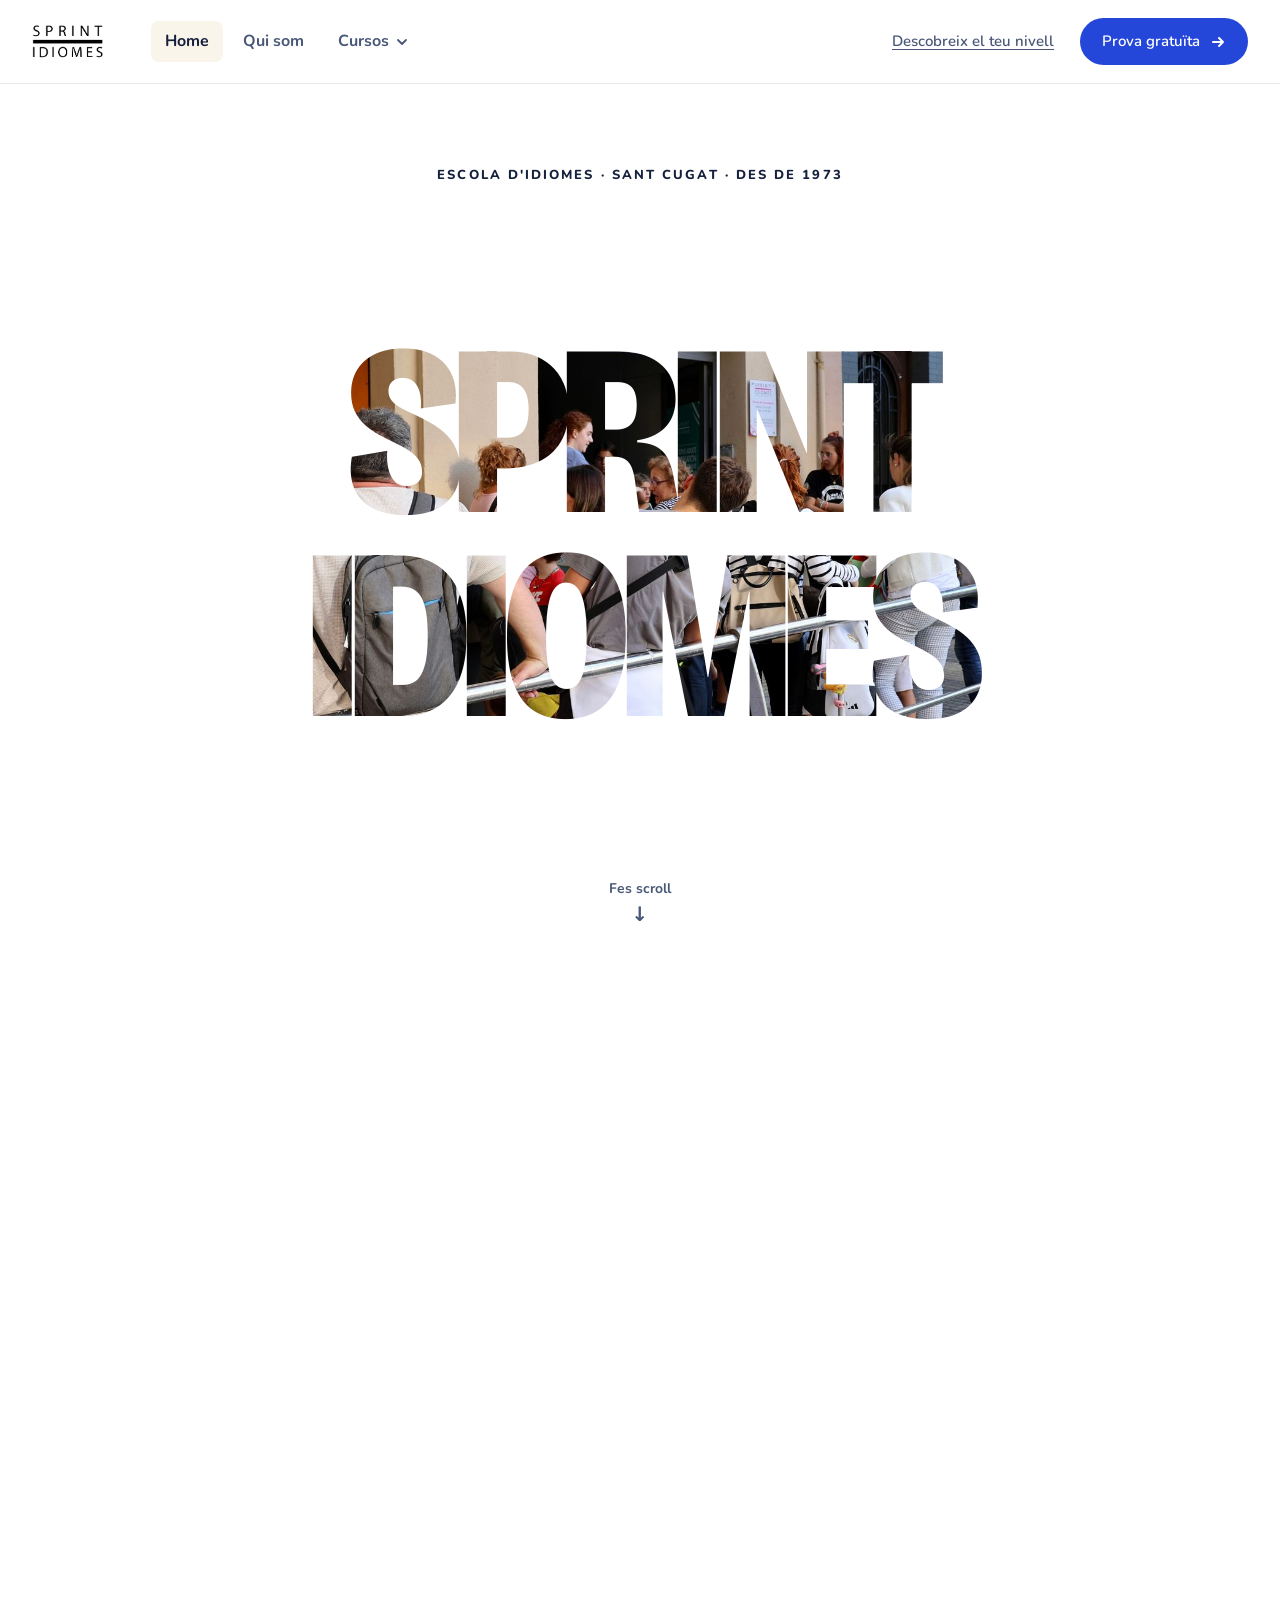
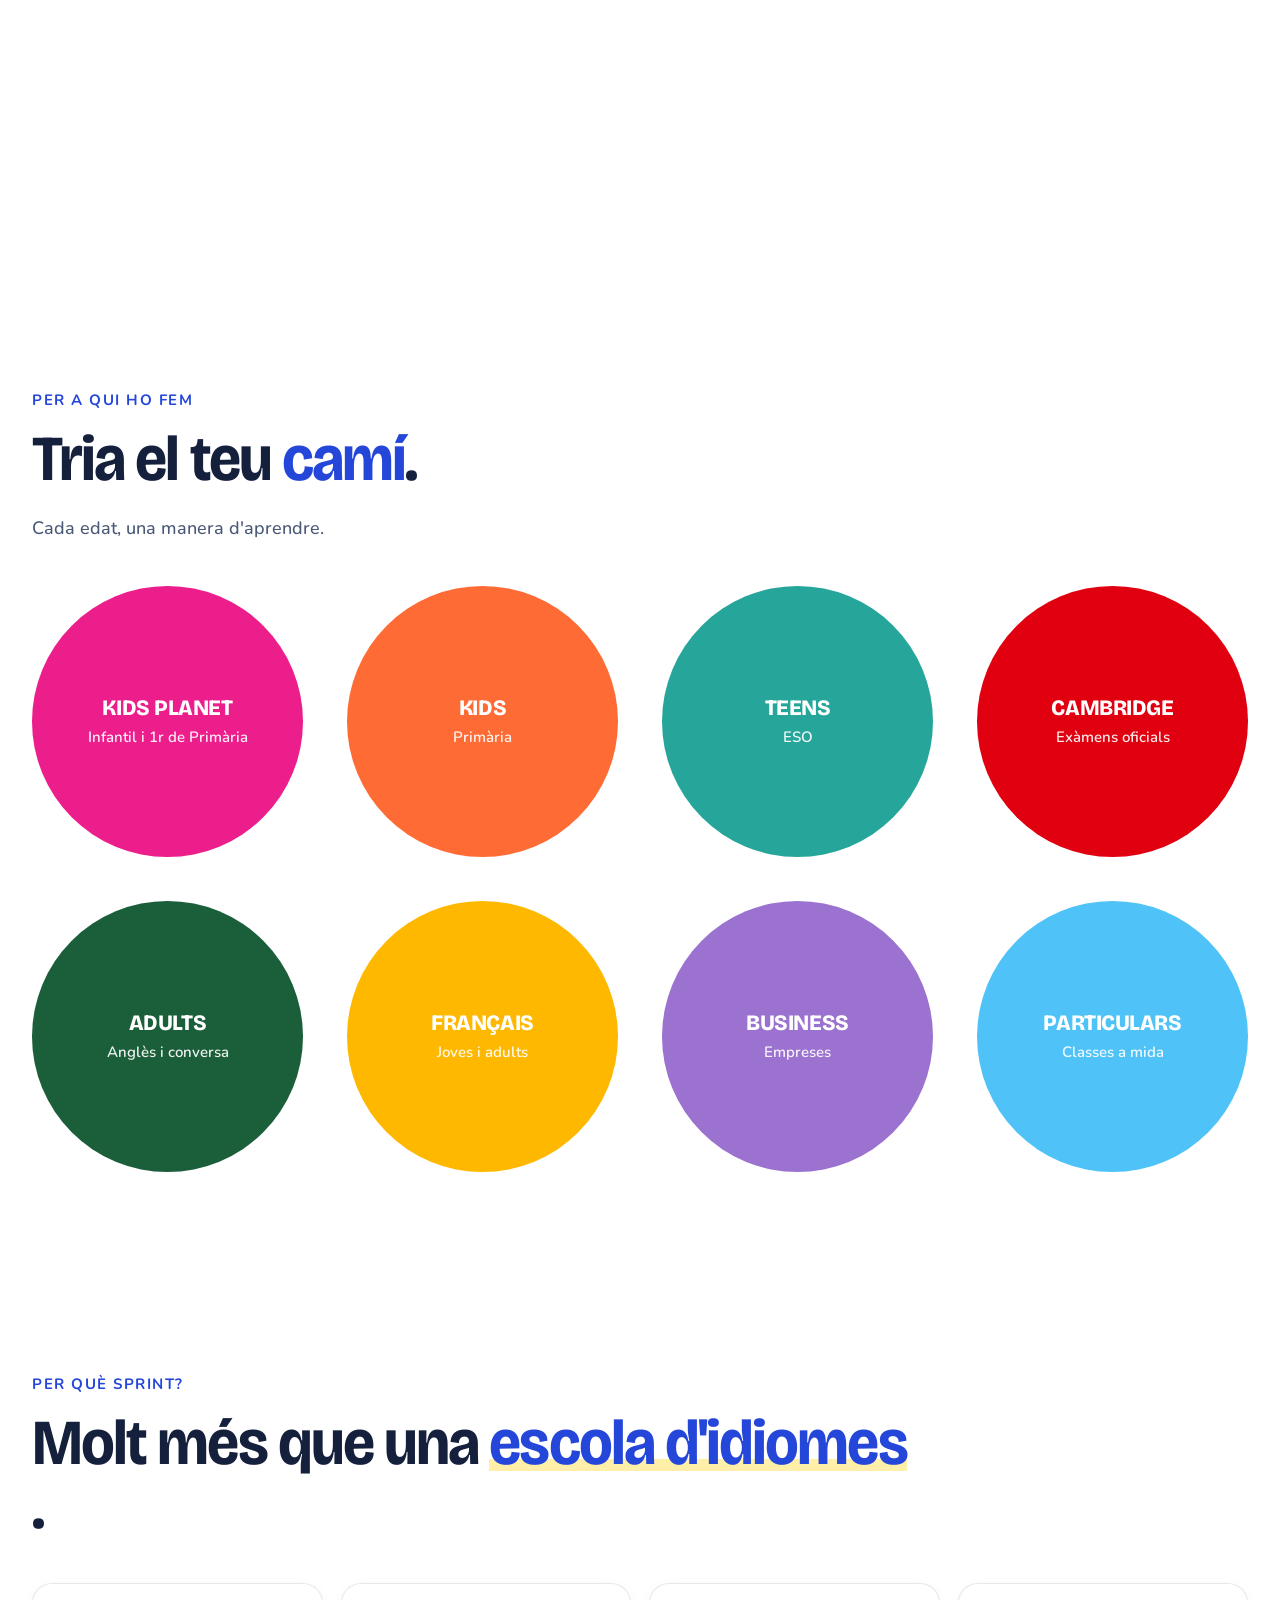
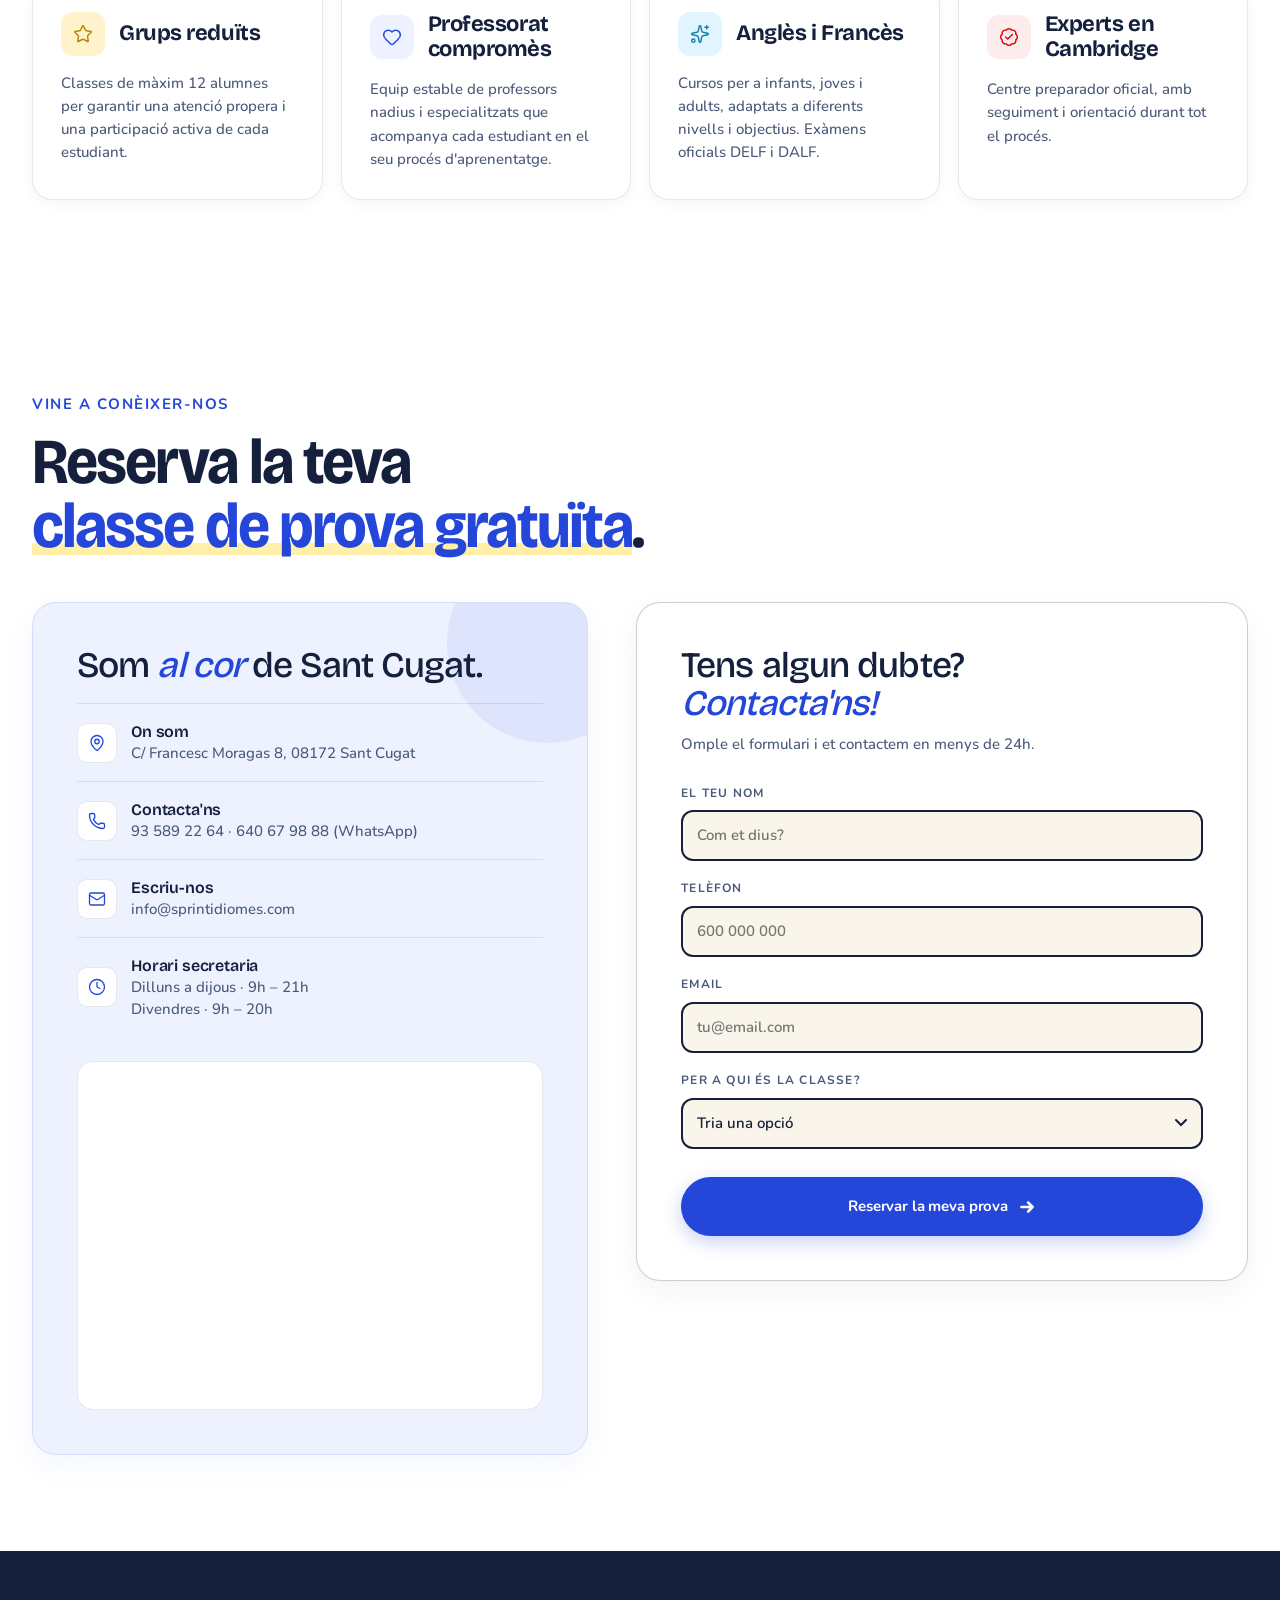
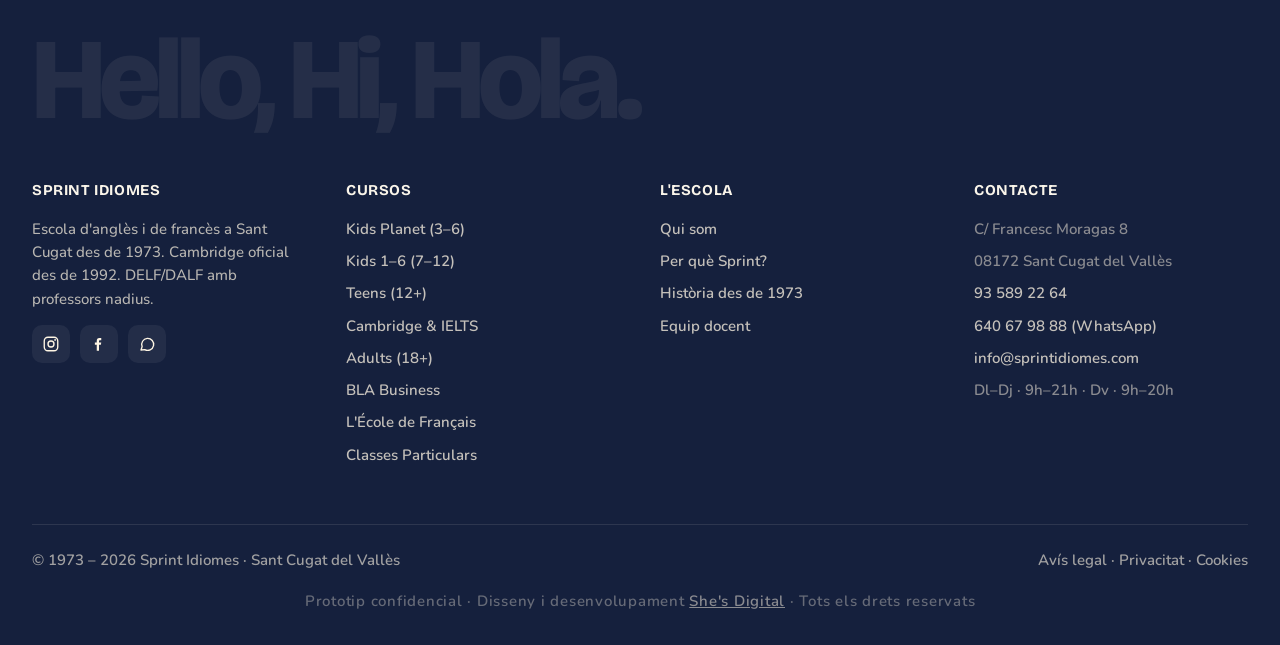
<file: index.html>
<!doctype html>
<html lang="ca">
<head>
<meta charset="utf-8" />
<meta name="viewport" content="width=device-width,initial-scale=1" />
<title>Sprint Idiomes · Escola d'anglès i de francès a Sant Cugat des de 1973</title>
<meta name="description" content="Anglès i francès per a nens, joves, adults i empreses a Sant Cugat. Kids, Teens, Adults, Cambridge, IELTS, DELF/DALF i BLA Business. 50 anys formant idiomes." />
<script>
  /* Si s'arriba amb una àncora (p.ex. des d'una altra pàgina cap a #contacte),
     evita l'scroll animat per tota la pàgina: salta a l'instant i recupera
     el scroll suau només per als clics posteriors dins la mateixa pàgina. */
  if (location.hash) {
    document.documentElement.style.scrollBehavior = 'auto';
    window.addEventListener('load', function () {
      setTimeout(function () { document.documentElement.style.scrollBehavior = ''; }, 0);
    });
  }
</script>
<link rel="preconnect" href="https://fonts.googleapis.com">
<link rel="preconnect" href="https://fonts.gstatic.com" crossorigin>
<link href="https://fonts.googleapis.com/css2?family=Bricolage+Grotesque:opsz,wdth,wght@12..96,75..100,300..700&family=Nunito:wght@400;500;600;700&display=swap" rel="stylesheet">
<style>
:root{
  --cream:#FAF5EA;
  --cream-2:#F1E9D5;
  --ink:#15203D;
  --ink-soft:#4A5878;
  --blue:#2547D9;
  --blue-soft:#3B5DE8;
  --yellow:#FFB800;
  --yellow-soft:#FFEFA8;
  --accent:#2547D9;
  --pink:#F2DACC;
  --sky:#D9E2EF;
  --mint:#D7E2D5;
  --violet:#DDD8EA;
  --line:rgba(21,32,61,.1);
  --line-strong:rgba(21,32,61,.22);
  --font-display:"Bricolage Grotesque",ui-sans-serif,system-ui,sans-serif;
  --font-body:"Nunito",ui-sans-serif,system-ui,sans-serif;
}
*{box-sizing:border-box;margin:0;padding:0}
html{scroll-behavior:smooth}
body{
  font-family:var(--font-body);
  background:#ffffff;
  color:var(--ink);
  line-height:1.55;
  font-size:16px;
  overflow-x:hidden;
  font-weight:500;
}
img{max-width:100%;display:block}
a{color:inherit;text-decoration:none}
button{font:inherit;cursor:pointer;border:none;background:none;color:inherit}

/* ---------- FOCUS (teclat) ---------- */
:focus-visible{outline:2px solid var(--yellow);outline-offset:3px;border-radius:inherit}

/* ---------- BG DECORATION ---------- */
.bg-shapes{display:none}

main, nav, footer{position:relative;z-index:1}

/* ---------- PORTADA CAMPANYA ---------- */
/* Carrusel de fotos — per canviar-les, substitueix els fitxers a img-portada/ */
.portada-slideshow{
  position:absolute;inset:0;
  z-index:0;
}
.portada-slide{
  position:absolute;inset:0;
  background-size:cover;
  background-position:center 35%;
  opacity:0;
  transition:opacity 1.8s ease-in-out;
}
.portada-slide.is-active{opacity:1}
.portada{
  position:relative;
  height:95vh;
  min-height:580px;
  max-height:980px;
  overflow:hidden;
  display:flex;
  flex-direction:column;
  justify-content:flex-end;
  /* Placeholder quan no hi ha imatge: gradient de marca amb profunditat */
  background:
    radial-gradient(ellipse 80% 60% at 70% 30%, rgba(37,71,217,.25) 0%, transparent 70%),
    linear-gradient(160deg, #060F36 0%, #0D1A55 45%, #111E60 100%);
}
/* Filigrana "1973" de fons — dona profunditat sense imatge */
.portada-deco{
  position:absolute;
  right:-20px;top:50%;
  transform:translateY(-55%);
  font-family:var(--font-display);
  font-size:clamp(180px,28vw,400px);
  font-weight:900;letter-spacing:-0.05em;line-height:1;
  color:rgba(255,255,255,.035);
  user-select:none;pointer-events:none;
  z-index:1;
}
.portada-overlay{
  position:absolute;inset:0;z-index:2;
  /* Trama suau: només enfosqueix la franja del text perquè la foto es vegi clara */
  background:
    linear-gradient(to top, rgba(6,15,54,.72) 0%, rgba(6,15,54,.38) 30%, rgba(6,15,54,0) 60%),
    linear-gradient(to right, rgba(6,15,54,.22) 0%, transparent 50%);
  pointer-events:none;
}
.portada-title,.portada-sub{text-shadow:0 2px 18px rgba(6,15,54,.45)}
.portada-badge{
  display:inline-flex;align-items:center;gap:8px;
  background:rgba(255,184,0,.1);
  border:1px solid rgba(255,184,0,.35);
  color:#FFD54F;
  font-family:var(--font-body);
  font-size:12px;font-weight:700;letter-spacing:.14em;text-transform:uppercase;
  border-radius:99px;padding:5px 14px;
  margin-bottom:18px;
  backdrop-filter:blur(6px);
}
.portada-dot{
  width:6px;height:6px;border-radius:50%;
  background:#FFD54F;
  animation:pd-pulse 2s ease-in-out infinite;
  flex-shrink:0;
}
@keyframes pd-pulse{0%,100%{opacity:1}50%{opacity:.25}}
.portada-title{
  font-family:var(--font-display);
  font-size:clamp(34px,4.6vw,64px);
  font-weight:900;letter-spacing:-0.03em;line-height:1.05;
  color:#fff;
  margin:0 0 22px;
  max-width:760px;
}
.portada-sub{
  font-family:var(--font-body);
  font-size:18px;font-weight:600;
  color:rgba(255,255,255,.92);
  margin:0 0 36px;
  max-width:640px;
}
/* Grup CTA: botó primari + link secundari */
.portada-cta-group{
  display:flex;align-items:center;gap:22px;
  flex-wrap:wrap;
  margin-bottom:28px;
}
.portada-ctas{display:flex;gap:14px;flex-wrap:wrap}
.portada-cta{
  display:inline-flex;align-items:center;gap:10px;
  background:var(--yellow);color:var(--ink);
  font-family:var(--font-body);font-size:15px;font-weight:800;
  border-radius:100px;padding:15px 28px;
  text-decoration:none;
  transition:background .2s,transform .15s,box-shadow .2s;
  white-space:nowrap;
}
.portada-cta span{display:inline-block;transition:transform .2s}
.portada-cta-ghost{
  display:inline-flex;align-items:center;gap:10px;
  color:#fff;
  font-family:var(--font-body);font-size:15px;font-weight:700;
  border:1.5px solid rgba(255,255,255,.55);
  border-radius:100px;padding:15px 28px;
  text-decoration:none;
  white-space:nowrap;
  transition:border-color .2s,background .2s;
}
.portada-cta-ghost:hover{border-color:#fff;background:rgba(255,255,255,.1)}
.portada-cta:hover{background:#FFD000;transform:translateY(-2px);box-shadow:0 8px 32px rgba(255,184,0,.45)}
.portada-cta:hover span{transform:translateX(4px)}
.portada-cta-sec{
  font-family:var(--font-body);font-size:15px;font-weight:600;
  color:rgba(255,255,255,.88);
  text-decoration:none;
  display:inline-flex;align-items:center;gap:6px;
  transition:color .2s;
  white-space:nowrap;
}
.portada-cta-sec:hover{color:rgba(255,255,255,.9)}
/* Tira de confiança sota el CTA */
.portada-trust{
  display:flex;align-items:center;
  flex-wrap:wrap;gap:0;
}
.portada-trust-item{
  font-family:var(--font-body);
  font-size:12px;
  color:rgba(255,255,255,.82);
  display:flex;align-items:center;gap:5px;
  line-height:1;
}
.portada-trust-item strong{color:rgba(255,255,255,.7);font-weight:700}
.portada-trust-sep{
  width:1px;height:14px;
  background:rgba(255,255,255,.12);
  margin:0 14px;
}
/* Indicador de scroll */
.portada-scroll{
  position:absolute;
  bottom:24px;left:50%;
  transform:translateX(-50%);
  z-index:4;
  display:flex;flex-direction:column;align-items:center;gap:5px;
  animation:pd-scroll 2.4s ease-in-out infinite;
  cursor:pointer;
}
.portada-scroll-dot{
  width:5px;height:5px;border-radius:50%;
  background:rgba(255,255,255,.5);
}
.portada-scroll svg{
  width:18px;height:18px;
  stroke:rgba(255,255,255,.35);
  display:block;
}
@keyframes pd-scroll{
  0%,100%{transform:translateX(-50%) translateY(0);opacity:.6}
  50%{transform:translateX(-50%) translateY(6px);opacity:.9}
}


/* ---------- SECTION ---------- */
section{padding:96px 32px;max-width:1480px;margin:0 auto;position:relative}
.eyebrow{
  font-family:var(--font-body);
  font-size:15px;
  color:var(--blue);
  font-weight:700;
  letter-spacing:.1em;
  text-transform:uppercase;
  display:inline-flex;align-items:center;gap:8px;
  margin-bottom:14px;
}
.section-title{
  font-family:var(--font-display);
  font-weight:700;
  font-size:clamp(36px,5vw,72px);
  line-height:1;
  letter-spacing:-0.03em;
  font-variation-settings:"wdth" 92;
  max-width:880px;
  margin-bottom:24px;
}
.section-title em{font-style:normal;color:var(--blue)}
.section-title .hl{
  position:relative;
  display:inline-block;
  font-style:normal;
  color:var(--blue);
}
.section-title .hl::after{
  content:"";position:absolute;
  left:0;right:0;bottom:.06em;
  height:.18em;
  background:var(--yellow-soft);
  z-index:-1;
}
.section-lead{font-size:18px;color:var(--ink-soft);max-width:580px;line-height:1.55;margin-top:14px}
.section-head{
  margin-bottom:44px;
}

/* ---------- AUDIENCE BUBBLES ---------- */
#per-a-qui{
  background:#fff;
  border-radius:40px;
  padding-top:64px;
  padding-bottom:64px;
  margin-top:40px;
  margin-bottom:40px;
}
.audience{
  display:grid;
  grid-template-columns:repeat(4,1fr);
  gap:44px;
  margin-top:32px;
}
.bubble{
  position:relative;
  aspect-ratio:1/1;
  width:100%;min-height:0;min-width:0;
  max-width:300px;margin:0 auto;
  border-radius:50%;
  border:none;
  display:flex;
  flex-direction:column;
  align-items:center;justify-content:center;
  text-align:center;padding:18px 14px;
  box-shadow:none;
  transition:transform .2s ease;
  cursor:pointer;
  color:#fff;
}
.bubble:hover{
  transform:scale(1.04);
}
.bubble .b-name{
  font-family:var(--font-display);
  font-weight:800;
  font-size:22px;
  line-height:1.05;
  letter-spacing:-0.02em;
  color:inherit;
  font-variation-settings:"wdth" 95;
  text-transform:uppercase;
}
.bubble .b-sub{
  font-family:var(--font-body);
  font-weight:600;
  font-size:15px;
  line-height:1.25;
  margin-top:8px;
  color:inherit;
  opacity:.92;
  max-width:85%;
}
.bubble.a1{background:#EC1E8C}
.bubble.a2{background:#FF6B35}
.bubble.a3{background:#26A69A}
.bubble.a4{background:#1B5E3A}
.bubble.a5{background:#E1000F}
.bubble.a6{background:#FFB800}
.bubble.a7{background:#9B72CF}
.bubble.a9{background:#4FC3F7}


/* ---------- WHY US ---------- */
.why{
  display:grid;grid-template-columns:repeat(4,1fr);gap:18px;margin-top:24px;
}
.why-card{
  position:relative;
  background:#fff;border:1px solid var(--line);
  border-radius:20px;padding:28px;
  box-shadow:0 4px 14px rgba(21,32,61,.04);
  transition:transform .25s, box-shadow .25s, border-color .25s;
}
.why-card:hover{transform:translateY(-4px);box-shadow:0 14px 32px rgba(21,32,61,.09);border-color:var(--line-strong)}
.why-head{display:flex;align-items:center;gap:14px;margin-bottom:16px}
.why-card .icon{
  width:44px;height:44px;border-radius:12px;
  display:grid;place-items:center;
  background:var(--cream-2);
  color:var(--blue);
  flex-shrink:0;
}
.why-card.w1 .icon{background:#FFF3CC;color:#B8860B}
.why-card.w2 .icon{background:#EEF1FF;color:var(--blue)}
.why-card.w3 .icon{background:#E0F5FF;color:#1880A8}
.why-card.w4 .icon{background:#FDECEC;color:#E1000F}
.why-card:hover .icon{transform:scale(1.05);transition:transform .25s}
.why-card h3{
  font-family:var(--font-display);
  font-weight:700;font-size:22px;line-height:1.15;
  letter-spacing:-0.02em;margin:0;
}
.why-card p{font-size:15px;color:var(--ink-soft);line-height:1.55}

/* ---------- COURSES ---------- */
.courses-grid{
  display:grid;
  grid-template-columns:repeat(12,1fr);
  gap:20px;
}
.course{
  position:relative;
  background:#fff;
  border:1px solid var(--line);
  border-radius:20px;
  padding:30px;
  min-height:300px;
  display:flex;flex-direction:column;justify-content:space-between;
  transition:transform .3s ease, box-shadow .3s ease, border-color .3s ease;
  box-shadow:0 4px 16px rgba(21,32,61,.04);
  overflow:hidden;
}
.course:hover{transform:translateY(-5px);box-shadow:0 16px 36px rgba(21,32,61,.1);border-color:var(--line-strong)}
.course .c-tag{
  display:inline-flex;align-items:center;gap:6px;
  background:var(--cream-2);color:var(--ink);
  font-size:12px;font-weight:700;letter-spacing:.1em;text-transform:uppercase;
  padding:5px 10px;border-radius:100px;
  align-self:flex-start;
  border:1px solid var(--line);
}
.course .c-age{
  font-family:var(--font-display);
  font-style:italic;
  font-size:15px;font-weight:600;color:var(--blue);
  margin-top:12px;line-height:1;
  letter-spacing:-0.01em;
  text-transform:uppercase;
  opacity:.85;
}
.course .c-title{
  font-family:var(--font-display);
  font-weight:600;font-size:36px;line-height:1.02;
  letter-spacing:-0.025em;
  margin-top:14px;
  font-variation-settings:"wdth" 92;
  color:var(--ink);
}
.course .c-desc{
  margin-top:14px;font-size:15px;color:var(--ink-soft);line-height:1.55;
}
.course .c-foot{
  display:flex;justify-content:space-between;align-items:flex-end;
  margin-top:24px;
}
.course .c-pills{display:flex;gap:6px;flex-wrap:wrap}
.course .c-pills span{
  background:var(--cream-2);
  font-size:12px;font-weight:700;letter-spacing:.06em;text-transform:uppercase;
  padding:5px 9px;border-radius:100px;color:var(--ink-soft);
}
.course .c-arrow{
  width:44px;height:44px;border-radius:50%;
  border:1px solid var(--line-strong);background:#fff;
  display:grid;place-items:center;
  font-size:18px;font-weight:600;color:var(--ink);
  transition:all .25s;
}
.course:hover .c-arrow{background:var(--blue);color:#fff;border-color:var(--blue);transform:rotate(-45deg)}
/* Cards — colores alineados con globos */
.c-kids{
  grid-column:span 4;
  background:linear-gradient(160deg,#FFE4F0 0%,#fff 55%);
  border-top:4px solid #EC1E8C;
}
.c-kids .c-age{color:#EC1E8C}
.c-kids .c-pills span{background:#FFE4F0;color:#C4507A}
.c-kids:hover .c-arrow{background:#EC1E8C;border-color:#EC1E8C;color:#fff}

.c-teens{
  grid-column:span 4;
  background:linear-gradient(160deg,#FFE8DE 0%,#fff 55%);
  border-top:4px solid #FF6B35;
}
.c-teens .c-age{color:#FF6B35}
.c-teens .c-pills span{background:#FFE8DE;color:#C44E1A}
.c-teens:hover .c-arrow{background:#FF6B35;border-color:#FF6B35;color:#fff}

.c-adults{
  grid-column:span 4;
  background:linear-gradient(160deg,#DDF4FF 0%,#fff 55%);
  border-top:4px solid #4FC3F7;
}
.c-adults .c-age{color:#2AABE0}
.c-adults .c-pills span{background:#DDF4FF;color:#1880A8}
.c-adults:hover .c-arrow{background:#4FC3F7;border-color:#4FC3F7;color:#fff}

.c-cambridge{
  grid-column:span 4;
  background:linear-gradient(135deg,#6B3FAA 0%,#3D2080 100%);
  color:#fff;border-color:transparent;
}
.c-cambridge .c-tag{background:rgba(255,255,255,.12);color:#fff;border-color:rgba(255,255,255,.18)}
.c-cambridge .c-desc{color:rgba(255,255,255,.72)}
.c-cambridge .c-title{color:#fff}
.c-cambridge .c-pills span{background:rgba(255,255,255,.18);color:#D4B8FF;border:1px solid rgba(212,184,255,.2)}
.c-cambridge .c-arrow{background:rgba(255,255,255,.1);border-color:rgba(255,255,255,.2);color:#fff}
.c-cambridge .c-age{color:#D4B8FF}
.c-cambridge:hover{box-shadow:0 16px 36px rgba(107,63,170,.4)}
.c-cambridge:hover .c-arrow{background:#D4B8FF;color:#3D2080;border-color:#D4B8FF}

.c-adults-main{
  grid-column:span 4;
  background:linear-gradient(160deg,#DFF3E0 0%,#fff 55%);
  border-top:4px solid #1B5E3A;
}
.c-adults-main .c-age{color:#1B5E3A}
.c-adults-main .c-pills span{background:#DFF3E0;color:#2E7D3A}
.c-adults-main:hover .c-arrow{background:#1B5E3A;border-color:#1B5E3A;color:#fff}

.c-business{
  grid-column:span 4;
  background:linear-gradient(135deg,#3D1F5C 0%,#9B72CF 60%,#1A0B2E 100%);
  color:#fff;
  border-color:transparent;
}
.c-business .c-tag{background:rgba(255,255,255,.12);color:#fff;border-color:rgba(255,255,255,.18)}
.c-business .c-age{color:#D8B4FE;opacity:1}
.c-business .c-title{color:#fff}
.c-business .c-desc{color:rgba(255,255,255,.75)}
.c-business .c-pills span{background:rgba(255,255,255,.18);color:#D8B4FE;border:1px solid rgba(216,180,254,.25)}
.c-business .c-arrow{background:rgba(255,255,255,.12);border-color:rgba(255,255,255,.2);color:#fff;width:52px;height:52px;font-size:22px}
.c-business:hover{box-shadow:0 16px 40px rgba(107,15,51,.45)}
.c-business:hover .c-arrow{background:#D8B4FE;color:#3D1F5C;border-color:#D8B4FE}
.c-french{
  grid-column:span 4;
  background:linear-gradient(135deg,#1220A0 0%,#2547D9 65%,#1A38C4 100%);
  color:#fff;border-color:transparent;
}
.c-french .c-tag{background:rgba(255,255,255,.12);color:#fff;border-color:rgba(255,255,255,.18)}
.c-french .c-age{color:#FFEFA8}
.c-french .c-title{color:#fff}
.c-french .c-desc{color:rgba(255,255,255,.78)}
.c-french .c-pills span{background:rgba(255,255,255,.1);color:rgba(255,255,255,.9)}
.c-french .c-arrow{background:rgba(255,255,255,.12);border-color:rgba(255,255,255,.2);color:#fff}
.c-french:hover{box-shadow:0 20px 48px rgba(18,32,160,.4);border-color:transparent}
.c-french:hover .c-arrow{background:#FFEFA8;color:var(--ink);border-color:#FFEFA8}
.c-french-inner{display:grid;grid-template-columns:1fr 1fr 1fr;gap:24px;margin-top:20px}
.c-french-pill{
  background:rgba(255,255,255,.06);border:1px solid rgba(255,255,255,.14);
  border-radius:14px;padding:16px 20px;
}
.c-french-pill .fp-label{font-size:12px;font-weight:700;letter-spacing:.1em;text-transform:uppercase;color:rgba(255,255,255,.5);margin-bottom:6px}
.c-french-pill .fp-val{font-family:var(--font-display);font-weight:600;font-size:18px;color:#fff;letter-spacing:-0.01em}


/* ---------- CONTACT ---------- */
.contact{
  display:grid;grid-template-columns:1fr 1.1fr;gap:48px;align-items:start;
}
.contact-info-card{
  background:#EEF2FF;border:1px solid rgba(37,71,217,.12);
  border-radius:24px;padding:44px;
  box-shadow:0 10px 30px rgba(37,71,217,.05);
  position:relative;overflow:hidden;
}
.contact-info-card::before{
  content:"";position:absolute;
  top:-60px;right:-60px;width:200px;height:200px;border-radius:50%;
  background:var(--blue);opacity:.08;
}
.contact-info-card h3{
  font-family:var(--font-display);font-weight:500;
  font-size:36px;line-height:1.05;letter-spacing:-0.025em;
  margin-bottom:18px;position:relative;
}
.contact-info-card h3 em{font-style:italic;color:var(--blue);font-weight:500}
.contact-info-card .info-text{
  font-size:16px;color:var(--ink-soft);margin-bottom:28px;
  position:relative;line-height:1.55;
}
.info-block{
  position:relative;
  padding:16px 0;
  border-top:1px solid var(--line);
  display:flex;align-items:center;gap:14px;
}
.info-block:last-child{border-bottom:1px solid var(--line)}
.info-block .ico{
  width:40px;height:40px;border-radius:10px;
  background:#fff;border:1px solid var(--line);
  display:grid;place-items:center;font-size:16px;
  flex-shrink:0;color:var(--blue);
}
.info-block .info-text-block{font-size:15px;color:var(--ink-soft);line-height:1.45}
.info-block .info-text-block strong{
  display:block;font-family:var(--font-display);
  font-weight:600;color:var(--ink);font-size:16px;letter-spacing:-0.01em;
}
.info-block a:hover{color:var(--blue)}
.info-map{
  position:relative;
  margin-top:24px;
  border-radius:16px;overflow:hidden;
  border:1px solid var(--line);
  background:#fff;
  aspect-ratio:4/3;
}
.info-map iframe{display:block;width:100%;height:100%;border:0}

.contact-form{
  background:#fff;border:1px solid var(--line-strong);
  border-radius:24px;padding:44px;
  box-shadow:0 10px 30px rgba(21,32,61,.05);
  position:relative;overflow:hidden;
}
.contact-form .scribble-deco{display:none}
.contact-form h3{
  font-family:var(--font-display);font-weight:500;
  font-size:36px;line-height:1.05;letter-spacing:-0.025em;
  margin-bottom:10px;max-width:380px;
}
.contact-form h3 em{font-style:italic;color:var(--blue);font-weight:500}
.contact-form .lead{font-size:15px;color:var(--ink-soft);margin-bottom:28px;line-height:1.5}
.field{margin-bottom:18px}
.field label{
  font-size:12px;font-weight:700;letter-spacing:.1em;text-transform:uppercase;
  color:var(--ink-soft);display:block;margin-bottom:8px;
}
.field input,.field select,.field textarea{
  width:100%;background:var(--cream);
  border:2px solid var(--ink);
  border-radius:12px;
  font:inherit;font-size:15px;font-weight:600;color:var(--ink);
  padding:12px 14px;outline:none;
  transition:all .2s;
}
.field input:focus,.field select:focus,.field textarea:focus{
  background:#fff;
  box-shadow:0 0 0 3px var(--yellow);
}
.field select{
  appearance:none;cursor:pointer;
  background-image:url("data:image/svg+xml;utf8,<svg xmlns='http://www.w3.org/2000/svg' width='12' height='8' viewBox='0 0 12 8'><path d='M1 1l5 5 5-5' stroke='%231F1B3A' stroke-width='2' fill='none' stroke-linecap='round'/></svg>");
  background-repeat:no-repeat;background-position:right 14px center;
  padding-right:36px;
}
.btn-submit{
  width:100%;
  background:var(--blue);color:#fff;
  padding:18px;border-radius:100px;
  font-size:15px;font-weight:700;letter-spacing:-0.01em;
  border:none;
  box-shadow:0 6px 18px rgba(37,71,217,.25);
  margin-top:10px;
  transition:all .2s;
  display:inline-flex;justify-content:center;align-items:center;gap:10px;
}
.btn-submit:hover{transform:translateY(-2px);box-shadow:0 12px 28px rgba(37,71,217,.35);background:var(--blue-soft)}
.btn-submit:active{transform:translateY(0);box-shadow:0 3px 10px rgba(37,71,217,.2)}

/* ---------- RESPONSIVE ---------- */
@media (max-width:960px){
  .portada{height:85vh;min-height:520px}
  .portada-content{padding:0 22px 56px}
  .portada-deco{font-size:clamp(120px,22vw,260px);right:-10px}
  .portada-trust{gap:0}
  .nav-links{display:none}
  .nav-cta .btn-ghost{display:none}
  .hero-grid{grid-template-columns:1fr}
  .hero-body-row{flex-direction:column;align-items:flex-start;gap:24px}
  .hero-meta-row{grid-template-columns:repeat(2,1fr)}
  .meta-stat:nth-child(2){border-right:none;padding-right:0}
  .meta-stat:nth-child(3){padding-left:0;border-right:1px solid var(--line)}
  .hero{padding:32px 22px 40px}
  section{padding:64px 22px}
  .audience{grid-template-columns:repeat(4,1fr);gap:12px}
  .bubble .b-name{font-size:15px}
  .bubble .b-sub{font-size:12px;margin-top:4px}
  .why{grid-template-columns:1fr 1fr;gap:14px}
  .courses-grid > *{grid-column:span 12 !important}
  .heritage{grid-template-columns:1fr;gap:40px}
  .heritage-left{padding:32px}
  .t-grid{grid-template-columns:1fr}
  .contact{grid-template-columns:1fr;gap:24px}
  .contact-info-card,.contact-form{padding:30px}
}
@media (max-width:520px){
  .portada{height:88vh}
  .portada-cta-group{flex-direction:column;align-items:flex-start;gap:14px}
  .portada-trust-sep{margin:0 10px}
  .portada-trust-item{font-size:12px}
  .portada-deco{display:none}
  .audience{grid-template-columns:1fr 1fr}
  .why{grid-template-columns:1fr}
  .hero-meta-row{gap:20px}
  .nav-inner{padding:14px 22px}
}

/* ---------- PORTADA "SPRINT IDIOMES" ----------
   El nom de l'escola, ple de fotos, creix en fer scroll fins que la foto omple la pantalla
   i apareix el títol. Les fotos fan un zoom lent (Ken Burns). */
.portada-slide{transform:scale(1.1);transition:opacity 1.8s ease-in-out, transform 7s linear}
.portada-slide.is-active{transform:scale(1)}
.hB-pin{position:relative;height:200vh}
.hB{position:sticky;top:0;height:100vh;overflow:hidden;background:#060F36}
.hB .portada-slideshow{position:absolute;inset:0}
.hB-shade{position:absolute;inset:0;z-index:2;opacity:0;pointer-events:none;
  background:linear-gradient(to top, rgba(6,15,54,.72) 0%, rgba(6,15,54,.38) 30%, rgba(6,15,54,0) 60%)}
.hB-mask{position:absolute;inset:0;z-index:3;background:#fff;mix-blend-mode:screen;
  display:flex;align-items:center;justify-content:center;pointer-events:none;will-change:transform}
.hB-mask .w{font-family:var(--font-display);font-weight:800;color:#000;
  font-size:min(19vw,29vh);letter-spacing:-0.045em;line-height:.84;white-space:nowrap;text-align:center;display:block;
  font-variation-settings:"wdth" 85}
.hB-top{position:absolute;left:0;right:0;top:9vh;z-index:4;text-align:center;
  font-family:var(--font-body);font-weight:800;letter-spacing:.16em;text-transform:uppercase;font-size:13px;color:var(--ink)}
.hB-hint{position:absolute;left:0;right:0;bottom:6vh;z-index:4;text-align:center;
  font-family:var(--font-body);font-weight:700;font-size:14px;color:var(--ink-soft)}
.hB-hint i{display:block;font-style:normal;font-size:20px;animation:pd-bob 1.6s ease-in-out infinite}
@keyframes pd-bob{50%{transform:translateY(6px)}}
.hB-content{position:absolute;left:0;right:0;bottom:0;z-index:5;opacity:0;transform:translateY(30px);
  max-width:1480px;margin:0 auto;padding:0 32px 72px;pointer-events:none}
.hB-content.live{pointer-events:auto}
.hB .portada-title{max-width:820px}
@media (max-width:960px){.hB-content{padding:0 22px 56px}}
@media (max-width:700px){.hB-mask .w{font-size:min(25vw,29vh)}}
@media (prefers-reduced-motion:reduce){
  .hB-pin{height:auto}.hB{position:relative;height:90vh}
  .hB-mask,.hB-top,.hB-hint{display:none}.hB-shade{opacity:1}
  .hB-content{opacity:1;transform:none;pointer-events:auto}
  .portada-slide,.portada-slide.is-active{transform:none;transition:opacity 1s}
}

</style>

  <!-- SEO: Open Graph -->
  <meta property="og:type" content="website">
  <meta property="og:locale" content="ca_ES">
  <meta property="og:site_name" content="Sprint Idiomes">
  <meta property="og:url" content="https://www.sprintidiomes.com/">
  <meta property="og:title" content="Sprint Idiomes · Escola d'anglès i de francès a Sant Cugat des de 1973">
  <meta property="og:description" content="Anglès i francès per a nens, joves, adults i empreses a Sant Cugat del Vallès. Kids, Teens, Cambridge, Adults, Business i cursos d'estiu.">
  <meta property="og:image" content="https://www.sprintidiomes.com/assets/images/og-sprint-idiomes.jpg">
  <meta property="og:image:width" content="1200">
  <meta property="og:image:height" content="630">
  <!-- SEO: Twitter Card -->
  <meta name="twitter:card" content="summary_large_image">
  <meta name="twitter:title" content="Sprint Idiomes · Escola d'anglès i de francès a Sant Cugat des de 1973">
  <meta name="twitter:description" content="Anglès i francès a Sant Cugat des de 1973. Kids, Teens, Cambridge, Adults i Business.">
  <meta name="twitter:image" content="https://www.sprintidiomes.com/assets/images/og-sprint-idiomes.jpg">
  <!-- SEO: Canonical -->
  <link rel="canonical" href="https://www.sprintidiomes.com/">
  <!-- SEO: Robots -->
  <meta name="robots" content="index, follow">
  <!-- SEO: Schema.org JSON-LD -->
  <script type="application/ld+json">
{
  "@context": "https://schema.org",
  "@graph": [
    {
      "@type": "LanguageSchool",
      "@id": "https://www.sprintidiomes.com/#school",
      "name": "Sprint Idiomes",
      "description": "Escola d'anglès i de francès a Sant Cugat del Vallès des de 1973. Kids Planet, Kids, Teens, Cambridge, Adults, Business i cursos d'estiu.",
      "url": "https://www.sprintidiomes.com",
      "telephone": "+34935892264",
      "email": "info@sprintidiomes.com",
      "foundingDate": "1973",
      "address": {
        "@type": "PostalAddress",
        "streetAddress": "C/ Francesc Moragas 8",
        "addressLocality": "Sant Cugat del Vallès",
        "postalCode": "08172",
        "addressRegion": "Catalunya",
        "addressCountry": "ES"
      },
      "geo": {
        "@type": "GeoCoordinates",
        "latitude": 41.4728,
        "longitude": 2.085
      },
      "openingHoursSpecification": [
        {
          "@type": "OpeningHoursSpecification",
          "dayOfWeek": [
            "Monday",
            "Tuesday",
            "Wednesday",
            "Thursday"
          ],
          "opens": "09:00",
          "closes": "21:00"
        },
        {
          "@type": "OpeningHoursSpecification",
          "dayOfWeek": "Friday",
          "opens": "09:00",
          "closes": "20:00"
        }
      ],
      "availableLanguage": [
        {
          "@type": "Language",
          "name": "English"
        },
        {
          "@type": "Language",
          "name": "French"
        }
      ],
      "sameAs": [
        "https://www.instagram.com/sprintidiomes",
        "https://www.facebook.com/sprintidiomes"
      ]
    },
    {
      "@type": "WebSite",
      "@id": "https://www.sprintidiomes.com/#website",
      "url": "https://www.sprintidiomes.com",
      "name": "Sprint Idiomes",
      "inLanguage": "ca"
    }
  ]
}
  </script>
</head>
<body>

<div class="bg-shapes">
  <span class="blob b1"></span>
  <span class="blob b2"></span>
  <span class="blob b3"></span>
</div>

<script src="nav.js?v=18"></script>

<!-- =================== PORTADA CAMPANYA ===================
     Carrusel de fotos reals de l'escola (carpeta img-portada/).
     Per canviar-les o reordenar-les: edita els divs .portada-slide d'aquí sota.
     Campanyes: Setembre 2026 / Gener 2027 / Abril 2027
     ===================================================== -->
<div class="hB-pin">
<div class="hB">
  <div class="portada-slideshow" aria-hidden="true">
    <div class="portada-slide is-active" style="background-image:url('img-portada/sprint-entrada.jpg')"></div>
    <div class="portada-slide" style="background-image:url('img-portada/adults-1.jpg')"></div>
    <div class="portada-slide" style="background-image:url('img-portada/kids-2.jpg')"></div>
    <div class="portada-slide" style="background-image:url('img-portada/teens-1.jpg')"></div>
    <div class="portada-slide" style="background-image:url('img-portada/adults-2.jpg')"></div>
    <div class="portada-slide" style="background-image:url('img-portada/kids-3.jpg')"></div>
    <div class="portada-slide" style="background-image:url('img-portada/teens-4.jpg')"></div>
  </div>
  <div class="hB-shade"></div>
  <div class="hB-mask" aria-hidden="true"><span class="w">SPR<span class="o">I</span>NT<br>IDIOMES</span></div>
  <div class="hB-top" aria-hidden="true">Escola d'idiomes · Sant Cugat · des de 1973</div>
  <div class="hB-hint" aria-hidden="true">Fes scroll<i>↓</i></div>
  <div class="hB-content">
    <span class="portada-badge"><span class="portada-dot"></span>Curs 2026–2027 · Places limitades</span>
    <h1 class="portada-title">Aprendre idiomes<br>obre portes.</h1>
    <p class="portada-sub">Acompanyem infants, joves i adults en l'aprenentatge d'idiomes a Sant Cugat del Vallès des de 1973.</p>
    <div class="portada-ctas">
      <a href="cursos.html" class="portada-cta">Coneix els nostres cursos <span>→</span></a>
      <a href="#contacte" class="portada-cta-ghost">Prova una classe gratuïta →</a>
    </div>
  </div>
</div>
</div>
<script>
(function(){
  var slides = document.querySelectorAll('.portada-slide');
  if(slides.length < 2) return;
  var current = 0;
  setInterval(function(){
    slides[current].classList.remove('is-active');
    current = (current + 1) % slides.length;
    slides[current].classList.add('is-active');
  }, 5000);
})();
</script>
<script>
(function(){
  if (matchMedia('(prefers-reduced-motion: reduce)').matches) return;
  var pin = document.querySelector('.hB-pin'), mask = document.querySelector('.hB-mask'),
      o = mask.querySelector('.o'), shade = document.querySelector('.hB-shade'),
      content = document.querySelector('.hB-content'),
      hint = document.querySelector('.hB-hint'), top = document.querySelector('.hB-top');
  function origin(){
    mask.style.transform = 'none';
    var m = mask.getBoundingClientRect(), r = o.getBoundingClientRect();
    mask.style.transformOrigin = (r.left - m.left + r.width/2) + 'px ' + (r.top - m.top + r.height/2) + 'px';
    update();
  }
  function clamp(v){ return Math.max(0, Math.min(1, v)); }
  function update(){
    var range = pin.offsetHeight - innerHeight;
    var p = clamp(-pin.getBoundingClientRect().top / range);
    var z = clamp(p / .7);
    mask.style.transform = 'scale(' + Math.pow(80, Math.pow(z, 1.4)) + ')';
    mask.style.opacity = 1 - clamp((p - .6) / .12);
    hint.style.opacity = top.style.opacity = 1 - clamp(p * 6);
    var c = clamp((p - .62) / .25);
    content.style.opacity = c; shade.style.opacity = c;
    content.style.transform = 'translateY(' + (30 * (1 - c)) + 'px)';
    content.classList.toggle('live', c > .5);
  }
  addEventListener('scroll', function(){ requestAnimationFrame(update); }, {passive:true});
  addEventListener('resize', origin);
  (document.fonts ? document.fonts.ready : Promise.resolve()).then(origin);
  origin();
})();
</script>

<!-- =================== AUDIENCE BUBBLES =================== -->
<section id="per-a-qui">
  <div class="section-head">
    <div>
      <span class="eyebrow">Per a qui ho fem</span>
      <h2 class="section-title">Tria el teu <span class="hl">camí</span>.</h2>
    </div>
    <p class="section-lead">Cada edat, una manera d'aprendre.</p>
  </div>

  <div class="audience">
    <a href="kids-planet.html" class="bubble a1">
      <div class="b-name">Kids Planet</div>
      <div class="b-sub">Infantil i 1r de Primària</div>
    </a>
    <a href="kids.html" class="bubble a2">
      <div class="b-name">Kids</div>
      <div class="b-sub">Primària</div>
    </a>
    <a href="teens.html" class="bubble a3">
      <div class="b-name">Teens</div>
      <div class="b-sub">ESO</div>
    </a>
    <a href="cambridge.html" class="bubble a5">
      <div class="b-name">Cambridge</div>
      <div class="b-sub">Exàmens oficials</div>
    </a>
    <a href="adults.html" class="bubble a4">
      <div class="b-name">Adults</div>
      <div class="b-sub">Anglès i conversa</div>
    </a>
    <a href="frances.html" class="bubble a6">
      <div class="b-name">Français</div>
      <div class="b-sub">Joves i adults</div>
    </a>
    <a href="business.html" class="bubble a7">
      <div class="b-name">Business</div>
      <div class="b-sub">Empreses</div>
    </a>
    <a href="particular.html" class="bubble a9">
      <div class="b-name">Particulars</div>
      <div class="b-sub">Classes a mida</div>
    </a>
  </div>
</section>

<!-- =================== WHY US =================== -->
<section id="perque">
  <div class="section-head">
    <div>
      <span class="eyebrow">Per què Sprint?</span>
      <h2 class="section-title">Molt més que una <span class="hl">escola d'idiomes</span>.</h2>
    </div>
  </div>

  <div class="why">
    <article class="why-card w1">
      <div class="why-head">
        <div class="icon"><svg width="20" height="20" viewBox="0 0 24 24" fill="none" stroke="currentColor" stroke-width="1.75" stroke-linecap="round" stroke-linejoin="round"><path d="M11.525 2.295a.53.53 0 0 1 .95 0l2.31 4.679a2.123 2.123 0 0 0 1.595 1.16l5.166.756a.53.53 0 0 1 .294.904l-3.736 3.638a2.123 2.123 0 0 0-.611 1.878l.882 5.14a.53.53 0 0 1-.771.56l-4.618-2.428a2.122 2.122 0 0 0-1.973 0L6.396 21.01a.53.53 0 0 1-.77-.56l.881-5.139a2.122 2.122 0 0 0-.611-1.879L2.16 9.795a.53.53 0 0 1 .294-.906l5.165-.755a2.122 2.122 0 0 0 1.597-1.16z"/></svg></div>
        <h3>Grups reduïts</h3>
      </div>
      <p>Classes de màxim 12 alumnes per garantir una atenció propera i una participació activa de cada estudiant.</p>
    </article>
    <article class="why-card w2">
      <div class="why-head">
        <div class="icon"><svg width="20" height="20" viewBox="0 0 24 24" fill="none" stroke="currentColor" stroke-width="1.75" stroke-linecap="round" stroke-linejoin="round"><path d="M2 9.5a5.5 5.5 0 0 1 9.591-3.676.56.56 0 0 0 .818 0A5.49 5.49 0 0 1 22 9.5c0 2.29-1.5 4-3 5.5l-5.492 5.313a2 2 0 0 1-3 .019L5 15c-1.5-1.5-3-3.2-3-5.5"/></svg></div>
        <h3>Professorat compromès</h3>
      </div>
      <p>Equip estable de professors nadius i especialitzats que acompanya cada estudiant en el seu procés d'aprenentatge.</p>
    </article>
    <article class="why-card w3">
      <div class="why-head">
        <div class="icon"><svg width="20" height="20" viewBox="0 0 24 24" fill="none" stroke="currentColor" stroke-width="1.75" stroke-linecap="round" stroke-linejoin="round"><path d="M11.017 2.814a1 1 0 0 1 1.966 0l1.051 5.558a2 2 0 0 0 1.594 1.594l5.558 1.051a1 1 0 0 1 0 1.966l-5.558 1.051a2 2 0 0 0-1.594 1.594l-1.051 5.558a1 1 0 0 1-1.966 0l-1.051-5.558a2 2 0 0 0-1.594-1.594l-5.558-1.051a1 1 0 0 1 0-1.966l5.558-1.051a2 2 0 0 0 1.594-1.594z"/><path d="M20 2v4"/><path d="M22 4h-4"/><circle cx="4" cy="20" r="2"/></svg></div>
        <h3>Anglès i Francès</h3>
      </div>
      <p>Cursos per a infants, joves i adults, adaptats a diferents nivells i objectius. Exàmens oficials DELF i DALF.</p>
    </article>
    <article class="why-card w4">
      <div class="why-head">
        <div class="icon"><svg width="20" height="20" viewBox="0 0 24 24" fill="none" stroke="currentColor" stroke-width="1.75" stroke-linecap="round" stroke-linejoin="round"><path d="M3.85 8.62a4 4 0 0 1 4.78-4.77 4 4 0 0 1 6.74 0 4 4 0 0 1 4.78 4.78 4 4 0 0 1 0 6.74 4 4 0 0 1-4.77 4.78 4 4 0 0 1-6.75 0 4 4 0 0 1-4.78-4.77 4 4 0 0 1 0-6.76Z"/><path d="m16 9-5.5 5.5L8 12"/></svg></div>
        <h3>Experts en Cambridge</h3>
      </div>
      <p>Centre preparador oficial, amb seguiment i orientació durant tot el procés.</p>
    </article>
  </div>
</section>


<!-- =================== CONTACT =================== -->
<span id="contacte-nivell" aria-hidden="true"></span>
<section id="contacte">
  <div class="section-head">
    <div>
      <span class="eyebrow">Vine a conèixer-nos</span>
      <h2 class="section-title" data-default="Reserva la teva <span class=&quot;hl&quot;>classe de prova gratuïta</span>." data-nivell="Fes la <span class=&quot;hl&quot;>prova de nivell</span> gratuïta.">Reserva la teva <span class="hl">classe de prova gratuïta</span>.</h2>
    </div>
  </div>

  <div class="contact">
    <div class="contact-info-card">
      <h3>Som <em>al cor</em> de Sant Cugat.</h3>

      <div class="info-block">
        <div class="ico"><svg width="18" height="18" viewBox="0 0 24 24" fill="none" stroke="currentColor" stroke-width="1.75" stroke-linecap="round" stroke-linejoin="round"><path d="M20 10c0 4.993-5.539 10.193-7.399 11.799a1 1 0 0 1-1.202 0C9.539 20.193 4 14.993 4 10a8 8 0 0 1 16 0"/><circle cx="12" cy="10" r="3"/></svg></div>
        <div class="info-text-block">
          <strong>On som</strong>
          C/ Francesc Moragas 8, 08172 Sant Cugat
        </div>
      </div>
      <div class="info-block">
        <div class="ico"><svg width="18" height="18" viewBox="0 0 24 24" fill="none" stroke="currentColor" stroke-width="1.75" stroke-linecap="round" stroke-linejoin="round"><path d="M13.832 16.568a1 1 0 0 0 1.213-.303l.355-.465A2 2 0 0 1 17 15h3a2 2 0 0 1 2 2v3a2 2 0 0 1-2 2A18 18 0 0 1 2 4a2 2 0 0 1 2-2h3a2 2 0 0 1 2 2v3a2 2 0 0 1-.8 1.6l-.468.351a1 1 0 0 0-.292 1.233 14 14 0 0 0 6.392 6.384"/></svg></div>
        <div class="info-text-block">
          <strong>Contacta'ns</strong>
          <a href="tel:+34935892264">93 589 22 64</a> · <a href="https://wa.me/34640679888" target="_blank" rel="noopener">640 67 98 88 (WhatsApp)</a>
        </div>
      </div>
      <div class="info-block">
        <div class="ico"><svg width="18" height="18" viewBox="0 0 24 24" fill="none" stroke="currentColor" stroke-width="1.75" stroke-linecap="round" stroke-linejoin="round"><path d="m22 7-8.991 5.727a2 2 0 0 1-2.009 0L2 7"/><rect x="2" y="4" width="20" height="16" rx="2"/></svg></div>
        <div class="info-text-block">
          <strong>Escriu-nos</strong>
          <a href="mailto:info@sprintidiomes.com">info@sprintidiomes.com</a>
        </div>
      </div>
      <div class="info-block">
        <div class="ico"><svg width="18" height="18" viewBox="0 0 24 24" fill="none" stroke="currentColor" stroke-width="1.75" stroke-linecap="round" stroke-linejoin="round"><circle cx="12" cy="12" r="10"/><path d="M12 6v6l4 2"/></svg></div>
        <div class="info-text-block">
          <strong>Horari secretaria</strong>
          Dilluns a dijous · 9h – 21h<br>
          Divendres · 9h – 20h
        </div>
      </div>

      <div class="info-map">
        <iframe
          src="https://www.google.com/maps?q=Sprint+Idiomes,+Carrer+de+Francesc+Moragas+8,+08172+Sant+Cugat+del+Vall%C3%A8s&amp;z=16&amp;output=embed"
          title="Mapa: Sprint Idiomes, C/ Francesc Moragas 8, Sant Cugat del Vallès"
          loading="lazy" referrerpolicy="no-referrer-when-downgrade" allowfullscreen></iframe>
      </div>
    </div>

    <form class="contact-form" onsubmit="event.preventDefault(); this.querySelector('.btn-submit').innerHTML='Gràcies! Et truquem aviat ✓';">
      <span class="scribble-deco">És gratuït!</span>
      <h3 data-default="Tens algun dubte? <em>Contacta'ns!</em>" data-nivell="Fes la <em>prova de nivell</em>, gratis.">Tens algun dubte? <em>Contacta'ns!</em></h3>
      <p class="lead" data-default="Omple el formulari i et contactem en menys de 24h." data-nivell="Omple el formulari i et contactem en menys de 24h per fer-te la prova de nivell, sense compromís.">Omple el formulari i et contactem en menys de 24h.</p>

      <div class="field">
        <label for="contacte-nom">El teu nom</label>
        <input type="text" id="contacte-nom" placeholder="Com et dius?" required>
      </div>
      <div class="field">
        <label for="contacte-tel">Telèfon</label>
        <input type="tel" id="contacte-tel" placeholder="600 000 000" required>
      </div>
      <div class="field">
        <label for="contacte-email">Email</label>
        <input type="email" id="contacte-email" placeholder="tu@email.com" required>
      </div>
      <div class="field">
        <label for="contacte-select">Per a qui és la classe?</label>
        <select required id="contacte-select">
          <option value="">Tria una opció</option>
          <option>Prova de nivell (sense compromís)</option>
          <option>Kids Planet — Infantil i 1r de Primària</option>
          <option>Kids 2–6 — 2n a 6è de Primària</option>
          <option>Teens — ESO</option>
          <option>Adults — +18 anys</option>
          <option>Cambridge — Exàmens oficials</option>
          <option>BLA Business — Empresa</option>
        </select>
      </div>

      <button type="submit" class="btn-submit" data-default="Reservar la meva prova" data-nivell="Reservar la prova de nivell">
        Reservar la meva prova
        <svg width="18" height="18" viewBox="0 0 16 16" fill="none"><path d="M3 8h10M9 4l4 4-4 4" stroke="currentColor" stroke-width="2.2" stroke-linecap="round" stroke-linejoin="round"/></svg>
      </button>
    </form>
  </div>
</section>

<script>
(function(){
  var mode = 'default';
  var swapEls = document.querySelectorAll('[data-nivell]');
  function apply(){
    var isNivell = location.hash === '#contacte-nivell';
    var key = isNivell ? 'nivell' : 'default';
    if (key === mode) return;
    mode = key;
    swapEls.forEach(function(el){
      var value = el.getAttribute('data-' + key);
      if (value == null) return;
      if (el.tagName === 'BUTTON') {
        el.childNodes[0].nodeValue = value + ' ';
      } else {
        el.innerHTML = value;
      }
    });
    var select = document.getElementById('contacte-select');
    if (select) {
      if (isNivell) {
        select.value = 'Prova de nivell (sense compromís)';
      } else if (select.value === 'Prova de nivell (sense compromís)') {
        select.value = '';
      }
    }
  }
  apply();
  window.addEventListener('hashchange', apply);
})();
</script>


</body>
</html>
</file>
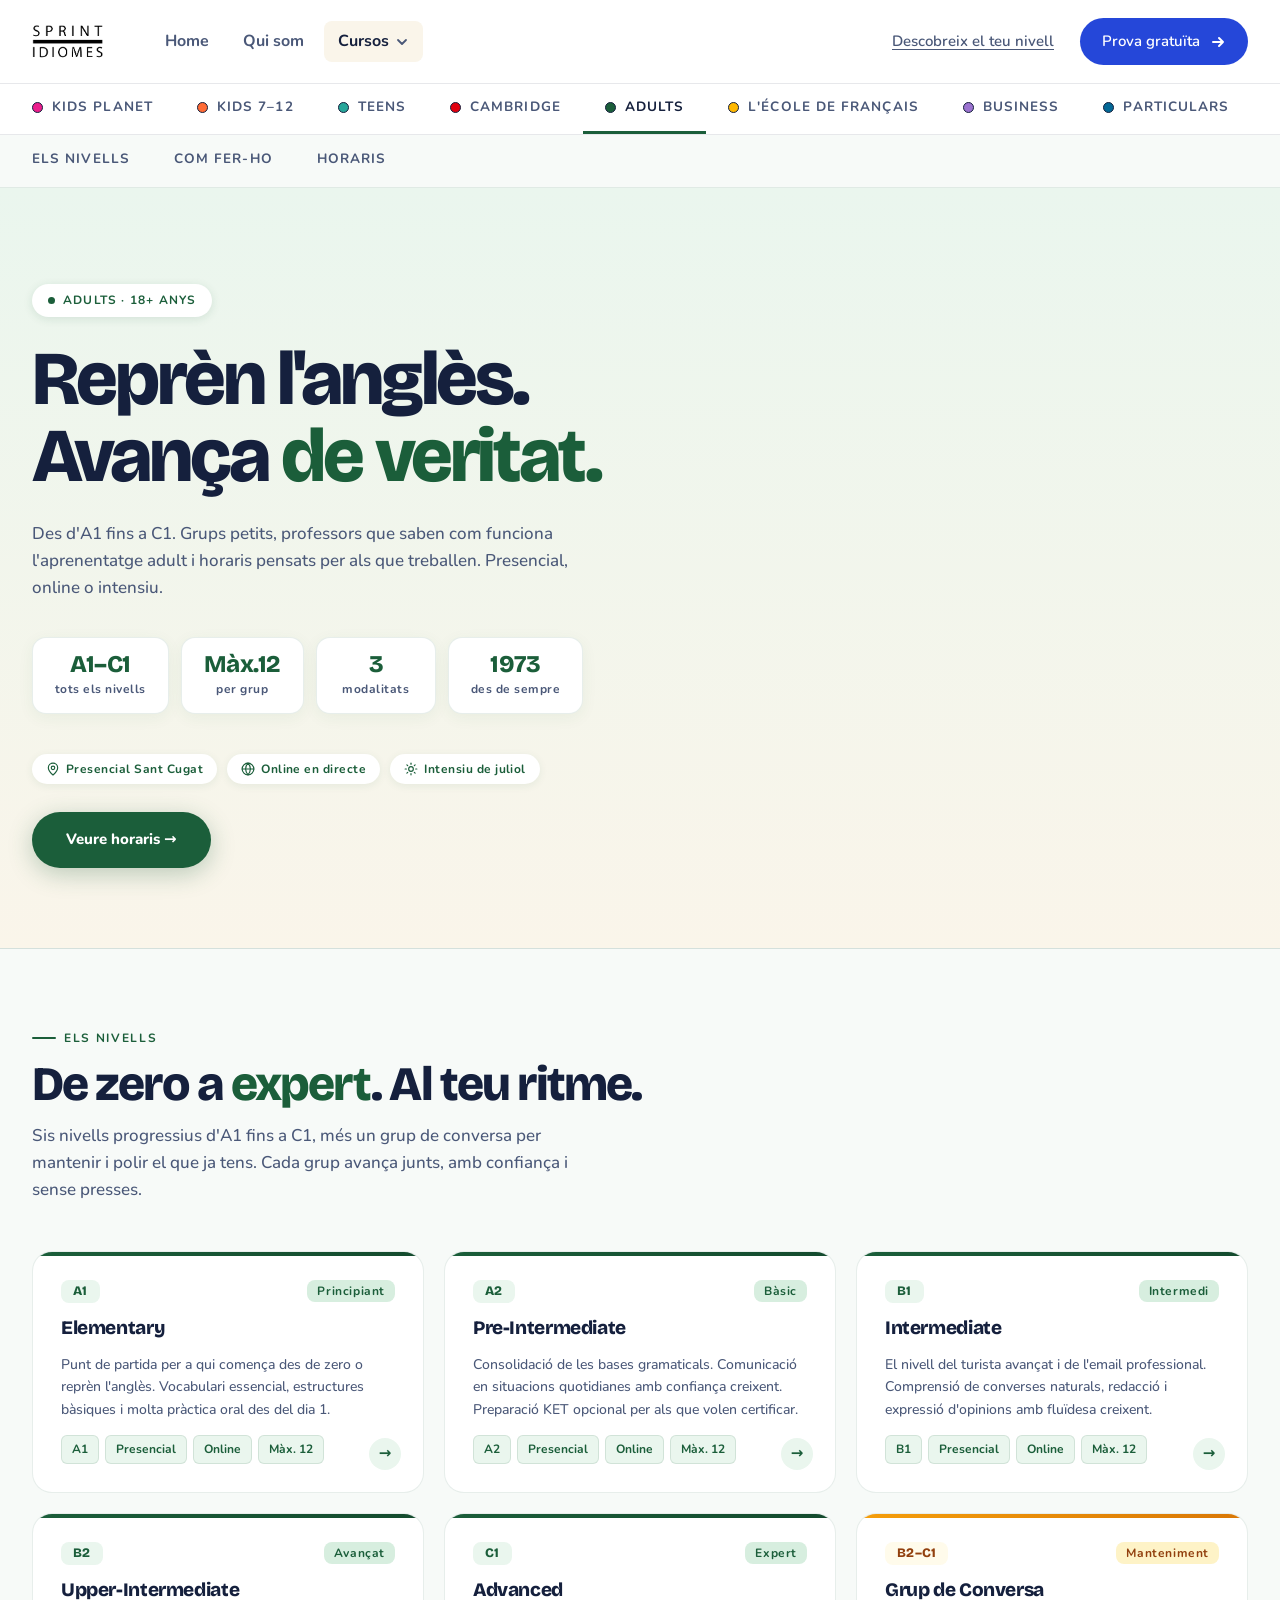
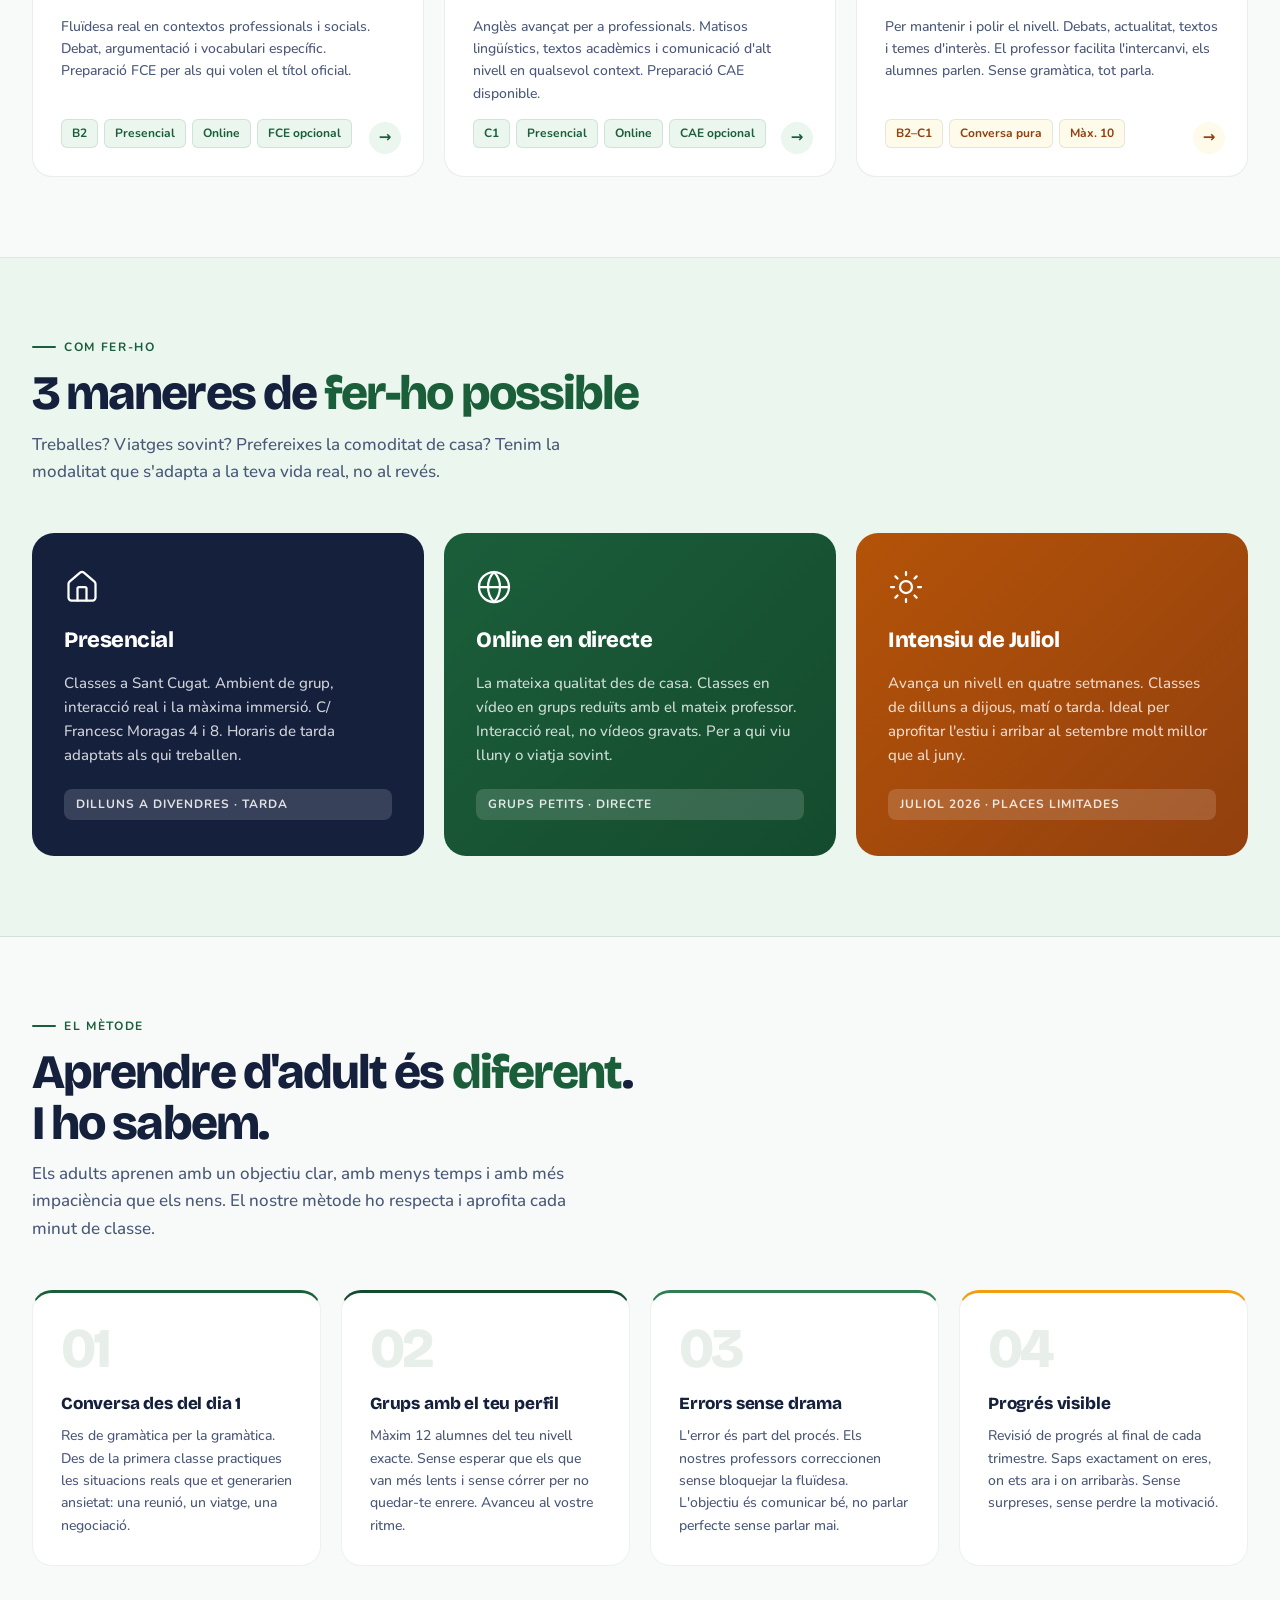
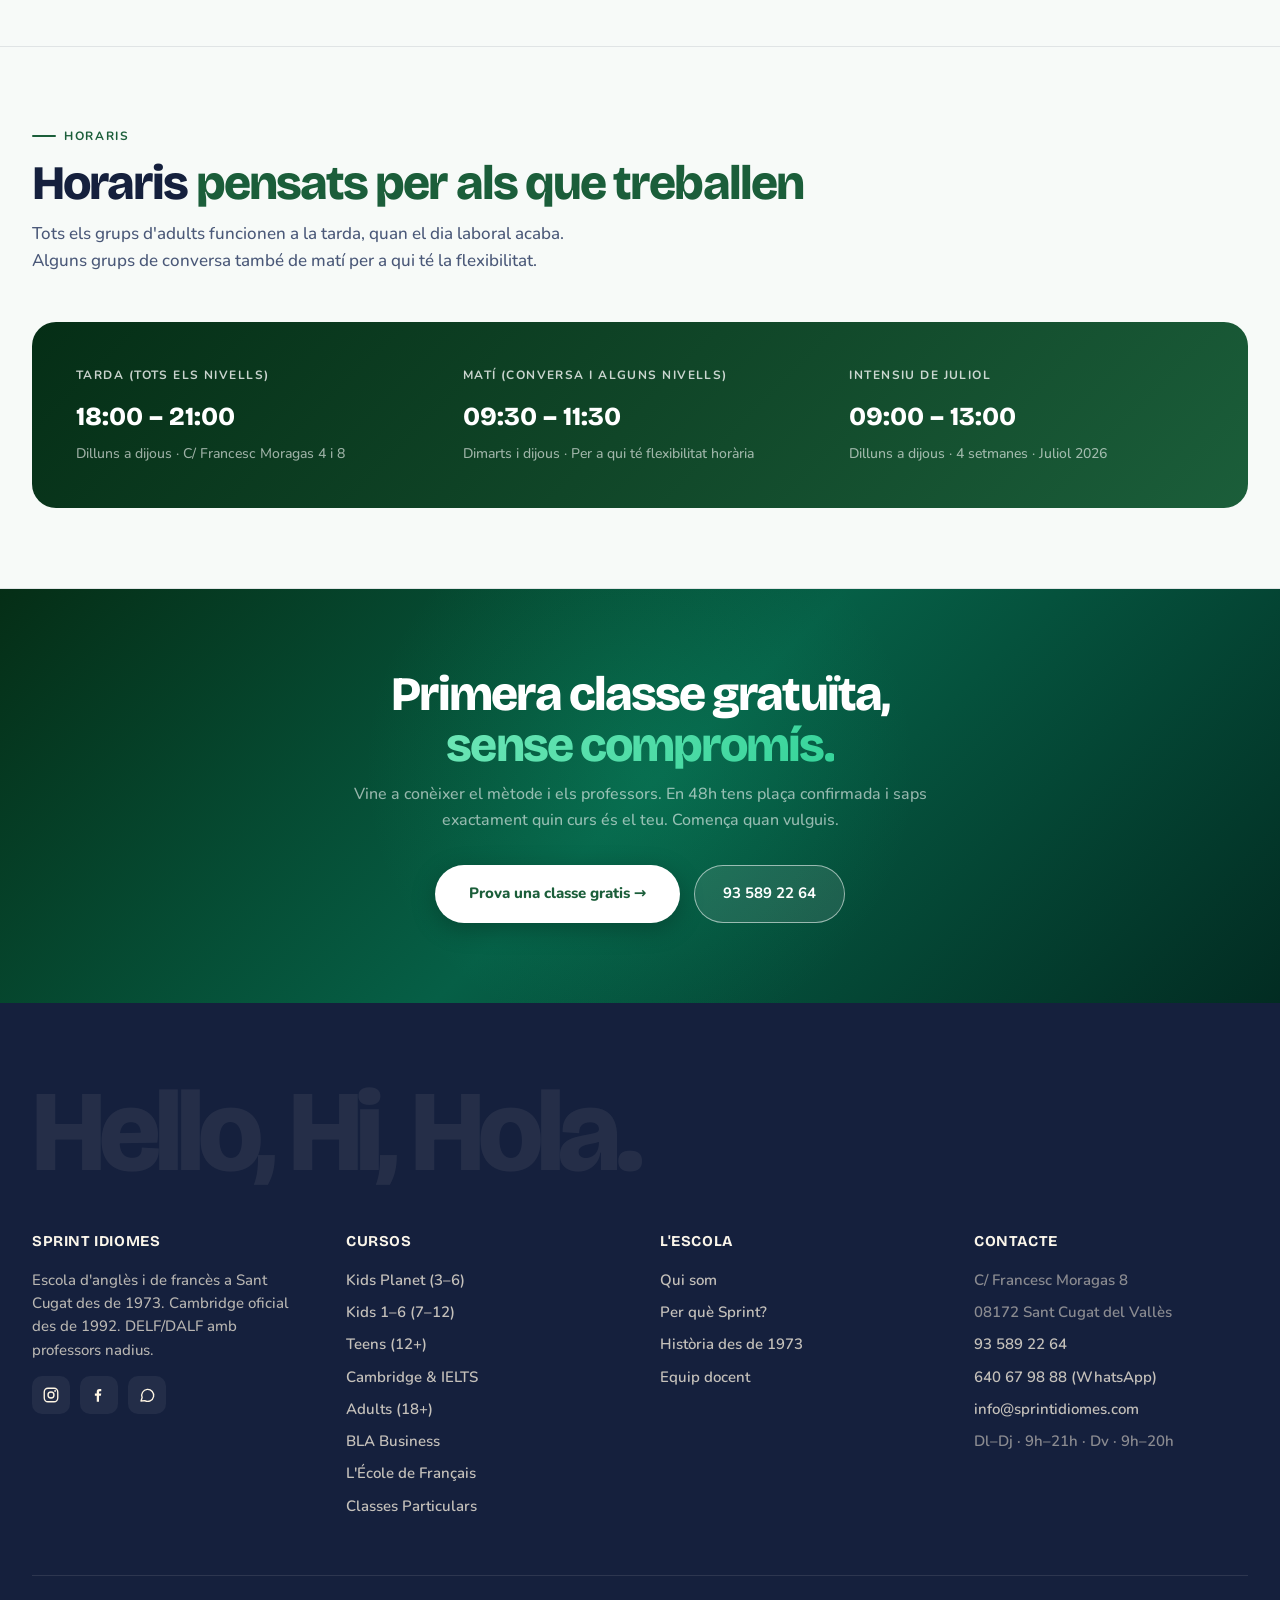
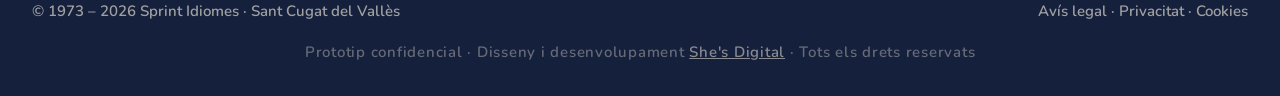
<file: adults.html>
<!doctype html>
<html lang="ca">
<head>
<meta charset="utf-8" />
<meta name="viewport" content="width=device-width,initial-scale=1" />
<title>Anglès per a Adults · Sprint Idiomes · Sant Cugat</title>
<meta name="description" content="Anglès per a adults des d'A1 fins a C1 a Sant Cugat. Presencial, online i intensiu d'estiu. Grups petits, horaris de tarda adaptats als que treballen." />
<link rel="preconnect" href="https://fonts.googleapis.com">
<link rel="preconnect" href="https://fonts.gstatic.com" crossorigin>
<link href="https://fonts.googleapis.com/css2?family=Bricolage+Grotesque:opsz,wdth,wght@12..96,75..100,300..800&family=Nunito:wght@400;500;600;700;800&display=swap" rel="stylesheet">
<link rel="stylesheet" href="shared.css?v=6">
<style>
:root{
  --cream:#FAF5EA;
  --ink:#15203D;
  --ink-soft:#4A5878;
  --blue:#2547D9;
  --yellow:#FFB800;
  --line:rgba(21,32,61,.1);
  --line-strong:rgba(21,32,61,.22);
  --font-display:"Bricolage Grotesque",ui-sans-serif,system-ui,sans-serif;
  --font-body:"Nunito",ui-sans-serif,system-ui,sans-serif;
  --adults:#1B5E3A;
  --adults-mid:#144B2E;
  --adults-light:#2F7D53;
  --adults-pale:#EAF6EE;
  --adults-soft:#D7EEDF;
}
*{box-sizing:border-box;margin:0;padding:0}
html{scroll-behavior:smooth}
body{
  font-family:var(--font-body);
  background:#F7FAF8;
  color:var(--ink);
  line-height:1.55;
  font-size:16px;
  overflow-x:hidden;
  font-weight:500;
}
img{max-width:100%;display:block}
a{color:inherit;text-decoration:none}
button{font:inherit;cursor:pointer;border:none;background:none;color:inherit}

/* ── HERO ── */
.hero{
  position:relative;overflow:hidden;
  background:linear-gradient(180deg,var(--adults-pale) 0%,var(--cream) 100%);
  border-bottom:1px solid var(--line);
  padding:96px 32px 80px;
}
.hero-eyebrow{
  display:inline-flex;align-items:center;gap:8px;
  background:#fff;
  box-shadow:0 2px 10px rgba(27,94,58,.12);
  border-radius:100px;padding:7px 16px;
  font-size:12px;font-weight:700;letter-spacing:.1em;text-transform:uppercase;
  color:var(--adults);margin-bottom:24px;
}
.hero-eyebrow-dot{width:7px;height:7px;border-radius:50%;background:var(--adults);flex-shrink:0;
  animation:pulse-dot 2s ease-in-out infinite;}
@keyframes pulse-dot{0%,100%{opacity:.7;transform:scale(1)}50%{opacity:1;transform:scale(1.3)}}
h1{
  font-family:var(--font-display);
  font-size:var(--fs-h1);
  font-weight:800;letter-spacing:-0.04em;line-height:1.02;
  color:var(--ink);max-width:800px;margin-bottom:24px;
}
h1 em{
  font-style:normal;
  color:var(--adults);
}
.hero-sub{
  font-size:17px;color:var(--ink-soft);
  line-height:1.6;max-width:580px;margin-bottom:36px;
}
.hero-stat{
  background:#fff;
  border:1px solid rgba(27,94,58,.1);
  box-shadow:0 4px 16px rgba(27,94,58,.06);
  border-radius:14px;padding:14px 22px;text-align:center;min-width:120px;
}
.hero-stat-num{
  font-family:var(--font-display);font-size:24px;font-weight:800;
  letter-spacing:-0.02em;color:var(--adults);line-height:1;
}
.hero-stat-label{
  font-size:var(--fs-label);font-weight:700;color:var(--ink-soft);
  margin-top:4px;letter-spacing:.04em;
}
.btn-adults{
  display:inline-flex;align-items:center;gap:10px;
  background:var(--adults);
  color:#fff;
  font-family:var(--font-body);font-size:15px;font-weight:800;
  border-radius:50px;padding:16px 34px;
  transition:transform .2s,box-shadow .2s;
  box-shadow:0 6px 24px rgba(27,94,58,.28);
  text-decoration:none;
}
.btn-adults:hover{transform:translateY(-2px);box-shadow:0 10px 32px rgba(27,94,58,.36)}
.cta-band .btn-adults{background:#fff;color:var(--adults);box-shadow:0 6px 24px rgba(0,0,0,.25)}
.cta-band .btn-adults:hover{box-shadow:0 10px 32px rgba(0,0,0,.32)}
.hero-modalities{display:flex;gap:10px;flex-wrap:wrap;margin-top:24px}
.hero-modalities+.btn-adults{margin-top:28px}
.hmod{
  display:inline-flex;align-items:center;gap:6px;
  font-size:12px;font-weight:700;padding:6px 14px;
  border-radius:100px;
  background:#fff;
  box-shadow:0 2px 8px rgba(27,94,58,.08);
  color:var(--adults);letter-spacing:.04em;
}
.hmod svg{flex-shrink:0}

/* ── SUBNAV ── */
.course-nav-link.active{color:var(--ink);border-bottom-color:var(--adults)}
.subnav{
  background:rgba(247,250,248,.96);
  backdrop-filter:blur(12px);
  border-bottom:1px solid rgba(27,94,58,.1);
  position:sticky;top:126px;z-index:90;
}
.subnav-link:hover{color:var(--adults)}
.subnav-link.active{color:var(--adults);border-bottom-color:var(--yellow)}

/* ── SECTIONS ── */
.section-label{color:var(--adults)}
.section-label::before{background:var(--adults)}
.section h2 em{font-style:normal;color:var(--adults)}

/* ── LEVEL CARDS ── */
.level-grid{display:grid;grid-template-columns:repeat(3,1fr);gap:20px}
.lc{
  background:#fff;
  border:1.5px solid rgba(27,94,58,.1);
  border-radius:20px;padding:28px;
  display:flex;flex-direction:column;gap:14px;
  position:relative;overflow:hidden;
}
.lc::before{
  content:'';position:absolute;
  top:0;left:0;right:0;height:4px;
  background:var(--lc-bar,linear-gradient(90deg,var(--adults),var(--adults-mid)));
  border-radius:20px 20px 0 0;
}
.lc-cefr{
  font-family:var(--font-display);font-size:13px;font-weight:800;
  letter-spacing:.02em;padding:5px 12px;border-radius:8px;line-height:1;
  background:var(--adults-pale);color:var(--adults);
}
.lc-badge{
  font-size:var(--fs-label);font-weight:700;letter-spacing:.05em;
  padding:5px 10px;border-radius:8px;line-height:1;
  background:var(--adults-soft);color:var(--adults);
}
.lc-name{
  font-family:var(--font-display);font-size:19px;font-weight:800;
  letter-spacing:-0.02em;color:var(--ink);line-height:1.2;
}
.lc-desc{font-size:14px;color:var(--ink-soft);line-height:1.6;flex:1}
.lc-pills{display:flex;flex-wrap:wrap;gap:6px;margin-top:auto}
.lc-pills span{
  font-size:var(--fs-label);font-weight:700;
  padding:4px 10px;border-radius:6px;
  background:var(--adults-pale);color:var(--adults);
  border:1px solid rgba(27,94,58,.12);
}
.lc-arrow{
  position:absolute;bottom:22px;right:22px;
  width:32px;height:32px;border-radius:50%;
  background:var(--adults-pale);color:var(--adults);
  display:flex;align-items:center;justify-content:center;
  font-size:15px;font-weight:700;
}

/* ── MODALITATS CARDS ── */
.modal-grid{display:grid;grid-template-columns:repeat(3,1fr);gap:20px}
.modal-card{
  border-radius:22px;padding:36px 32px;
  display:flex;flex-direction:column;gap:14px;
  position:relative;overflow:hidden;
}
.modal-card:nth-child(1){background:var(--ink);color:#fff}
.modal-card:nth-child(2){background:linear-gradient(135deg,#1B5E3A,#144B2E);color:#fff}
.modal-card:nth-child(3){background:linear-gradient(135deg,#B45309,#92400E);color:#fff}
.modal-icon{display:inline-flex;margin-bottom:4px;line-height:1}
.modal-title{
  font-family:var(--font-display);font-size:22px;font-weight:800;
  letter-spacing:-0.02em;color:inherit;
}
.modal-desc{font-size:15px;line-height:1.6;opacity:.8}
.modal-tag{
  display:inline-block;margin-top:8px;
  font-size:var(--fs-label);font-weight:700;letter-spacing:.08em;text-transform:uppercase;
  padding:6px 12px;border-radius:8px;background:rgba(255,255,255,.15);
  color:rgba(255,255,255,.85);
}

/* ── METHODOLOGY ── */
.metodo-grid{display:grid;grid-template-columns:repeat(4,1fr);gap:20px}
.metodo-card{
  background:#fff;
  border:1.5px solid rgba(27,94,58,.08);
  border-radius:20px;padding:28px;
  border-top:3px solid var(--mc-top,var(--adults));
  transition:transform .2s,box-shadow .2s;
}
.metodo-card:nth-child(1){--mc-top:#1B5E3A}
.metodo-card:nth-child(2){--mc-top:#144B2E}
.metodo-card:nth-child(3){--mc-top:#2F7D53}
.metodo-card:nth-child(4){--mc-top:#F59E0B}
.metodo-card:hover{transform:translateY(-3px);box-shadow:0 12px 36px rgba(27,94,58,.1)}
.mc-num{
  font-family:var(--font-display);font-size:56px;font-weight:900;
  letter-spacing:-0.06em;color:rgba(27,94,58,.1);line-height:1;margin-bottom:14px;
}
.mc-title{
  font-family:var(--font-display);font-size:17px;font-weight:800;
  letter-spacing:-0.01em;color:var(--ink);margin-bottom:8px;
}
.mc-desc{font-size:14px;color:var(--ink-soft);line-height:1.6}

/* ── HORARIS ── */
.horaris-wrap{
  background:linear-gradient(135deg,#052E16 0%,#1B5E3A 100%);
  border-radius:24px;padding:44px;color:#fff;
  display:grid;grid-template-columns:1fr 1fr 1fr;gap:32px;
}
.hor-block-label{
  font-size:var(--fs-label);font-weight:700;letter-spacing:.12em;text-transform:uppercase;
  color:rgba(255,255,255,.78);margin-bottom:12px;
}
.hor-block-time{
  font-family:var(--font-display);font-size:26px;font-weight:800;
  color:#fff;margin-bottom:6px;
}
.hor-block-sub{font-size:14px;color:rgba(255,255,255,.6);line-height:1.5}

/* ── CTA BAND ── */
.cta-band{
  background:linear-gradient(135deg,#052E16 0%,#065F46 50%,#022C22 100%);
  padding:80px 40px;text-align:center;
  position:relative;overflow:hidden;
}
.cta-band::before{
  content:'';position:absolute;
  width:600px;height:600px;
  background:radial-gradient(circle,rgba(16,185,129,.18) 0%,transparent 65%);
  top:-120px;left:50%;transform:translateX(-50%);pointer-events:none;
}
.cta-band h2 em{
  font-style:normal;
  background:linear-gradient(135deg,#6EE7B7 0%,#34D399 100%);
  -webkit-background-clip:text;-webkit-text-fill-color:transparent;background-clip:text;
}
.cta-band p{font-size:16px;color:rgba(255,255,255,.58);line-height:1.6;margin-bottom:32px}
.btn-ghost-white:hover{border-color:rgba(255,255,255,.85);color:#fff;background:rgba(255,255,255,.18)}


/* ── RESPONSIVE ── */
@media(max-width:1080px){
  .level-grid{grid-template-columns:repeat(2,1fr)}
  .metodo-grid{grid-template-columns:repeat(2,1fr)}
  .modal-grid{grid-template-columns:1fr}
}
@media(max-width:960px){
  .section{padding:56px 22px}
  .hero{padding:72px 22px 60px}
  .horaris-wrap{grid-template-columns:1fr;gap:24px;padding:32px}
  .subnav-inner{padding:0 22px}
}
@media(max-width:640px){
  .level-grid{grid-template-columns:1fr}
  .cta-band{padding:56px 22px}
  .metodo-grid{grid-template-columns:1fr}
}
</style>

  <!-- SEO: Open Graph -->
  <meta property="og:type" content="website">
  <meta property="og:locale" content="ca_ES">
  <meta property="og:site_name" content="Sprint Idiomes">
  <meta property="og:url" content="https://www.sprintidiomes.com/adults/">
  <meta property="og:title" content="Anglès per a Adults · Sprint Idiomes · Sant Cugat">
  <meta property="og:description" content="Anglès per a adults de nivell A1 a C1 a Sant Cugat. Presencial, online i intensius. Grups reduïts, professors nadius i horaris flexibles adaptats a la vida adulta.">
  <meta property="og:image" content="https://www.sprintidiomes.com/assets/images/og-sprint-idiomes.jpg">
  <meta property="og:image:width" content="1200">
  <meta property="og:image:height" content="630">
  <!-- SEO: Twitter Card -->
  <meta name="twitter:card" content="summary_large_image">
  <meta name="twitter:title" content="Anglès per a Adults · Sprint Idiomes · Sant Cugat">
  <meta name="twitter:description" content="Anglès adults A1-C1 a Sant Cugat. Presencial, online, intensius. Grups reduïts, horaris flexibles.">
  <meta name="twitter:image" content="https://www.sprintidiomes.com/assets/images/og-sprint-idiomes.jpg">
  <!-- SEO: Canonical -->
  <link rel="canonical" href="https://www.sprintidiomes.com/adults/">
  <!-- SEO: Robots -->
  <meta name="robots" content="index, follow">
  <!-- SEO: Schema.org JSON-LD -->
  <script type="application/ld+json">
{
  "@context": "https://schema.org",
  "@graph": [
    {
      "@type": "Course",
      "name": "Anglès per a Adults — A1 fins a C1",
      "description": "Anglès per a adults de nivell A1 a C1 a Sant Cugat del Vallès. Modalitats presencial, online i intensiu. Grups reduïts, professors nadius i horaris adaptats.",
      "url": "https://www.sprintidiomes.com/adults/",
      "provider": {
        "@id": "https://www.sprintidiomes.com/#school"
      },
      "educationalLevel": "A1 to C1",
      "audience": {
        "@type": "EducationalAudience",
        "audienceType": "Adults (18+)"
      },
      "hasCourseInstance": [
        {
          "@type": "CourseInstance",
          "courseMode": "onsite"
        },
        {
          "@type": "CourseInstance",
          "courseMode": "online"
        }
      ]
    },
    {
      "@type": "BreadcrumbList",
      "itemListElement": [
        {
          "@type": "ListItem",
          "position": 1,
          "name": "Inici",
          "item": "https://www.sprintidiomes.com/"
        },
        {
          "@type": "ListItem",
          "position": 2,
          "name": "Cursos",
          "item": "https://www.sprintidiomes.com/cursos/"
        },
        {
          "@type": "ListItem",
          "position": 3,
          "name": "Adults 18+"
        }
      ]
    }
  ]
}
  </script>
</head>
<body>

<script src="nav.js?v=18"></script>

<!-- =================== HERO =================== -->
<section class="hero">
  <div class="hero-inner">
    <div class="hero-eyebrow">
      <span class="hero-eyebrow-dot"></span>Adults · 18+ anys
    </div>
    <h1>Reprèn l'anglès.<br>Avança <em>de veritat.</em></h1>
    <p class="hero-sub">Des d'A1 fins a C1. Grups petits, professors que saben com funciona l'aprenentatge adult i horaris pensats per als que treballen. Presencial, online o intensiu.</p>
    <div class="hero-stats">
      <div class="hero-stat">
        <div class="hero-stat-num">A1–C1</div>
        <div class="hero-stat-label">tots els nivells</div>
      </div>
      <div class="hero-stat">
        <div class="hero-stat-num">Màx.12</div>
        <div class="hero-stat-label">per grup</div>
      </div>
      <div class="hero-stat">
        <div class="hero-stat-num">3</div>
        <div class="hero-stat-label">modalitats</div>
      </div>
      <div class="hero-stat">
        <div class="hero-stat-num">1973</div>
        <div class="hero-stat-label">des de sempre</div>
      </div>
    </div>
    <div class="hero-modalities">
      <span class="hmod"><svg width="14" height="14" viewBox="0 0 24 24" fill="none" stroke="currentColor" stroke-width="2" stroke-linecap="round" stroke-linejoin="round"><path d="M20 10c0 4.993-5.539 10.193-7.399 11.799a1 1 0 0 1-1.202 0C9.539 20.193 4 14.993 4 10a8 8 0 0 1 16 0"/><circle cx="12" cy="10" r="3"/></svg> Presencial Sant Cugat</span>
      <span class="hmod"><svg width="14" height="14" viewBox="0 0 24 24" fill="none" stroke="currentColor" stroke-width="2" stroke-linecap="round" stroke-linejoin="round"><circle cx="12" cy="12" r="10"/><path d="M12 2a14.5 14.5 0 0 0 0 20 14.5 14.5 0 0 0 0-20"/><path d="M2 12h20"/></svg> Online en directe</span>
      <span class="hmod"><svg width="14" height="14" viewBox="0 0 24 24" fill="none" stroke="currentColor" stroke-width="2" stroke-linecap="round" stroke-linejoin="round"><circle cx="12" cy="12" r="4"/><path d="M12 2v2"/><path d="M12 20v2"/><path d="m4.93 4.93 1.41 1.41"/><path d="m17.66 17.66 1.41 1.41"/><path d="M2 12h2"/><path d="M20 12h2"/><path d="m6.34 17.66-1.41 1.41"/><path d="m19.07 4.93-1.41 1.41"/></svg> Intensiu de juliol</span>
    </div>
    <a href="#horaris" class="btn-adults">Veure horaris &#8594;</a>
  </div>
</section>

<main>

<!-- =================== NIVELLS =================== -->
<section class="section" id="nivells">
  <div class="section-inner">
    <div class="section-label">Els nivells</div>
    <h2>De zero a <em>expert</em>. Al teu ritme.</h2>
    <p class="section-lead">Sis nivells progressius d'A1 fins a C1, més un grup de conversa per mantenir i polir el que ja tens. Cada grup avança junts, amb confiança i sense presses.</p>
    <div class="level-grid">

      <div class="lc">
        <div class="lc-top">
          <span class="lc-cefr">A1</span>
          <span class="lc-badge">Principiant</span>
        </div>
        <div class="lc-name">Elementary</div>
        <p class="lc-desc">Punt de partida per a qui comença des de zero o reprèn l'anglès. Vocabulari essencial, estructures bàsiques i molta pràctica oral des del dia 1.</p>
        <div class="lc-pills"><span>A1</span><span>Presencial</span><span>Online</span><span>Màx. 12</span></div>
        <div class="lc-arrow">&#8594;</div>
      </div>

      <div class="lc">
        <div class="lc-top">
          <span class="lc-cefr">A2</span>
          <span class="lc-badge">Bàsic</span>
        </div>
        <div class="lc-name">Pre-Intermediate</div>
        <p class="lc-desc">Consolidació de les bases gramaticals. Comunicació en situacions quotidianes amb confiança creixent. Preparació KET opcional per als que volen certificar.</p>
        <div class="lc-pills"><span>A2</span><span>Presencial</span><span>Online</span><span>Màx. 12</span></div>
        <div class="lc-arrow">&#8594;</div>
      </div>

      <div class="lc">
        <div class="lc-top">
          <span class="lc-cefr">B1</span>
          <span class="lc-badge">Intermedi</span>
        </div>
        <div class="lc-name">Intermediate</div>
        <p class="lc-desc">El nivell del turista avançat i de l'email professional. Comprensió de converses naturals, redacció i expressió d'opinions amb fluïdesa creixent.</p>
        <div class="lc-pills"><span>B1</span><span>Presencial</span><span>Online</span><span>Màx. 12</span></div>
        <div class="lc-arrow">&#8594;</div>
      </div>

      <div class="lc">
        <div class="lc-top">
          <span class="lc-cefr">B2</span>
          <span class="lc-badge">Avançat</span>
        </div>
        <div class="lc-name">Upper-Intermediate</div>
        <p class="lc-desc">Fluïdesa real en contextos professionals i socials. Debat, argumentació i vocabulari específic. Preparació FCE per als qui volen el títol oficial.</p>
        <div class="lc-pills"><span>B2</span><span>Presencial</span><span>Online</span><span>FCE opcional</span></div>
        <div class="lc-arrow">&#8594;</div>
      </div>

      <div class="lc">
        <div class="lc-top">
          <span class="lc-cefr">C1</span>
          <span class="lc-badge">Expert</span>
        </div>
        <div class="lc-name">Advanced</div>
        <p class="lc-desc">Anglès avançat per a professionals. Matisos lingüístics, textos acadèmics i comunicació d'alt nivell en qualsevol context. Preparació CAE disponible.</p>
        <div class="lc-pills"><span>C1</span><span>Presencial</span><span>Online</span><span>CAE opcional</span></div>
        <div class="lc-arrow">&#8594;</div>
      </div>

      <div class="lc" style="--lc-bar:linear-gradient(90deg,#F59E0B,#D97706)">
        <div class="lc-top">
          <span class="lc-cefr" style="background:#FFFBEB;color:#92400E">B2–C1</span>
          <span class="lc-badge" style="background:#FEF3C7;color:#92400E">Manteniment</span>
        </div>
        <div class="lc-name">Grup de Conversa</div>
        <p class="lc-desc">Per mantenir i polir el nivell. Debats, actualitat, textos i temes d'interès. El professor facilita l'intercanvi, els alumnes parlen. Sense gramàtica, tot parla.</p>
        <div class="lc-pills" style="--adults:#92400E;--adults-pale:#FFFBEB"><span>B2–C1</span><span>Conversa pura</span><span>Màx. 10</span></div>
        <div class="lc-arrow" style="background:#FFFBEB;color:#92400E">&#8594;</div>
      </div>

    </div>
  </div>
</section>

<!-- =================== MODALITATS =================== -->
<section class="section" id="modalitats" style="background:#EAF6EE">
  <div class="section-inner">
    <div class="section-label">Com fer-ho</div>
    <h2>3 maneres de <em>fer-ho possible</em></h2>
    <p class="section-lead">Treballes? Viatges sovint? Prefereixes la comoditat de casa? Tenim la modalitat que s'adapta a la teva vida real, no al revés.</p>
    <div class="modal-grid">
      <div class="modal-card">
        <div class="modal-icon"><svg width="36" height="36" viewBox="0 0 24 24" fill="none" stroke="currentColor" stroke-width="1.5" stroke-linecap="round" stroke-linejoin="round"><path d="M15 21v-8a1 1 0 0 0-1-1h-4a1 1 0 0 0-1 1v8"/><path d="M3 10a2 2 0 0 1 .709-1.528l7-6a2 2 0 0 1 2.582 0l7 6A2 2 0 0 1 21 10v9a2 2 0 0 1-2 2H5a2 2 0 0 1-2-2z"/></svg></div>
        <div class="modal-title">Presencial</div>
        <p class="modal-desc">Classes a Sant Cugat. Ambient de grup, interacció real i la màxima immersió. C/ Francesc Moragas 4 i 8. Horaris de tarda adaptats als qui treballen.</p>
        <span class="modal-tag">Dilluns a divendres · Tarda</span>
      </div>
      <div class="modal-card">
        <div class="modal-icon"><svg width="36" height="36" viewBox="0 0 24 24" fill="none" stroke="currentColor" stroke-width="1.5" stroke-linecap="round" stroke-linejoin="round"><circle cx="12" cy="12" r="10"/><path d="M12 2a14.5 14.5 0 0 0 0 20 14.5 14.5 0 0 0 0-20"/><path d="M2 12h20"/></svg></div>
        <div class="modal-title">Online en directe</div>
        <p class="modal-desc">La mateixa qualitat des de casa. Classes en vídeo en grups reduïts amb el mateix professor. Interacció real, no vídeos gravats. Per a qui viu lluny o viatja sovint.</p>
        <span class="modal-tag">Grups petits · Directe</span>
      </div>
      <div class="modal-card">
        <div class="modal-icon"><svg width="36" height="36" viewBox="0 0 24 24" fill="none" stroke="currentColor" stroke-width="1.5" stroke-linecap="round" stroke-linejoin="round"><circle cx="12" cy="12" r="4"/><path d="M12 2v2"/><path d="M12 20v2"/><path d="m4.93 4.93 1.41 1.41"/><path d="m17.66 17.66 1.41 1.41"/><path d="M2 12h2"/><path d="M20 12h2"/><path d="m6.34 17.66-1.41 1.41"/><path d="m19.07 4.93-1.41 1.41"/></svg></div>
        <div class="modal-title">Intensiu de Juliol</div>
        <p class="modal-desc">Avança un nivell en quatre setmanes. Classes de dilluns a dijous, matí o tarda. Ideal per aprofitar l'estiu i arribar al setembre molt millor que al juny.</p>
        <span class="modal-tag">Juliol 2026 · Places limitades</span>
      </div>
    </div>
  </div>
</section>

<!-- =================== METODE =================== -->
<section class="section" id="metode">
  <div class="section-inner">
    <div class="section-label">El mètode</div>
    <h2>Aprendre d'adult és <em>diferent</em>.<br>I ho sabem.</h2>
    <p class="section-lead">Els adults aprenen amb un objectiu clar, amb menys temps i amb més impaciència que els nens. El nostre mètode ho respecta i aprofita cada minut de classe.</p>
    <div class="metodo-grid">
      <div class="metodo-card">
        <div class="mc-num">01</div>
        <div class="mc-title">Conversa des del dia 1</div>
        <p class="mc-desc">Res de gramàtica per la gramàtica. Des de la primera classe practiques les situacions reals que et generarien ansietat: una reunió, un viatge, una negociació.</p>
      </div>
      <div class="metodo-card">
        <div class="mc-num">02</div>
        <div class="mc-title">Grups amb el teu perfil</div>
        <p class="mc-desc">Màxim 12 alumnes del teu nivell exacte. Sense esperar que els que van més lents i sense córrer per no quedar-te enrere. Avanceu al vostre ritme.</p>
      </div>
      <div class="metodo-card">
        <div class="mc-num">03</div>
        <div class="mc-title">Errors sense drama</div>
        <p class="mc-desc">L'error és part del procés. Els nostres professors correccionen sense bloquejar la fluïdesa. L'objectiu és comunicar bé, no parlar perfecte sense parlar mai.</p>
      </div>
      <div class="metodo-card">
        <div class="mc-num">04</div>
        <div class="mc-title">Progrés visible</div>
        <p class="mc-desc">Revisió de progrés al final de cada trimestre. Saps exactament on eres, on ets ara i on arribaràs. Sense surpreses, sense perdre la motivació.</p>
      </div>
    </div>
  </div>
</section>

<!-- =================== HORARIS =================== -->
<section class="section" id="horaris">
  <div class="section-inner">
    <div class="section-label">Horaris</div>
    <h2>Horaris <em>pensats per als que treballen</em></h2>
    <p class="section-lead">Tots els grups d'adults funcionen a la tarda, quan el dia laboral acaba. Alguns grups de conversa també de matí per a qui té la flexibilitat.</p>
    <div class="horaris-wrap">
      <div>
        <div class="hor-block-label">Tarda (tots els nivells)</div>
        <div class="hor-block-time">18:00 – 21:00</div>
        <div class="hor-block-sub">Dilluns a dijous · C/ Francesc Moragas 4 i 8</div>
      </div>
      <div>
        <div class="hor-block-label">Matí (conversa i alguns nivells)</div>
        <div class="hor-block-time">09:30 – 11:30</div>
        <div class="hor-block-sub">Dimarts i dijous · Per a qui té flexibilitat horària</div>
      </div>
      <div>
        <div class="hor-block-label">Intensiu de juliol</div>
        <div class="hor-block-time">09:00 – 13:00</div>
        <div class="hor-block-sub">Dilluns a dijous · 4 setmanes · Juliol 2026</div>
      </div>
    </div>
  </div>
</section>

</main>

<!-- =================== CTA BAND =================== -->
<div class="cta-band">
  <div class="cta-band-inner">
    <h2>Primera classe gratuïta,<br><em>sense compromís.</em></h2>
    <p>Vine a conèixer el mètode i els professors. En 48h tens plaça confirmada i saps exactament quin curs és el teu. Comença quan vulguis.</p>
    <div class="cta-btns">
      <a href="index.html#contacte" class="btn-adults">Prova una classe gratis &#8594;</a>
      <a href="tel:+34935892264" class="btn-ghost-white">93 589 22 64</a>
    </div>
  </div>
</div>


<script>
const links = document.querySelectorAll('.subnav-link');
const sections = document.querySelectorAll('.section[id]');
const obs = new IntersectionObserver(entries=>{
  entries.forEach(e=>{
    if(e.isIntersecting){
      const id=e.target.id;
      links.forEach(l=>l.classList.toggle('active',l.getAttribute('href')==='#'+id));
    }
  });
},{rootMargin:'-25% 0px -65% 0px'});
sections.forEach(s=>obs.observe(s));
</script>

</body>
</html>
</file>
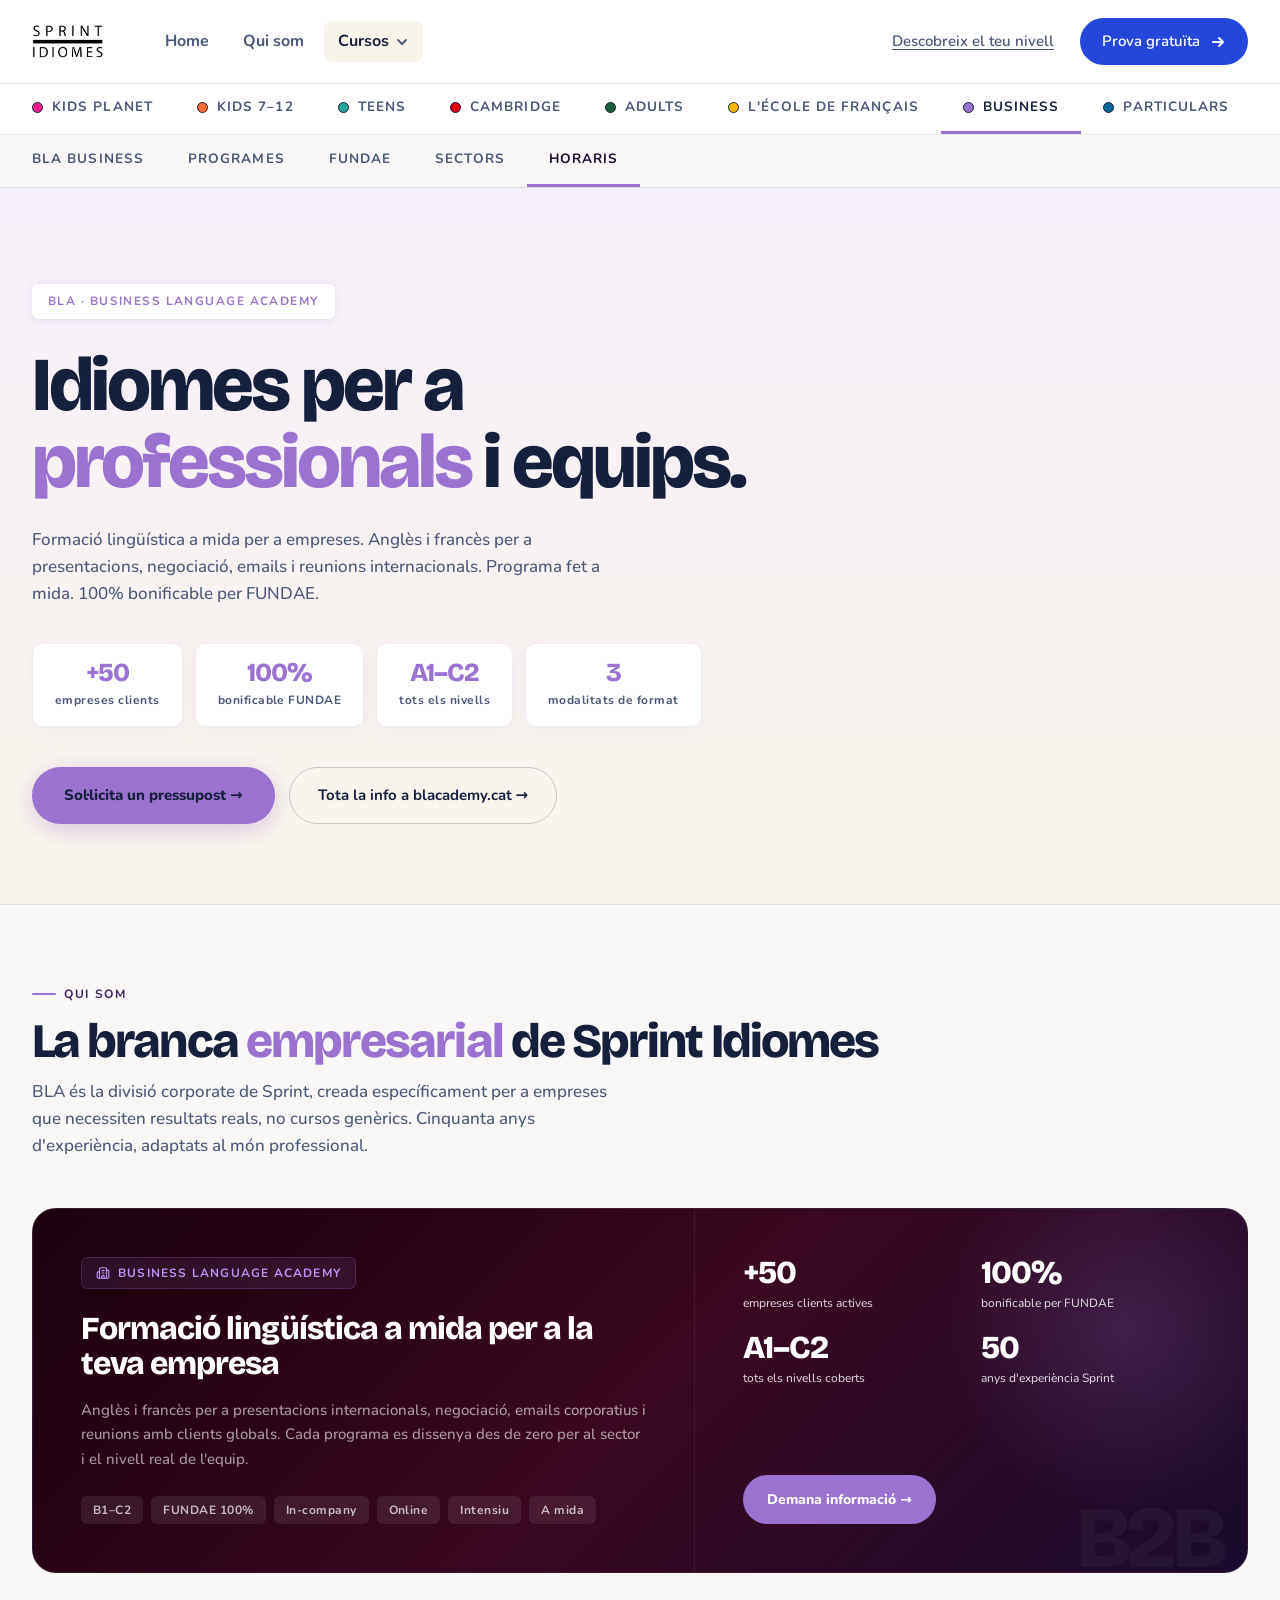
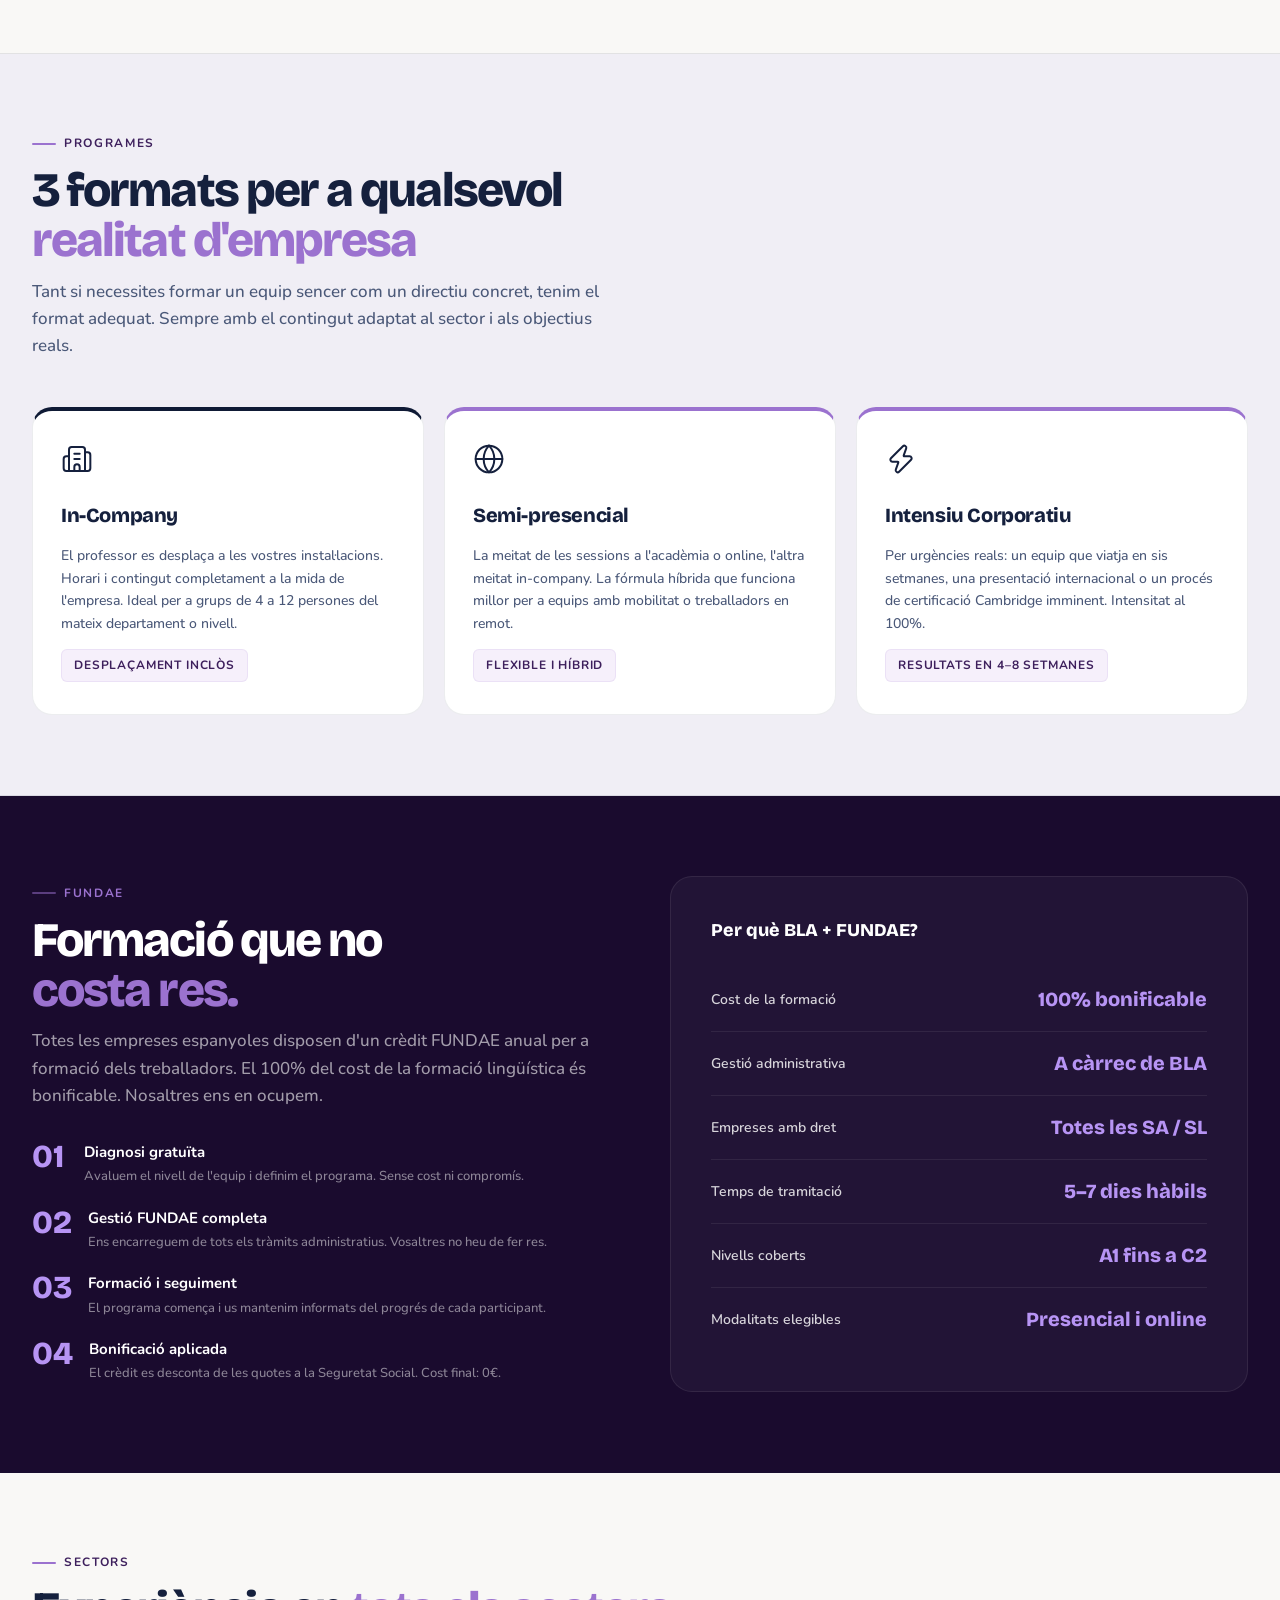
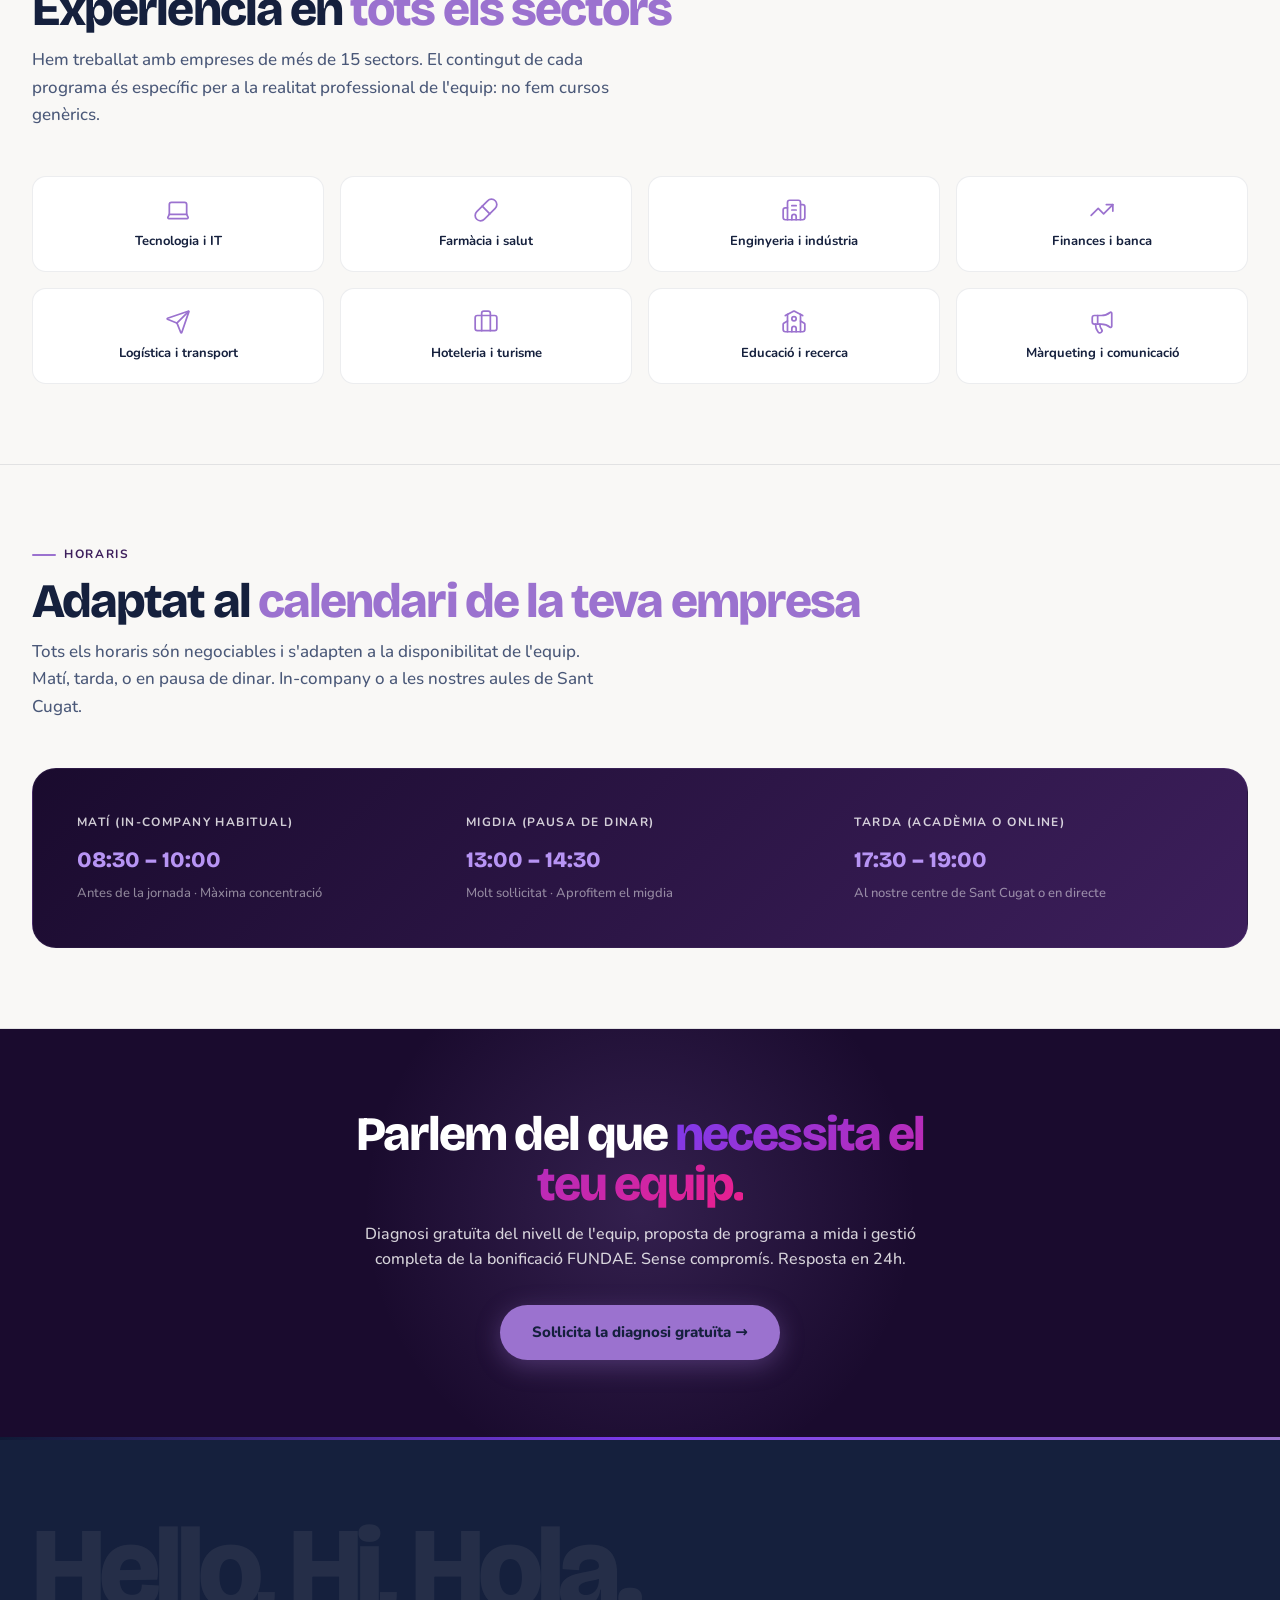
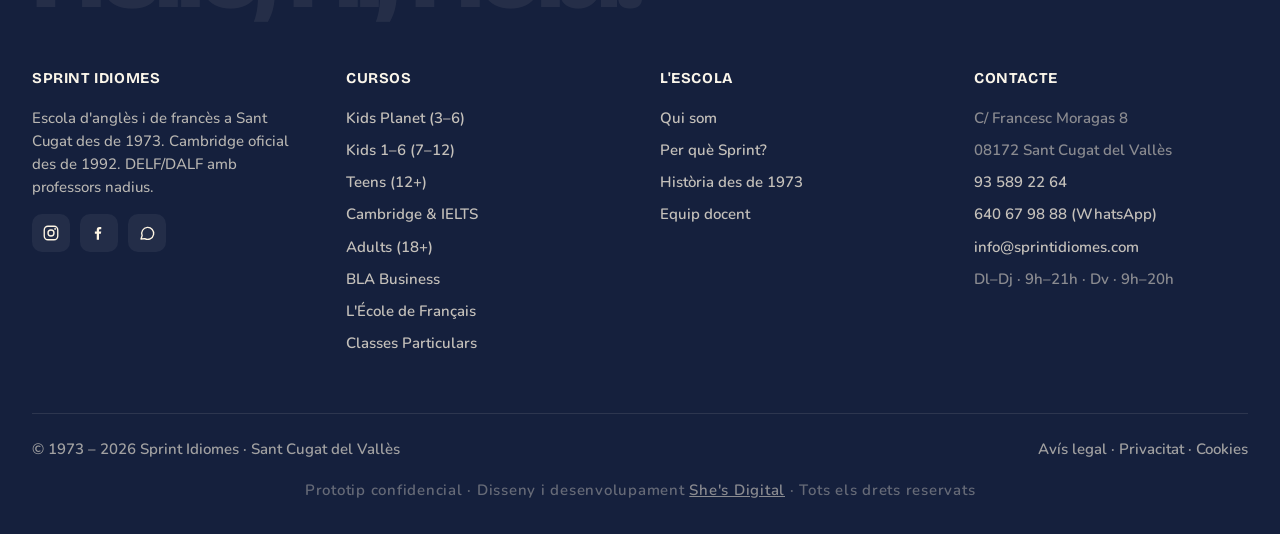
<file: business.html>
<!doctype html>
<html lang="ca">
<head>
<meta charset="utf-8" />
<meta name="viewport" content="width=device-width,initial-scale=1" />
<title>BLA Business Language Academy · Sprint Idiomes · Sant Cugat</title>
<meta name="description" content="Formació lingüística a mida per a empreses i professionals. Anglès i francès per a equips. 100% bonificable per FUNDAE. In-company o a l'acadèmia." />
<link rel="preconnect" href="https://fonts.googleapis.com">
<link rel="preconnect" href="https://fonts.gstatic.com" crossorigin>
<link href="https://fonts.googleapis.com/css2?family=Bricolage+Grotesque:opsz,wdth,wght@12..96,75..100,300..800&family=Nunito:wght@400;500;600;700;800&display=swap" rel="stylesheet">
<link rel="stylesheet" href="shared.css?v=6">
<style>
:root{
  --cream:#FAF5EA;
  --ink:#15203D;
  --ink-soft:#4A5878;
  --blue:#2547D9;
  --yellow:#FFB800;
  --line:rgba(21,32,61,.1);
  --line-strong:rgba(21,32,61,.22);
  --font-display:"Bricolage Grotesque",ui-sans-serif,system-ui,sans-serif;
  --font-body:"Nunito",ui-sans-serif,system-ui,sans-serif;
  --biz:#1A0B2E;
  --biz-mid:#3D1F5C;
  --biz-bord:#9B72CF;
  --biz-pale:#F6F0FB;
  --gold:#9B72CF;
  --gold-light:#EC1E8C;
  --gold-pale:#FFFBEB;
}
*{box-sizing:border-box;margin:0;padding:0}
html{scroll-behavior:smooth}
body{
  font-family:var(--font-body);
  background:#F9F8F6;
  color:var(--ink);
  line-height:1.55;
  font-size:16px;
  overflow-x:hidden;
  font-weight:500;
}
img{max-width:100%;display:block}
a{color:inherit;text-decoration:none}
button{font:inherit;cursor:pointer;border:none;background:none;color:inherit}

/* ── HERO ── */
.hero{
  position:relative;overflow:hidden;
  background:linear-gradient(180deg,var(--biz-pale) 0%,var(--cream) 100%);
  border-bottom:1px solid var(--line);
  padding:96px 32px 80px;
}
.hero-eyebrow{
  display:inline-flex;align-items:center;gap:8px;
  background:#fff;
  box-shadow:0 2px 10px rgba(155,114,207,.16);
  border-radius:6px;padding:8px 16px;
  font-size:12px;font-weight:700;letter-spacing:.12em;text-transform:uppercase;
  color:var(--biz-bord);margin-bottom:28px;
}
h1{
  font-family:var(--font-display);
  font-size:var(--fs-h1);
  font-weight:800;letter-spacing:-0.04em;line-height:1.02;
  color:var(--ink);max-width:820px;margin-bottom:24px;
}
h1 em{
  font-style:normal;
  color:var(--biz-bord);
}
.hero-sub{
  font-size:17px;color:var(--ink-soft);
  line-height:1.6;max-width:580px;margin-bottom:36px;
}
.hero-stat{
  background:#fff;
  border:1px solid rgba(155,114,207,.14);
  box-shadow:0 4px 16px rgba(155,114,207,.08);
  border-radius:10px;padding:16px 22px;text-align:center;min-width:120px;
}
.hero-stat-num{
  font-family:var(--font-display);font-size:26px;font-weight:800;
  letter-spacing:-0.03em;color:var(--biz-bord);line-height:1;
}
.hero-stat-label{
  font-size:var(--fs-label);font-weight:700;color:var(--ink-soft);
  margin-top:5px;letter-spacing:.04em;
}
.hero-btns{display:flex;gap:14px;flex-wrap:wrap}
.btn-biz{
  display:inline-flex;align-items:center;gap:10px;
  background:var(--biz-bord);
  color:var(--ink);
  font-family:var(--font-body);font-size:15px;font-weight:800;
  border-radius:100px;padding:16px 32px;
  transition:transform .2s,box-shadow .2s;
  box-shadow:0 6px 24px rgba(155,114,207,.35);
  text-decoration:none;
}
.btn-biz:hover{transform:translateY(-2px);box-shadow:0 10px 32px rgba(155,114,207,.45)}
.btn-biz-ghost{
  display:inline-flex;align-items:center;gap:10px;
  color:var(--ink);
  font-family:var(--font-body);font-size:15px;font-weight:700;
  border-radius:100px;padding:16px 28px;
  border:1px solid var(--line-strong);
  transition:border-color .2s,color .2s;text-decoration:none;
}
.btn-biz-ghost:hover{border-color:var(--biz-bord);color:var(--biz-bord)}

/* ── SUBNAV ── */
.course-nav-link.active{color:var(--ink);border-bottom-color:var(--biz-bord)}
.subnav{
  background:rgba(249,248,246,.97);
  backdrop-filter:blur(12px);
  border-bottom:1px solid rgba(15,26,53,.12);
  position:sticky;top:126px;z-index:90;
}
.subnav-link:hover{color:var(--biz)}
.subnav-link.active{color:var(--biz);border-bottom-color:var(--gold)}

/* ── SECTIONS ── */
.section-label{color:var(--biz-mid)}
.section-label::before{background:var(--biz-bord)}
.section h2 em{font-style:normal;color:var(--biz-bord)}

/* ── FEATURED CARD ── */
.featured-card{
  background:linear-gradient(135deg,#1A000C 0%,#3A0820 50%,#1A0B2E 100%);
  border-radius:24px;overflow:hidden;
  display:grid;grid-template-columns:1.2fr 1fr;
  border:1px solid rgba(255,255,255,.07);
  position:relative;
}
.featured-card::before{
  content:'';position:absolute;
  width:400px;height:400px;
  background:radial-gradient(circle,rgba(155,114,207,.2) 0%,transparent 65%);
  top:-80px;right:-80px;pointer-events:none;
}
.fc-left{padding:48px;border-right:1px solid rgba(255,255,255,.07);position:relative;z-index:1}
.fc-badge{
  display:inline-flex;align-items:center;gap:8px;
  background:rgba(155,114,207,.12);border:1px solid rgba(155,114,207,.22);
  border-radius:6px;padding:6px 14px;
  font-size:var(--fs-label);font-weight:700;letter-spacing:.1em;text-transform:uppercase;
  color:#B794F4;margin-bottom:22px;
}
.fc-title{
  font-family:var(--font-display);font-size:clamp(22px,2.5vw,32px);
  font-weight:800;letter-spacing:-0.03em;color:#fff;
  margin-bottom:16px;line-height:1.1;
}
.fc-desc{font-size:15px;color:rgba(255,255,255,.6);line-height:1.65;margin-bottom:24px}
.fc-pills{display:flex;flex-wrap:wrap;gap:8px}
.fc-pills span{
  font-size:var(--fs-label);font-weight:700;padding:5px 12px;
  border-radius:6px;background:rgba(255,255,255,.08);
  color:rgba(255,255,255,.7);letter-spacing:.04em;
}
.fc-right{padding:48px;display:flex;flex-direction:column;justify-content:space-between;position:relative;z-index:1}
.fc-stats{display:grid;grid-template-columns:1fr 1fr;gap:20px;margin-bottom:32px}
.fc-stat-num{
  font-family:var(--font-display);font-size:32px;font-weight:800;
  letter-spacing:-0.03em;color:#fff;line-height:1;
}
.fc-stat-label{font-size:12px;color:rgba(255,255,255,.80);margin-top:5px}
.fc-cta{
  display:inline-flex;align-items:center;gap:10px;
  background:var(--biz-bord);color:#fff;
  font-family:var(--font-body);font-size:14px;font-weight:800;
  border-radius:100px;padding:14px 24px;
  align-self:flex-start;transition:background .2s,transform .15s;
  text-decoration:none;
}
.fc-cta:hover{background:#7C3AED;transform:translateY(-2px)}
.fc-deco{
  position:absolute;bottom:-10px;right:24px;
  font-family:var(--font-display);font-size:88px;font-weight:900;
  color:rgba(255,255,255,.04);line-height:1;user-select:none;letter-spacing:-.04em;
}

/* ── PROGRAMS ── */
.prog-grid{display:grid;grid-template-columns:repeat(3,1fr);gap:20px}
.prog-card{
  background:#fff;border-radius:20px;padding:32px 28px;
  border:1.5px solid rgba(15,26,53,.08);
  border-top:4px solid var(--pc-top,var(--biz-bord));
  transition:transform .2s,box-shadow .2s;
  display:flex;flex-direction:column;gap:14px;
}
.prog-card:nth-child(1){--pc-top:#0F1A35}
.prog-card:nth-child(2){--pc-top:#9B72CF}
.prog-card:nth-child(3){--pc-top:#9B72CF}
.prog-card:hover{transform:translateY(-3px);box-shadow:0 12px 36px rgba(15,26,53,.1)}
.prog-icon{font-size:36px;line-height:1;margin-bottom:4px}
.prog-title{
  font-family:var(--font-display);font-size:20px;font-weight:800;
  letter-spacing:-0.02em;color:var(--ink);
}
.prog-desc{font-size:14px;color:var(--ink-soft);line-height:1.6;flex:1}
.prog-tag{
  display:inline-block;
  font-size:var(--fs-label);font-weight:700;letter-spacing:.07em;text-transform:uppercase;
  padding:6px 12px;border-radius:6px;
  background:var(--biz-pale);color:var(--biz-mid);
  border:1px solid rgba(155,114,207,.12);
  margin-top:auto;align-self:flex-start;
}

/* ── FUNDAE ── */
.fundae-section{background:var(--biz)}
.fundae-inner{display:grid;grid-template-columns:1fr 1fr;gap:60px;align-items:center}
.fundae-left .section-label{color:var(--biz-bord)}
.fundae-left .section-label::before{background:rgba(155,114,207,.5)}
.fundae-left .section h2{color:#fff}
.fundae-left .section h2 em{color:#B794F4;font-style:normal}
.fundae-left .section-lead{color:rgba(255,255,255,.6);margin-bottom:32px}
.fundae-steps{display:flex;flex-direction:column;gap:20px}
.fundae-step{
  display:flex;align-items:flex-start;gap:16px;
}
.fs-num{
  font-family:var(--font-display);font-size:32px;font-weight:800;
  color:#B794F4;line-height:1;flex-shrink:0;min-width:36px;
}
.fs-body{}
.fs-title{font-weight:700;font-size:15px;color:#fff;margin-bottom:3px}
.fs-desc{font-size:13px;color:rgba(255,255,255,.5);line-height:1.5}
.fundae-right{
  background:rgba(255,255,255,.04);border:1px solid rgba(255,255,255,.08);
  border-radius:22px;padding:40px;
}
.fr-title{
  font-family:var(--font-display);font-size:18px;font-weight:800;
  color:#fff;margin-bottom:24px;
}
.fr-stat{
  display:flex;justify-content:space-between;align-items:center;
  padding:16px 0;border-bottom:1px solid rgba(255,255,255,.07);
}
.fr-stat:last-child{border-bottom:none}
.fr-stat-label{font-size:14px;color:rgba(255,255,255,.82);font-weight:600}
.fr-stat-val{
  font-family:var(--font-display);font-size:20px;font-weight:800;
  color:#B794F4;
}

/* ── SECTORS ── */
.sectors-grid{display:grid;grid-template-columns:repeat(4,1fr);gap:16px}
.sector-pill{
  background:#fff;border:1.5px solid rgba(15,26,53,.08);
  border-radius:14px;padding:20px;text-align:center;
  transition:border-color .2s,transform .2s;
  cursor:default;
}
.sector-pill:hover{border-color:rgba(155,114,207,.25);transform:translateY(-2px)}
.sector-icon{display:flex;justify-content:center;margin-bottom:8px;color:var(--biz-bord)}
.sector-name{font-size:13px;font-weight:700;color:var(--ink)}

/* ── HORARIS ── */
.horaris-wrap{
  background:linear-gradient(135deg,#1A0B2E 0%,#3D1F5C 100%);
  border-radius:24px;padding:44px;color:#fff;
  display:grid;grid-template-columns:1fr 1fr 1fr;gap:40px;
  border:1px solid rgba(155,114,207,.1);
}
.hor-block-label{
  font-size:var(--fs-label);font-weight:700;letter-spacing:.12em;text-transform:uppercase;
  color:rgba(255,255,255,.80);margin-bottom:12px;
}
.hor-block-time{
  font-family:var(--font-display);font-size:22px;font-weight:800;
  color:#B794F4;margin-bottom:6px;
}
.hor-block-sub{font-size:13px;color:rgba(255,255,255,.5);line-height:1.5}

/* ── CTA BAND ── */
.cta-band{
  background:var(--biz);
  padding:80px 40px;text-align:center;
  position:relative;overflow:hidden;
}
.cta-band::before{
  content:'';position:absolute;
  width:600px;height:600px;
  background:radial-gradient(circle,rgba(155,114,207,.2) 0%,transparent 65%);
  top:-120px;left:50%;transform:translateX(-50%);pointer-events:none;
}
.cta-band::after{
  content:'';position:absolute;
  bottom:0;left:0;right:0;height:3px;
  background:linear-gradient(90deg,#0F1A35,#7C3AED,#9B72CF);
}
.cta-band h2 em{
  font-style:normal;
  background:linear-gradient(135deg,#7C3AED 0%,#EC1E8C 100%);
  -webkit-background-clip:text;-webkit-text-fill-color:transparent;background-clip:text;
}
.cta-band p{font-size:16px;color:rgba(255,255,255,.82);line-height:1.6;margin-bottom:32px}


/* ── RESPONSIVE ── */
@media(max-width:1080px){
  .featured-card{grid-template-columns:1fr}
  .fc-right{border-top:1px solid rgba(255,255,255,.07);border-right:none}
  .prog-grid{grid-template-columns:1fr 1fr}
  .sectors-grid{grid-template-columns:repeat(2,1fr)}
  .fundae-inner{grid-template-columns:1fr}
}
@media(max-width:960px){
  .section{padding:56px 22px}
  .hero{padding:72px 22px 60px}
  .horaris-wrap{grid-template-columns:1fr;gap:24px;padding:32px}
  .subnav-inner{padding:0 22px}
}
@media(max-width:640px){
  .prog-grid{grid-template-columns:1fr}
  .sectors-grid{grid-template-columns:1fr 1fr}
  .fc-left,.fc-right{padding:28px}
  .cta-band{padding:56px 22px}
}
</style>

  <!-- SEO: Open Graph -->
  <meta property="og:type" content="website">
  <meta property="og:locale" content="ca_ES">
  <meta property="og:site_name" content="Sprint Idiomes">
  <meta property="og:url" content="https://www.sprintidiomes.com/business/">
  <meta property="og:title" content="BLA Business Language Academy · Anglès Empreses Sant Cugat · FUNDAE">
  <meta property="og:description" content="Formació lingüística a mida per a empreses i professionals a Sant Cugat. Anglès i francès corporatiu, bonificable al 100% per FUNDAE. +50 empreses clients.">
  <meta property="og:image" content="https://www.sprintidiomes.com/assets/images/og-sprint-idiomes.jpg">
  <meta property="og:image:width" content="1200">
  <meta property="og:image:height" content="630">
  <!-- SEO: Twitter Card -->
  <meta name="twitter:card" content="summary_large_image">
  <meta name="twitter:title" content="BLA Business Language Academy · Anglès Empreses Sant Cugat · FUNDAE">
  <meta name="twitter:description" content="Anglès empreses Sant Cugat. 100% bonificable FUNDAE, in-company i online. +50 empreses clients.">
  <meta name="twitter:image" content="https://www.sprintidiomes.com/assets/images/og-sprint-idiomes.jpg">
  <!-- SEO: Canonical -->
  <link rel="canonical" href="https://www.sprintidiomes.com/business/">
  <!-- SEO: Robots -->
  <meta name="robots" content="index, follow">
  <!-- SEO: Schema.org JSON-LD -->
  <script type="application/ld+json">
{
  "@context": "https://schema.org",
  "@graph": [
    {
      "@type": "Course",
      "name": "BLA Business Language Academy — Anglès i Francès per a Empreses",
      "description": "Formació lingüística corporativa a mida per a empreses i professionals. Anglès i francès de negocis, bonificable al 100% per FUNDAE, modalitat in-company i online.",
      "url": "https://www.sprintidiomes.com/business/",
      "provider": {
        "@id": "https://www.sprintidiomes.com/#school"
      },
      "audience": {
        "@type": "EducationalAudience",
        "audienceType": "Business professionals"
      },
      "teaches": "Business English, Business French, Corporate Communication",
      "hasCourseInstance": [
        {
          "@type": "CourseInstance",
          "courseMode": "onsite"
        },
        {
          "@type": "CourseInstance",
          "courseMode": "online"
        },
        {
          "@type": "CourseInstance",
          "courseMode": "blended"
        }
      ]
    },
    {
      "@type": "BreadcrumbList",
      "itemListElement": [
        {
          "@type": "ListItem",
          "position": 1,
          "name": "Inici",
          "item": "https://www.sprintidiomes.com/"
        },
        {
          "@type": "ListItem",
          "position": 2,
          "name": "Cursos",
          "item": "https://www.sprintidiomes.com/cursos/"
        },
        {
          "@type": "ListItem",
          "position": 3,
          "name": "BLA Business"
        }
      ]
    }
  ]
}
  </script>
</head>
<body>

<script src="nav.js?v=18"></script>

<!-- =================== HERO =================== -->
<section class="hero">
  <div class="hero-inner">
    <div class="hero-eyebrow">BLA · Business Language Academy</div>
    <h1>Idiomes per a<br><em>professionals</em> i equips.</h1>
    <p class="hero-sub">Formació lingüística a mida per a empreses. Anglès i francès per a presentacions, negociació, emails i reunions internacionals. Programa fet a mida. 100% bonificable per FUNDAE.</p>
    <div class="hero-stats">
      <div class="hero-stat">
        <div class="hero-stat-num">+50</div>
        <div class="hero-stat-label">empreses clients</div>
      </div>
      <div class="hero-stat">
        <div class="hero-stat-num">100%</div>
        <div class="hero-stat-label">bonificable FUNDAE</div>
      </div>
      <div class="hero-stat">
        <div class="hero-stat-num">A1–C2</div>
        <div class="hero-stat-label">tots els nivells</div>
      </div>
      <div class="hero-stat">
        <div class="hero-stat-num">3</div>
        <div class="hero-stat-label">modalitats de format</div>
      </div>
    </div>
    <div class="hero-btns">
      <a href="index.html#contacte" class="btn-biz">Sol·licita un pressupost &#8594;</a>
      <a href="https://www.blacademy.cat/" target="_blank" rel="noopener" class="btn-biz-ghost">Tota la info a blacademy.cat &#8594;</a>
    </div>
  </div>
</section>

<main>

<!-- =================== BLA FEATURED =================== -->
<section class="section" id="bla">
  <div class="section-inner">
    <div class="section-label">Qui som</div>
    <h2>La branca <em>empresarial</em> de Sprint Idiomes</h2>
    <p class="section-lead">BLA és la divisió corporate de Sprint, creada específicament per a empreses que necessiten resultats reals, no cursos genèrics. Cinquanta anys d'experiència, adaptats al món professional.</p>

    <div class="featured-card">
      <div class="fc-left">
        <div class="fc-badge"><svg width="14" height="14" viewBox="0 0 24 24" fill="none" stroke="currentColor" stroke-width="2" stroke-linecap="round" stroke-linejoin="round"><path d="M10 12h4"/><path d="M10 8h4"/><path d="M14 21v-3a2 2 0 0 0-4 0v3"/><path d="M6 10H4a2 2 0 0 0-2 2v7a2 2 0 0 0 2 2h16a2 2 0 0 0 2-2V9a2 2 0 0 0-2-2h-2"/><path d="M6 21V5a2 2 0 0 1 2-2h8a2 2 0 0 1 2 2v16"/></svg> Business Language Academy</div>
        <div class="fc-title">Formació lingüística a mida per a la teva empresa</div>
        <p class="fc-desc">Anglès i francès per a presentacions internacionals, negociació, emails corporatius i reunions amb clients globals. Cada programa es dissenya des de zero per al sector i el nivell real de l'equip.</p>
        <div class="fc-pills">
          <span>B1–C2</span><span>FUNDAE 100%</span><span>In-company</span><span>Online</span><span>Intensiu</span><span>A mida</span>
        </div>
      </div>
      <div class="fc-right">
        <div class="fc-stats">
          <div>
            <div class="fc-stat-num">+50</div>
            <div class="fc-stat-label">empreses clients actives</div>
          </div>
          <div>
            <div class="fc-stat-num">100%</div>
            <div class="fc-stat-label">bonificable per FUNDAE</div>
          </div>
          <div>
            <div class="fc-stat-num">A1–C2</div>
            <div class="fc-stat-label">tots els nivells coberts</div>
          </div>
          <div>
            <div class="fc-stat-num">50</div>
            <div class="fc-stat-label">anys d'experiència Sprint</div>
          </div>
        </div>
        <a href="index.html#contacte" class="fc-cta">Demana informació &#8594;</a>
      </div>
      <div class="fc-deco">B2B</div>
    </div>
  </div>
</section>

<!-- =================== PROGRAMES =================== -->
<section class="section" id="programes" style="background:#F0EEF5">
  <div class="section-inner">
    <div class="section-label">Programes</div>
    <h2>3 formats per a qualsevol<br><em>realitat d'empresa</em></h2>
    <p class="section-lead">Tant si necessites formar un equip sencer com un directiu concret, tenim el format adequat. Sempre amb el contingut adaptat al sector i als objectius reals.</p>
    <div class="prog-grid">

      <div class="prog-card">
        <div class="prog-icon"><svg width="32" height="32" viewBox="0 0 24 24" fill="none" stroke="currentColor" stroke-width="1.5" stroke-linecap="round" stroke-linejoin="round"><path d="M10 12h4"/><path d="M10 8h4"/><path d="M14 21v-3a2 2 0 0 0-4 0v3"/><path d="M6 10H4a2 2 0 0 0-2 2v7a2 2 0 0 0 2 2h16a2 2 0 0 0 2-2V9a2 2 0 0 0-2-2h-2"/><path d="M6 21V5a2 2 0 0 1 2-2h8a2 2 0 0 1 2 2v16"/></svg></div>
        <div class="prog-title">In-Company</div>
        <p class="prog-desc">El professor es desplaça a les vostres instal·lacions. Horari i contingut completament a la mida de l'empresa. Ideal per a grups de 4 a 12 persones del mateix departament o nivell.</p>
        <span class="prog-tag">Desplaçament inclòs</span>
      </div>

      <div class="prog-card">
        <div class="prog-icon"><svg width="32" height="32" viewBox="0 0 24 24" fill="none" stroke="currentColor" stroke-width="1.5" stroke-linecap="round" stroke-linejoin="round"><circle cx="12" cy="12" r="10"/><path d="M12 2a14.5 14.5 0 0 0 0 20 14.5 14.5 0 0 0 0-20"/><path d="M2 12h20"/></svg></div>
        <div class="prog-title">Semi-presencial</div>
        <p class="prog-desc">La meitat de les sessions a l'acadèmia o online, l'altra meitat in-company. La fórmula híbrida que funciona millor per a equips amb mobilitat o treballadors en remot.</p>
        <span class="prog-tag">Flexible i híbrid</span>
      </div>

      <div class="prog-card">
        <div class="prog-icon"><svg width="32" height="32" viewBox="0 0 24 24" fill="none" stroke="currentColor" stroke-width="1.5" stroke-linecap="round" stroke-linejoin="round"><path d="M15.914 4a1.5 1.5 0 00-2.474-1.561l-9 9A1.5 1.5 0 005.5 14h4.002a.5.5 0 01.471.666L8.086 20a1.5 1.5 0 002.475 1.56l9-9A1.5 1.5 0 0018.5 10h-3.997a.5.5 0 01-.472-.667z"/></svg></div>
        <div class="prog-title">Intensiu Corporatiu</div>
        <p class="prog-desc">Per urgències reals: un equip que viatja en sis setmanes, una presentació internacional o un procés de certificació Cambridge imminent. Intensitat al 100%.</p>
        <span class="prog-tag">Resultats en 4–8 setmanes</span>
      </div>

    </div>
  </div>
</section>

<!-- =================== FUNDAE =================== -->
<section class="section fundae-section" id="fundae">
  <div class="section-inner">
    <div class="fundae-inner">
      <div class="fundae-left">
        <div class="section-label">FUNDAE</div>
        <h2 style="color:#fff;margin-bottom:12px">Formació que no<br><em>costa res.</em></h2>
        <p class="section-lead">Totes les empreses espanyoles disposen d'un crèdit FUNDAE anual per a formació dels treballadors. El 100% del cost de la formació lingüística és bonificable. Nosaltres ens en ocupem.</p>
        <div class="fundae-steps">
          <div class="fundae-step">
            <div class="fs-num">01</div>
            <div class="fs-body">
              <div class="fs-title">Diagnosi gratuïta</div>
              <div class="fs-desc">Avaluem el nivell de l'equip i definim el programa. Sense cost ni compromís.</div>
            </div>
          </div>
          <div class="fundae-step">
            <div class="fs-num">02</div>
            <div class="fs-body">
              <div class="fs-title">Gestió FUNDAE completa</div>
              <div class="fs-desc">Ens encarreguem de tots els tràmits administratius. Vosaltres no heu de fer res.</div>
            </div>
          </div>
          <div class="fundae-step">
            <div class="fs-num">03</div>
            <div class="fs-body">
              <div class="fs-title">Formació i seguiment</div>
              <div class="fs-desc">El programa comença i us mantenim informats del progrés de cada participant.</div>
            </div>
          </div>
          <div class="fundae-step">
            <div class="fs-num">04</div>
            <div class="fs-body">
              <div class="fs-title">Bonificació aplicada</div>
              <div class="fs-desc">El crèdit es desconta de les quotes a la Seguretat Social. Cost final: 0€.</div>
            </div>
          </div>
        </div>
      </div>
      <div class="fundae-right">
        <div class="fr-title">Per què BLA + FUNDAE?</div>
        <div class="fr-stat">
          <span class="fr-stat-label">Cost de la formació</span>
          <span class="fr-stat-val">100% bonificable</span>
        </div>
        <div class="fr-stat">
          <span class="fr-stat-label">Gestió administrativa</span>
          <span class="fr-stat-val">A càrrec de BLA</span>
        </div>
        <div class="fr-stat">
          <span class="fr-stat-label">Empreses amb dret</span>
          <span class="fr-stat-val">Totes les SA / SL</span>
        </div>
        <div class="fr-stat">
          <span class="fr-stat-label">Temps de tramitació</span>
          <span class="fr-stat-val">5–7 dies hàbils</span>
        </div>
        <div class="fr-stat">
          <span class="fr-stat-label">Nivells coberts</span>
          <span class="fr-stat-val">A1 fins a C2</span>
        </div>
        <div class="fr-stat">
          <span class="fr-stat-label">Modalitats elegibles</span>
          <span class="fr-stat-val">Presencial i online</span>
        </div>
      </div>
    </div>
  </div>
</section>

<!-- =================== SECTORS =================== -->
<section class="section" id="sectors">
  <div class="section-inner">
    <div class="section-label">Sectors</div>
    <h2>Experiència en <em>tots els sectors</em></h2>
    <p class="section-lead">Hem treballat amb empreses de més de 15 sectors. El contingut de cada programa és específic per a la realitat professional de l'equip: no fem cursos genèrics.</p>
    <div class="sectors-grid">
      <div class="sector-pill"><div class="sector-icon"><svg width="26" height="26" viewBox="0 0 24 24" fill="none" stroke="currentColor" stroke-width="1.6" stroke-linecap="round" stroke-linejoin="round"><path d="M18 5a2 2 0 0 1 2 2v8.526a2 2 0 0 0 .212.897l1.068 2.127a1 1 0 0 1-.9 1.45H3.62a1 1 0 0 1-.9-1.45l1.068-2.127A2 2 0 0 0 4 15.526V7a2 2 0 0 1 2-2z"/><path d="M20.054 15.987H3.946"/></svg></div><div class="sector-name">Tecnologia i IT</div></div>
      <div class="sector-pill"><div class="sector-icon"><svg width="26" height="26" viewBox="0 0 24 24" fill="none" stroke="currentColor" stroke-width="1.6" stroke-linecap="round" stroke-linejoin="round"><path d="m10.5 20.5 10-10a4.95 4.95 0 1 0-7-7l-10 10a4.95 4.95 0 1 0 7 7Z"/><path d="m8.5 8.5 7 7"/></svg></div><div class="sector-name">Farmàcia i salut</div></div>
      <div class="sector-pill"><div class="sector-icon"><svg width="26" height="26" viewBox="0 0 24 24" fill="none" stroke="currentColor" stroke-width="1.6" stroke-linecap="round" stroke-linejoin="round"><path d="M10 12h4"/><path d="M10 8h4"/><path d="M14 21v-3a2 2 0 0 0-4 0v3"/><path d="M6 10H4a2 2 0 0 0-2 2v7a2 2 0 0 0 2 2h16a2 2 0 0 0 2-2V9a2 2 0 0 0-2-2h-2"/><path d="M6 21V5a2 2 0 0 1 2-2h8a2 2 0 0 1 2 2v16"/></svg></div><div class="sector-name">Enginyeria i indústria</div></div>
      <div class="sector-pill"><div class="sector-icon"><svg width="26" height="26" viewBox="0 0 24 24" fill="none" stroke="currentColor" stroke-width="1.6" stroke-linecap="round" stroke-linejoin="round"><path d="M16 7h6v6"/><path d="m22 7-8.5 8.5-5-5L2 17"/></svg></div><div class="sector-name">Finances i banca</div></div>
      <div class="sector-pill"><div class="sector-icon"><svg width="26" height="26" viewBox="0 0 24 24" fill="none" stroke="currentColor" stroke-width="1.6" stroke-linecap="round" stroke-linejoin="round"><path d="M14.536 21.686a.5.5 0 0 0 .937-.024l6.5-19a.496.496 0 0 0-.635-.635l-19 6.5a.5.5 0 0 0-.024.937l7.93 3.18a2 2 0 0 1 1.112 1.11z"/><path d="m21.854 2.147-10.94 10.939"/></svg></div><div class="sector-name">Logística i transport</div></div>
      <div class="sector-pill"><div class="sector-icon"><svg width="26" height="26" viewBox="0 0 24 24" fill="none" stroke="currentColor" stroke-width="1.6" stroke-linecap="round" stroke-linejoin="round"><path d="M16 20V4a2 2 0 0 0-2-2h-4a2 2 0 0 0-2 2v16"/><rect width="20" height="14" x="2" y="6" rx="2"/></svg></div><div class="sector-name">Hoteleria i turisme</div></div>
      <div class="sector-pill"><div class="sector-icon"><svg width="26" height="26" viewBox="0 0 24 24" fill="none" stroke="currentColor" stroke-width="1.6" stroke-linecap="round" stroke-linejoin="round"><path d="M14 21v-3a2 2 0 0 0-4 0v3"/><path d="M18 4.933V21"/><path d="m4 6 7.106-3.79a2 2 0 0 1 1.788 0L20 6"/><path d="m6 11-3.52 2.147a1 1 0 0 0-.48.854V19a2 2 0 0 0 2 2h16a2 2 0 0 0 2-2v-5a1 1 0 0 0-.48-.853L18 11"/><path d="M6 4.933V21"/><circle cx="12" cy="9" r="2"/></svg></div><div class="sector-name">Educació i recerca</div></div>
      <div class="sector-pill"><div class="sector-icon"><svg width="26" height="26" viewBox="0 0 24 24" fill="none" stroke="currentColor" stroke-width="1.6" stroke-linecap="round" stroke-linejoin="round"><path d="M11 6a13 13 0 0 0 8.4-2.8A1 1 0 0 1 21 4v12a1 1 0 0 1-1.6.8A13 13 0 0 0 11 14H5a2 2 0 0 1-2-2V8a2 2 0 0 1 2-2z"/><path d="M6 14a12 12 0 0 0 2.4 7.2 2 2 0 0 0 3.2-2.4A8 8 0 0 1 10 14"/><path d="M8 6v8"/></svg></div><div class="sector-name">Màrqueting i comunicació</div></div>
    </div>
  </div>
</section>

<!-- =================== HORARIS =================== -->
<section class="section" id="horaris">
  <div class="section-inner">
    <div class="section-label">Horaris</div>
    <h2>Adaptat al <em>calendari de la teva empresa</em></h2>
    <p class="section-lead">Tots els horaris són negociables i s'adapten a la disponibilitat de l'equip. Matí, tarda, o en pausa de dinar. In-company o a les nostres aules de Sant Cugat.</p>
    <div class="horaris-wrap">
      <div>
        <div class="hor-block-label">Matí (in-company habitual)</div>
        <div class="hor-block-time">08:30 – 10:00</div>
        <div class="hor-block-sub">Antes de la jornada · Màxima concentració</div>
      </div>
      <div>
        <div class="hor-block-label">Migdia (pausa de dinar)</div>
        <div class="hor-block-time">13:00 – 14:30</div>
        <div class="hor-block-sub">Molt sol·licitat · Aprofitem el migdia</div>
      </div>
      <div>
        <div class="hor-block-label">Tarda (acadèmia o online)</div>
        <div class="hor-block-time">17:30 – 19:00</div>
        <div class="hor-block-sub">Al nostre centre de Sant Cugat o en directe</div>
      </div>
    </div>
  </div>
</section>

</main>

<!-- =================== CTA BAND =================== -->
<div class="cta-band">
  <div class="cta-band-inner">
    <h2>Parlem del que <em>necessita el teu equip.</em></h2>
    <p>Diagnosi gratuïta del nivell de l'equip, proposta de programa a mida i gestió completa de la bonificació FUNDAE. Sense compromís. Resposta en 24h.</p>
    <div class="cta-btns">
      <a href="index.html#contacte" class="btn-biz">Sol·licita la diagnosi gratuïta &#8594;</a>
    </div>
  </div>
</div>


<script>
const links = document.querySelectorAll('.subnav-link');
const sections = document.querySelectorAll('.section[id]');
const obs = new IntersectionObserver(entries=>{
  entries.forEach(e=>{
    if(e.isIntersecting){
      const id=e.target.id;
      links.forEach(l=>l.classList.toggle('active',l.getAttribute('href')==='#'+id));
    }
  });
},{rootMargin:'-25% 0px -65% 0px'});
sections.forEach(s=>obs.observe(s));
</script>

</body>
</html>
</file>
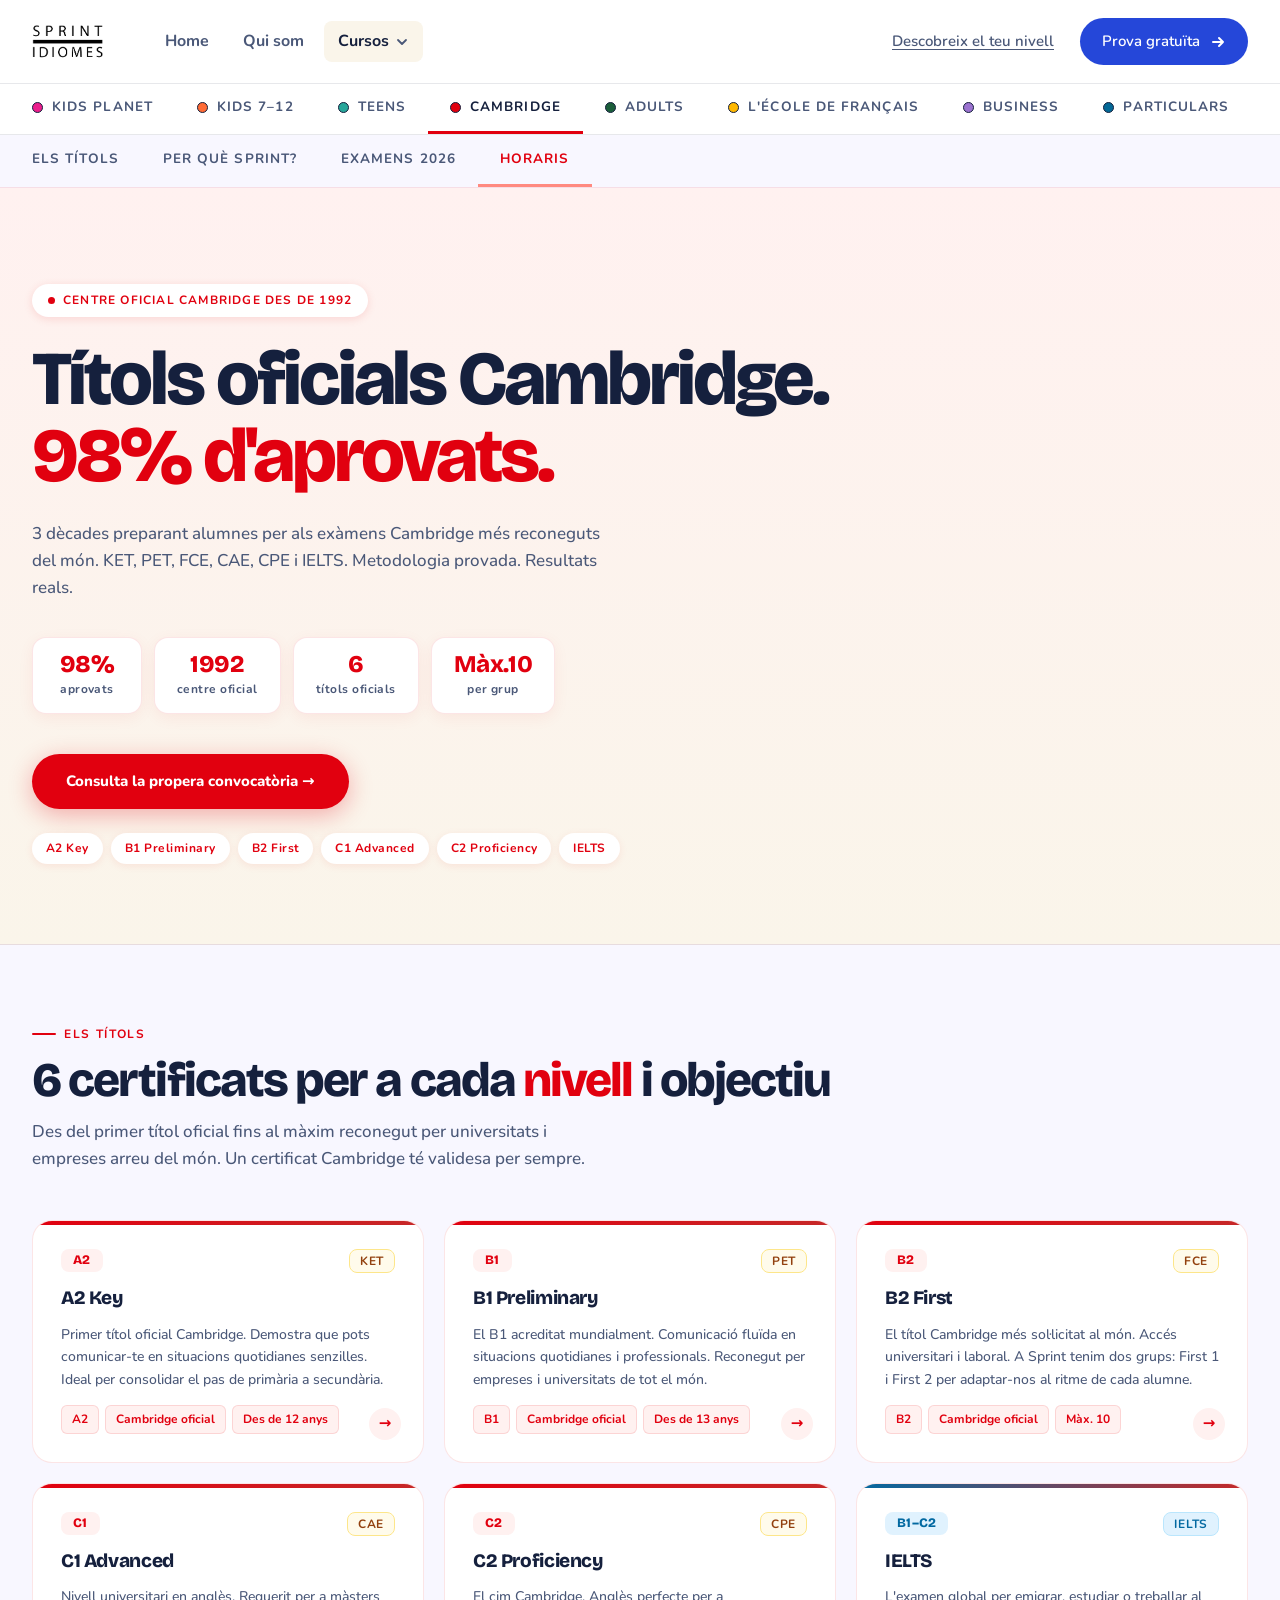
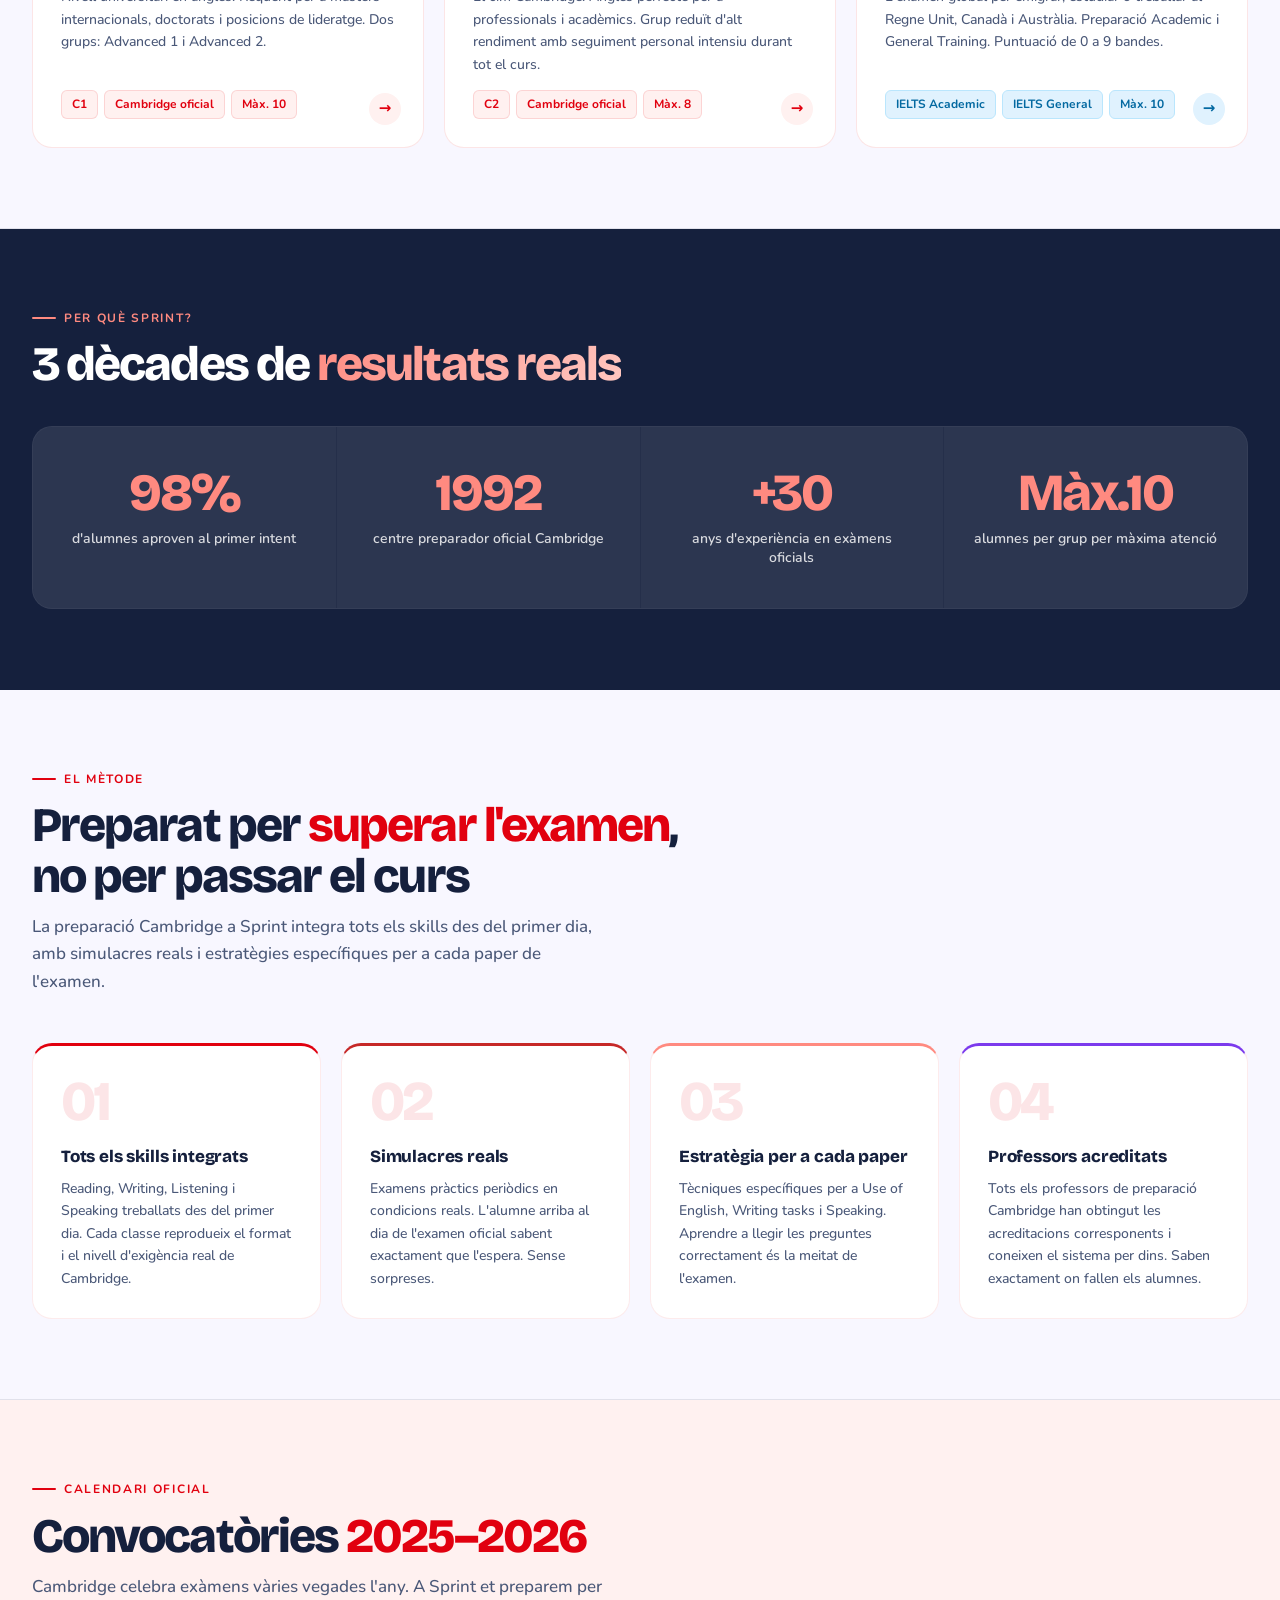
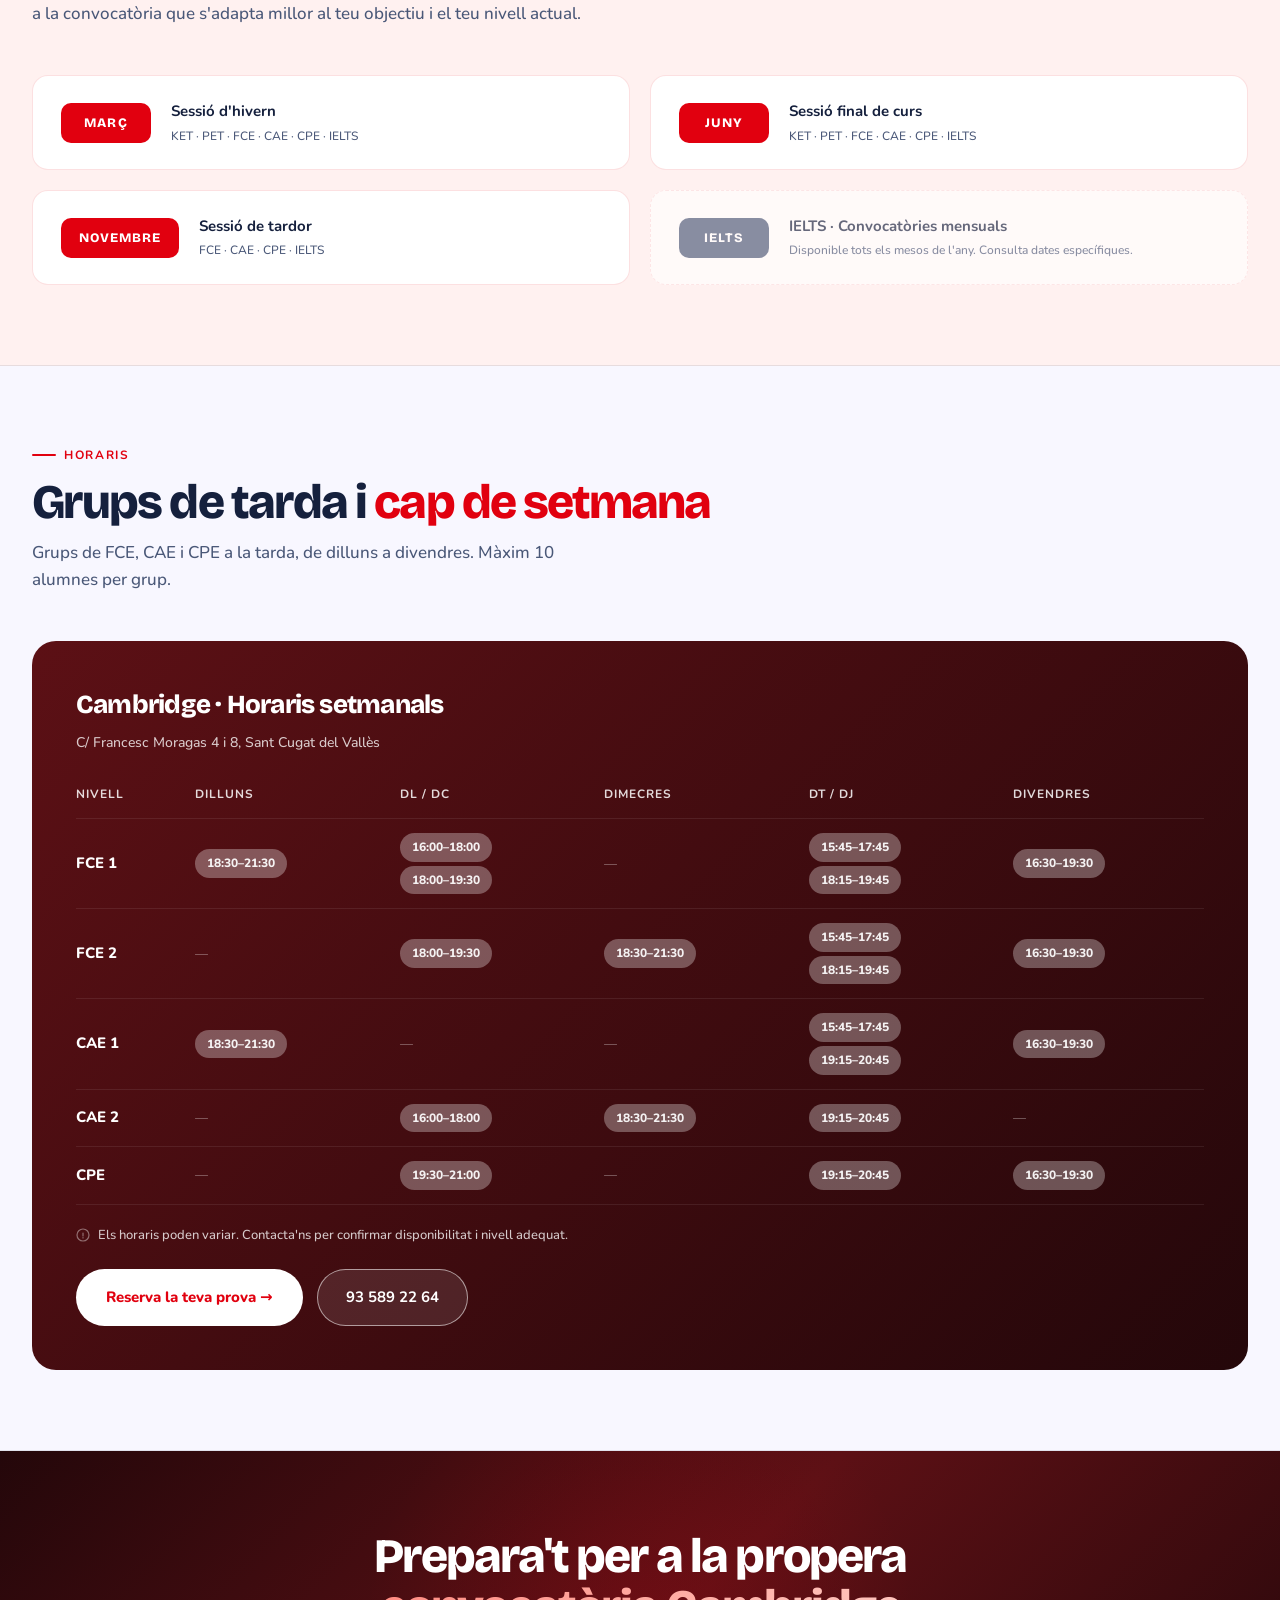
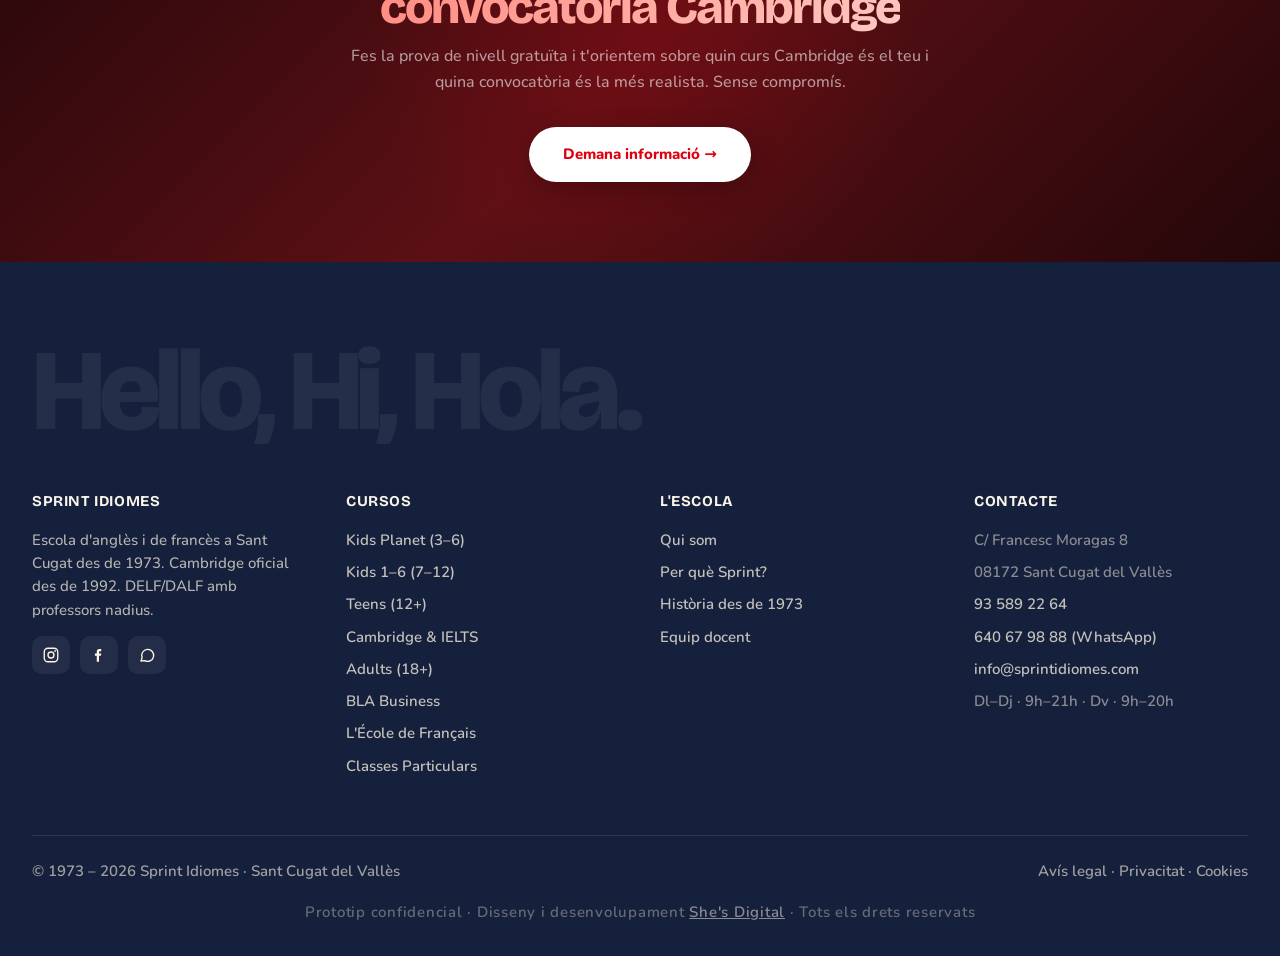
<file: cambridge.html>
<!doctype html>
<html lang="ca">
<head>
<meta charset="utf-8" />
<meta name="viewport" content="width=device-width,initial-scale=1" />
<title>Cambridge & IELTS · Sprint Idiomes · Sant Cugat</title>
<meta name="description" content="Centre preparador oficial Cambridge des de 1992. KET, PET, FCE, CAE, CPE i IELTS a Sant Cugat. 98% d'aprovats. Grups reduïts, professors especialitzats." />
<link rel="preconnect" href="https://fonts.googleapis.com">
<link rel="preconnect" href="https://fonts.gstatic.com" crossorigin>
<link href="https://fonts.googleapis.com/css2?family=Bricolage+Grotesque:opsz,wdth,wght@12..96,75..100,300..800&family=Nunito:wght@400;500;600;700;800&display=swap" rel="stylesheet">
<link rel="stylesheet" href="shared.css?v=6">
<style>
:root{
  --cream:#FAF5EA;
  --ink:#15203D;
  --ink-soft:#4A5878;
  --blue:#2547D9;
  --yellow:#FFB800;
  --line:rgba(21,32,61,.1);
  --line-strong:rgba(21,32,61,.22);
  --font-display:"Bricolage Grotesque",ui-sans-serif,system-ui,sans-serif;
  --font-body:"Nunito",ui-sans-serif,system-ui,sans-serif;
  --camb:#E1000F;
  --camb-mid:#C62828;
  --camb-light:#FF6F60;
  --camb-pale:#FFF1F0;
  --gold:#FF8A80;
  --gold-light:#FFC9C2;
}
*{box-sizing:border-box;margin:0;padding:0}
html{scroll-behavior:smooth}
body{
  font-family:var(--font-body);
  background:#F8F7FF;
  color:var(--ink);
  line-height:1.55;
  font-size:16px;
  overflow-x:hidden;
  font-weight:500;
}
img{max-width:100%;display:block}
a{color:inherit;text-decoration:none}
button{font:inherit;cursor:pointer;border:none;background:none;color:inherit}

/* ── HERO ── */
.hero{
  position:relative;overflow:hidden;
  background:linear-gradient(180deg,var(--camb-pale) 0%,var(--cream) 100%);
  border-bottom:1px solid var(--line);
  padding:96px 32px 80px;
}
.hero-badge{
  display:inline-flex;align-items:center;gap:8px;
  background:#fff;
  box-shadow:0 2px 10px rgba(225,0,15,.12);
  border-radius:100px;padding:7px 16px;
  font-size:12px;font-weight:700;letter-spacing:.1em;text-transform:uppercase;
  color:var(--camb);margin-bottom:24px;
}
.hero-badge-dot{width:7px;height:7px;border-radius:50%;background:var(--camb);flex-shrink:0}
h1{
  font-family:var(--font-display);
  font-size:var(--fs-h1);
  font-weight:800;letter-spacing:-0.04em;line-height:1.02;
  color:var(--ink);max-width:820px;margin-bottom:24px;
}
h1 em{
  font-style:normal;
  color:var(--camb);
}
.hero-sub{
  font-size:17px;color:var(--ink-soft);
  line-height:1.6;max-width:580px;margin-bottom:36px;
}
.hero-stats{
  display:flex;gap:12px;flex-wrap:wrap;margin-bottom:40px;
}
.hero-stat{
  background:#fff;
  border:1px solid rgba(225,0,15,.1);
  box-shadow:0 4px 16px rgba(225,0,15,.06);
  border-radius:14px;padding:14px 22px;text-align:center;min-width:110px;
}
.hero-stat-num{
  font-family:var(--font-display);font-size:24px;font-weight:800;
  letter-spacing:-0.02em;color:var(--camb);line-height:1;
}
.hero-stat-label{
  font-size:var(--fs-label);font-weight:700;color:var(--ink-soft);
  margin-top:4px;letter-spacing:.04em;
}
.btn-camb{
  display:inline-flex;align-items:center;gap:10px;
  background:var(--camb);
  color:#fff;
  font-family:var(--font-body);font-size:15px;font-weight:800;
  border-radius:50px;padding:16px 34px;
  transition:transform .2s,box-shadow .2s;
  box-shadow:0 6px 24px rgba(225,0,15,.3);
  text-decoration:none;
}
.btn-camb:hover{transform:translateY(-2px);box-shadow:0 10px 32px rgba(225,0,15,.4)}
.cta-band .btn-camb{background:#fff;color:var(--camb);box-shadow:0 6px 24px rgba(0,0,0,.25)}
.cta-band .btn-camb:hover{box-shadow:0 10px 32px rgba(0,0,0,.32)}
.hero-titles-strip{
  display:flex;gap:8px;flex-wrap:wrap;margin-top:24px;
}
.htitle{
  font-size:12px;font-weight:700;padding:6px 14px;
  border-radius:100px;
  background:#fff;
  box-shadow:0 2px 8px rgba(225,0,15,.08);
  color:var(--camb);letter-spacing:.04em;
}

/* ── SUBNAV ── */
.course-nav-link.active{color:var(--ink);border-bottom-color:var(--camb)}
.subnav{
  background:rgba(248,247,255,.96);
  backdrop-filter:blur(12px);
  border-bottom:1px solid rgba(225,0,15,.1);
  position:sticky;top:126px;z-index:90;
}
.subnav-link:hover{color:var(--camb)}
.subnav-link.active{color:var(--camb);border-bottom-color:var(--gold)}

/* ── SECTIONS ── */
.section-label{color:var(--camb)}
.section-label::before{background:var(--camb)}
.section h2 em{font-style:normal;color:var(--camb)}
.section-lead{
  font-size:17px;color:var(--ink-soft);
  line-height:1.6;max-width:580px;margin-bottom:48px;
}

/* ── LEVEL CARDS ── */
.level-grid{display:grid;grid-template-columns:repeat(3,1fr);gap:20px}
.lc{
  background:#fff;
  border:1.5px solid rgba(225,0,15,.1);
  border-radius:20px;padding:28px;
  display:flex;flex-direction:column;gap:14px;
  position:relative;overflow:hidden;
}
.lc::before{
  content:'';position:absolute;
  top:0;left:0;right:0;height:4px;
  background:linear-gradient(90deg,var(--camb),var(--camb-mid));
  border-radius:20px 20px 0 0;
}
.lc-cefr{
  font-family:var(--font-display);font-size:13px;font-weight:800;
  letter-spacing:.02em;padding:5px 12px;border-radius:8px;line-height:1;
  background:var(--camb-pale);color:var(--camb);
}
.lc-cert{
  font-size:var(--fs-label);font-weight:700;letter-spacing:.06em;
  padding:5px 10px;border-radius:8px;line-height:1;
  background:#FFFBEB;color:#92400E;border:1px solid #FDE68A;
}
.lc-name{
  font-family:var(--font-display);
  font-size:19px;font-weight:800;letter-spacing:-0.02em;
  color:var(--ink);line-height:1.2;
}
.lc-desc{font-size:14px;color:var(--ink-soft);line-height:1.6;flex:1}
.lc-pills{display:flex;flex-wrap:wrap;gap:6px;margin-top:auto}
.lc-pills span{
  font-size:var(--fs-label);font-weight:700;
  padding:4px 10px;border-radius:6px;
  background:var(--camb-pale);color:var(--camb);
  border:1px solid rgba(225,0,15,.12);
}
.lc-arrow{
  position:absolute;bottom:22px;right:22px;
  width:32px;height:32px;border-radius:50%;
  background:var(--camb-pale);color:var(--camb);
  display:flex;align-items:center;justify-content:center;
  font-size:15px;font-weight:700;
}

/* ── PROOF SECTION ── */
.proof-section{
  background:var(--ink);
}
.proof-section .section-label{color:var(--gold)}
.proof-section .section-label::before{background:var(--gold)}
.proof-grid{
  display:grid;grid-template-columns:repeat(4,1fr);
  gap:1px;background:rgba(255,255,255,.07);
  border-radius:20px;overflow:hidden;
  border:1px solid rgba(255,255,255,.07);
}
.proof-item{
  padding:40px 28px;background:rgba(255,255,255,.03);text-align:center;
}
.proof-num{
  font-family:var(--font-display);
  font-size:52px;font-weight:800;letter-spacing:-0.04em;
  color:#FF8A80;line-height:1;margin-bottom:10px;
}
.proof-label{font-size:14px;color:rgba(255,255,255,.82);font-weight:600;line-height:1.4}

/* ── METHODOLOGY CARDS ── */
.metodo-grid{display:grid;grid-template-columns:repeat(4,1fr);gap:20px}
.metodo-card{
  background:#fff;
  border:1.5px solid rgba(225,0,15,.08);
  border-radius:20px;padding:28px;
  border-top:3px solid var(--mc-top,var(--camb));
  transition:transform .2s,box-shadow .2s;
}
.metodo-card:nth-child(1){--mc-top:#E1000F}
.metodo-card:nth-child(2){--mc-top:#C62828}
.metodo-card:nth-child(3){--mc-top:#FF8A80}
.metodo-card:nth-child(4){--mc-top:#7C3AED}
.metodo-card:hover{transform:translateY(-3px);box-shadow:0 12px 36px rgba(225,0,15,.1)}
.mc-num{
  font-family:var(--font-display);font-size:56px;font-weight:900;
  letter-spacing:-0.06em;color:rgba(225,0,15,.1);line-height:1;margin-bottom:14px;
}
.mc-title{
  font-family:var(--font-display);font-size:17px;font-weight:800;
  letter-spacing:-0.01em;color:var(--ink);margin-bottom:8px;
}
.mc-desc{font-size:14px;color:var(--ink-soft);line-height:1.6}

/* ── CALENDAR ── */
.cal-section{background:var(--camb-pale)}
.cal-section .section-label::before{background:var(--camb)}
.cal-grid{display:grid;grid-template-columns:1fr 1fr;gap:20px}
.cal-row{
  background:#fff;border-radius:16px;padding:24px 28px;
  border:1.5px solid rgba(225,0,15,.12);
  display:flex;align-items:center;gap:20px;
}
.cal-month{
  font-family:var(--font-display);font-size:13px;font-weight:800;
  letter-spacing:.08em;text-transform:uppercase;
  color:#fff;background:var(--camb);
  border-radius:10px;padding:10px 18px;min-width:90px;text-align:center;flex-shrink:0;
}
.cal-exams{flex:1}
.cal-exam-name{font-weight:700;font-size:15px;color:var(--ink);margin-bottom:3px}
.cal-exam-certs{font-size:12px;color:var(--ink-soft)}

/* ── HORARIS ── */
.horaris-wrap{
  background:linear-gradient(135deg,#5C1015 0%,#24070A 100%);
  border-radius:24px;padding:44px;color:#fff;
}
.horaris-title{
  font-family:var(--font-display);font-size:26px;font-weight:800;
  letter-spacing:-0.03em;color:#fff;margin-bottom:6px;
}
.horaris-sub{font-size:14px;color:rgba(255,255,255,.78);margin-bottom:32px}
.horaris-table-wrap{overflow-x:auto}
.horaris-table{width:100%;border-collapse:collapse;min-width:680px}
.horaris-table th{
  font-size:var(--fs-label);font-weight:700;letter-spacing:.08em;text-transform:uppercase;
  color:rgba(255,255,255,.85);padding:0 14px 14px;text-align:left;white-space:nowrap;
}
.horaris-table td{
  padding:14px;font-size:13px;font-weight:600;color:rgba(255,255,255,.92);
  border-top:1px solid rgba(255,255,255,.08);vertical-align:middle;
}
.horaris-table tr:last-child td{border-bottom:1px solid rgba(255,255,255,.08)}
.horaris-table .nivel-name{font-weight:800;color:#fff;font-size:15px;white-space:nowrap}
.hora-pill{
  display:inline-flex;align-items:center;
  background:rgba(255,255,255,.3);
  border-radius:20px;padding:5px 12px;
  font-size:12px;font-weight:800;white-space:nowrap;
}
.horaris-note{
  margin-top:20px;font-size:13px;color:rgba(255,255,255,.78);
  display:flex;align-items:center;gap:8px;
}
.horaris-cta{margin-top:24px;display:flex;gap:14px;flex-wrap:wrap}
.btn-white{
  display:inline-flex;align-items:center;gap:8px;
  background:#fff;color:var(--camb);
  font-family:var(--font-body);font-size:15px;font-weight:800;
  border-radius:50px;padding:15px 30px;
  transition:transform .15s,box-shadow .2s;
}
.btn-white:hover{transform:translateY(-2px);box-shadow:0 8px 20px rgba(0,0,0,.2)}

/* ── CTA BAND ── */
.cta-band{
  background:linear-gradient(135deg,#24070A 0%,#5C1015 50%,#24070A 100%);
  padding:80px 40px;text-align:center;
  position:relative;overflow:hidden;
}
.cta-band::before{
  content:'';position:absolute;
  width:600px;height:600px;
  background:radial-gradient(circle,rgba(225,0,15,.15) 0%,transparent 65%);
  top:-120px;left:50%;transform:translateX(-50%);
  pointer-events:none;
}
.cta-band h2 em{
  font-style:normal;
  background:linear-gradient(135deg,#FF8A80 0%,#FFC9C2 100%);
  -webkit-background-clip:text;-webkit-text-fill-color:transparent;background-clip:text;
}
.cta-band p{font-size:16px;color:rgba(255,255,255,.58);line-height:1.6;margin-bottom:32px}
.btn-ghost-white:hover{border-color:rgba(255,255,255,.82);color:#fff;background:rgba(255,255,255,.18)}


/* ── RESPONSIVE ── */
@media(max-width:1080px){
  .level-grid{grid-template-columns:repeat(2,1fr)}
  .metodo-grid{grid-template-columns:repeat(2,1fr)}
  .proof-grid{grid-template-columns:repeat(2,1fr)}
}
@media(max-width:960px){
  .section{padding:56px 22px}
  .hero{padding:72px 22px 60px}
  .horaris-wrap{grid-template-columns:1fr;gap:24px}
  .cal-grid{grid-template-columns:1fr}
  .subnav-inner{padding:0 22px}
}
@media(max-width:640px){
  .level-grid{grid-template-columns:1fr}
  .cta-band{padding:56px 22px}
  .proof-grid{grid-template-columns:1fr 1fr}
  .metodo-grid{grid-template-columns:1fr}
}
@media(max-width:480px){
  .proof-grid{grid-template-columns:1fr}
}
</style>

  <!-- SEO: Open Graph -->
  <meta property="og:type" content="website">
  <meta property="og:locale" content="ca_ES">
  <meta property="og:site_name" content="Sprint Idiomes">
  <meta property="og:url" content="https://www.sprintidiomes.com/cambridge/">
  <meta property="og:title" content="Cambridge & IELTS a Sant Cugat · Sprint Idiomes · Centre Oficial des de 1992">
  <meta property="og:description" content="Centre preparador oficial Cambridge des de 1992 a Sant Cugat. KET, PET, FCE, CAE, CPE i IELTS. 98% d'aprovats. Tres generacions d'alumnes certificats.">
  <meta property="og:image" content="https://www.sprintidiomes.com/assets/images/og-sprint-idiomes.jpg">
  <meta property="og:image:width" content="1200">
  <meta property="og:image:height" content="630">
  <!-- SEO: Twitter Card -->
  <meta name="twitter:card" content="summary_large_image">
  <meta name="twitter:title" content="Cambridge & IELTS a Sant Cugat · Sprint Idiomes · Centre Oficial des de 1992">
  <meta name="twitter:description" content="Centre oficial Cambridge i IELTS a Sant Cugat des de 1992. KET, PET, FCE, CAE, CPE. 98% aprovats.">
  <meta name="twitter:image" content="https://www.sprintidiomes.com/assets/images/og-sprint-idiomes.jpg">
  <!-- SEO: Canonical -->
  <link rel="canonical" href="https://www.sprintidiomes.com/cambridge/">
  <!-- SEO: Robots -->
  <meta name="robots" content="index, follow">
  <!-- SEO: Schema.org JSON-LD -->
  <script type="application/ld+json">
{
  "@context": "https://schema.org",
  "@graph": [
    {
      "@type": "Course",
      "name": "Preparació Cambridge & IELTS",
      "description": "Preparació oficial per als exàmens Cambridge (KET, PET, FCE, CAE, CPE) i IELTS a Sant Cugat. Centre preparador oficial des de 1992, amb un 98% d'aprovats.",
      "url": "https://www.sprintidiomes.com/cambridge/",
      "provider": {
        "@id": "https://www.sprintidiomes.com/#school"
      },
      "educationalLevel": "A2 to C2",
      "hasCourseInstance": {
        "@type": "CourseInstance",
        "courseMode": "onsite"
      },
      "teaches": "Cambridge English Qualifications: KET, PET, FCE, CAE, CPE, IELTS"
    },
    {
      "@type": "BreadcrumbList",
      "itemListElement": [
        {
          "@type": "ListItem",
          "position": 1,
          "name": "Inici",
          "item": "https://www.sprintidiomes.com/"
        },
        {
          "@type": "ListItem",
          "position": 2,
          "name": "Cursos",
          "item": "https://www.sprintidiomes.com/cursos/"
        },
        {
          "@type": "ListItem",
          "position": 3,
          "name": "Cambridge & IELTS"
        }
      ]
    }
  ]
}
  </script>
</head>
<body>

<script src="nav.js?v=18"></script>

<!-- =================== HERO =================== -->
<section class="hero">
  <div class="hero-inner">
    <div class="hero-badge">
      <span class="hero-badge-dot"></span>Centre oficial Cambridge des de 1992
    </div>
    <h1>Títols oficials Cambridge.<br><em>98% d'aprovats.</em></h1>
    <p class="hero-sub">3 dècades preparant alumnes per als exàmens Cambridge més reconeguts del món. KET, PET, FCE, CAE, CPE i IELTS. Metodologia provada. Resultats reals.</p>
    <div class="hero-stats">
      <div class="hero-stat">
        <div class="hero-stat-num">98%</div>
        <div class="hero-stat-label">aprovats</div>
      </div>
      <div class="hero-stat">
        <div class="hero-stat-num">1992</div>
        <div class="hero-stat-label">centre oficial</div>
      </div>
      <div class="hero-stat">
        <div class="hero-stat-num">6</div>
        <div class="hero-stat-label">títols oficials</div>
      </div>
      <div class="hero-stat">
        <div class="hero-stat-num">Màx.10</div>
        <div class="hero-stat-label">per grup</div>
      </div>
    </div>
    <a href="index.html#contacte" class="btn-camb">Consulta la propera convocatòria &#8594;</a>
    <div class="hero-titles-strip">
      <span class="htitle">A2 Key</span>
      <span class="htitle">B1 Preliminary</span>
      <span class="htitle">B2 First</span>
      <span class="htitle">C1 Advanced</span>
      <span class="htitle">C2 Proficiency</span>
      <span class="htitle">IELTS</span>
    </div>
  </div>
</section>

<main>

<!-- =================== TITOLS =================== -->
<section class="section" id="titols">
  <div class="section-inner">
    <div class="section-label">Els títols</div>
    <h2>6 certificats per a cada <em>nivell</em> i objectiu</h2>
    <p class="section-lead">Des del primer títol oficial fins al màxim reconegut per universitats i empreses arreu del món. Un certificat Cambridge té validesa per sempre.</p>
    <div class="level-grid">

      <div class="lc">
        <div class="lc-top">
          <span class="lc-cefr">A2</span>
          <span class="lc-cert">KET</span>
        </div>
        <div class="lc-name">A2 Key</div>
        <p class="lc-desc">Primer títol oficial Cambridge. Demostra que pots comunicar-te en situacions quotidianes senzilles. Ideal per consolidar el pas de primària a secundària.</p>
        <div class="lc-pills"><span>A2</span><span>Cambridge oficial</span><span>Des de 12 anys</span></div>
        <div class="lc-arrow">&#8594;</div>
      </div>

      <div class="lc">
        <div class="lc-top">
          <span class="lc-cefr">B1</span>
          <span class="lc-cert">PET</span>
        </div>
        <div class="lc-name">B1 Preliminary</div>
        <p class="lc-desc">El B1 acreditat mundialment. Comunicació fluïda en situacions quotidianes i professionals. Reconegut per empreses i universitats de tot el món.</p>
        <div class="lc-pills"><span>B1</span><span>Cambridge oficial</span><span>Des de 13 anys</span></div>
        <div class="lc-arrow">&#8594;</div>
      </div>

      <div class="lc">
        <div class="lc-top">
          <span class="lc-cefr">B2</span>
          <span class="lc-cert">FCE</span>
        </div>
        <div class="lc-name">B2 First</div>
        <p class="lc-desc">El títol Cambridge més sol·licitat al món. Accés universitari i laboral. A Sprint tenim dos grups: First 1 i First 2 per adaptar-nos al ritme de cada alumne.</p>
        <div class="lc-pills"><span>B2</span><span>Cambridge oficial</span><span>Màx. 10</span></div>
        <div class="lc-arrow">&#8594;</div>
      </div>

      <div class="lc">
        <div class="lc-top">
          <span class="lc-cefr">C1</span>
          <span class="lc-cert">CAE</span>
        </div>
        <div class="lc-name">C1 Advanced</div>
        <p class="lc-desc">Nivell universitari en anglès. Requerit per a màsters internacionals, doctorats i posicions de lideratge. Dos grups: Advanced 1 i Advanced 2.</p>
        <div class="lc-pills"><span>C1</span><span>Cambridge oficial</span><span>Màx. 10</span></div>
        <div class="lc-arrow">&#8594;</div>
      </div>

      <div class="lc">
        <div class="lc-top">
          <span class="lc-cefr">C2</span>
          <span class="lc-cert">CPE</span>
        </div>
        <div class="lc-name">C2 Proficiency</div>
        <p class="lc-desc">El cim Cambridge. Anglès perfecte per a professionals i acadèmics. Grup reduït d'alt rendiment amb seguiment personal intensiu durant tot el curs.</p>
        <div class="lc-pills"><span>C2</span><span>Cambridge oficial</span><span>Màx. 8</span></div>
        <div class="lc-arrow">&#8594;</div>
      </div>

      <div class="lc" style="--camb:#0369A1">
        <div class="lc-top">
          <span class="lc-cefr" style="background:#E0F2FE;color:#0369A1">B1–C2</span>
          <span class="lc-cert" style="background:#E0F2FE;color:#0369A1;border-color:#BAE6FD">IELTS</span>
        </div>
        <div class="lc-name">IELTS</div>
        <p class="lc-desc">L'examen global per emigrar, estudiar o treballar al Regne Unit, Canadà i Austràlia. Preparació Academic i General Training. Puntuació de 0 a 9 bandes.</p>
        <div class="lc-pills" style="--camb:#0369A1"><span style="background:#E0F2FE;color:#0369A1;border-color:#BAE6FD">IELTS Academic</span><span style="background:#E0F2FE;color:#0369A1;border-color:#BAE6FD">IELTS General</span><span style="background:#E0F2FE;color:#0369A1;border-color:#BAE6FD">Màx. 10</span></div>
        <div class="lc-arrow" style="background:#E0F2FE;color:#0369A1">&#8594;</div>
      </div>

    </div>
  </div>
</section>

<!-- =================== PER QUE =================== -->
<section class="section proof-section" id="perque">
  <div class="section-inner">
    <div class="section-label">Per què Sprint?</div>
    <h2 style="color:#fff;margin-bottom:36px">3 dècades de <em style="background:linear-gradient(135deg,#FF8A80,#FFC9C2);-webkit-background-clip:text;-webkit-text-fill-color:transparent;background-clip:text;font-style:normal">resultats reals</em></h2>
    <div class="proof-grid">
      <div class="proof-item">
        <div class="proof-num">98%</div>
        <div class="proof-label">d'alumnes aproven al primer intent</div>
      </div>
      <div class="proof-item">
        <div class="proof-num">1992</div>
        <div class="proof-label">centre preparador oficial Cambridge</div>
      </div>
      <div class="proof-item">
        <div class="proof-num">+30</div>
        <div class="proof-label">anys d'experiència en exàmens oficials</div>
      </div>
      <div class="proof-item">
        <div class="proof-num">Màx.10</div>
        <div class="proof-label">alumnes per grup per màxima atenció</div>
      </div>
    </div>
  </div>
</section>

<!-- =================== METODE =================== -->
<section class="section" id="metode">
  <div class="section-inner">
    <div class="section-label">El mètode</div>
    <h2>Preparat per <em>superar l'examen</em>,<br>no per passar el curs</h2>
    <p class="section-lead">La preparació Cambridge a Sprint integra tots els skills des del primer dia, amb simulacres reals i estratègies específiques per a cada paper de l'examen.</p>
    <div class="metodo-grid">
      <div class="metodo-card">
        <div class="mc-num">01</div>
        <div class="mc-title">Tots els skills integrats</div>
        <p class="mc-desc">Reading, Writing, Listening i Speaking treballats des del primer dia. Cada classe reprodueix el format i el nivell d'exigència real de Cambridge.</p>
      </div>
      <div class="metodo-card">
        <div class="mc-num">02</div>
        <div class="mc-title">Simulacres reals</div>
        <p class="mc-desc">Examens pràctics periòdics en condicions reals. L'alumne arriba al dia de l'examen oficial sabent exactament que l'espera. Sense sorpreses.</p>
      </div>
      <div class="metodo-card">
        <div class="mc-num">03</div>
        <div class="mc-title">Estratègia per a cada paper</div>
        <p class="mc-desc">Tècniques específiques per a Use of English, Writing tasks i Speaking. Aprendre a llegir les preguntes correctament és la meitat de l'examen.</p>
      </div>
      <div class="metodo-card">
        <div class="mc-num">04</div>
        <div class="mc-title">Professors acreditats</div>
        <p class="mc-desc">Tots els professors de preparació Cambridge han obtingut les acreditacions corresponents i coneixen el sistema per dins. Saben exactament on fallen els alumnes.</p>
      </div>
    </div>
  </div>
</section>

<!-- =================== EXAMENS =================== -->
<section class="section cal-section" id="examens">
  <div class="section-inner">
    <div class="section-label">Calendari oficial</div>
    <h2>Convocatòries <em>2025–2026</em></h2>
    <p class="section-lead">Cambridge celebra exàmens vàries vegades l'any. A Sprint et preparem per a la convocatòria que s'adapta millor al teu objectiu i el teu nivell actual.</p>
    <div class="cal-grid">
      <div class="cal-row">
        <span class="cal-month">Març</span>
        <div class="cal-exams">
          <div class="cal-exam-name">Sessió d'hivern</div>
          <div class="cal-exam-certs">KET · PET · FCE · CAE · CPE · IELTS</div>
        </div>
      </div>
      <div class="cal-row">
        <span class="cal-month">Juny</span>
        <div class="cal-exams">
          <div class="cal-exam-name">Sessió final de curs</div>
          <div class="cal-exam-certs">KET · PET · FCE · CAE · CPE · IELTS</div>
        </div>
      </div>
      <div class="cal-row">
        <span class="cal-month">Novembre</span>
        <div class="cal-exams">
          <div class="cal-exam-name">Sessió de tardor</div>
          <div class="cal-exam-certs">FCE · CAE · CPE · IELTS</div>
        </div>
      </div>
      <div class="cal-row" style="border-style:dashed;opacity:.65">
        <span class="cal-month" style="background:var(--ink-soft)">IELTS</span>
        <div class="cal-exams">
          <div class="cal-exam-name">IELTS · Convocatòries mensuals</div>
          <div class="cal-exam-certs">Disponible tots els mesos de l'any. Consulta dates específiques.</div>
        </div>
      </div>
    </div>
  </div>
</section>

<!-- =================== HORARIS =================== -->
<section class="section" id="horaris">
  <div class="section-inner">
    <div class="section-label">Horaris</div>
    <h2>Grups de tarda i <em>cap de setmana</em></h2>
    <p class="section-lead">Grups de FCE, CAE i CPE a la tarda, de dilluns a divendres. Màxim 10 alumnes per grup.</p>
    <div class="horaris-wrap">
      <div class="horaris-title">Cambridge · Horaris setmanals</div>
      <div class="horaris-sub">C/ Francesc Moragas 4 i 8, Sant Cugat del Vallès</div>
      <div class="horaris-table-wrap">
      <table class="horaris-table">
        <thead>
          <tr><th>Nivell</th><th>Dilluns</th><th>Dl / Dc</th><th>Dimecres</th><th>Dt / Dj</th><th>Divendres</th></tr>
        </thead>
        <tbody>
          <tr>
            <td><span class="nivel-name">FCE 1</span></td>
            <td><span class="hora-pill">18:30–21:30</span></td>
            <td>
              <div style="display:flex;flex-direction:column;gap:4px;align-items:flex-start">
                <span class="hora-pill">16:00–18:00</span>
                <span class="hora-pill">18:00–19:30</span>
              </div>
            </td>
            <td><span style="opacity:.4">—</span></td>
            <td>
              <div style="display:flex;flex-direction:column;gap:4px;align-items:flex-start">
                <span class="hora-pill">15:45–17:45</span>
                <span class="hora-pill">18:15–19:45</span>
              </div>
            </td>
            <td><span class="hora-pill">16:30–19:30</span></td>
          </tr>
          <tr>
            <td><span class="nivel-name">FCE 2</span></td>
            <td><span style="opacity:.4">—</span></td>
            <td><span class="hora-pill">18:00–19:30</span></td>
            <td><span class="hora-pill">18:30–21:30</span></td>
            <td>
              <div style="display:flex;flex-direction:column;gap:4px;align-items:flex-start">
                <span class="hora-pill">15:45–17:45</span>
                <span class="hora-pill">18:15–19:45</span>
              </div>
            </td>
            <td><span class="hora-pill">16:30–19:30</span></td>
          </tr>
          <tr>
            <td><span class="nivel-name">CAE 1</span></td>
            <td><span class="hora-pill">18:30–21:30</span></td>
            <td><span style="opacity:.4">—</span></td>
            <td><span style="opacity:.4">—</span></td>
            <td>
              <div style="display:flex;flex-direction:column;gap:4px;align-items:flex-start">
                <span class="hora-pill">15:45–17:45</span>
                <span class="hora-pill">19:15–20:45</span>
              </div>
            </td>
            <td><span class="hora-pill">16:30–19:30</span></td>
          </tr>
          <tr>
            <td><span class="nivel-name">CAE 2</span></td>
            <td><span style="opacity:.4">—</span></td>
            <td><span class="hora-pill">16:00–18:00</span></td>
            <td><span class="hora-pill">18:30–21:30</span></td>
            <td><span class="hora-pill">19:15–20:45</span></td>
            <td><span style="opacity:.4">—</span></td>
          </tr>
          <tr>
            <td><span class="nivel-name">CPE</span></td>
            <td><span style="opacity:.4">—</span></td>
            <td><span class="hora-pill">19:30–21:00</span></td>
            <td><span style="opacity:.4">—</span></td>
            <td><span class="hora-pill">19:15–20:45</span></td>
            <td><span class="hora-pill">16:30–19:30</span></td>
          </tr>
        </tbody>
      </table>
      </div>
      <p class="horaris-note">
        <svg width="14" height="14" viewBox="0 0 14 14" fill="none"><circle cx="7" cy="7" r="6" stroke="rgba(255,255,255,.4)" stroke-width="1.2"/><path d="M7 5v3M7 9.5v.5" stroke="rgba(255,255,255,.4)" stroke-width="1.2" stroke-linecap="round"/></svg>
        Els horaris poden variar. Contacta'ns per confirmar disponibilitat i nivell adequat.
      </p>
      <div class="horaris-cta">
        <a href="index.html#contacte" class="btn-white">Reserva la teva prova →</a>
        <a href="tel:+34935892264" class="btn-ghost-white">93 589 22 64</a>
      </div>
    </div>
  </div>
</section>

</main>

<!-- =================== CTA BAND =================== -->
<div class="cta-band">
  <div class="cta-band-inner">
    <h2>Prepara't per a la propera<br><em>convocatòria Cambridge</em></h2>
    <p>Fes la prova de nivell gratuïta i t'orientem sobre quin curs Cambridge és el teu i quina convocatòria és la més realista. Sense compromís.</p>
    <div class="cta-btns">
      <a href="index.html#contacte" class="btn-camb">Demana informació &#8594;</a>
    </div>
  </div>
</div>


<script>
const links = document.querySelectorAll('.subnav-link');
const sections = document.querySelectorAll('.section[id]');
const obs = new IntersectionObserver(entries=>{
  entries.forEach(e=>{
    if(e.isIntersecting){
      const id=e.target.id;
      links.forEach(l=>l.classList.toggle('active',l.getAttribute('href')==='#'+id));
    }
  });
},{rootMargin:'-25% 0px -65% 0px'});
sections.forEach(s=>obs.observe(s));
</script>

</body>
</html>
</file>
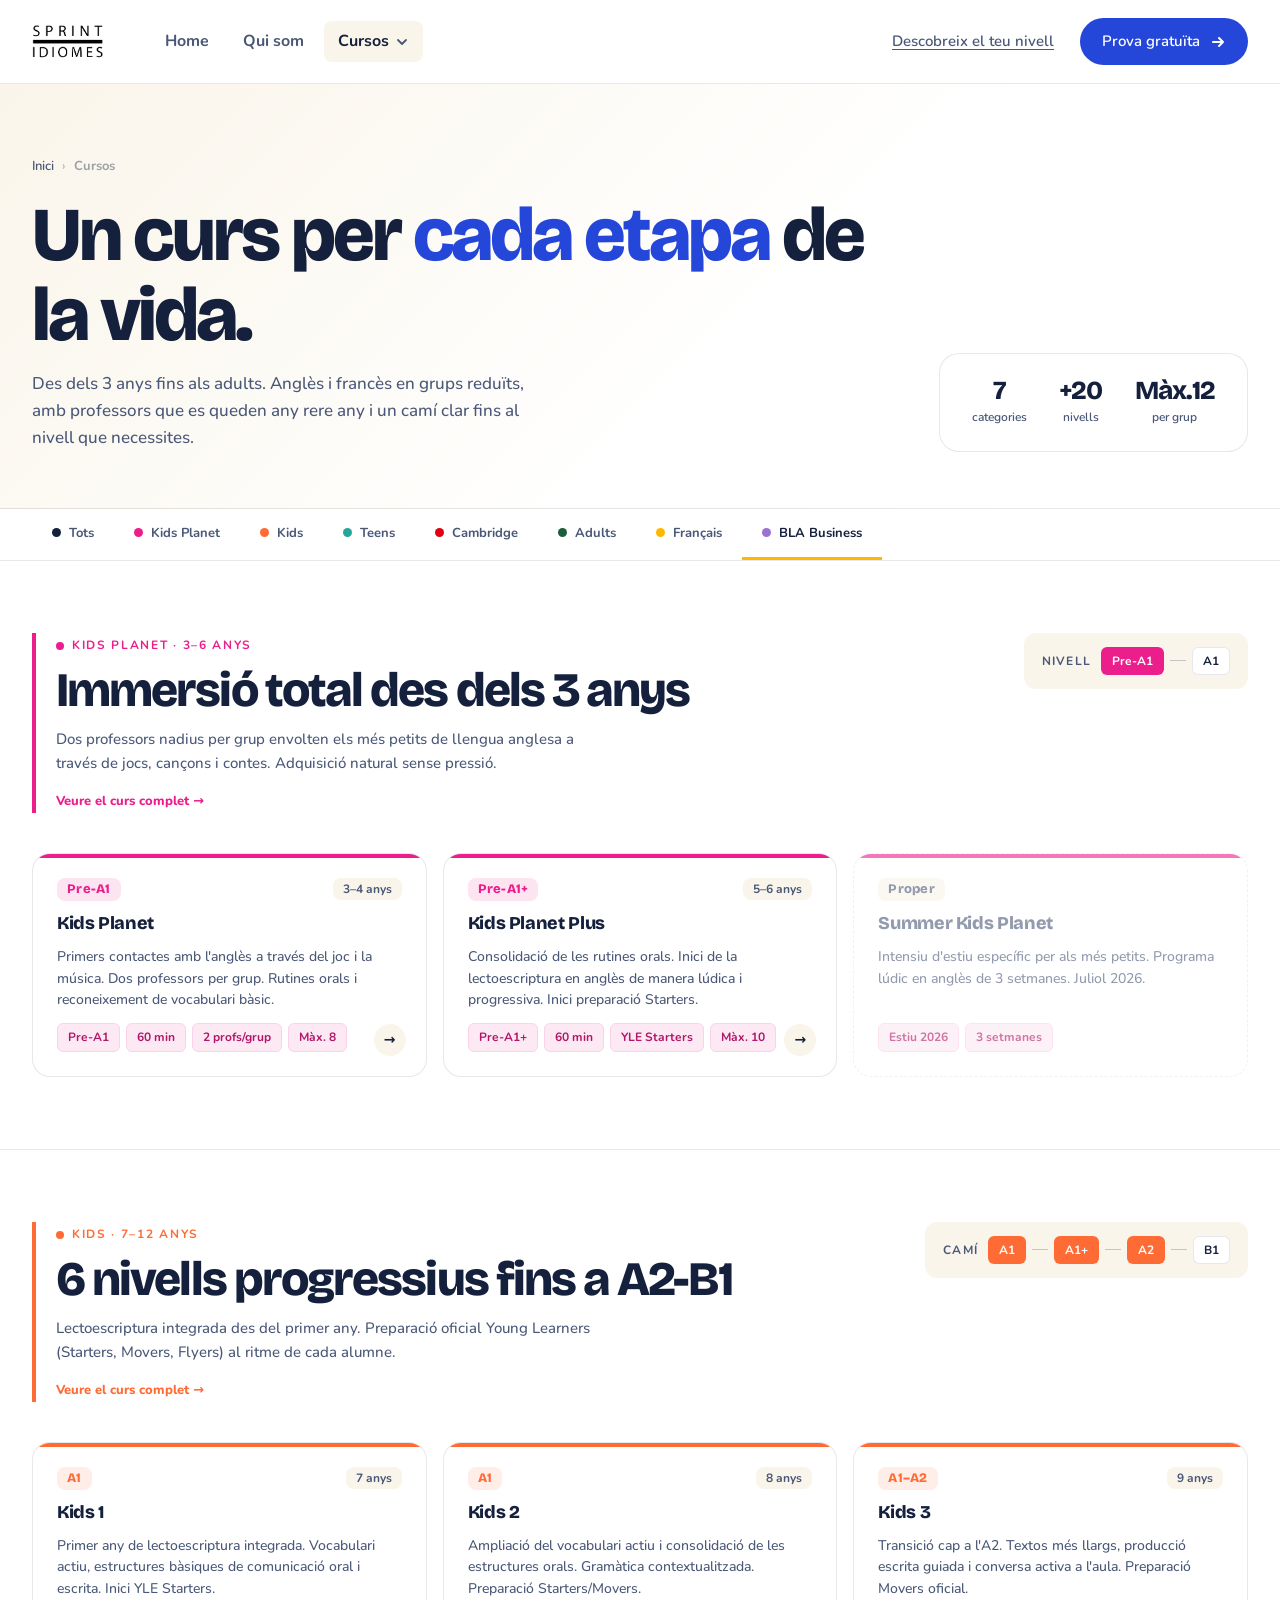
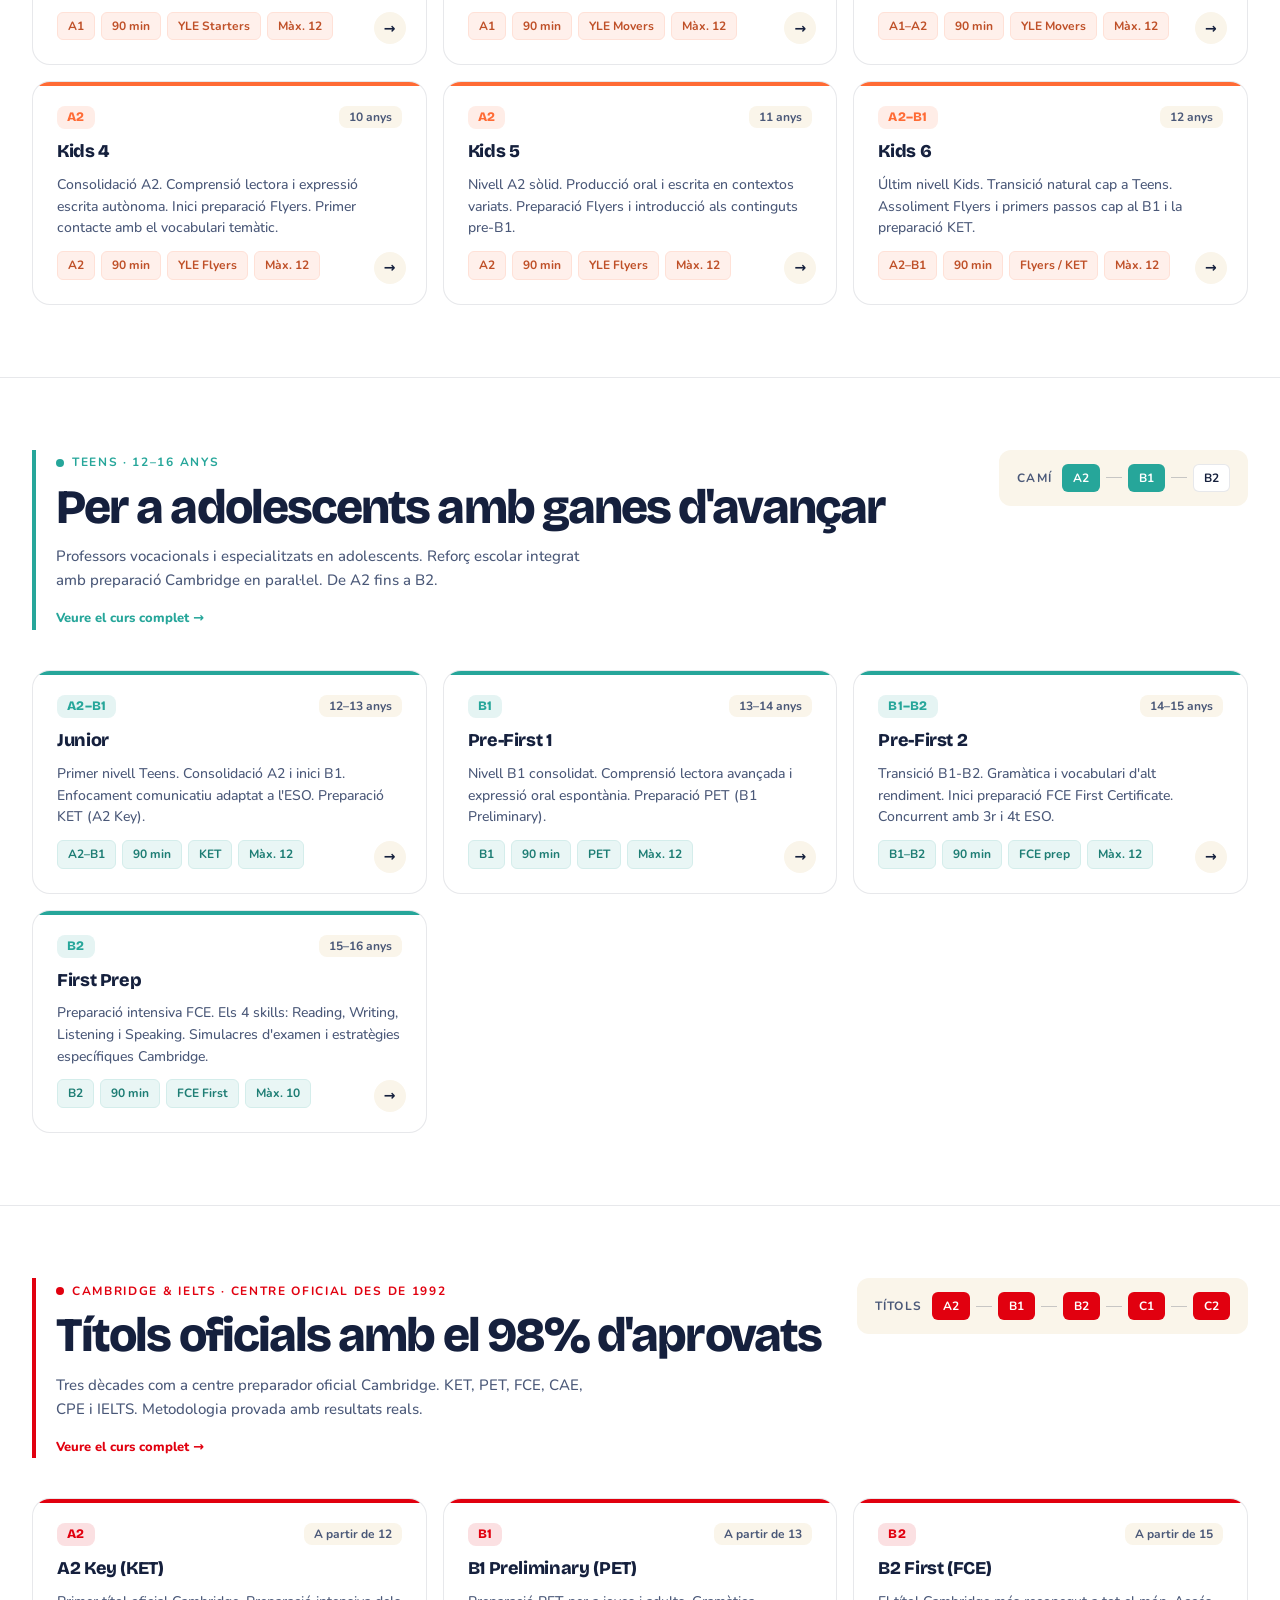
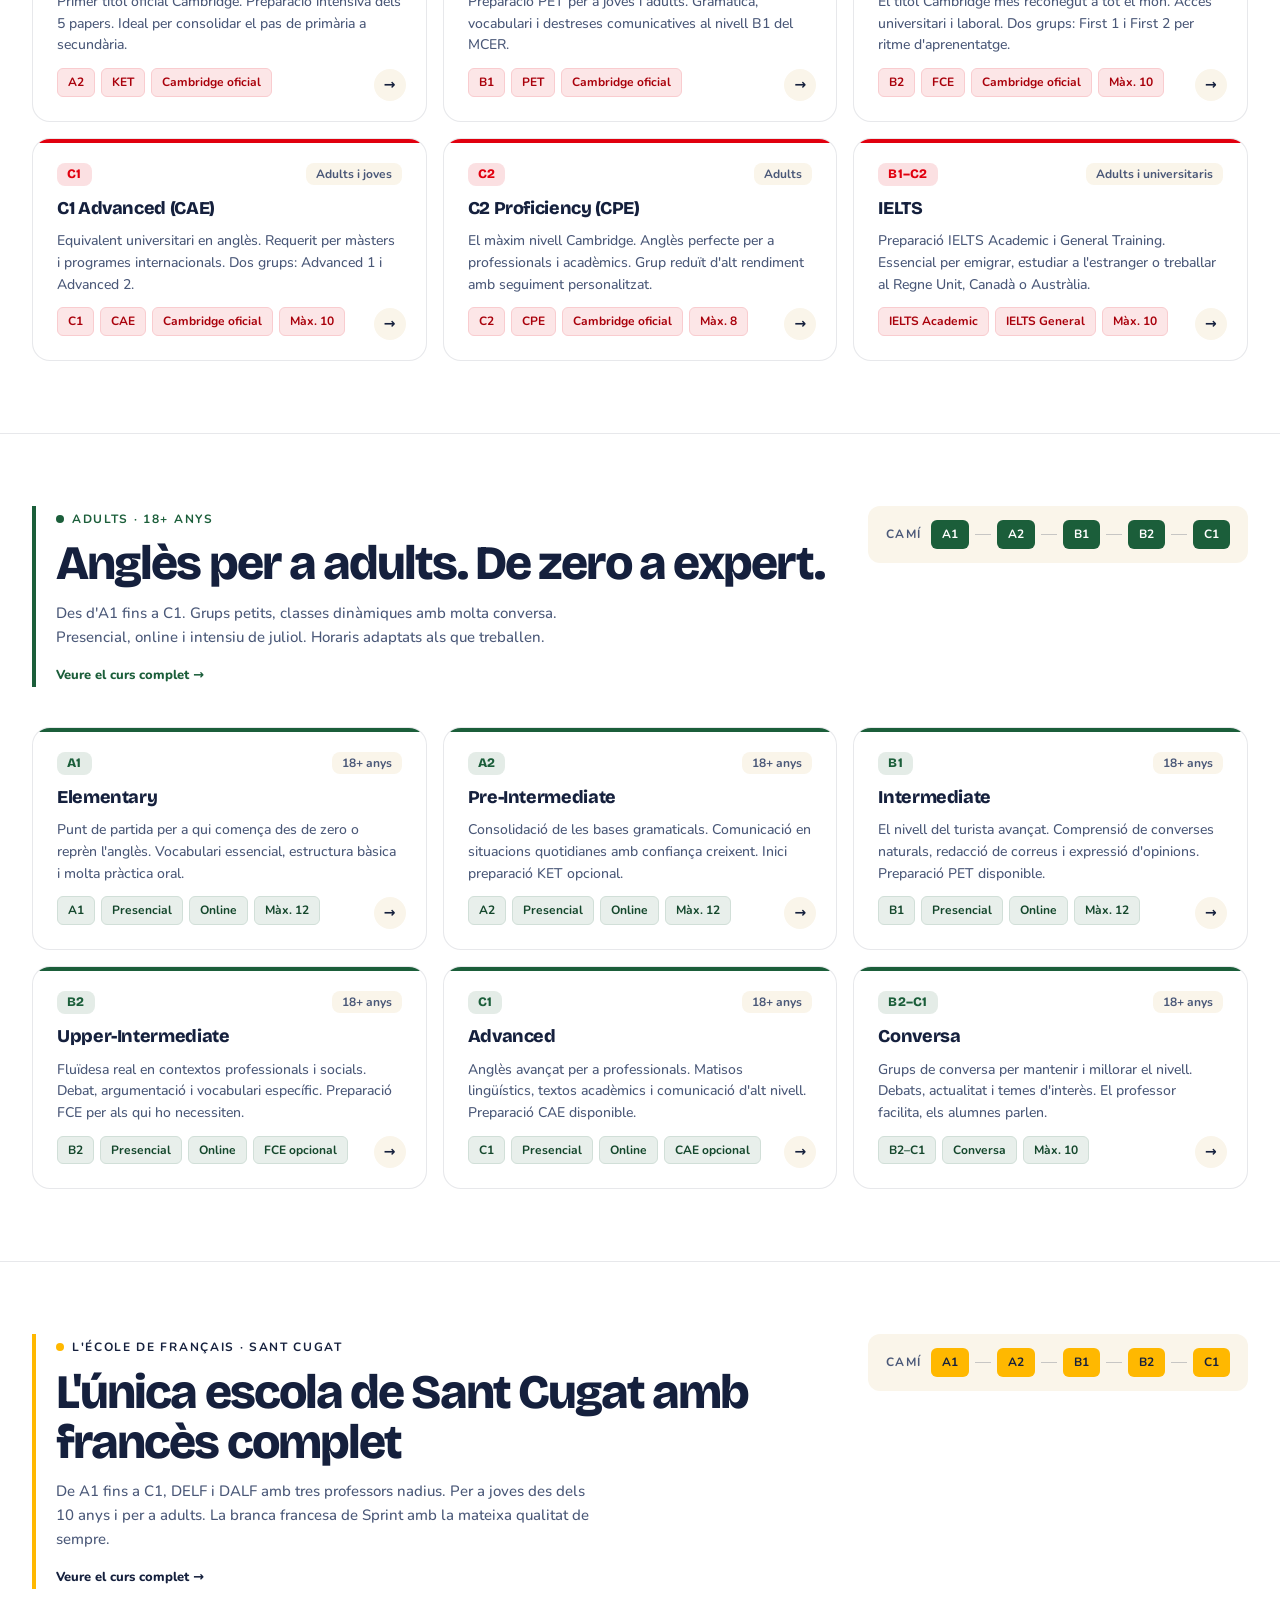
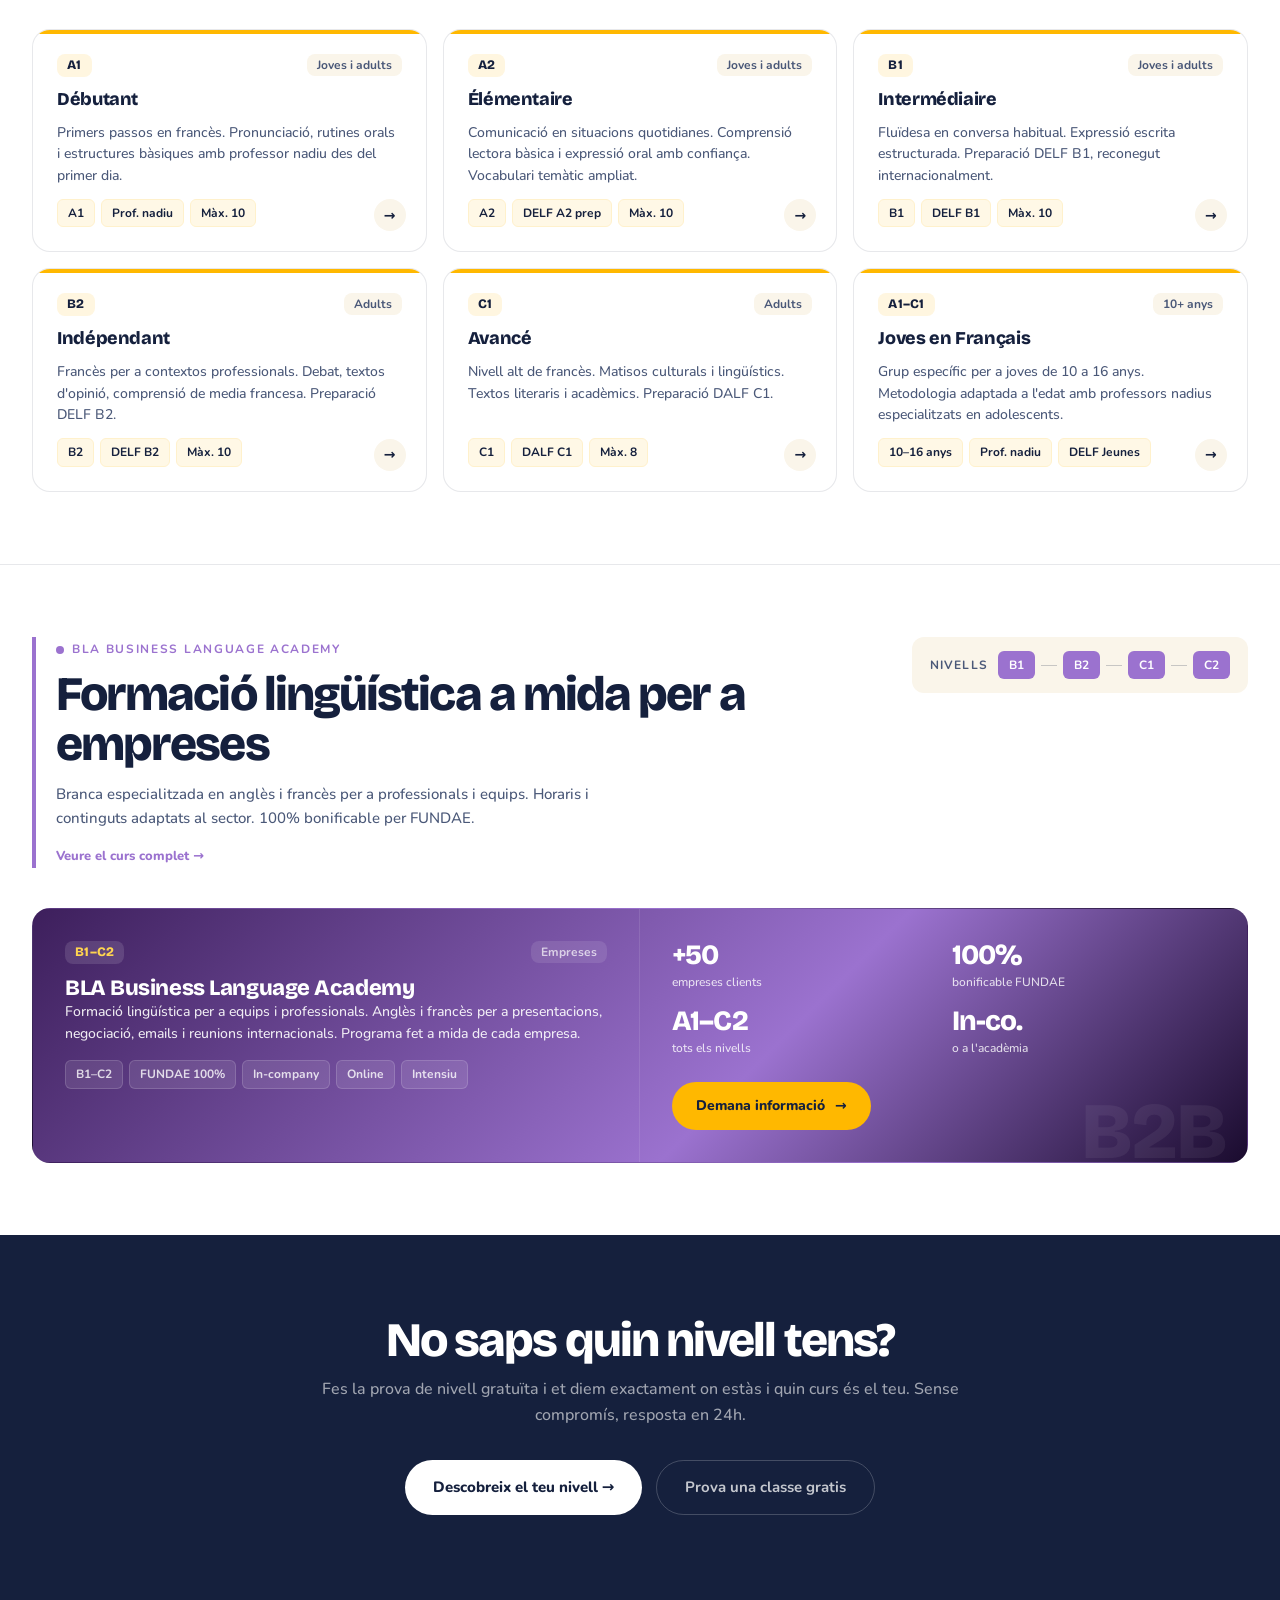
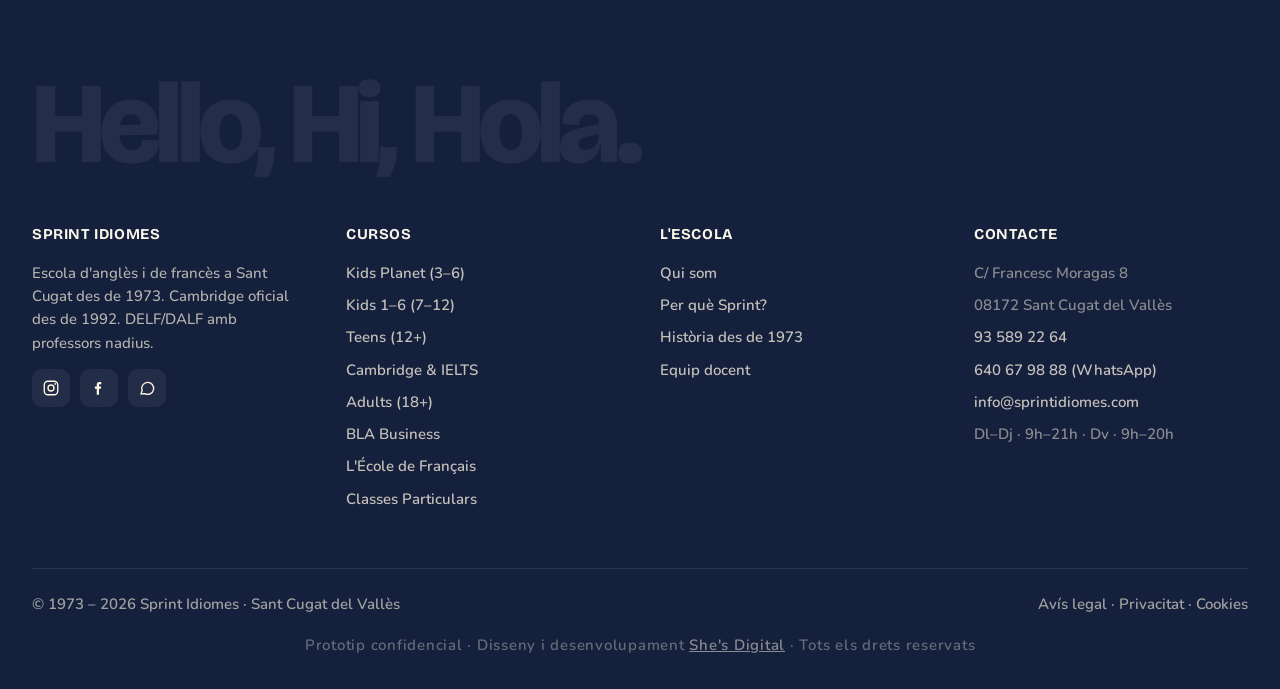
<file: cursos.html>
<!doctype html>
<html lang="ca">
<head>
<meta charset="utf-8" />
<meta name="viewport" content="width=device-width,initial-scale=1" />
<title>Cursos d'anglès i francès · Sprint Idiomes · Sant Cugat</title>
<meta name="description" content="Tots els cursos d'anglès i francès a Sprint Idiomes. Kids Planet, Kids, Teens, Cambridge, Adults, Français i BLA Business. Sant Cugat del Vallès des de 1973." />
<link rel="preconnect" href="https://fonts.googleapis.com">
<link rel="preconnect" href="https://fonts.gstatic.com" crossorigin>
<link href="https://fonts.googleapis.com/css2?family=Bricolage+Grotesque:opsz,wdth,wght@12..96,75..100,300..800&family=Nunito:wght@400;500;600;700;800&display=swap" rel="stylesheet">
<link rel="stylesheet" href="shared.css?v=6">
<style>
:root{
  --cream:#FAF5EA;
  --cream-2:#F1E9D5;
  --ink:#15203D;
  --ink-soft:#4A5878;
  --blue:#2547D9;
  --blue-soft:#3B5DE8;
  --yellow:#FFB800;
  --line:rgba(21,32,61,.1);
  --line-strong:rgba(21,32,61,.22);
  --font-display:"Bricolage Grotesque",ui-sans-serif,system-ui,sans-serif;
  --font-body:"Nunito",ui-sans-serif,system-ui,sans-serif;
  /* Colors per categoria: mateix RGB exacte que la bombolla corresponent a Home */
  --c-kidsplanet:#EC1E8C;
  --c-kids:#FF6B35;
  --c-teens:#26A69A;
  --c-cambridge:#E1000F;
  --c-adults:#1B5E3A;
  --c-french:#FFB800;
  --c-business:#9B72CF;
}
*{box-sizing:border-box;margin:0;padding:0}
html{scroll-behavior:smooth}
body{
  font-family:var(--font-body);
  background:#fff;
  color:var(--ink);
  line-height:1.55;
  font-size:16px;
  overflow-x:hidden;
  font-weight:500;
}
img{max-width:100%;display:block}
a{color:inherit;text-decoration:none}
button{font:inherit;cursor:pointer;border:none;background:none;color:inherit}

/* ── NAV ── */
/* ── PAGE HERO ── */
.page-hero{
  background:linear-gradient(135deg,var(--cream) 0%,#fff 60%);
  border-bottom:1px solid var(--line);
  padding:72px 32px 56px;
}
.page-hero-inner{max-width:1480px;margin:0 auto}
.breadcrumb{
  font-size:13px;font-weight:600;color:var(--ink-soft);
  margin-bottom:20px;display:flex;align-items:center;gap:8px;
}
.breadcrumb a{color:var(--ink-soft)}
.breadcrumb a:hover{color:var(--blue)}
.page-hero-grid{display:grid;grid-template-columns:1fr auto;gap:40px;align-items:flex-end}
.page-hero h1{
  font-family:var(--font-display);
  font-size:var(--fs-h1);
  font-weight:800;letter-spacing:-0.04em;line-height:1.05;
  color:var(--ink);
}
.page-hero h1 em{font-style:normal;color:var(--blue)}
.page-hero-sub{
  font-size:17px;color:var(--ink-soft);
  line-height:1.6;margin-top:14px;max-width:520px;
}
.page-hero-stats{
  display:flex;gap:32px;align-items:center;
  padding:24px 32px;
  background:#fff;
  border:1px solid var(--line);
  border-radius:20px;
  white-space:nowrap;
  flex-shrink:0;
}
.ph-stat{text-align:center}
.ph-stat-num{
  font-family:var(--font-display);font-size:26px;font-weight:800;
  letter-spacing:-0.03em;color:var(--ink);line-height:1;
}
.ph-stat-label{font-size:12px;font-weight:600;color:var(--ink-soft);margin-top:4px}

/* ── FILTER NAV ── */
.filter-wrap{
  position:sticky;top:78px;z-index:100;
  background:rgba(255,255,255,.95);
  backdrop-filter:blur(12px);
  border-bottom:1px solid var(--line);
}
.filter-nav{
  max-width:1480px;margin:0 auto;
  padding:0 32px;
  display:flex;gap:0;overflow-x:auto;
  scrollbar-width:none;
}
.filter-nav::-webkit-scrollbar{display:none}
.filter-pill{
  display:inline-flex;align-items:center;gap:8px;
  padding:14px 20px;
  font-size:13px;font-weight:700;
  color:var(--ink-soft);
  border-bottom:3px solid transparent;
  white-space:nowrap;
  transition:color .2s,border-color .2s;
  cursor:pointer;
  flex-shrink:0;
}
.filter-pill:hover{color:var(--ink)}
.filter-pill.active{color:var(--ink);border-bottom-color:var(--yellow)}
.filter-dot{
  width:9px;height:9px;border-radius:50%;flex-shrink:0;
}

/* ── CURS SECTION ── */
.curs-section{
  padding:72px 32px;
  border-bottom:1px solid var(--line);
  scroll-margin-top:120px;
}
.curs-section:last-of-type{border-bottom:none}
.curs-inner{max-width:1480px;margin:0 auto}
.curs-head{
  display:flex;justify-content:space-between;align-items:flex-start;
  gap:24px;margin-bottom:40px;
  padding-left:20px;
  border-left:4px solid var(--cat-color, var(--blue));
}
.curs-head-left{}
.curs-more{display:inline-flex;align-items:center;gap:6px;margin-top:16px;font-size:13px;font-weight:800;color:var(--cat-color,var(--ink));text-decoration:none}
.curs-more:hover{text-decoration:underline}
.curs-cat-badge{
  display:inline-flex;align-items:center;gap:8px;
  font-size:var(--fs-label);font-weight:700;letter-spacing:.14em;text-transform:uppercase;
  color:var(--cat-color, var(--blue));
  margin-bottom:10px;
}
.curs-cat-dot{
  width:8px;height:8px;border-radius:50%;
  background:var(--cat-color, var(--blue));
}
.curs-head p{
  font-size:15px;color:var(--ink-soft);
  line-height:1.6;max-width:540px;
}
.curs-path{
  display:flex;align-items:center;gap:6px;
  flex-shrink:0;
  background:var(--cream);
  border-radius:12px;padding:14px 18px;
}
.curs-path-label{
  font-size:var(--fs-label);font-weight:700;letter-spacing:.1em;text-transform:uppercase;
  color:var(--ink-soft);margin-right:4px;
}
.curs-path-node{
  font-size:12px;font-weight:700;
  padding:4px 10px;border-radius:6px;
  background:#fff;border:1px solid var(--line);
  color:var(--ink);white-space:nowrap;
}
.curs-path-node.active{
  background:var(--cat-color, var(--blue));
  color:#fff;border-color:transparent;
}
.curs-path-sep{
  width:16px;height:1px;
  background:var(--line-strong);flex-shrink:0;
}

/* ── LEVEL CARDS GRID ── */
.level-grid{
  display:grid;
  grid-template-columns:repeat(3,1fr);
  gap:16px;
}
.level-card{
  background:#fff;
  border:1.5px solid var(--line);
  border-radius:18px;
  padding:24px;
  display:flex;flex-direction:column;gap:12px;
  position:relative;overflow:hidden;
}
.level-card::before{
  content:'';
  position:absolute;top:0;left:0;right:0;height:4px;
  background:var(--cat-color, var(--blue));
  border-radius:18px 18px 0 0;
}
.lc-cefr{
  font-family:var(--font-display);
  font-size:13px;font-weight:800;letter-spacing:.02em;
  color:var(--cat-color, var(--blue));
  background:color-mix(in srgb, var(--cat-color, var(--blue)) 12%, white);
  border-radius:8px;padding:5px 10px;
  line-height:1;
}
.lc-age{
  font-size:12px;font-weight:700;color:var(--ink-soft);
  background:var(--cream);border-radius:8px;
  padding:5px 10px;line-height:1;white-space:nowrap;
}
.lc-name{
  font-family:var(--font-display);
  font-size:18px;font-weight:800;letter-spacing:-0.02em;
  color:var(--ink);line-height:1.15;
}
.lc-desc{
  font-size:14px;color:var(--ink-soft);line-height:1.55;
  flex:1;
}
.lc-pills{
  display:flex;flex-wrap:wrap;gap:6px;
  margin-top:auto;
}
.lc-pills span{
  font-size:var(--fs-label);font-weight:700;
  padding:4px 10px;border-radius:6px;
  background:color-mix(in srgb, var(--cat-color, var(--blue)) 10%, white);
  color:color-mix(in srgb, var(--cat-color, var(--blue)) 75%, black);
  border:1px solid color-mix(in srgb, var(--cat-color, var(--blue)) 20%, white);
}
.lc-arrow{
  position:absolute;bottom:20px;right:20px;
  width:32px;height:32px;border-radius:50%;
  background:var(--cream);color:var(--ink);
  display:flex;align-items:center;justify-content:center;
  font-size:14px;font-weight:700;
}
/* Français: el groc no funciona com a text (il·legible) ni com a marró fosc (no és groc de veritat).
   Mateix criteri que a frances.html: tinta fosca al text, groc real només als fons amb text fosc a sobre. */
#frances .curs-cat-badge,#frances .curs-more,#frances .lc-cefr,#frances .lc-pills span{
  color:var(--ink);
}
#frances .curs-path-node.active,#frances .level-card:hover .lc-arrow{
  color:var(--ink);
}

/* Targeta destacada (Business) */
.level-card.featured{
  grid-column:span 3;
  background:linear-gradient(135deg,#3D1F5C 0%,#9B72CF 60%,#1A0B2E 100%);
  border-color:transparent;color:#fff;
  display:grid;grid-template-columns:1fr 1fr;
  gap:0;padding:0;
}
.level-card.featured::before{display:none}
.featured-left,.featured-right{padding:32px}
.featured-left{border-right:1px solid rgba(255,255,255,.1)}
.featured-left .lc-name,.featured-left .lc-desc{color:rgba(255,255,255,.9)}
.featured-left .lc-cefr{background:rgba(255,255,255,.12);color:#FFD54F}
.featured-left .lc-age{background:rgba(255,255,255,.08);color:rgba(255,255,255,.7)}
.featured-left .lc-pills span{background:rgba(255,255,255,.1);color:rgba(255,255,255,.8);border-color:rgba(255,255,255,.15)}
.featured-right{
  display:flex;flex-direction:column;justify-content:space-between;
}
.feat-stats{display:grid;grid-template-columns:1fr 1fr;gap:16px;margin-bottom:24px}
.feat-stat-num{
  font-family:var(--font-display);
  font-size:28px;font-weight:800;letter-spacing:-0.03em;
  color:#fff;line-height:1;
}
.feat-stat-label{font-size:12px;color:rgba(255,255,255,.82);margin-top:4px}
.feat-cta{
  display:inline-flex;align-items:center;gap:10px;
  background:var(--yellow);color:var(--ink);
  font-family:var(--font-body);font-size:14px;font-weight:800;
  border-radius:100px;padding:13px 24px;
  align-self:flex-start;transition:background .2s,transform .15s;
}
.feat-cta:hover{background:#FFD000;transform:translateY(-2px)}

/* ── CTA BAND ── */
.cta-band{
  background:var(--ink);
  padding:80px 40px;
  text-align:center;
}
.cta-band-inner{max-width:640px;margin:0 auto}
.cta-band p{
  font-size:16px;color:rgba(255,255,255,.6);
  line-height:1.6;margin-bottom:32px;
}
.cta-band-btns{
  display:flex;justify-content:center;gap:14px;flex-wrap:wrap;
}
.btn-cta-white{
  display:inline-flex;align-items:center;gap:10px;
  background:#fff;color:var(--ink);
  font-family:var(--font-body);font-size:15px;font-weight:800;
  border-radius:100px;padding:15px 28px;
  transition:transform .15s,box-shadow .2s;
}
.btn-cta-white:hover{transform:translateY(-2px);box-shadow:0 8px 24px rgba(0,0,0,.25)}
.btn-cta-ghost-white{
  display:inline-flex;align-items:center;gap:10px;
  background:transparent;color:rgba(255,255,255,.75);
  font-family:var(--font-body);font-size:15px;font-weight:700;
  border-radius:100px;padding:15px 28px;
  border:1px solid rgba(255,255,255,.2);
  transition:border-color .2s,color .2s;
}
.btn-cta-ghost-white:hover{border-color:rgba(255,255,255,.6);color:#fff}


/* ── RESPONSIVE ── */
@media(max-width:1080px){
  .level-grid{grid-template-columns:repeat(2,1fr)}
  .level-card.featured{grid-column:span 2}
}
@media(max-width:960px){
  .nav-links{display:none}
  .nav-cta .btn-nivel{display:none}
  .page-hero-grid{grid-template-columns:1fr}
  .page-hero-stats{display:none}
  .curs-head{flex-direction:column}
  .curs-path{align-self:flex-start;flex-wrap:wrap;max-width:100%}
  .filter-nav{padding:0 22px}
  .curs-section{padding:56px 22px}
  .page-hero{padding:48px 22px 40px}
}
@media(max-width:640px){
  .level-grid{grid-template-columns:1fr}
  .level-card.featured{grid-column:span 1;grid-template-columns:1fr}
  .featured-left{border-right:none;border-bottom:1px solid rgba(255,255,255,.1)}
  .feat-stats{grid-template-columns:1fr 1fr}
  .cta-band{padding:56px 22px}
}
</style>

  <!-- SEO: Open Graph -->
  <meta property="og:type" content="website">
  <meta property="og:locale" content="ca_ES">
  <meta property="og:site_name" content="Sprint Idiomes">
  <meta property="og:url" content="https://www.sprintidiomes.com/cursos/">
  <meta property="og:title" content="Tots els Cursos · Sprint Idiomes · Sant Cugat">
  <meta property="og:description" content="Kids Planet, Kids, Teens, Cambridge & IELTS, Adults, Français i Business. L'escola d'idiomes de referència a Sant Cugat des de 1973.">
  <meta property="og:image" content="https://www.sprintidiomes.com/assets/images/og-sprint-idiomes.jpg">
  <meta property="og:image:width" content="1200">
  <meta property="og:image:height" content="630">
  <!-- SEO: Twitter Card -->
  <meta name="twitter:card" content="summary_large_image">
  <meta name="twitter:title" content="Tots els Cursos · Sprint Idiomes · Sant Cugat">
  <meta name="twitter:description" content="Tots els cursos de Sprint Idiomes: Kids, Teens, Cambridge, Adults, Français i Business.">
  <meta name="twitter:image" content="https://www.sprintidiomes.com/assets/images/og-sprint-idiomes.jpg">
  <!-- SEO: Canonical -->
  <link rel="canonical" href="https://www.sprintidiomes.com/cursos/">
  <!-- SEO: Robots -->
  <meta name="robots" content="index, follow">
  <!-- SEO: Schema.org JSON-LD -->
  <script type="application/ld+json">
{
  "@context": "https://schema.org",
  "@graph": [
    {
      "@type": "CollectionPage",
      "name": "Cursos d'anglès i francès — Sprint Idiomes",
      "url": "https://www.sprintidiomes.com/cursos/",
      "isPartOf": {
        "@id": "https://www.sprintidiomes.com/#website"
      },
      "about": {
        "@id": "https://www.sprintidiomes.com/#school"
      }
    },
    {
      "@type": "ItemList",
      "name": "Cursos de Sprint Idiomes",
      "itemListElement": [
        {
          "@type": "ListItem",
          "position": 1,
          "name": "Kids Planet (3–6 anys)",
          "url": "https://www.sprintidiomes.com/kids-planet/"
        },
        {
          "@type": "ListItem",
          "position": 2,
          "name": "Kids 7–12 anys",
          "url": "https://www.sprintidiomes.com/kids/"
        },
        {
          "@type": "ListItem",
          "position": 3,
          "name": "Teens 12–17 anys",
          "url": "https://www.sprintidiomes.com/teens/"
        },
        {
          "@type": "ListItem",
          "position": 4,
          "name": "Cambridge & IELTS",
          "url": "https://www.sprintidiomes.com/cambridge/"
        },
        {
          "@type": "ListItem",
          "position": 5,
          "name": "Adults 18+",
          "url": "https://www.sprintidiomes.com/adults/"
        },
        {
          "@type": "ListItem",
          "position": 6,
          "name": "L'École de Français",
          "url": "https://www.sprintidiomes.com/frances/"
        },
        {
          "@type": "ListItem",
          "position": 7,
          "name": "BLA Business",
          "url": "https://www.sprintidiomes.com/business/"
        }
      ]
    },
    {
      "@type": "BreadcrumbList",
      "itemListElement": [
        {
          "@type": "ListItem",
          "position": 1,
          "name": "Inici",
          "item": "https://www.sprintidiomes.com/"
        },
        {
          "@type": "ListItem",
          "position": 2,
          "name": "Cursos"
        }
      ]
    }
  ]
}
  </script>
</head>
<body>

<script src="nav.js?v=18"></script>

<!-- =================== PAGE HERO =================== -->
<section class="page-hero">
  <div class="page-hero-inner">
    <div class="breadcrumb">
      <a href="index.html">Inici</a>
      <span>›</span>
      <span style="color:var(--ink);font-weight:700">Cursos</span>
    </div>
    <div class="page-hero-grid">
      <div>
        <h1>Un curs per <em>cada etapa</em> de la vida.</h1>
        <p class="page-hero-sub">Des dels 3 anys fins als adults. Anglès i francès en grups reduïts, amb professors que es queden any rere any i un camí clar fins al nivell que necessites.</p>
      </div>
      <div class="page-hero-stats">
        <div class="ph-stat">
          <div class="ph-stat-num">7</div>
          <div class="ph-stat-label">categories</div>
        </div>
        <div class="ph-stat">
          <div class="ph-stat-num">+20</div>
          <div class="ph-stat-label">nivells</div>
        </div>
        <div class="ph-stat">
          <div class="ph-stat-num">Màx.12</div>
          <div class="ph-stat-label">per grup</div>
        </div>
      </div>
    </div>
  </div>
</section>

<!-- =================== FILTER NAV =================== -->
<div class="filter-wrap">
  <div class="filter-nav">
    <a class="filter-pill active" href="#tots">
      <span class="filter-dot" style="background:var(--ink)"></span>Tots
    </a>
    <a class="filter-pill" href="#kids-planet">
      <span class="filter-dot" style="background:var(--c-kidsplanet)"></span>Kids Planet
    </a>
    <a class="filter-pill" href="#kids">
      <span class="filter-dot" style="background:var(--c-kids)"></span>Kids
    </a>
    <a class="filter-pill" href="#teens">
      <span class="filter-dot" style="background:var(--c-teens)"></span>Teens
    </a>
    <a class="filter-pill" href="#cambridge">
      <span class="filter-dot" style="background:var(--c-cambridge)"></span>Cambridge
    </a>
    <a class="filter-pill" href="#adults">
      <span class="filter-dot" style="background:var(--c-adults)"></span>Adults
    </a>
    <a class="filter-pill" href="#frances">
      <span class="filter-dot" style="background:var(--c-french)"></span>Français
    </a>
    <a class="filter-pill" href="#business">
      <span class="filter-dot" style="background:var(--c-business)"></span>BLA Business
    </a>
  </div>
</div>

<main id="tots">

<!-- =================== KIDS PLANET =================== -->
<section class="curs-section" id="kids-planet" style="--cat-color:var(--c-kidsplanet)">
  <div class="curs-inner">
    <div class="curs-head">
      <div class="curs-head-left">
        <div class="curs-cat-badge">
          <span class="curs-cat-dot"></span>Kids Planet · 3–6 anys
        </div>
        <h2>Immersió total des dels 3 anys</h2>
        <p>Dos professors nadius per grup envolten els més petits de llengua anglesa a través de jocs, cançons i contes. Adquisició natural sense pressió.</p>
        <a class="curs-more" href="kids-planet.html">Veure el curs complet &#8594;</a>
      </div>
      <div class="curs-path">
        <span class="curs-path-label">Nivell</span>
        <span class="curs-path-node active">Pre-A1</span>
        <span class="curs-path-sep"></span>
        <span class="curs-path-node">A1</span>
      </div>
    </div>

    <div class="level-grid">
      <div class="level-card">
        <div class="lc-top">
          <span class="lc-cefr">Pre-A1</span>
          <span class="lc-age">3–4 anys</span>
        </div>
        <div class="lc-name">Kids Planet</div>
        <p class="lc-desc">Primers contactes amb l'anglès a través del joc i la música. Dos professors per grup. Rutines orals i reconeixement de vocabulari bàsic.</p>
        <div class="lc-pills">
          <span>Pre-A1</span><span>60 min</span><span>2 profs/grup</span><span>Màx. 8</span>
        </div>
        <div class="lc-arrow">→</div>
      </div>

      <div class="level-card">
        <div class="lc-top">
          <span class="lc-cefr">Pre-A1+</span>
          <span class="lc-age">5–6 anys</span>
        </div>
        <div class="lc-name">Kids Planet Plus</div>
        <p class="lc-desc">Consolidació de les rutines orals. Inici de la lectoescriptura en anglès de manera lúdica i progressiva. Inici preparació Starters.</p>
        <div class="lc-pills">
          <span>Pre-A1+</span><span>60 min</span><span>YLE Starters</span><span>Màx. 10</span>
        </div>
        <div class="lc-arrow">→</div>
      </div>

      <div class="level-card" style="border-style:dashed;opacity:.6;pointer-events:none">
        <div class="lc-top">
          <span class="lc-cefr" style="background:var(--cream);color:var(--ink-soft)">Proper</span>
        </div>
        <div class="lc-name" style="color:var(--ink-soft)">Summer Kids Planet</div>
        <p class="lc-desc">Intensiu d'estiu específic per als més petits. Programa lúdic en anglès de 3 setmanes. Juliol 2026.</p>
        <div class="lc-pills"><span>Estiu 2026</span><span>3 setmanes</span></div>
      </div>
    </div>
  </div>
</section>

<!-- =================== KIDS =================== -->
<section class="curs-section" id="kids" style="--cat-color:var(--c-kids)">
  <div class="curs-inner">
    <div class="curs-head">
      <div class="curs-head-left">
        <div class="curs-cat-badge">
          <span class="curs-cat-dot"></span>Kids · 7–12 anys
        </div>
        <h2>6 nivells progressius fins a A2-B1</h2>
        <p>Lectoescriptura integrada des del primer any. Preparació oficial Young Learners (Starters, Movers, Flyers) al ritme de cada alumne.</p>
        <a class="curs-more" href="kids.html">Veure el curs complet &#8594;</a>
      </div>
      <div class="curs-path">
        <span class="curs-path-label">Camí</span>
        <span class="curs-path-node active">A1</span>
        <span class="curs-path-sep"></span>
        <span class="curs-path-node active">A1+</span>
        <span class="curs-path-sep"></span>
        <span class="curs-path-node active">A2</span>
        <span class="curs-path-sep"></span>
        <span class="curs-path-node">B1</span>
      </div>
    </div>

    <div class="level-grid">
      <div class="level-card">
        <div class="lc-top">
          <span class="lc-cefr">A1</span>
          <span class="lc-age">7 anys</span>
        </div>
        <div class="lc-name">Kids 1</div>
        <p class="lc-desc">Primer any de lectoescriptura integrada. Vocabulari actiu, estructures bàsiques de comunicació oral i escrita. Inici YLE Starters.</p>
        <div class="lc-pills"><span>A1</span><span>90 min</span><span>YLE Starters</span><span>Màx. 12</span></div>
        <div class="lc-arrow">→</div>
      </div>

      <div class="level-card">
        <div class="lc-top">
          <span class="lc-cefr">A1</span>
          <span class="lc-age">8 anys</span>
        </div>
        <div class="lc-name">Kids 2</div>
        <p class="lc-desc">Ampliació del vocabulari actiu i consolidació de les estructures orals. Gramàtica contextualitzada. Preparació Starters/Movers.</p>
        <div class="lc-pills"><span>A1</span><span>90 min</span><span>YLE Movers</span><span>Màx. 12</span></div>
        <div class="lc-arrow">→</div>
      </div>

      <div class="level-card">
        <div class="lc-top">
          <span class="lc-cefr">A1–A2</span>
          <span class="lc-age">9 anys</span>
        </div>
        <div class="lc-name">Kids 3</div>
        <p class="lc-desc">Transició cap a l'A2. Textos més llargs, producció escrita guiada i conversa activa a l'aula. Preparació Movers oficial.</p>
        <div class="lc-pills"><span>A1–A2</span><span>90 min</span><span>YLE Movers</span><span>Màx. 12</span></div>
        <div class="lc-arrow">→</div>
      </div>

      <div class="level-card">
        <div class="lc-top">
          <span class="lc-cefr">A2</span>
          <span class="lc-age">10 anys</span>
        </div>
        <div class="lc-name">Kids 4</div>
        <p class="lc-desc">Consolidació A2. Comprensió lectora i expressió escrita autònoma. Inici preparació Flyers. Primer contacte amb el vocabulari temàtic.</p>
        <div class="lc-pills"><span>A2</span><span>90 min</span><span>YLE Flyers</span><span>Màx. 12</span></div>
        <div class="lc-arrow">→</div>
      </div>

      <div class="level-card">
        <div class="lc-top">
          <span class="lc-cefr">A2</span>
          <span class="lc-age">11 anys</span>
        </div>
        <div class="lc-name">Kids 5</div>
        <p class="lc-desc">Nivell A2 sòlid. Producció oral i escrita en contextos variats. Preparació Flyers i introducció als continguts pre-B1.</p>
        <div class="lc-pills"><span>A2</span><span>90 min</span><span>YLE Flyers</span><span>Màx. 12</span></div>
        <div class="lc-arrow">→</div>
      </div>

      <div class="level-card">
        <div class="lc-top">
          <span class="lc-cefr">A2–B1</span>
          <span class="lc-age">12 anys</span>
        </div>
        <div class="lc-name">Kids 6</div>
        <p class="lc-desc">Últim nivell Kids. Transició natural cap a Teens. Assoliment Flyers i primers passos cap al B1 i la preparació KET.</p>
        <div class="lc-pills"><span>A2–B1</span><span>90 min</span><span>Flyers / KET</span><span>Màx. 12</span></div>
        <div class="lc-arrow">→</div>
      </div>
    </div>
  </div>
</section>

<!-- =================== TEENS =================== -->
<section class="curs-section" id="teens" style="--cat-color:var(--c-teens)">
  <div class="curs-inner">
    <div class="curs-head">
      <div class="curs-head-left">
        <div class="curs-cat-badge">
          <span class="curs-cat-dot"></span>Teens · 12–16 anys
        </div>
        <h2>Per a adolescents amb ganes d'avançar</h2>
        <p>Professors vocacionals i especialitzats en adolescents. Reforç escolar integrat amb preparació Cambridge en paral·lel. De A2 fins a B2.</p>
        <a class="curs-more" href="teens.html">Veure el curs complet &#8594;</a>
      </div>
      <div class="curs-path">
        <span class="curs-path-label">Camí</span>
        <span class="curs-path-node active">A2</span>
        <span class="curs-path-sep"></span>
        <span class="curs-path-node active">B1</span>
        <span class="curs-path-sep"></span>
        <span class="curs-path-node">B2</span>
      </div>
    </div>

    <div class="level-grid">
      <div class="level-card">
        <div class="lc-top">
          <span class="lc-cefr">A2–B1</span>
          <span class="lc-age">12–13 anys</span>
        </div>
        <div class="lc-name">Junior</div>
        <p class="lc-desc">Primer nivell Teens. Consolidació A2 i inici B1. Enfocament comunicatiu adaptat a l'ESO. Preparació KET (A2 Key).</p>
        <div class="lc-pills"><span>A2–B1</span><span>90 min</span><span>KET</span><span>Màx. 12</span></div>
        <div class="lc-arrow">→</div>
      </div>

      <div class="level-card">
        <div class="lc-top">
          <span class="lc-cefr">B1</span>
          <span class="lc-age">13–14 anys</span>
        </div>
        <div class="lc-name">Pre-First 1</div>
        <p class="lc-desc">Nivell B1 consolidat. Comprensió lectora avançada i expressió oral espontània. Preparació PET (B1 Preliminary).</p>
        <div class="lc-pills"><span>B1</span><span>90 min</span><span>PET</span><span>Màx. 12</span></div>
        <div class="lc-arrow">→</div>
      </div>

      <div class="level-card">
        <div class="lc-top">
          <span class="lc-cefr">B1–B2</span>
          <span class="lc-age">14–15 anys</span>
        </div>
        <div class="lc-name">Pre-First 2</div>
        <p class="lc-desc">Transició B1-B2. Gramàtica i vocabulari d'alt rendiment. Inici preparació FCE First Certificate. Concurrent amb 3r i 4t ESO.</p>
        <div class="lc-pills"><span>B1–B2</span><span>90 min</span><span>FCE prep</span><span>Màx. 12</span></div>
        <div class="lc-arrow">→</div>
      </div>

      <div class="level-card">
        <div class="lc-top">
          <span class="lc-cefr">B2</span>
          <span class="lc-age">15–16 anys</span>
        </div>
        <div class="lc-name">First Prep</div>
        <p class="lc-desc">Preparació intensiva FCE. Els 4 skills: Reading, Writing, Listening i Speaking. Simulacres d'examen i estratègies específiques Cambridge.</p>
        <div class="lc-pills"><span>B2</span><span>90 min</span><span>FCE First</span><span>Màx. 10</span></div>
        <div class="lc-arrow">→</div>
      </div>
    </div>
  </div>
</section>

<!-- =================== CAMBRIDGE =================== -->
<section class="curs-section" id="cambridge" style="--cat-color:var(--c-cambridge)">
  <div class="curs-inner">
    <div class="curs-head">
      <div class="curs-head-left">
        <div class="curs-cat-badge">
          <span class="curs-cat-dot"></span>Cambridge &amp; IELTS · Centre oficial des de 1992
        </div>
        <h2>Títols oficials amb el 98% d'aprovats</h2>
        <p>Tres dècades com a centre preparador oficial Cambridge. KET, PET, FCE, CAE, CPE i IELTS. Metodologia provada amb resultats reals.</p>
        <a class="curs-more" href="cambridge.html">Veure el curs complet &#8594;</a>
      </div>
      <div class="curs-path">
        <span class="curs-path-label">Títols</span>
        <span class="curs-path-node active">A2</span>
        <span class="curs-path-sep"></span>
        <span class="curs-path-node active">B1</span>
        <span class="curs-path-sep"></span>
        <span class="curs-path-node active">B2</span>
        <span class="curs-path-sep"></span>
        <span class="curs-path-node active">C1</span>
        <span class="curs-path-sep"></span>
        <span class="curs-path-node active">C2</span>
      </div>
    </div>

    <div class="level-grid">
      <div class="level-card">
        <div class="lc-top">
          <span class="lc-cefr">A2</span>
          <span class="lc-age">A partir de 12</span>
        </div>
        <div class="lc-name">A2 Key (KET)</div>
        <p class="lc-desc">Primer títol oficial Cambridge. Preparació intensiva dels 5 papers. Ideal per consolidar el pas de primària a secundària.</p>
        <div class="lc-pills"><span>A2</span><span>KET</span><span>Cambridge oficial</span></div>
        <div class="lc-arrow">→</div>
      </div>

      <div class="level-card">
        <div class="lc-top">
          <span class="lc-cefr">B1</span>
          <span class="lc-age">A partir de 13</span>
        </div>
        <div class="lc-name">B1 Preliminary (PET)</div>
        <p class="lc-desc">Preparació PET per a joves i adults. Gramàtica, vocabulari i destreses comunicatives al nivell B1 del MCER.</p>
        <div class="lc-pills"><span>B1</span><span>PET</span><span>Cambridge oficial</span></div>
        <div class="lc-arrow">→</div>
      </div>

      <div class="level-card">
        <div class="lc-top">
          <span class="lc-cefr">B2</span>
          <span class="lc-age">A partir de 15</span>
        </div>
        <div class="lc-name">B2 First (FCE)</div>
        <p class="lc-desc">El títol Cambridge més reconegut a tot el món. Accés universitari i laboral. Dos grups: First 1 i First 2 per ritme d'aprenentatge.</p>
        <div class="lc-pills"><span>B2</span><span>FCE</span><span>Cambridge oficial</span><span>Màx. 10</span></div>
        <div class="lc-arrow">→</div>
      </div>

      <div class="level-card">
        <div class="lc-top">
          <span class="lc-cefr">C1</span>
          <span class="lc-age">Adults i joves</span>
        </div>
        <div class="lc-name">C1 Advanced (CAE)</div>
        <p class="lc-desc">Equivalent universitari en anglès. Requerit per màsters i programes internacionals. Dos grups: Advanced 1 i Advanced 2.</p>
        <div class="lc-pills"><span>C1</span><span>CAE</span><span>Cambridge oficial</span><span>Màx. 10</span></div>
        <div class="lc-arrow">→</div>
      </div>

      <div class="level-card">
        <div class="lc-top">
          <span class="lc-cefr">C2</span>
          <span class="lc-age">Adults</span>
        </div>
        <div class="lc-name">C2 Proficiency (CPE)</div>
        <p class="lc-desc">El màxim nivell Cambridge. Anglès perfecte per a professionals i acadèmics. Grup reduït d'alt rendiment amb seguiment personalitzat.</p>
        <div class="lc-pills"><span>C2</span><span>CPE</span><span>Cambridge oficial</span><span>Màx. 8</span></div>
        <div class="lc-arrow">→</div>
      </div>

      <div class="level-card">
        <div class="lc-top">
          <span class="lc-cefr">B1–C2</span>
          <span class="lc-age">Adults i universitaris</span>
        </div>
        <div class="lc-name">IELTS</div>
        <p class="lc-desc">Preparació IELTS Academic i General Training. Essencial per emigrar, estudiar a l'estranger o treballar al Regne Unit, Canadà o Austràlia.</p>
        <div class="lc-pills"><span>IELTS Academic</span><span>IELTS General</span><span>Màx. 10</span></div>
        <div class="lc-arrow">→</div>
      </div>
    </div>
  </div>
</section>

<!-- =================== ADULTS =================== -->
<section class="curs-section" id="adults" style="--cat-color:var(--c-adults)">
  <div class="curs-inner">
    <div class="curs-head">
      <div class="curs-head-left">
        <div class="curs-cat-badge">
          <span class="curs-cat-dot"></span>Adults · 18+ anys
        </div>
        <h2>Anglès per a adults. De zero a expert.</h2>
        <p>Des d'A1 fins a C1. Grups petits, classes dinàmiques amb molta conversa. Presencial, online i intensiu de juliol. Horaris adaptats als que treballen.</p>
        <a class="curs-more" href="adults.html">Veure el curs complet &#8594;</a>
      </div>
      <div class="curs-path">
        <span class="curs-path-label">Camí</span>
        <span class="curs-path-node active">A1</span>
        <span class="curs-path-sep"></span>
        <span class="curs-path-node active">A2</span>
        <span class="curs-path-sep"></span>
        <span class="curs-path-node active">B1</span>
        <span class="curs-path-sep"></span>
        <span class="curs-path-node active">B2</span>
        <span class="curs-path-sep"></span>
        <span class="curs-path-node active">C1</span>
      </div>
    </div>

    <div class="level-grid">
      <div class="level-card">
        <div class="lc-top">
          <span class="lc-cefr">A1</span>
          <span class="lc-age">18+ anys</span>
        </div>
        <div class="lc-name">Elementary</div>
        <p class="lc-desc">Punt de partida per a qui comença des de zero o reprèn l'anglès. Vocabulari essencial, estructura bàsica i molta pràctica oral.</p>
        <div class="lc-pills"><span>A1</span><span>Presencial</span><span>Online</span><span>Màx. 12</span></div>
        <div class="lc-arrow">→</div>
      </div>

      <div class="level-card">
        <div class="lc-top">
          <span class="lc-cefr">A2</span>
          <span class="lc-age">18+ anys</span>
        </div>
        <div class="lc-name">Pre-Intermediate</div>
        <p class="lc-desc">Consolidació de les bases gramaticals. Comunicació en situacions quotidianes amb confiança creixent. Inici preparació KET opcional.</p>
        <div class="lc-pills"><span>A2</span><span>Presencial</span><span>Online</span><span>Màx. 12</span></div>
        <div class="lc-arrow">→</div>
      </div>

      <div class="level-card">
        <div class="lc-top">
          <span class="lc-cefr">B1</span>
          <span class="lc-age">18+ anys</span>
        </div>
        <div class="lc-name">Intermediate</div>
        <p class="lc-desc">El nivell del turista avançat. Comprensió de converses naturals, redacció de correus i expressió d'opinions. Preparació PET disponible.</p>
        <div class="lc-pills"><span>B1</span><span>Presencial</span><span>Online</span><span>Màx. 12</span></div>
        <div class="lc-arrow">→</div>
      </div>

      <div class="level-card">
        <div class="lc-top">
          <span class="lc-cefr">B2</span>
          <span class="lc-age">18+ anys</span>
        </div>
        <div class="lc-name">Upper-Intermediate</div>
        <p class="lc-desc">Fluïdesa real en contextos professionals i socials. Debat, argumentació i vocabulari específic. Preparació FCE per als qui ho necessiten.</p>
        <div class="lc-pills"><span>B2</span><span>Presencial</span><span>Online</span><span>FCE opcional</span></div>
        <div class="lc-arrow">→</div>
      </div>

      <div class="level-card">
        <div class="lc-top">
          <span class="lc-cefr">C1</span>
          <span class="lc-age">18+ anys</span>
        </div>
        <div class="lc-name">Advanced</div>
        <p class="lc-desc">Anglès avançat per a professionals. Matisos lingüístics, textos acadèmics i comunicació d'alt nivell. Preparació CAE disponible.</p>
        <div class="lc-pills"><span>C1</span><span>Presencial</span><span>Online</span><span>CAE opcional</span></div>
        <div class="lc-arrow">→</div>
      </div>

      <div class="level-card">
        <div class="lc-top">
          <span class="lc-cefr">B2–C1</span>
          <span class="lc-age">18+ anys</span>
        </div>
        <div class="lc-name">Conversa</div>
        <p class="lc-desc">Grups de conversa per mantenir i millorar el nivell. Debats, actualitat i temes d'interès. El professor facilita, els alumnes parlen.</p>
        <div class="lc-pills"><span>B2–C1</span><span>Conversa</span><span>Màx. 10</span></div>
        <div class="lc-arrow">→</div>
      </div>
    </div>
  </div>
</section>

<!-- =================== FRANÇAIS =================== -->
<section class="curs-section" id="frances" style="--cat-color:var(--c-french)">
  <div class="curs-inner">
    <div class="curs-head">
      <div class="curs-head-left">
        <div class="curs-cat-badge">
          <span class="curs-cat-dot"></span>L'École de Français · Sant Cugat
        </div>
        <h2>L'única escola de Sant Cugat amb francès complet</h2>
        <p>De A1 fins a C1, DELF i DALF amb tres professors nadius. Per a joves des dels 10 anys i per a adults. La branca francesa de Sprint amb la mateixa qualitat de sempre.</p>
        <a class="curs-more" href="frances.html">Veure el curs complet &#8594;</a>
      </div>
      <div class="curs-path">
        <span class="curs-path-label">Camí</span>
        <span class="curs-path-node active">A1</span>
        <span class="curs-path-sep"></span>
        <span class="curs-path-node active">A2</span>
        <span class="curs-path-sep"></span>
        <span class="curs-path-node active">B1</span>
        <span class="curs-path-sep"></span>
        <span class="curs-path-node active">B2</span>
        <span class="curs-path-sep"></span>
        <span class="curs-path-node active">C1</span>
      </div>
    </div>

    <div class="level-grid">
      <div class="level-card">
        <div class="lc-top">
          <span class="lc-cefr">A1</span>
          <span class="lc-age">Joves i adults</span>
        </div>
        <div class="lc-name">Débutant</div>
        <p class="lc-desc">Primers passos en francès. Pronunciació, rutines orals i estructures bàsiques amb professor nadiu des del primer dia.</p>
        <div class="lc-pills"><span>A1</span><span>Prof. nadiu</span><span>Màx. 10</span></div>
        <div class="lc-arrow">→</div>
      </div>

      <div class="level-card">
        <div class="lc-top">
          <span class="lc-cefr">A2</span>
          <span class="lc-age">Joves i adults</span>
        </div>
        <div class="lc-name">Élémentaire</div>
        <p class="lc-desc">Comunicació en situacions quotidianes. Comprensió lectora bàsica i expressió oral amb confiança. Vocabulari temàtic ampliat.</p>
        <div class="lc-pills"><span>A2</span><span>DELF A2 prep</span><span>Màx. 10</span></div>
        <div class="lc-arrow">→</div>
      </div>

      <div class="level-card">
        <div class="lc-top">
          <span class="lc-cefr">B1</span>
          <span class="lc-age">Joves i adults</span>
        </div>
        <div class="lc-name">Intermédiaire</div>
        <p class="lc-desc">Fluïdesa en conversa habitual. Expressió escrita estructurada. Preparació DELF B1, reconegut internacionalment.</p>
        <div class="lc-pills"><span>B1</span><span>DELF B1</span><span>Màx. 10</span></div>
        <div class="lc-arrow">→</div>
      </div>

      <div class="level-card">
        <div class="lc-top">
          <span class="lc-cefr">B2</span>
          <span class="lc-age">Adults</span>
        </div>
        <div class="lc-name">Indépendant</div>
        <p class="lc-desc">Francès per a contextos professionals. Debat, textos d'opinió, comprensió de media francesa. Preparació DELF B2.</p>
        <div class="lc-pills"><span>B2</span><span>DELF B2</span><span>Màx. 10</span></div>
        <div class="lc-arrow">→</div>
      </div>

      <div class="level-card">
        <div class="lc-top">
          <span class="lc-cefr">C1</span>
          <span class="lc-age">Adults</span>
        </div>
        <div class="lc-name">Avancé</div>
        <p class="lc-desc">Nivell alt de francès. Matisos culturals i lingüístics. Textos literaris i acadèmics. Preparació DALF C1.</p>
        <div class="lc-pills"><span>C1</span><span>DALF C1</span><span>Màx. 8</span></div>
        <div class="lc-arrow">→</div>
      </div>

      <div class="level-card">
        <div class="lc-top">
          <span class="lc-cefr">A1–C1</span>
          <span class="lc-age">10+ anys</span>
        </div>
        <div class="lc-name">Joves en Français</div>
        <p class="lc-desc">Grup específic per a joves de 10 a 16 anys. Metodologia adaptada a l'edat amb professors nadius especialitzats en adolescents.</p>
        <div class="lc-pills"><span>10–16 anys</span><span>Prof. nadiu</span><span>DELF Jeunes</span></div>
        <div class="lc-arrow">→</div>
      </div>
    </div>
  </div>
</section>

<!-- =================== BLA BUSINESS =================== -->
<section class="curs-section" id="business" style="--cat-color:var(--c-business)">
  <div class="curs-inner">
    <div class="curs-head">
      <div class="curs-head-left">
        <div class="curs-cat-badge">
          <span class="curs-cat-dot"></span>BLA Business Language Academy
        </div>
        <h2>Formació lingüística a mida per a empreses</h2>
        <p>Branca especialitzada en anglès i francès per a professionals i equips. Horaris i continguts adaptats al sector. 100% bonificable per FUNDAE.</p>
        <a class="curs-more" href="business.html">Veure el curs complet &#8594;</a>
      </div>
      <div class="curs-path">
        <span class="curs-path-label">Nivells</span>
        <span class="curs-path-node active">B1</span>
        <span class="curs-path-sep"></span>
        <span class="curs-path-node active">B2</span>
        <span class="curs-path-sep"></span>
        <span class="curs-path-node active">C1</span>
        <span class="curs-path-sep"></span>
        <span class="curs-path-node active">C2</span>
      </div>
    </div>

    <div class="level-grid">
      <div class="level-card featured" style="--cat-color:var(--c-business)">
        <div class="featured-left">
          <div class="lc-top" style="margin-bottom:12px">
            <span class="lc-cefr">B1–C2</span>
            <span class="lc-age" style="background:rgba(255,255,255,.1);color:rgba(255,255,255,.7)">Empreses</span>
          </div>
          <div class="lc-name" style="color:#fff;font-size:22px">BLA Business Language Academy</div>
          <p class="lc-desc">Formació lingüística per a equips i professionals. Anglès i francès per a presentacions, negociació, emails i reunions internacionals. Programa fet a mida de cada empresa.</p>
          <div class="lc-pills" style="margin-top:16px">
            <span>B1–C2</span><span>FUNDAE 100%</span><span>In-company</span><span>Online</span><span>Intensiu</span>
          </div>
        </div>
        <div class="featured-right">
          <div class="feat-stats">
            <div>
              <div class="feat-stat-num">+50</div>
              <div class="feat-stat-label">empreses clients</div>
            </div>
            <div>
              <div class="feat-stat-num">100%</div>
              <div class="feat-stat-label">bonificable FUNDAE</div>
            </div>
            <div>
              <div class="feat-stat-num">A1–C2</div>
              <div class="feat-stat-label">tots els nivells</div>
            </div>
            <div>
              <div class="feat-stat-num">In-co.</div>
              <div class="feat-stat-label">o a l'acadèmia</div>
            </div>
          </div>
          <a href="index.html#contacte" class="feat-cta">Demana informació <span>→</span></a>
        </div>
        <span class="deco" style="position:absolute;bottom:-10px;right:20px;font-family:var(--font-display);font-size:80px;font-weight:900;color:rgba(255,255,255,.06);line-height:1;user-select:none">B2B</span>
      </div>
    </div>
  </div>
</section>

</main>

<!-- =================== CTA BAND =================== -->
<div class="cta-band">
  <div class="cta-band-inner">
    <h2>No saps quin nivell tens?</h2>
    <p>Fes la prova de nivell gratuïta i et diem exactament on estàs i quin curs és el teu. Sense compromís, resposta en 24h.</p>
    <div class="cta-band-btns">
      <a href="index.html#contacte" class="btn-cta-white">Descobreix el teu nivell →</a>
      <a href="index.html#contacte" class="btn-cta-ghost-white">Prova una classe gratis</a>
    </div>
  </div>
</div>


<script>
/* Activa el filter-pill en fer scroll */
const sections = document.querySelectorAll('.curs-section');
const pills = document.querySelectorAll('.filter-pill');
const observer = new IntersectionObserver(entries => {
  entries.forEach(e => {
    if(e.isIntersecting){
      const id = e.target.id;
      pills.forEach(p => {
        p.classList.toggle('active', p.getAttribute('href') === '#'+id || (id==='tots' && p.getAttribute('href')==='#tots'));
      });
    }
  });
},{rootMargin:'-30% 0px -60% 0px'});
sections.forEach(s => observer.observe(s));
</script>

</body>
</html>
</file>
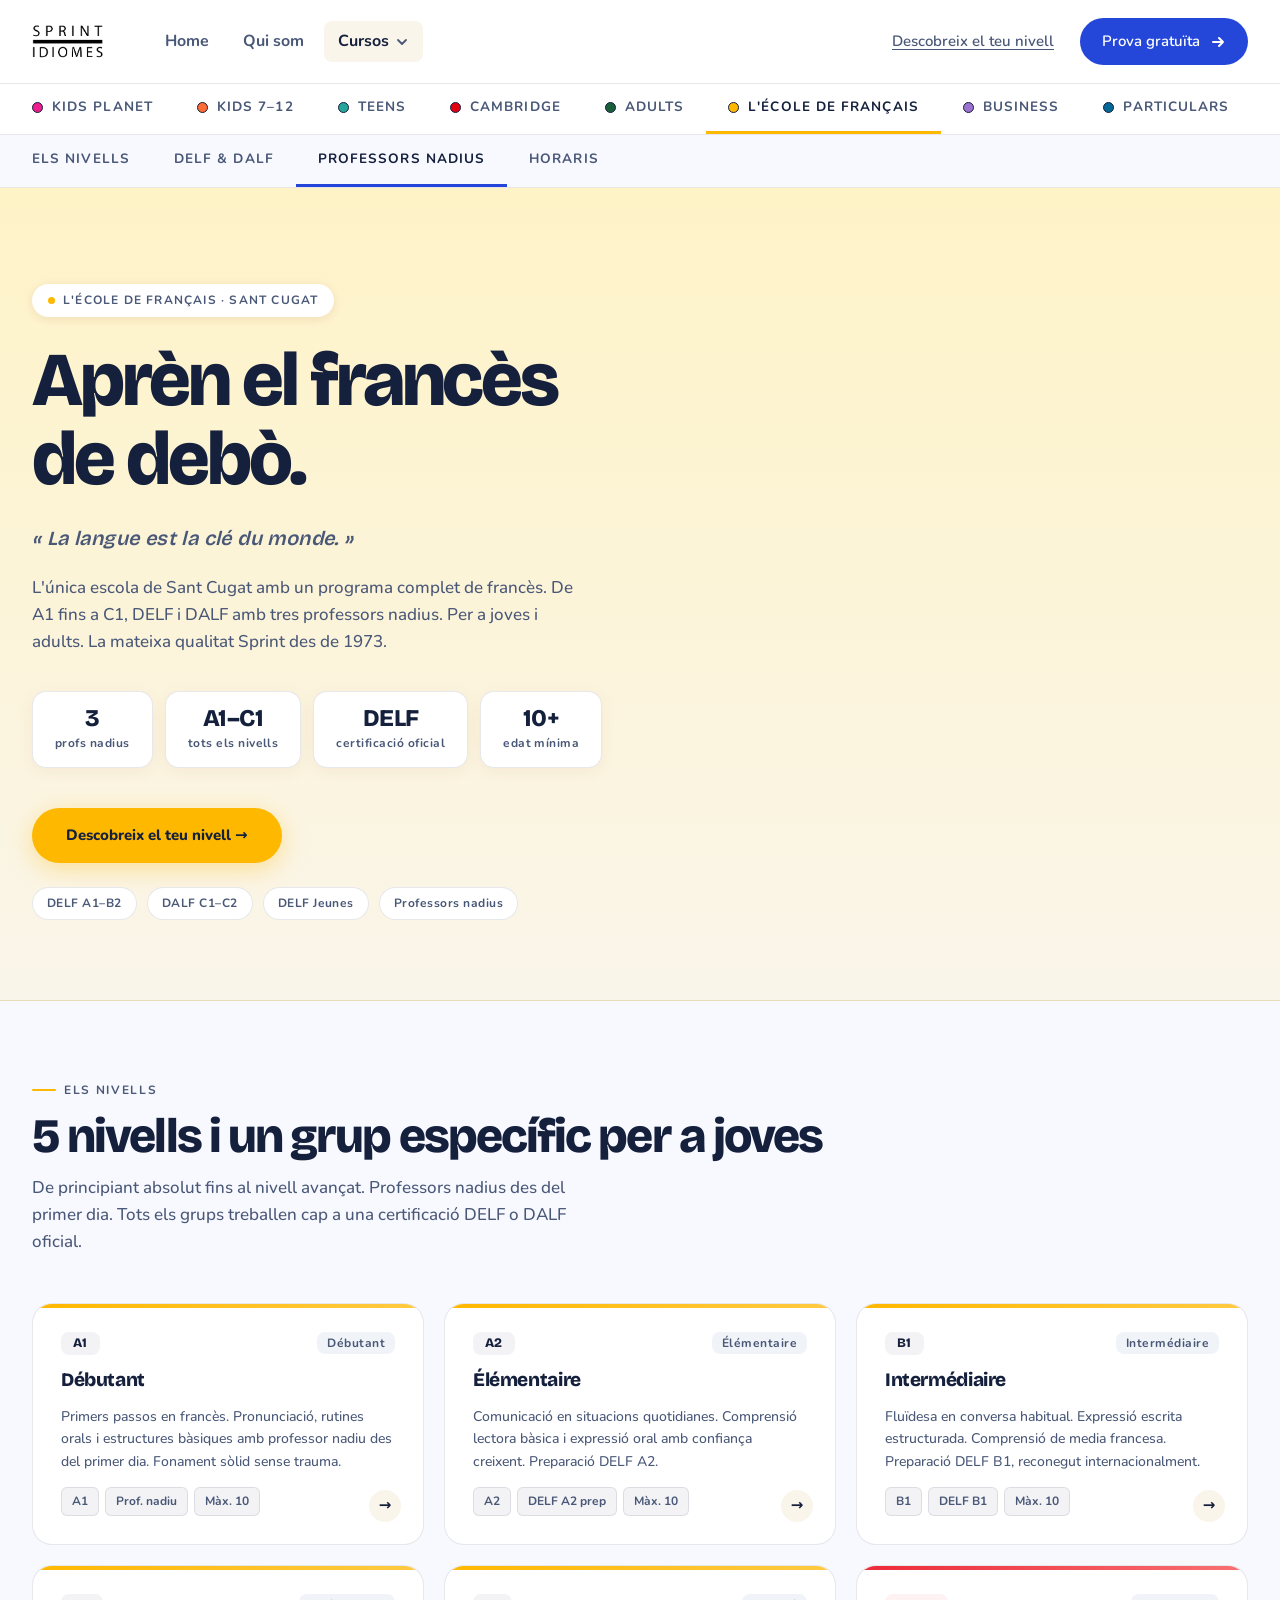
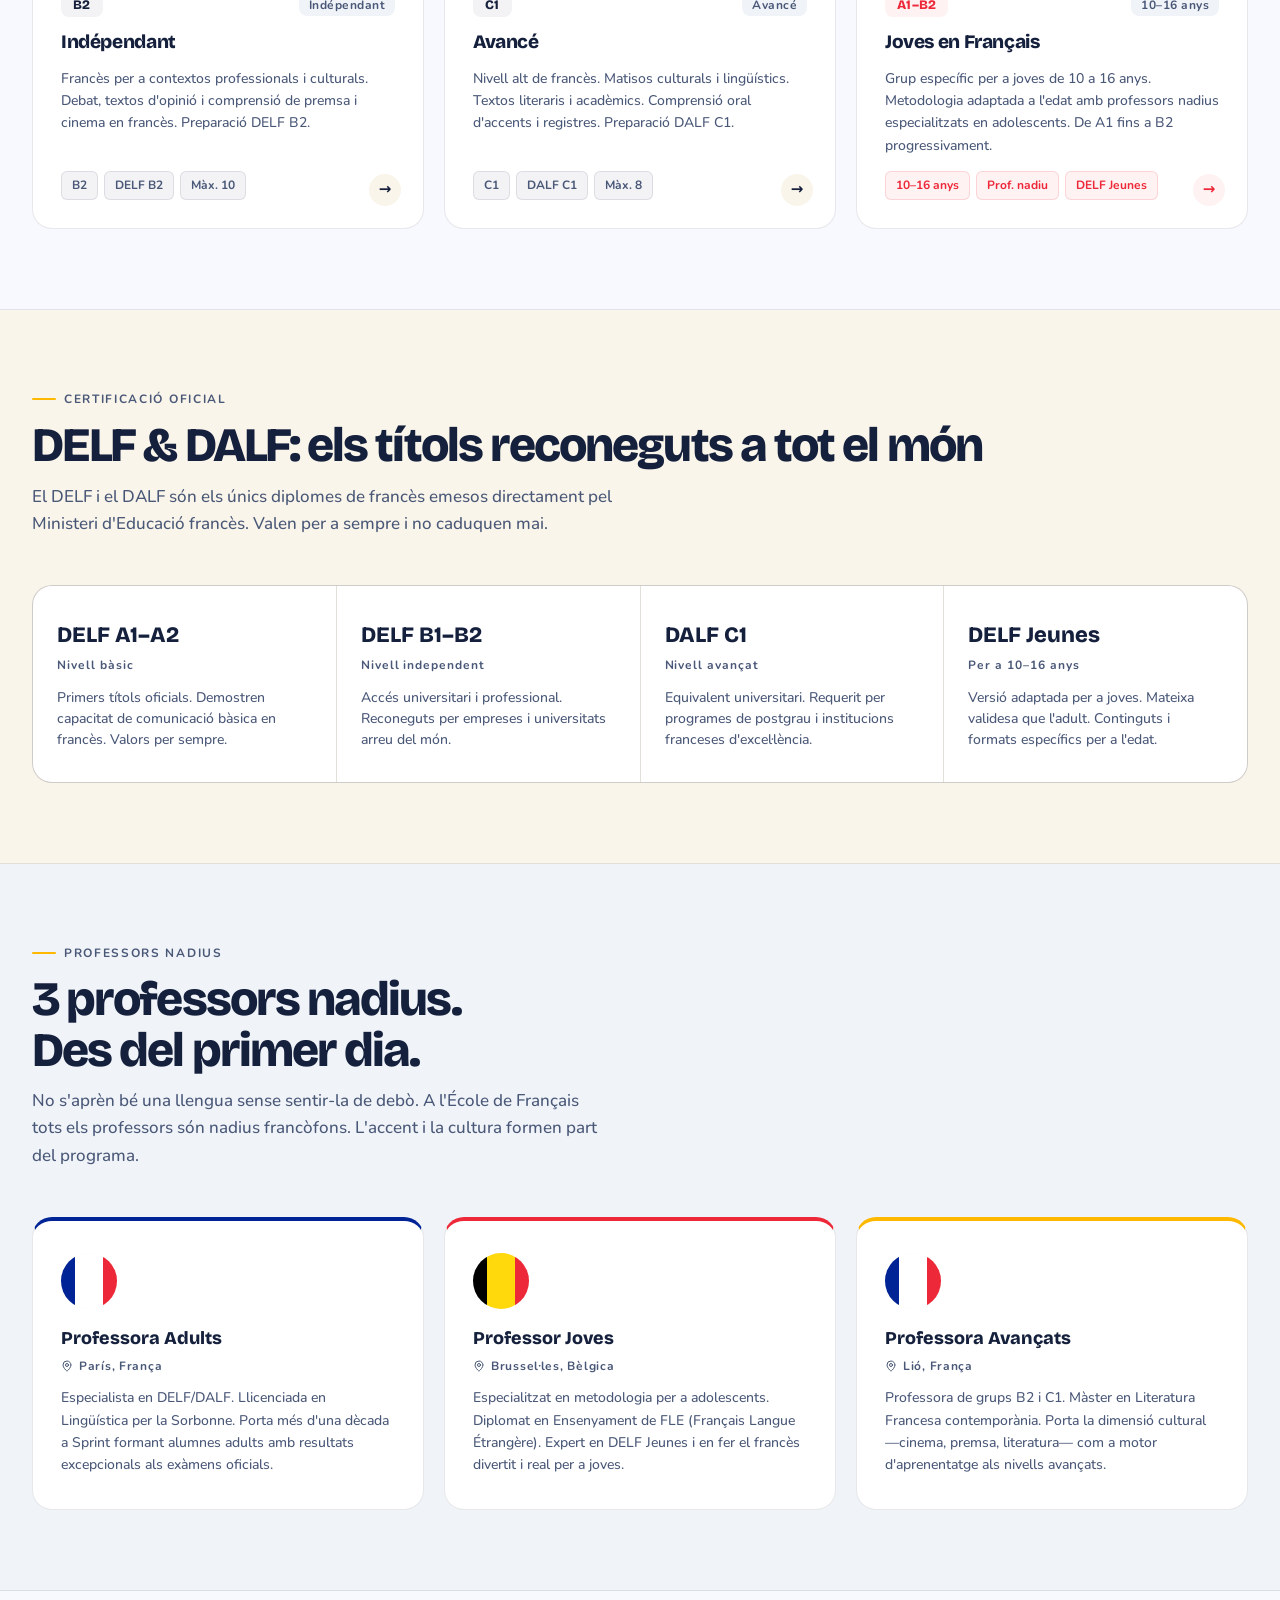
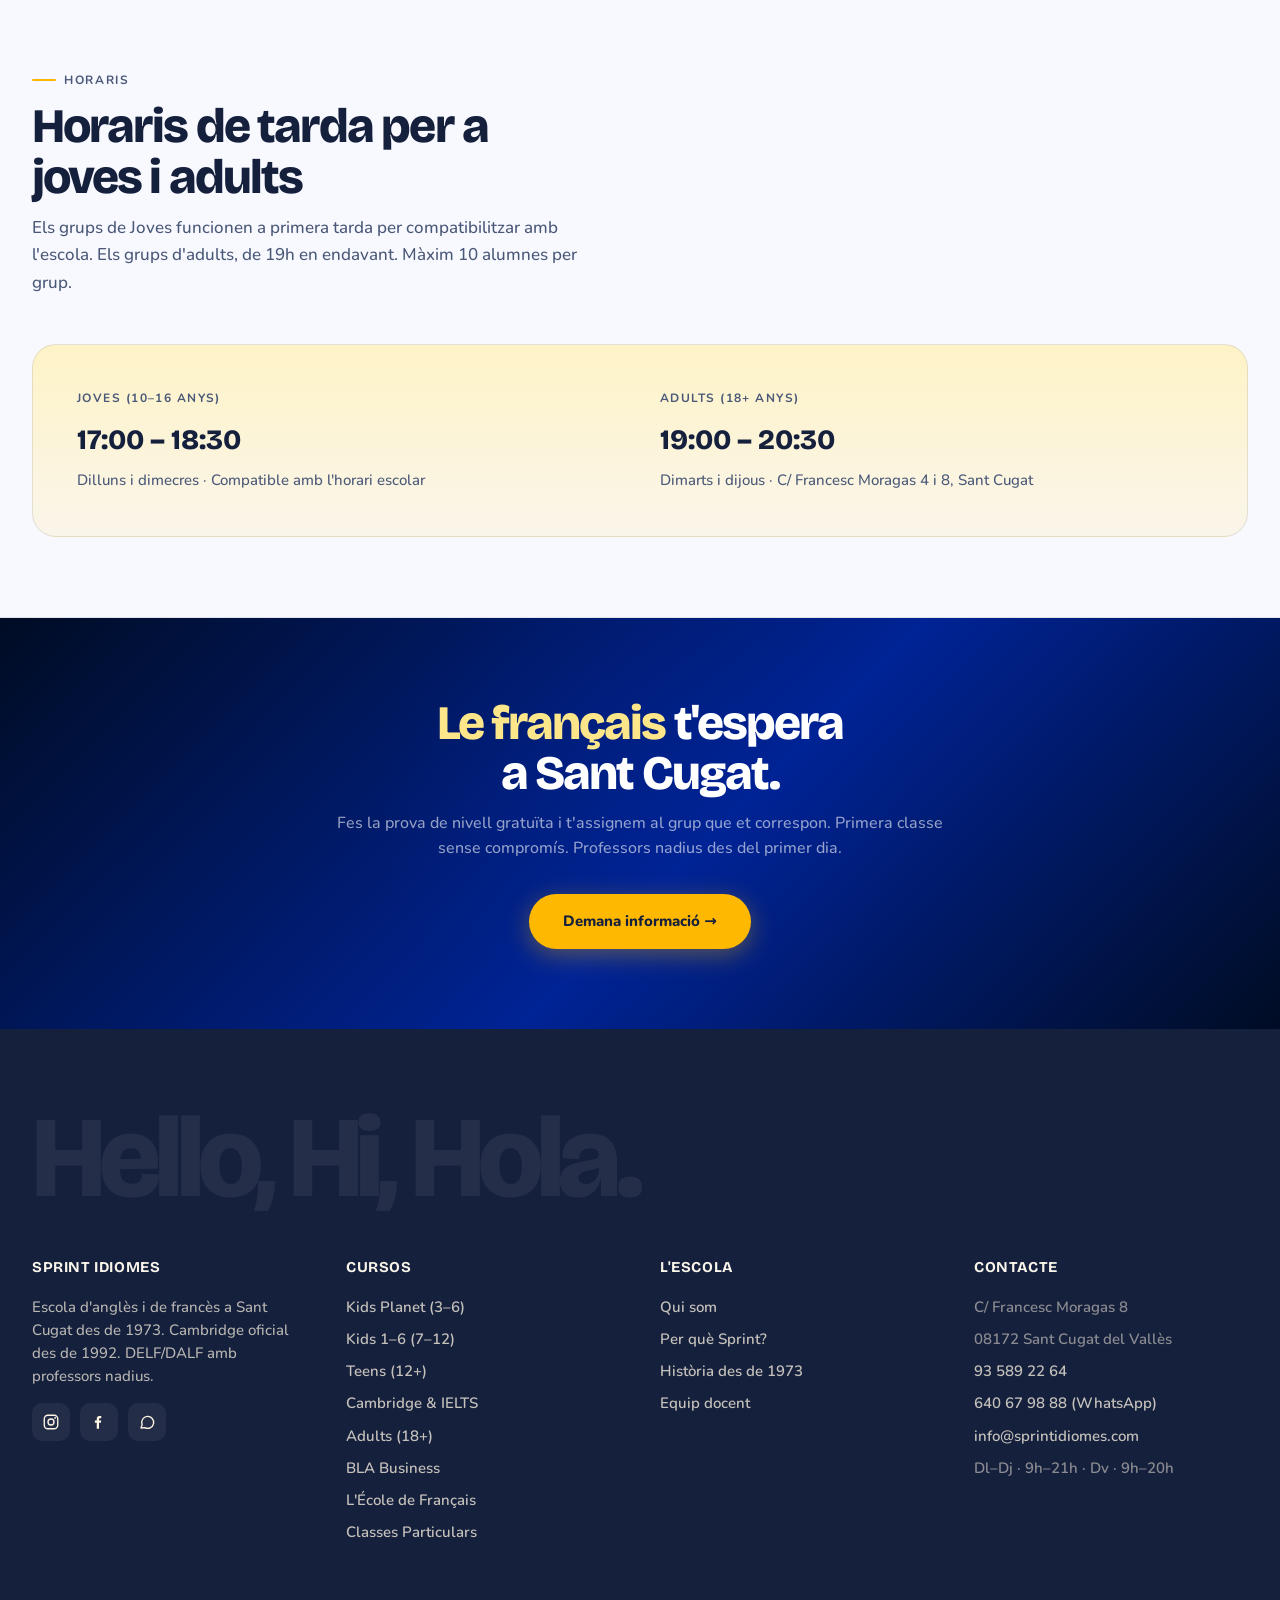
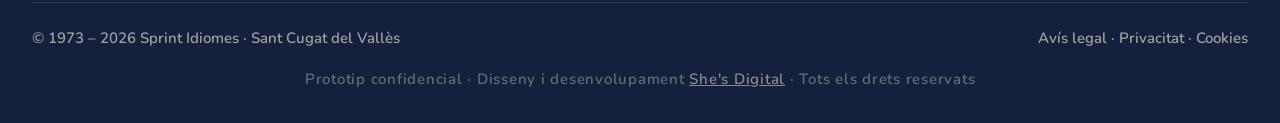
<file: frances.html>
<!doctype html>
<html lang="ca">
<head>
<meta charset="utf-8" />
<meta name="viewport" content="width=device-width,initial-scale=1" />
<title>L'École de Français · Sprint Idiomes · Sant Cugat</title>
<meta name="description" content="L'única escola de Sant Cugat amb francès complet. De A1 fins a C1, DELF i DALF, tres professors nadius. Per a joves des dels 10 anys i per a adults." />
<link rel="preconnect" href="https://fonts.googleapis.com">
<link rel="preconnect" href="https://fonts.gstatic.com" crossorigin>
<link href="https://fonts.googleapis.com/css2?family=Bricolage+Grotesque:opsz,wdth,wght@12..96,75..100,300..800&family=Nunito:wght@400;500;600;700;800&display=swap" rel="stylesheet">
<link rel="stylesheet" href="shared.css?v=6">
<style>
:root{
  --cream:#FAF5EA;
  --ink:#15203D;
  --ink-soft:#4A5878;
  --blue:#2547D9;
  --yellow:#FFB800;
  --line:rgba(21,32,61,.1);
  --line-strong:rgba(21,32,61,.22);
  --font-display:"Bricolage Grotesque",ui-sans-serif,system-ui,sans-serif;
  --font-body:"Nunito",ui-sans-serif,system-ui,sans-serif;
  --franc:#78350F;
  --franc-mid:#92400E;
  --franc-light:#B45309;
  --franc-pale:#FEF3C7;
  --red:#ED2939;
  --red-pale:#FEF2F2;
}
*{box-sizing:border-box;margin:0;padding:0}
html{scroll-behavior:smooth}
body{
  font-family:var(--font-body);
  background:#F8F9FF;
  color:var(--ink);
  line-height:1.55;
  font-size:16px;
  overflow-x:hidden;
  font-weight:500;
}
img{max-width:100%;display:block}
a{color:inherit;text-decoration:none}
button{font:inherit;cursor:pointer;border:none;background:none;color:inherit}

/* ── TRICOLOR STRIP ── */

/* ── HERO ── */
.hero{
  position:relative;overflow:hidden;
  background:linear-gradient(180deg,var(--franc-pale) 0%,var(--cream) 100%);
  border-bottom:1px solid var(--line);
  padding:96px 32px 80px;
}
.hero-eyebrow{
  display:inline-flex;align-items:center;gap:8px;
  background:#fff;
  box-shadow:0 2px 10px rgba(146,64,14,.12);
  border-radius:100px;padding:7px 16px;
  font-size:12px;font-weight:700;letter-spacing:.1em;text-transform:uppercase;
  color:var(--ink-soft);margin-bottom:24px;
}
.hero-flag{font-size:16px}
h1{
  font-family:var(--font-display);
  font-size:var(--fs-h1);
  font-weight:800;letter-spacing:-0.04em;line-height:1.04;
  color:var(--ink);max-width:780px;margin-bottom:24px;
}
h1 em{
  font-style:normal;
  color:var(--ink);
}
.hero-tagline{
  font-family:var(--font-display);font-size:20px;font-weight:600;
  color:var(--ink-soft);font-style:italic;
  margin-bottom:20px;letter-spacing:.02em;
}
.hero-sub{
  font-size:17px;color:var(--ink-soft);
  line-height:1.6;max-width:560px;margin-bottom:36px;
}
.hero-stat{
  background:#fff;
  border:1px solid var(--line);
  box-shadow:0 4px 16px rgba(146,64,14,.06);
  border-radius:14px;padding:14px 22px;text-align:center;min-width:110px;
}
.hero-stat-num{
  font-family:var(--font-display);font-size:24px;font-weight:800;
  letter-spacing:-0.02em;color:var(--ink);line-height:1;
}
.hero-stat-label{
  font-size:var(--fs-label);font-weight:700;color:var(--ink-soft);
  margin-top:4px;letter-spacing:.04em;
}
.btn-franc{
  display:inline-flex;align-items:center;gap:10px;
  background:var(--yellow);
  color:var(--ink);
  font-family:var(--font-body);font-size:15px;font-weight:800;
  border-radius:50px;padding:16px 34px;
  transition:transform .2s,box-shadow .2s;
  box-shadow:0 6px 24px rgba(255,184,0,.35);
  text-decoration:none;
}
.btn-franc:hover{
  transform:translateY(-2px);
  box-shadow:0 10px 32px rgba(255,184,0,.45);
}
.hero-certs{display:flex;gap:10px;flex-wrap:wrap;margin-top:24px}
.hcert{
  font-size:12px;font-weight:700;padding:6px 14px;
  border-radius:100px;
  background:#fff;
  border:1px solid var(--line);
  color:var(--ink-soft);letter-spacing:.04em;
}

/* ── SUBNAV ── */
.course-nav-link.active{color:var(--ink);border-bottom-color:var(--yellow)}
.subnav{
  background:rgba(248,249,255,.96);
  backdrop-filter:blur(12px);
  border-bottom:1px solid rgba(120,53,15,.1);
  position:sticky;top:126px;z-index:90;
}
.subnav-link.active{color:var(--ink);border-bottom-color:var(--blue)}

/* ── SECTIONS ── */
.section-label{color:var(--ink-soft)}
.section-label::before{background:var(--yellow)}
.section h2 em{font-style:normal;color:var(--ink)}

/* ── LEVEL CARDS ── */
.level-grid{display:grid;grid-template-columns:repeat(3,1fr);gap:20px}
.lc{
  background:#fff;
  border:1.5px solid var(--line);
  border-radius:20px;padding:28px;
  display:flex;flex-direction:column;gap:14px;
  position:relative;overflow:hidden;
}
.lc::before{
  content:'';position:absolute;
  top:0;left:0;right:0;height:4px;
  background:linear-gradient(90deg,var(--yellow),#FFCA42);
  border-radius:20px 20px 0 0;
}
.lc-cefr{
  font-family:var(--font-display);font-size:13px;font-weight:800;
  letter-spacing:.02em;padding:5px 12px;border-radius:8px;line-height:1;
  background:rgba(21,32,61,.05);color:var(--ink);
}
.lc-badge{
  font-size:var(--fs-label);font-weight:700;letter-spacing:.04em;
  padding:5px 10px;border-radius:8px;line-height:1;
  background:#F0F4F8;color:var(--ink-soft);
}
.lc-name{
  font-family:var(--font-display);font-size:19px;font-weight:800;
  letter-spacing:-0.02em;color:var(--ink);line-height:1.2;
}
.lc-desc{font-size:14px;color:var(--ink-soft);line-height:1.6;flex:1}
.lc-pills{display:flex;flex-wrap:wrap;gap:6px;margin-top:auto}
.lc-pills span{
  font-size:var(--fs-label);font-weight:700;
  padding:4px 10px;border-radius:6px;
  background:rgba(21,32,61,.05);color:var(--ink-soft);
  border:1px solid var(--line);
}
.lc-arrow{
  position:absolute;bottom:22px;right:22px;
  width:32px;height:32px;border-radius:50%;
  background:var(--cream);color:var(--ink);
  display:flex;align-items:center;justify-content:center;
  font-size:15px;font-weight:700;
}

/* Joves card: red accent */
.lc.joves-card::before{background:linear-gradient(90deg,var(--red),#F87171)}
.lc.joves-card .lc-cefr{background:var(--red-pale);color:var(--red)}
.lc.joves-card .lc-arrow{background:var(--red-pale);color:var(--red)}
.lc.joves-card:hover .lc-arrow{background:var(--red);color:#fff}
.lc.joves-card .lc-pills span{background:var(--red-pale);color:var(--red);border-color:rgba(237,41,57,.15)}

/* ── DELF SECTION ── */
.delf-section{background:var(--cream);color:var(--ink)}
.delf-section .section-label{color:var(--ink-soft)}
.delf-section .section-label::before{background:var(--yellow)}
.delf-section .section h2{color:var(--ink)}
.delf-section .section h2 em{color:var(--ink);font-style:normal}
.delf-section .section-lead{color:var(--ink-soft)}
.delf-grid{display:grid;grid-template-columns:repeat(4,1fr);gap:1px;background:var(--line);border-radius:20px;overflow:hidden;border:1px solid var(--line)}
.delf-item{
  padding:32px 24px;background:#fff;
}
.delf-cert{
  font-family:var(--font-display);font-size:22px;font-weight:800;
  color:var(--ink);margin-bottom:4px;
}
.delf-level{font-size:12px;font-weight:700;letter-spacing:.08em;color:var(--ink-soft);margin-bottom:12px}
.delf-desc{font-size:14px;color:var(--ink-soft);line-height:1.5}

/* ── PROFESSORS ── */
.profs-section{background:#F0F4F8}
.prof-grid{display:grid;grid-template-columns:repeat(3,1fr);gap:20px}
.prof-card{
  background:#fff;border-radius:20px;padding:32px 28px;
  border:1.5px solid var(--line);
  border-top:4px solid var(--pc-top,var(--yellow));
  transition:transform .2s,box-shadow .2s;
}
.prof-card:nth-child(1){--pc-top:#002395}
.prof-card:nth-child(2){--pc-top:#ED2939}
.prof-card:nth-child(3){--pc-top:#FFB800}
.prof-card:hover{transform:translateY(-3px);box-shadow:0 12px 36px rgba(21,32,61,.1)}
.prof-avatar{
  width:56px;height:56px;border-radius:50%;
  background:var(--cream);
  display:flex;align-items:center;justify-content:center;
  overflow:hidden;margin-bottom:16px;
}
.prof-origin{display:flex;align-items:center;gap:6px}
.prof-name{
  font-family:var(--font-display);font-size:18px;font-weight:800;
  color:var(--ink);margin-bottom:4px;
}
.prof-origin{font-size:12px;font-weight:700;color:var(--ink-soft);letter-spacing:.06em;margin-bottom:12px}
.prof-bio{font-size:14px;color:var(--ink-soft);line-height:1.6}

/* ── HORARIS ── */
.horaris-wrap{
  background:linear-gradient(180deg,var(--franc-pale) 0%,var(--cream) 100%);
  border:1px solid var(--line);
  border-radius:24px;padding:44px;color:var(--ink);
  display:grid;grid-template-columns:1fr 1fr;gap:40px;
}
.hor-block-label{
  font-size:var(--fs-label);font-weight:700;letter-spacing:.12em;text-transform:uppercase;
  color:var(--ink-soft);margin-bottom:12px;
}
.hor-block-time{
  font-family:var(--font-display);font-size:28px;font-weight:800;
  color:var(--ink);margin-bottom:6px;
}
.hor-block-sub{font-size:15px;color:var(--ink-soft)}

/* ── CTA BAND ── */
.cta-band{
  background:linear-gradient(135deg,#000C24 0%,#002395 55%,#000C24 100%);
  padding:80px 40px;text-align:center;
  position:relative;overflow:hidden;
}
.cta-band::before{
  content:'';position:absolute;
  width:580px;height:580px;
  background:radial-gradient(circle,rgba(0,35,149,.28) 0%,transparent 65%);
  top:-100px;left:50%;transform:translateX(-50%);pointer-events:none;
}
.cta-band h2 em{font-style:normal;color:#FDE68A}
.cta-band p{font-size:16px;color:rgba(255,255,255,.58);line-height:1.6;margin-bottom:32px}
.btn-ghost-white:hover{border-color:rgba(255,255,255,.85);color:#fff;background:rgba(255,255,255,.18)}


/* ── RESPONSIVE ── */
@media(max-width:1080px){
  .level-grid{grid-template-columns:repeat(2,1fr)}
  .prof-grid{grid-template-columns:1fr 1fr}
  .delf-grid{grid-template-columns:repeat(2,1fr)}
}
@media(max-width:960px){
  .section{padding:56px 22px}
  .hero{padding:72px 22px 60px}
  .horaris-wrap{grid-template-columns:1fr;gap:24px;padding:32px}
  .subnav-inner{padding:0 22px}
}
@media(max-width:640px){
  .level-grid{grid-template-columns:1fr}
  .prof-grid{grid-template-columns:1fr}
  .delf-grid{grid-template-columns:1fr 1fr}
  .cta-band{padding:56px 22px}
}
@media(max-width:480px){
  .delf-grid{grid-template-columns:1fr}
}
</style>

  <!-- SEO: Open Graph -->
  <meta property="og:type" content="website">
  <meta property="og:locale" content="ca_ES">
  <meta property="og:site_name" content="Sprint Idiomes">
  <meta property="og:url" content="https://www.sprintidiomes.com/frances/">
  <meta property="og:title" content="L'École de Français · Sprint Idiomes · Escola de Francès Sant Cugat">
  <meta property="og:description" content="L'única escola de Sant Cugat amb programa complet de francès de A1 a C1. DELF i DALF, professors nadius, grups de màxim 10 alumnes.">
  <meta property="og:image" content="https://www.sprintidiomes.com/assets/images/og-sprint-idiomes.jpg">
  <meta property="og:image:width" content="1200">
  <meta property="og:image:height" content="630">
  <!-- SEO: Twitter Card -->
  <meta name="twitter:card" content="summary_large_image">
  <meta name="twitter:title" content="L'École de Français · Sprint Idiomes · Escola de Francès Sant Cugat">
  <meta name="twitter:description" content="Escola de francès a Sant Cugat. A1-C1, DELF, DALF, professors nadius, grups de 10.">
  <meta name="twitter:image" content="https://www.sprintidiomes.com/assets/images/og-sprint-idiomes.jpg">
  <!-- SEO: Canonical -->
  <link rel="canonical" href="https://www.sprintidiomes.com/frances/">
  <!-- SEO: Robots -->
  <meta name="robots" content="index, follow">
  <!-- SEO: Schema.org JSON-LD -->
  <script type="application/ld+json">
{
  "@context": "https://schema.org",
  "@graph": [
    {
      "@type": "Course",
      "name": "L'École de Français — Francès A1 fins a C1",
      "description": "Programa complet de francès de A1 a C1 a Sant Cugat. Preparació DELF i DALF, professors nadius francesos, grups de màxim 10 alumnes.",
      "url": "https://www.sprintidiomes.com/frances/",
      "provider": {
        "@id": "https://www.sprintidiomes.com/#school"
      },
      "educationalLevel": "A1 to C1",
      "inLanguage": "fr",
      "teaches": "French language, DELF, DALF",
      "hasCourseInstance": {
        "@type": "CourseInstance",
        "courseMode": "onsite"
      }
    },
    {
      "@type": "BreadcrumbList",
      "itemListElement": [
        {
          "@type": "ListItem",
          "position": 1,
          "name": "Inici",
          "item": "https://www.sprintidiomes.com/"
        },
        {
          "@type": "ListItem",
          "position": 2,
          "name": "Cursos",
          "item": "https://www.sprintidiomes.com/cursos/"
        },
        {
          "@type": "ListItem",
          "position": 3,
          "name": "L'École de Français"
        }
      ]
    }
  ]
}
  </script>
</head>
<body>

<script src="nav.js?v=18"></script>

<!-- =================== HERO =================== -->
<section class="hero">
  <div class="hero-inner">
    <div class="hero-eyebrow">
      <span class="hero-flag" style="width:7px;height:7px;border-radius:50%;background:var(--yellow);display:inline-block"></span> L'École de Français · Sant Cugat
    </div>
    <h1>Aprèn el francès<br><em>de debò.</em></h1>
    <p class="hero-tagline">« La langue est la clé du monde. »</p>
    <p class="hero-sub">L'única escola de Sant Cugat amb un programa complet de francès. De A1 fins a C1, DELF i DALF amb tres professors nadius. Per a joves i adults. La mateixa qualitat Sprint des de 1973.</p>
    <div class="hero-stats">
      <div class="hero-stat">
        <div class="hero-stat-num">3</div>
        <div class="hero-stat-label">profs nadius</div>
      </div>
      <div class="hero-stat">
        <div class="hero-stat-num">A1–C1</div>
        <div class="hero-stat-label">tots els nivells</div>
      </div>
      <div class="hero-stat">
        <div class="hero-stat-num">DELF</div>
        <div class="hero-stat-label">certificació oficial</div>
      </div>
      <div class="hero-stat">
        <div class="hero-stat-num">10+</div>
        <div class="hero-stat-label">edat mínima</div>
      </div>
    </div>
    <a href="index.html#contacte" class="btn-franc">Descobreix el teu nivell &#8594;</a>
    <div class="hero-certs">
      <span class="hcert">DELF A1–B2</span>
      <span class="hcert">DALF C1–C2</span>
      <span class="hcert">DELF Jeunes</span>
      <span class="hcert">Professors nadius</span>
    </div>
  </div>
</section>

<main>

<!-- =================== NIVELLS =================== -->
<section class="section" id="nivells">
  <div class="section-inner">
    <div class="section-label">Els nivells</div>
    <h2>5 nivells i un grup <em>específic per a joves</em></h2>
    <p class="section-lead">De principiant absolut fins al nivell avançat. Professors nadius des del primer dia. Tots els grups treballen cap a una certificació DELF o DALF oficial.</p>
    <div class="level-grid">

      <div class="lc">
        <div class="lc-top">
          <span class="lc-cefr">A1</span>
          <span class="lc-badge">Débutant</span>
        </div>
        <div class="lc-name">Débutant</div>
        <p class="lc-desc">Primers passos en francès. Pronunciació, rutines orals i estructures bàsiques amb professor nadiu des del primer dia. Fonament sòlid sense trauma.</p>
        <div class="lc-pills"><span>A1</span><span>Prof. nadiu</span><span>Màx. 10</span></div>
        <div class="lc-arrow">&#8594;</div>
      </div>

      <div class="lc">
        <div class="lc-top">
          <span class="lc-cefr">A2</span>
          <span class="lc-badge">Élémentaire</span>
        </div>
        <div class="lc-name">Élémentaire</div>
        <p class="lc-desc">Comunicació en situacions quotidianes. Comprensió lectora bàsica i expressió oral amb confiança creixent. Preparació DELF A2.</p>
        <div class="lc-pills"><span>A2</span><span>DELF A2 prep</span><span>Màx. 10</span></div>
        <div class="lc-arrow">&#8594;</div>
      </div>

      <div class="lc">
        <div class="lc-top">
          <span class="lc-cefr">B1</span>
          <span class="lc-badge">Intermédiaire</span>
        </div>
        <div class="lc-name">Intermédiaire</div>
        <p class="lc-desc">Fluïdesa en conversa habitual. Expressió escrita estructurada. Comprensió de media francesa. Preparació DELF B1, reconegut internacionalment.</p>
        <div class="lc-pills"><span>B1</span><span>DELF B1</span><span>Màx. 10</span></div>
        <div class="lc-arrow">&#8594;</div>
      </div>

      <div class="lc">
        <div class="lc-top">
          <span class="lc-cefr">B2</span>
          <span class="lc-badge">Indépendant</span>
        </div>
        <div class="lc-name">Indépendant</div>
        <p class="lc-desc">Francès per a contextos professionals i culturals. Debat, textos d'opinió i comprensió de premsa i cinema en francès. Preparació DELF B2.</p>
        <div class="lc-pills"><span>B2</span><span>DELF B2</span><span>Màx. 10</span></div>
        <div class="lc-arrow">&#8594;</div>
      </div>

      <div class="lc">
        <div class="lc-top">
          <span class="lc-cefr">C1</span>
          <span class="lc-badge">Avancé</span>
        </div>
        <div class="lc-name">Avancé</div>
        <p class="lc-desc">Nivell alt de francès. Matisos culturals i lingüístics. Textos literaris i acadèmics. Comprensió oral d'accents i registres. Preparació DALF C1.</p>
        <div class="lc-pills"><span>C1</span><span>DALF C1</span><span>Màx. 8</span></div>
        <div class="lc-arrow">&#8594;</div>
      </div>

      <div class="lc joves-card">
        <div class="lc-top">
          <span class="lc-cefr">A1–B2</span>
          <span class="lc-badge">10–16 anys</span>
        </div>
        <div class="lc-name">Joves en Français</div>
        <p class="lc-desc">Grup específic per a joves de 10 a 16 anys. Metodologia adaptada a l'edat amb professors nadius especialitzats en adolescents. De A1 fins a B2 progressivament.</p>
        <div class="lc-pills"><span>10–16 anys</span><span>Prof. nadiu</span><span>DELF Jeunes</span></div>
        <div class="lc-arrow">&#8594;</div>
      </div>

    </div>
  </div>
</section>

<!-- =================== DELF =================== -->
<section class="section delf-section" id="delf">
  <div class="section-inner">
    <div class="section-label">Certificació oficial</div>
    <h2>DELF &amp; DALF: els títols <em>reconeguts a tot el món</em></h2>
    <p class="section-lead">El DELF i el DALF són els únics diplomes de francès emesos directament pel Ministeri d'Educació francès. Valen per a sempre i no caduquen mai.</p>
    <div class="delf-grid">
      <div class="delf-item">
        <div class="delf-cert">DELF A1–A2</div>
        <div class="delf-level">Nivell bàsic</div>
        <p class="delf-desc">Primers títols oficials. Demostren capacitat de comunicació bàsica en francès. Valors per sempre.</p>
      </div>
      <div class="delf-item">
        <div class="delf-cert">DELF B1–B2</div>
        <div class="delf-level">Nivell independent</div>
        <p class="delf-desc">Accés universitari i professional. Reconeguts per empreses i universitats arreu del món.</p>
      </div>
      <div class="delf-item">
        <div class="delf-cert">DALF C1</div>
        <div class="delf-level">Nivell avançat</div>
        <p class="delf-desc">Equivalent universitari. Requerit per programes de postgrau i institucions franceses d'excel·lència.</p>
      </div>
      <div class="delf-item">
        <div class="delf-cert">DELF Jeunes</div>
        <div class="delf-level">Per a 10–16 anys</div>
        <p class="delf-desc">Versió adaptada per a joves. Mateixa validesa que l'adult. Continguts i formats específics per a l'edat.</p>
      </div>
    </div>
  </div>
</section>

<!-- =================== PROFESSORS =================== -->
<section class="section profs-section" id="professors">
  <div class="section-inner">
    <div class="section-label">Professors nadius</div>
    <h2>3 professors nadius.<br><em>Des del primer dia.</em></h2>
    <p class="section-lead">No s'aprèn bé una llengua sense sentir-la de debò. A l'École de Français tots els professors són nadius francòfons. L'accent i la cultura formen part del programa.</p>
    <div class="prof-grid">
      <div class="prof-card">
        <div class="prof-avatar"><svg width="56" height="56" viewBox="0 0 30 20" preserveAspectRatio="xMidYMid slice"><rect width="10" height="20" fill="#002395"/><rect x="10" width="10" height="20" fill="#fff"/><rect x="20" width="10" height="20" fill="#ED2939"/></svg></div>
        <div class="prof-name">Professora Adults</div>
        <div class="prof-origin"><svg width="12" height="12" viewBox="0 0 24 24" fill="none" stroke="currentColor" stroke-width="2" stroke-linecap="round" stroke-linejoin="round"><path d="M20 10c0 4.993-5.539 10.193-7.399 11.799a1 1 0 0 1-1.202 0C9.539 20.193 4 14.993 4 10a8 8 0 0 1 16 0"/><circle cx="12" cy="10" r="3"/></svg> París, França</div>
        <p class="prof-bio">Especialista en DELF/DALF. Llicenciada en Lingüística per la Sorbonne. Porta més d'una dècada a Sprint formant alumnes adults amb resultats excepcionals als exàmens oficials.</p>
      </div>
      <div class="prof-card">
        <div class="prof-avatar"><svg width="56" height="56" viewBox="0 0 30 20" preserveAspectRatio="xMidYMid slice"><rect width="10" height="20" fill="#000"/><rect x="10" width="10" height="20" fill="#FFD90C"/><rect x="20" width="10" height="20" fill="#ED2939"/></svg></div>
        <div class="prof-name">Professor Joves</div>
        <div class="prof-origin"><svg width="12" height="12" viewBox="0 0 24 24" fill="none" stroke="currentColor" stroke-width="2" stroke-linecap="round" stroke-linejoin="round"><path d="M20 10c0 4.993-5.539 10.193-7.399 11.799a1 1 0 0 1-1.202 0C9.539 20.193 4 14.993 4 10a8 8 0 0 1 16 0"/><circle cx="12" cy="10" r="3"/></svg> Brussel·les, Bèlgica</div>
        <p class="prof-bio">Especialitzat en metodologia per a adolescents. Diplomat en Ensenyament de FLE (Français Langue Étrangère). Expert en DELF Jeunes i en fer el francès divertit i real per a joves.</p>
      </div>
      <div class="prof-card">
        <div class="prof-avatar"><svg width="56" height="56" viewBox="0 0 30 20" preserveAspectRatio="xMidYMid slice"><rect width="10" height="20" fill="#002395"/><rect x="10" width="10" height="20" fill="#fff"/><rect x="20" width="10" height="20" fill="#ED2939"/></svg></div>
        <div class="prof-name">Professora Avançats</div>
        <div class="prof-origin"><svg width="12" height="12" viewBox="0 0 24 24" fill="none" stroke="currentColor" stroke-width="2" stroke-linecap="round" stroke-linejoin="round"><path d="M20 10c0 4.993-5.539 10.193-7.399 11.799a1 1 0 0 1-1.202 0C9.539 20.193 4 14.993 4 10a8 8 0 0 1 16 0"/><circle cx="12" cy="10" r="3"/></svg> Lió, França</div>
        <p class="prof-bio">Professora de grups B2 i C1. Màster en Literatura Francesa contemporània. Porta la dimensió cultural —cinema, premsa, literatura— com a motor d'aprenentatge als nivells avançats.</p>
      </div>
    </div>
  </div>
</section>

<!-- =================== HORARIS =================== -->
<section class="section" id="horaris">
  <div class="section-inner">
    <div class="section-label">Horaris</div>
    <h2>Horaris de tarda per a<br><em>joves i adults</em></h2>
    <p class="section-lead">Els grups de Joves funcionen a primera tarda per compatibilitzar amb l'escola. Els grups d'adults, de 19h en endavant. Màxim 10 alumnes per grup.</p>
    <div class="horaris-wrap">
      <div>
        <div class="hor-block-label">Joves (10–16 anys)</div>
        <div class="hor-block-time">17:00 – 18:30</div>
        <div class="hor-block-sub">Dilluns i dimecres · Compatible amb l'horari escolar</div>
      </div>
      <div>
        <div class="hor-block-label">Adults (18+ anys)</div>
        <div class="hor-block-time">19:00 – 20:30</div>
        <div class="hor-block-sub">Dimarts i dijous · C/ Francesc Moragas 4 i 8, Sant Cugat</div>
      </div>
    </div>
  </div>
</section>

</main>

<!-- =================== CTA BAND =================== -->
<div class="cta-band">
  <div class="cta-band-inner">
    <h2><em>Le français</em> t'espera<br>a Sant Cugat.</h2>
    <p>Fes la prova de nivell gratuïta i t'assignem al grup que et correspon. Primera classe sense compromís. Professors nadius des del primer dia.</p>
    <div class="cta-btns">
      <a href="index.html#contacte" class="btn-franc">Demana informació &#8594;</a>
    </div>
  </div>
</div>

<script>
const links = document.querySelectorAll('.subnav-link');
const sections = document.querySelectorAll('.section[id]');
const obs = new IntersectionObserver(entries=>{
  entries.forEach(e=>{
    if(e.isIntersecting){
      const id=e.target.id;
      links.forEach(l=>l.classList.toggle('active',l.getAttribute('href')==='#'+id));
    }
  });
},{rootMargin:'-25% 0px -65% 0px'});
sections.forEach(s=>obs.observe(s));
</script>

</body>
</html>
</file>
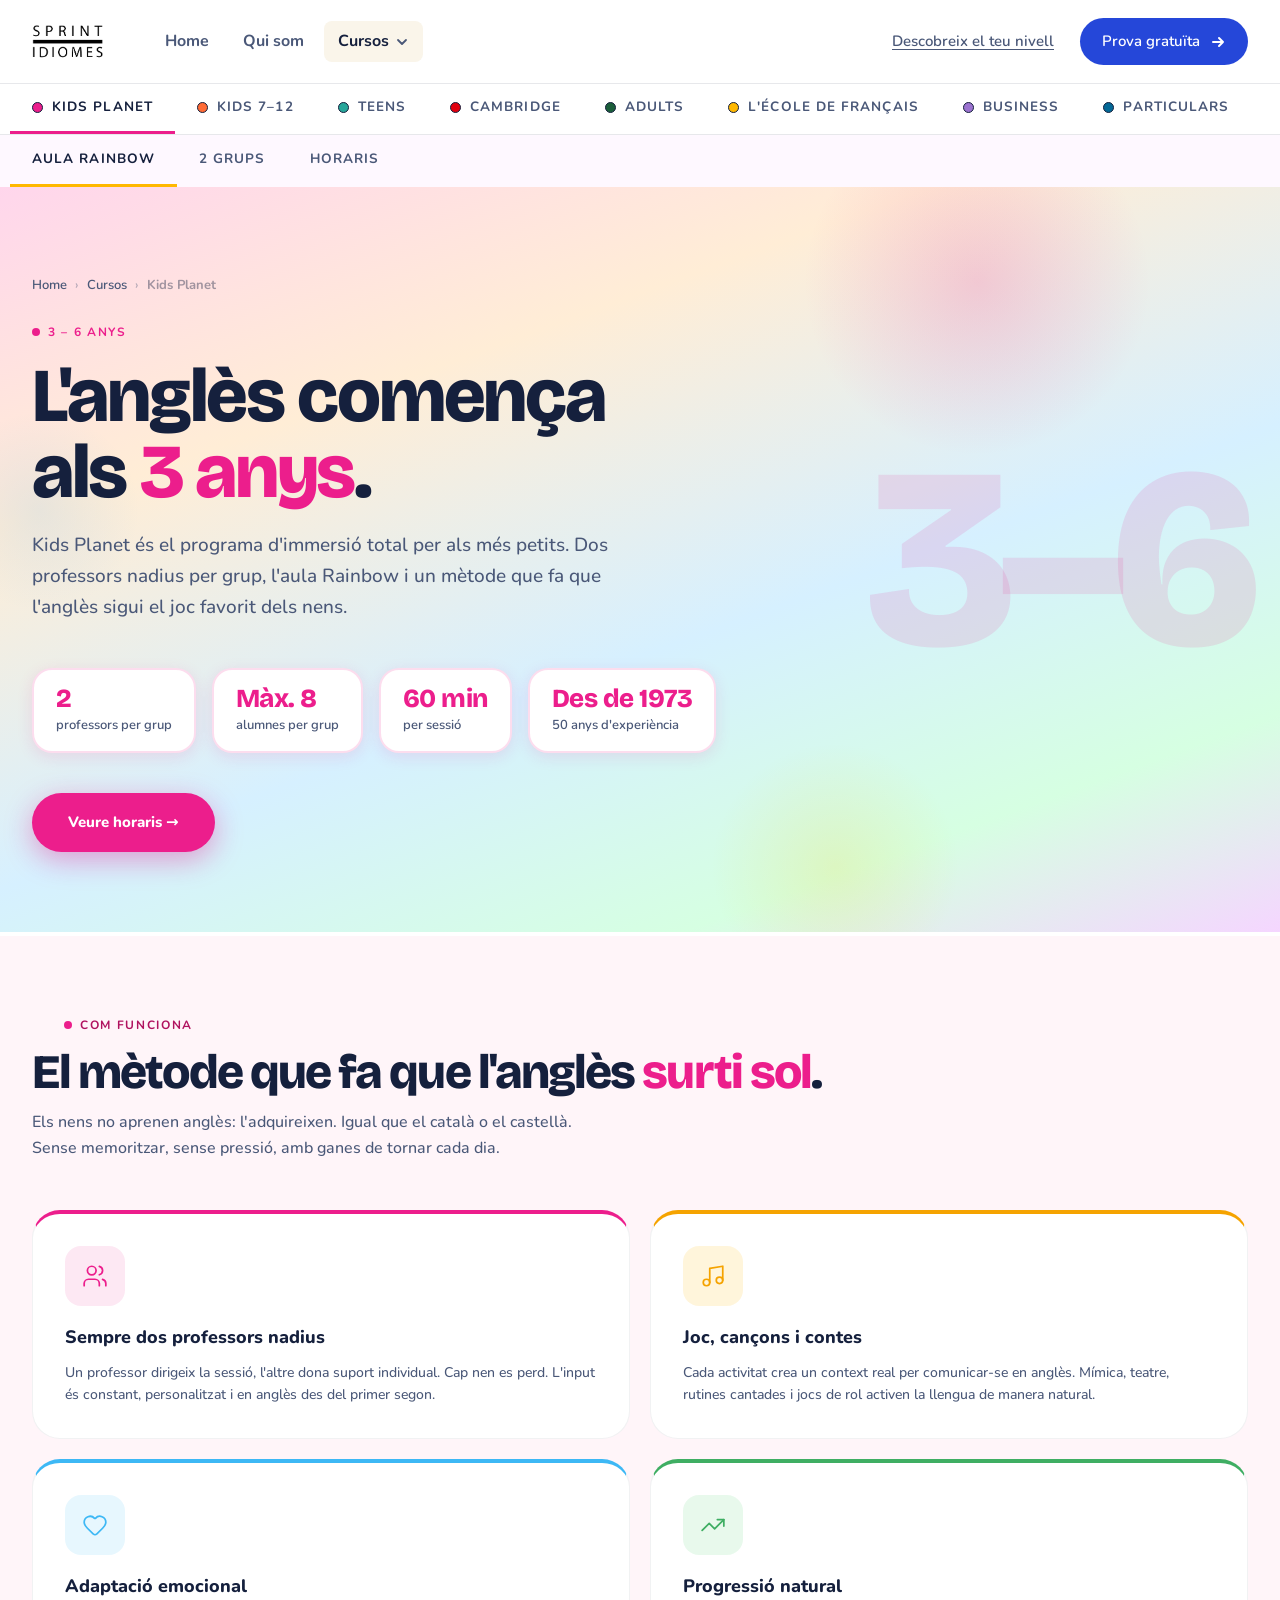
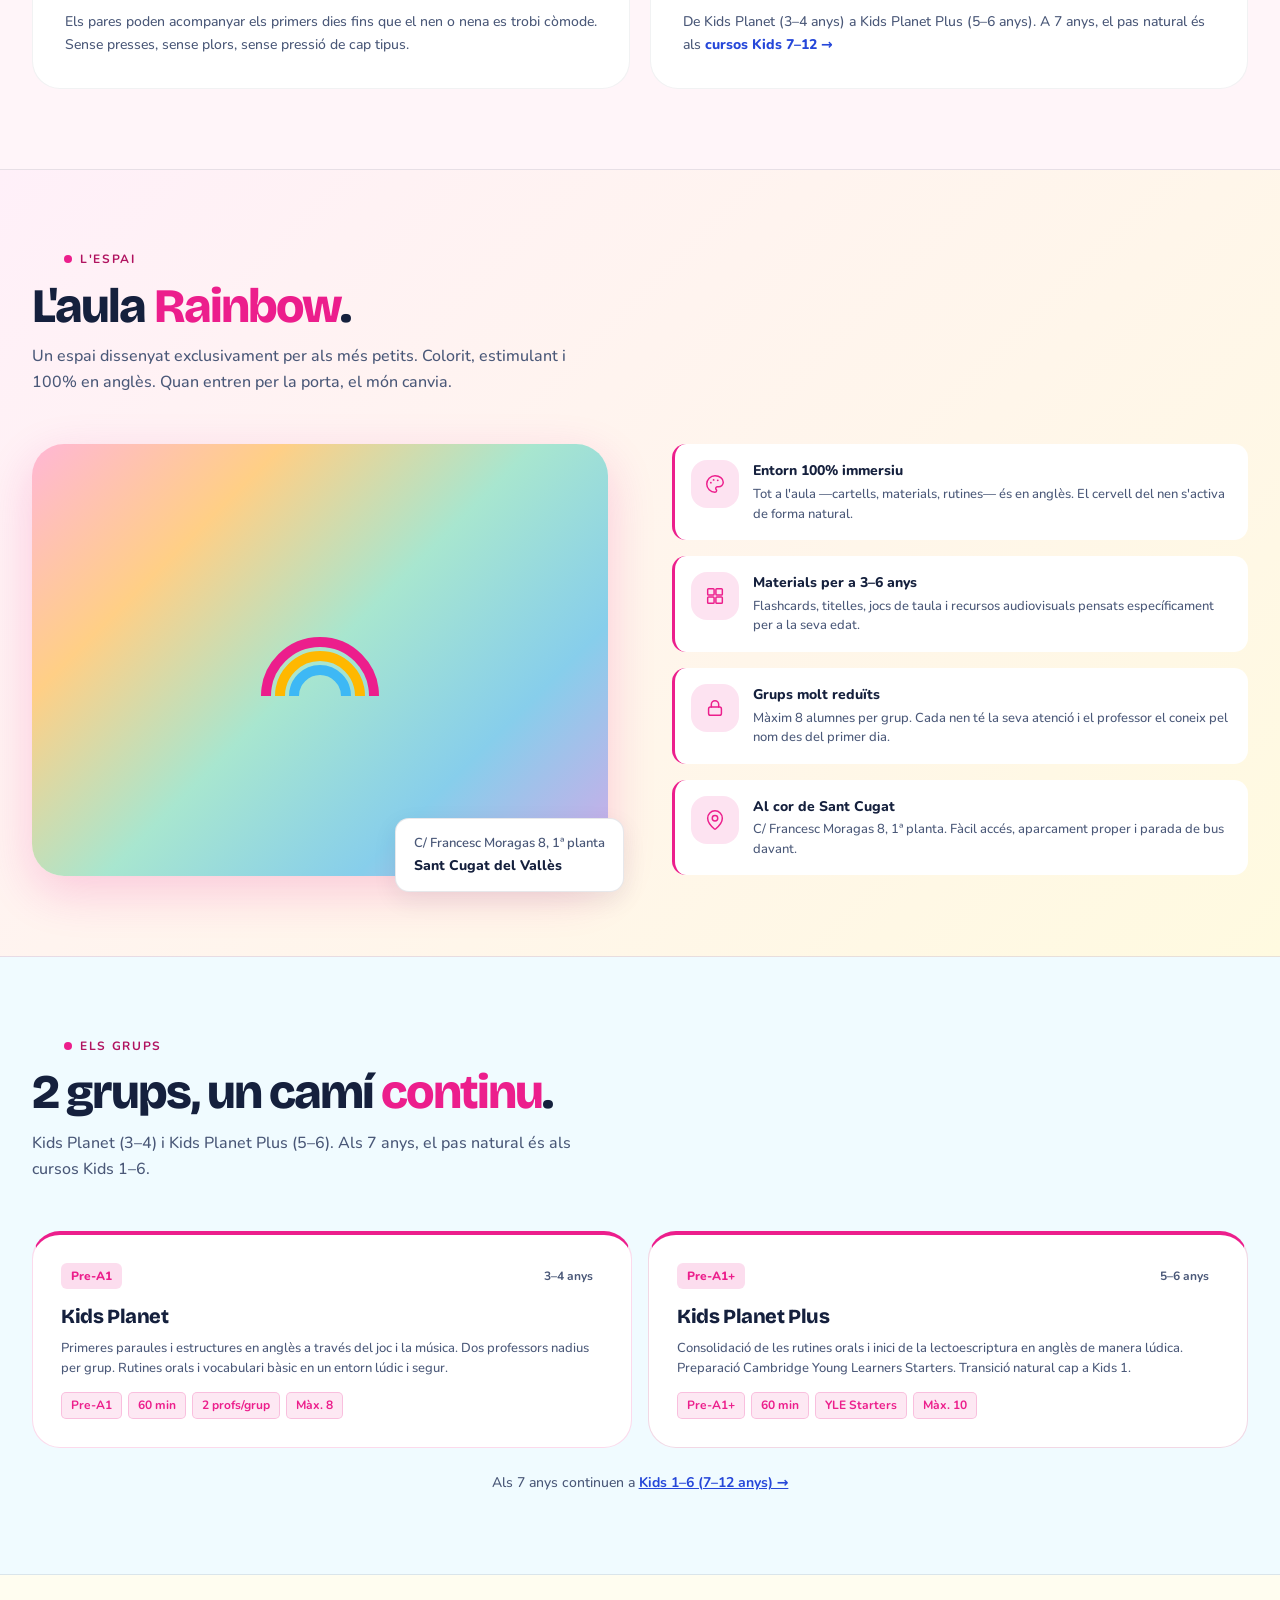
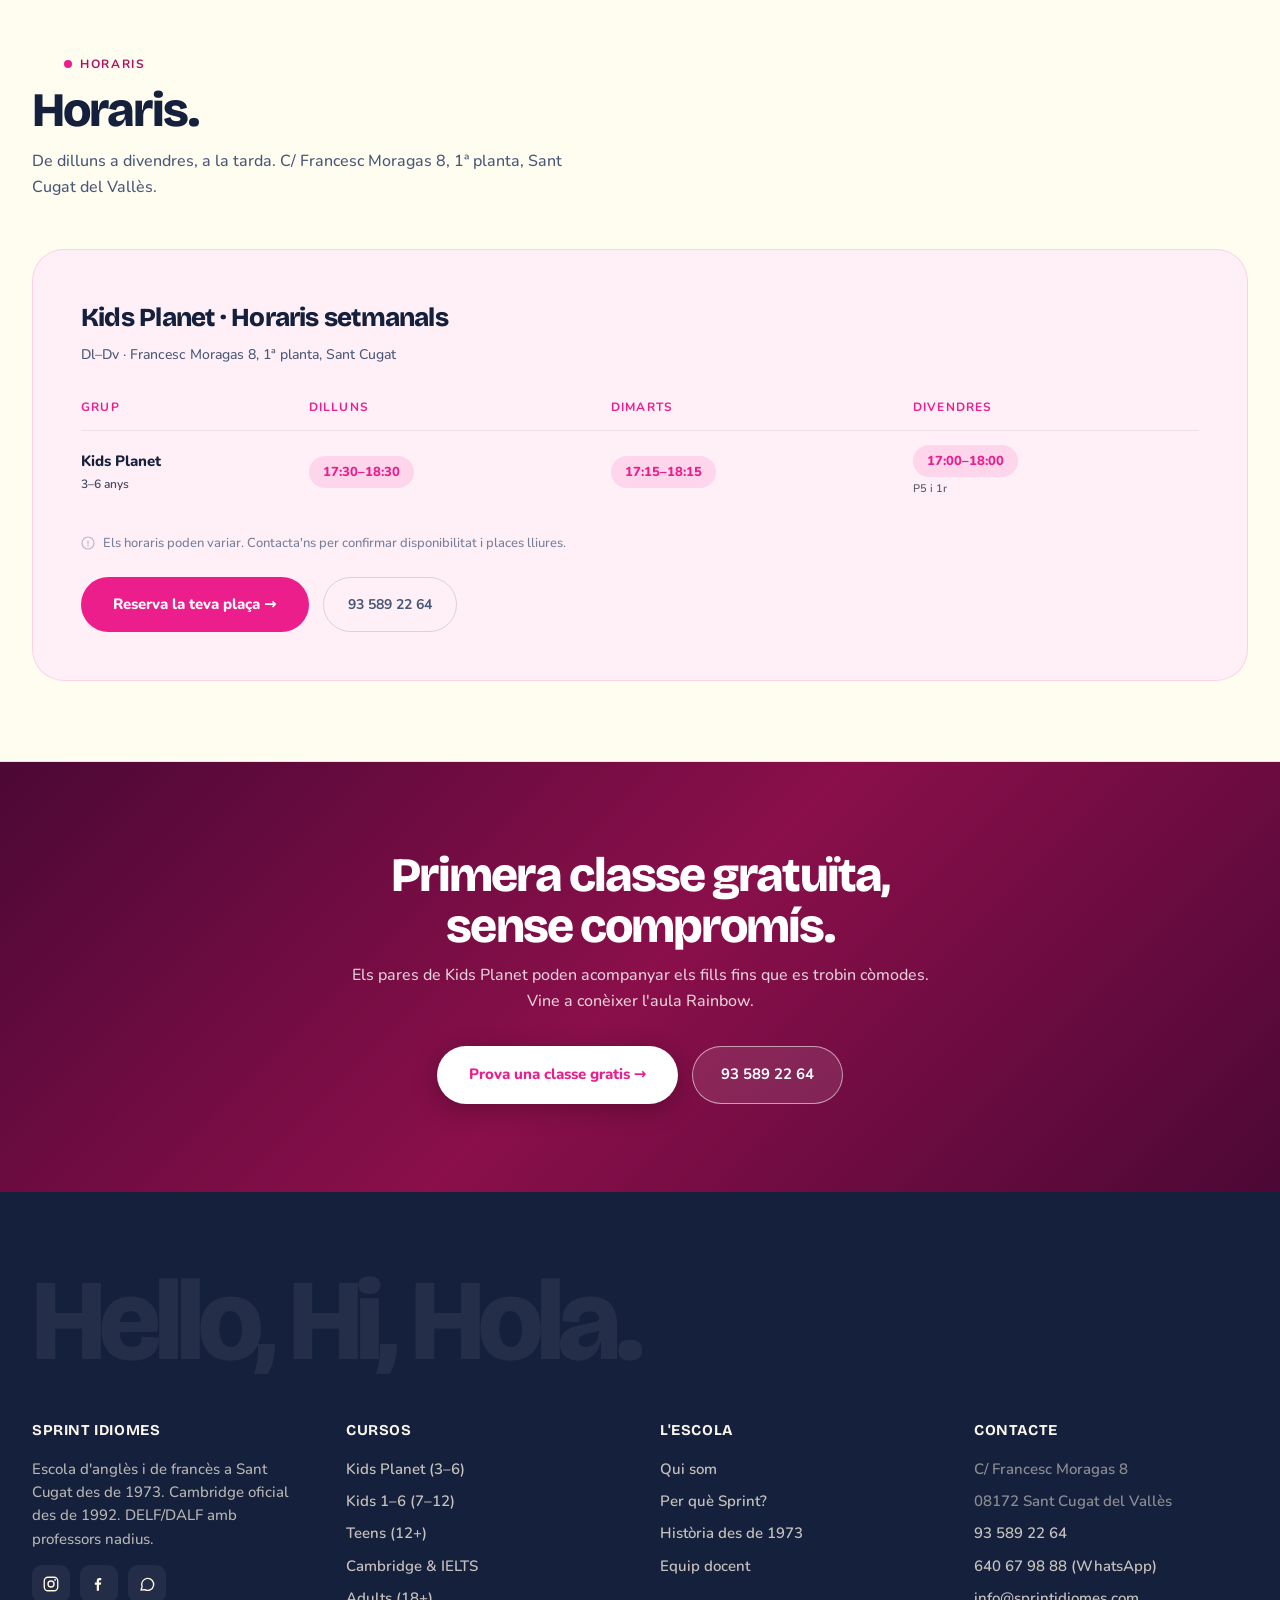
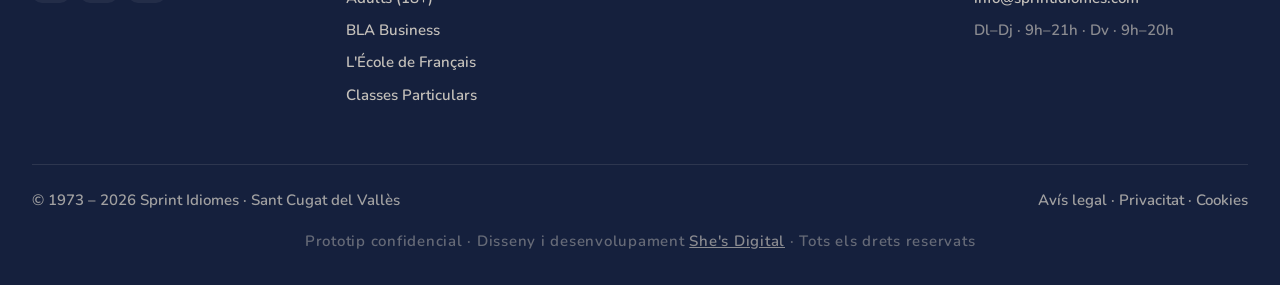
<file: kids-planet.html>
<!doctype html>
<html lang="ca">
<head>
<meta charset="utf-8" />
<meta name="viewport" content="width=device-width,initial-scale=1" />
<title>Kids Planet · Anglès 3–6 anys · Sprint Idiomes Sant Cugat</title>
<meta name="description" content="Kids Planet: anglès per a nens de 3 a 6 anys a Sant Cugat. Dos professors nadius, aula Rainbow, immersió total des dels 3 anys. Sprint Idiomes des de 1973." />
<link rel="preconnect" href="https://fonts.googleapis.com">
<link rel="preconnect" href="https://fonts.gstatic.com" crossorigin>
<link href="https://fonts.googleapis.com/css2?family=Bricolage+Grotesque:opsz,wdth,wght@12..96,75..100,300..800&family=Nunito:wght@400;500;600;700;800&display=swap" rel="stylesheet">
<link rel="stylesheet" href="shared.css?v=6">
<style>
:root{
  --cream:#FAF5EA;--ink:#15203D;--ink-soft:#4A5878;--blue:#2547D9;--yellow:#FFB800;
  --kp:#EC1E8C;--kp-dark:#B0125F;--kp-pale:#FFF0F8;--line:rgba(21,32,61,.1);--line-strong:rgba(21,32,61,.2);
  --font-display:"Bricolage Grotesque",ui-sans-serif,system-ui,sans-serif;
  --font-body:"Nunito",ui-sans-serif,system-ui,sans-serif;
}
*{box-sizing:border-box;margin:0;padding:0}
html{scroll-behavior:smooth}
body{font-family:var(--font-body);background:#FEF8FF;color:var(--ink);line-height:1.55;font-size:16px;overflow-x:hidden;font-weight:500}
a{color:inherit;text-decoration:none}
button{font:inherit;cursor:pointer;border:none;background:none;color:inherit}

.course-nav-link.active{color:var(--ink);border-bottom-color:var(--kp)}
.subnav-link.active{color:var(--ink);border-bottom-color:var(--yellow)}

.kp-hero{background:linear-gradient(160deg,#FFD6EC 0%,#FFEDD6 28%,#D6F0FF 58%,#D6FFE2 82%,#F5D6FF 100%);border-bottom:4px solid #fff;padding:88px 32px 80px;position:relative;overflow:hidden}
.kp-hero::before{content:'3–6';position:absolute;right:32px;top:50%;transform:translateY(-50%);font-family:var(--font-display);font-size:clamp(120px,20vw,260px);font-weight:900;letter-spacing:-0.06em;color:rgba(236,30,140,.12);pointer-events:none;user-select:none;line-height:1}
.kp-hero-inner{max-width:1480px;margin:0 auto;position:relative;z-index:1}
.breadcrumb{font-size:13px;font-weight:600;color:var(--ink-soft);margin-bottom:24px;display:flex;align-items:center;gap:8px}
.breadcrumb a{color:var(--ink-soft);transition:color .2s}
.breadcrumb a:hover{color:var(--kp)}
.kp-eyebrow{display:inline-flex;align-items:center;gap:8px;font-size:var(--fs-label);font-weight:700;letter-spacing:.14em;text-transform:uppercase;color:var(--kp);margin-bottom:16px}
.kp-eyebrow-dot{width:8px;height:8px;border-radius:50%;background:var(--kp)}
.kp-hero h1{font-family:var(--font-display);font-size:var(--fs-h1);font-weight:800;letter-spacing:-0.03em;line-height:1.0;color:var(--ink);margin-bottom:20px}
.kp-hero h1 em{font-style:normal;color:var(--kp)}
.kp-hero-sub{font-size:19px;color:var(--ink-soft);line-height:1.65;max-width:580px;margin-bottom:36px}
.hero-ctas{display:flex;gap:14px;flex-wrap:wrap;margin-top:32px}
.btn-kp{display:inline-flex;align-items:center;gap:10px;background:var(--kp);color:#fff;font-family:var(--font-body);font-size:15px;font-weight:800;border-radius:50px;padding:18px 36px;transition:transform .2s,box-shadow .2s;box-shadow:0 8px 28px rgba(236,30,140,.4)}
.btn-kp:hover{transform:translateY(-3px) scale(1.04);box-shadow:0 12px 36px rgba(236,30,140,.55)}
.btn-outline{display:inline-flex;align-items:center;gap:10px;background:#fff;color:var(--ink);font-family:var(--font-body);font-size:15px;font-weight:700;border-radius:50px;padding:18px 36px;border:2px solid var(--line-strong);transition:border-color .2s,background .2s,box-shadow .2s}
.btn-outline:hover{border-color:var(--ink);background:var(--cream)}
.hero-stats{display:flex;gap:16px;margin-top:44px;flex-wrap:wrap}
.hero-stat{background:#fff;border-radius:20px;padding:16px 22px;box-shadow:0 4px 16px rgba(236,30,140,.12);border:2px solid rgba(236,30,140,.15)}
.hero-stat-num{font-family:var(--font-display);font-size:26px;font-weight:800;letter-spacing:-0.02em;color:var(--kp);line-height:1}
.hero-stat-label{font-size:13px;color:var(--ink-soft);margin-top:3px;font-weight:600}

.section{padding:80px 32px;border-bottom:1px solid var(--line)}
.section-lead{font-size:16px;color:var(--ink-soft);line-height:1.65;max-width:560px;margin-bottom:48px}

.metodo-grid{display:grid;grid-template-columns:repeat(2,1fr);gap:20px}
.metodo-card{padding:32px;border-radius:28px;border:1.5px solid rgba(21,32,61,.06);border-top:4px solid var(--mc-color,var(--kp));background:#fff;transition:transform .25s,box-shadow .25s}
.metodo-card:hover{transform:translateY(-6px) scale(1.02);box-shadow:0 20px 48px rgba(0,0,0,.1)}
.metodo-icon{margin-bottom:18px;line-height:1;width:60px;height:60px;border-radius:16px;background:var(--mc-bg,rgba(236,30,140,.1));color:var(--mc-color,var(--kp));display:flex;align-items:center;justify-content:center}
.metodo-title{font-weight:800;font-size:18px;margin-bottom:10px;color:var(--ink)}
.metodo-text{font-size:14px;color:var(--ink-soft);line-height:1.6}

.rainbow-section{background:linear-gradient(135deg,#FFF0F9,#FFFAE0)}
.rainbow-grid{display:grid;grid-template-columns:1fr 1fr;gap:64px;align-items:center}
.rainbow-visual{background:linear-gradient(135deg,#FFB7D5,#FFCF86,#A8E6CF,#87CEEB,#D4A8E8);border-radius:32px;aspect-ratio:4/3;display:flex;align-items:center;justify-content:center;position:relative;box-shadow:0 16px 48px rgba(236,30,140,.2)}
.rainbow-badge{position:absolute;bottom:-16px;right:-16px;background:#fff;border:1px solid var(--line);border-radius:14px;padding:14px 18px;box-shadow:0 8px 24px rgba(21,32,61,.08)}
.rb-text{font-size:13px;color:var(--ink-soft);font-weight:600}
.rb-addr{font-weight:800;font-size:14px;color:var(--ink);margin-top:2px}
.rainbow-features{display:flex;flex-direction:column;gap:16px}
.rf-item{display:flex;align-items:flex-start;gap:14px;padding:16px;border-radius:14px;background:#fff;border-left:3px solid var(--kp)}
.rf-icon{width:48px;height:48px;border-radius:16px;background:rgba(236,30,140,.12);color:var(--kp);display:flex;align-items:center;justify-content:center;flex-shrink:0}
.rf-title{font-weight:800;font-size:14px;margin-bottom:3px}
.rf-text{font-size:13px;color:var(--ink-soft);line-height:1.5}

.nivells-grid{display:grid;grid-template-columns:repeat(2,1fr);gap:16px;margin-bottom:24px}
.nivel-card{background:var(--cream);border-radius:28px;padding:28px;border:none;transition:transform .25s,box-shadow .25s}
.nivel-card:hover{transform:translateY(-6px);box-shadow:0 20px 48px rgba(0,0,0,.14)}
.nc-header{display:flex;justify-content:space-between;align-items:center;margin-bottom:12px}
.nc-badge{font-size:var(--fs-label);font-weight:800;background:rgba(236,30,140,.15);color:var(--kp);border-radius:6px;padding:4px 10px}
.nc-age{font-size:12px;font-weight:700;color:var(--ink-soft);background:#fff;border-radius:6px;padding:4px 10px}
.nc-name{font-family:var(--font-display);font-size:20px;font-weight:800;letter-spacing:-0.02em;margin-bottom:6px}
.nc-desc{font-size:13px;color:var(--ink-soft);line-height:1.55;margin-bottom:14px}
.nc-pills{display:flex;flex-wrap:wrap;gap:6px}
.nc-pills span{font-size:var(--fs-label);font-weight:700;padding:3px 9px;border-radius:5px;background:rgba(236,30,140,.1);color:var(--kp);border:1px solid rgba(236,30,140,.2)}

.horaris-wrap{background:var(--kp-pale);border:1.5px solid rgba(236,30,140,.14);border-radius:32px;padding:48px;color:var(--ink);margin-top:48px;box-shadow:none}
.horaris-title{font-family:var(--font-display);font-size:26px;font-weight:800;letter-spacing:-0.03em;color:var(--ink);margin-bottom:6px}
.horaris-sub{font-size:14px;color:var(--ink-soft);margin-bottom:32px}
.horaris-table-wrap{overflow-x:auto}
.horaris-table{width:100%;border-collapse:collapse;min-width:480px}
.horaris-table th{font-size:var(--fs-label);font-weight:700;letter-spacing:.1em;text-transform:uppercase;color:var(--kp);padding:0 16px 14px;text-align:left}
.horaris-table td{padding:14px 16px;font-size:14px;font-weight:600;color:var(--ink);border-top:1px solid rgba(21,32,61,.08);vertical-align:middle}
.nivel-name{font-weight:800;color:var(--ink);font-size:15px}
.hora-pill{display:inline-flex;align-items:center;background:rgba(236,30,140,.12);color:var(--kp);border-radius:20px;padding:6px 14px;font-size:13px;font-weight:800;white-space:nowrap}
.horaris-note{margin-top:20px;font-size:13px;color:var(--ink-soft);opacity:.75;display:flex;align-items:center;gap:8px}
.horaris-cta{margin-top:24px;display:flex;gap:14px;flex-wrap:wrap}
.btn-white{display:inline-flex;align-items:center;gap:8px;background:var(--kp);color:#fff;font-family:var(--font-body);font-size:15px;font-weight:800;border-radius:50px;padding:16px 32px;transition:transform .15s,box-shadow .2s}
.btn-white:hover{transform:translateY(-2px);box-shadow:0 8px 20px rgba(236,30,140,.3)}
.cta-band .btn-white{background:#fff;color:var(--kp);box-shadow:0 6px 24px rgba(0,0,0,.25)}
.cta-band .btn-white:hover{box-shadow:0 10px 32px rgba(0,0,0,.32)}
.horaris-cta .btn-ghost-white{display:inline-flex;align-items:center;gap:8px;background:transparent;color:var(--ink-soft);font-family:var(--font-body);font-size:14px;font-weight:700;border-radius:100px;padding:13px 24px;border:1px solid rgba(21,32,61,.15);transition:border-color .2s,color .2s}
.horaris-cta .btn-ghost-white:hover{border-color:var(--ink);color:var(--ink)}

.cta-band{background:linear-gradient(135deg,#4C0836 0%,#8A0F4A 50%,#4C0836 100%);padding:88px 40px;text-align:center;position:relative;overflow:hidden}
.cta-band-inner{max-width:580px;margin:0 auto}
.cta-band p{font-size:16px;color:rgba(255,255,255,.8);line-height:1.6;margin-bottom:32px}
.cta-band-btns{display:flex;justify-content:center;gap:14px;flex-wrap:wrap}


@media(max-width:960px){
  .kp-hero{padding:48px 22px 40px}
  .section{padding:56px 22px}
  .rainbow-grid{grid-template-columns:1fr}
  .metodo-grid{grid-template-columns:1fr}
  .nivells-grid{grid-template-columns:1fr}
  .horaris-wrap{padding:32px 22px;border-radius:16px}
  .cta-band{padding:56px 22px}
}

.kp-blob{position:absolute;border-radius:50%;pointer-events:none;z-index:0}
.kp-blob-1{width:350px;height:350px;background:radial-gradient(circle,rgba(236,30,140,.18),transparent 70%);top:-80px;right:10%}
.kp-blob-2{width:250px;height:250px;background:radial-gradient(circle,rgba(255,200,0,.15),transparent 70%);bottom:-60px;right:25%}
.kp-blob-3{width:200px;height:200px;background:radial-gradient(circle,rgba(100,180,255,.15),transparent 70%);top:30%;left:-60px}
.mc-1{--mc-color:#EC1E8C;--mc-bg:rgba(236,30,140,.1)}
.mc-2{--mc-color:#F5A300;--mc-bg:rgba(255,184,0,.14)}
.mc-3{--mc-color:#3DB8F5;--mc-bg:rgba(61,184,245,.12)}
.mc-4{--mc-color:#3FAE63;--mc-bg:rgba(93,209,121,.14)}
.nivel-card:first-child{background:#fff;border:1.5px solid rgba(236,30,140,.16);border-top:4px solid var(--kp);box-shadow:none}
.nivel-card:last-child{background:#fff;border:1.5px solid rgba(176,18,95,.16);border-top:4px solid var(--kp);box-shadow:none}
#nivells.section{background:#F0FBFF}
</style>

  <!-- SEO: Open Graph -->
  <meta property="og:type" content="website">
  <meta property="og:locale" content="ca_ES">
  <meta property="og:site_name" content="Sprint Idiomes">
  <meta property="og:url" content="https://www.sprintidiomes.com/kids-planet/">
  <meta property="og:title" content="Kids Planet · Anglès 3–6 anys · Sprint Idiomes Sant Cugat">
  <meta property="og:description" content="Anglès per a nens de 3 a 6 anys a Sant Cugat. Dos professors nadius per aula, grups de màxim 8 alumnes i immersió total des dels 3 anys.">
  <meta property="og:image" content="https://www.sprintidiomes.com/assets/images/og-sprint-idiomes.jpg">
  <meta property="og:image:width" content="1200">
  <meta property="og:image:height" content="630">
  <!-- SEO: Twitter Card -->
  <meta name="twitter:card" content="summary_large_image">
  <meta name="twitter:title" content="Kids Planet · Anglès 3–6 anys · Sprint Idiomes Sant Cugat">
  <meta name="twitter:description" content="Anglès des dels 3 anys a Sant Cugat. Immersió total, 2 professors nadius, grups de 8.">
  <meta name="twitter:image" content="https://www.sprintidiomes.com/assets/images/og-sprint-idiomes.jpg">
  <!-- SEO: Canonical -->
  <link rel="canonical" href="https://www.sprintidiomes.com/kids-planet/">
  <!-- SEO: Robots -->
  <meta name="robots" content="index, follow">
  <!-- SEO: Schema.org JSON-LD -->
  <script type="application/ld+json">
{
  "@context": "https://schema.org",
  "@graph": [
    {
      "@type": "Course",
      "name": "Kids Planet — Anglès per a Nens de 3 a 6 anys",
      "description": "Programa d'immersió total en anglès per a nens de 3 a 6 anys a Sant Cugat. Dos professors nadius per grup, grups de màxim 8 alumnes, metodologia basada en el joc.",
      "url": "https://www.sprintidiomes.com/kids-planet/",
      "provider": {
        "@id": "https://www.sprintidiomes.com/#school"
      },
      "educationalLevel": "Preschool",
      "audience": {
        "@type": "EducationalAudience",
        "educationalRole": "student",
        "audienceType": "Children (3-6 years)"
      },
      "hasCourseInstance": {
        "@type": "CourseInstance",
        "courseMode": "onsite"
      }
    },
    {
      "@type": "BreadcrumbList",
      "itemListElement": [
        {
          "@type": "ListItem",
          "position": 1,
          "name": "Inici",
          "item": "https://www.sprintidiomes.com/"
        },
        {
          "@type": "ListItem",
          "position": 2,
          "name": "Cursos",
          "item": "https://www.sprintidiomes.com/cursos/"
        },
        {
          "@type": "ListItem",
          "position": 3,
          "name": "Kids Planet"
        }
      ]
    }
  ]
}
  </script>
</head>
<body>
<script src="nav.js?v=18"></script>

<section class="kp-hero">
  <div class="kp-hero-inner">
    <div class="breadcrumb">
      <a href="index.html">Home</a><span>›</span>
      <a href="cursos.html">Cursos</a><span>›</span>
      <span style="color:var(--ink);font-weight:700">Kids Planet</span>
    </div>
    <div class="kp-eyebrow"><span class="kp-eyebrow-dot"></span>3 – 6 anys</div>
    <h1>L'anglès comença<br>als <em>3 anys</em>.</h1>
    <p class="kp-hero-sub">Kids Planet és el programa d'immersió total per als més petits. Dos professors nadius per grup, l'aula Rainbow i un mètode que fa que l'anglès sigui el joc favorit dels nens.</p>
    <div class="hero-stats">
      <div class="hero-stat"><div class="hero-stat-num">2</div><div class="hero-stat-label">professors per grup</div></div>
      <div class="hero-stat"><div class="hero-stat-num">Màx. 8</div><div class="hero-stat-label">alumnes per grup</div></div>
      <div class="hero-stat"><div class="hero-stat-num">60 min</div><div class="hero-stat-label">per sessió</div></div>
      <div class="hero-stat"><div class="hero-stat-num">Des de 1973</div><div class="hero-stat-label">50 anys d'experiència</div></div>
    </div>
    <div class="hero-ctas">
      <a href="#horaris" class="btn-kp">Veure horaris →</a>
    </div>
  </div>
  <div class="kp-blob kp-blob-1"></div>
  <div class="kp-blob kp-blob-2"></div>
  <div class="kp-blob kp-blob-3"></div>
</section>

<section class="section" id="metode" style="background:#FFF5F9">
  <div class="section-inner">
    <div class="section-label" style="color:var(--kp-dark)"><span class="section-label-dot" style="background:var(--kp)"></span>Com funciona</div>
    <h2>El mètode que fa que l'anglès <em style="color:var(--kp);font-style:normal">surti sol</em>.</h2>
    <p class="section-lead">Els nens no aprenen anglès: l'adquireixen. Igual que el català o el castellà. Sense memoritzar, sense pressió, amb ganes de tornar cada dia.</p>
    <div class="metodo-grid">
      <div class="metodo-card mc-1">
        <div class="metodo-icon"><svg width="26" height="26" viewBox="0 0 24 24" fill="none" stroke="currentColor" stroke-width="1.6" stroke-linecap="round" stroke-linejoin="round"><path d="M16 21v-2a4 4 0 0 0-4-4H6a4 4 0 0 0-4 4v2"/><path d="M16 3.128a4 4 0 0 1 0 7.744"/><path d="M22 21v-2a4 4 0 0 0-3-3.87"/><circle cx="9" cy="7" r="4"/></svg></div>
        <div class="metodo-title">Sempre dos professors nadius</div>
        <p class="metodo-text">Un professor dirigeix la sessió, l'altre dona suport individual. Cap nen es perd. L'input és constant, personalitzat i en anglès des del primer segon.</p>
      </div>
      <div class="metodo-card mc-2">
        <div class="metodo-icon"><svg width="26" height="26" viewBox="0 0 24 24" fill="none" stroke="currentColor" stroke-width="1.6" stroke-linecap="round" stroke-linejoin="round"><path d="M9 18V5l12-2v13"/><circle cx="6" cy="18" r="3"/><circle cx="18" cy="16" r="3"/></svg></div>
        <div class="metodo-title">Joc, cançons i contes</div>
        <p class="metodo-text">Cada activitat crea un context real per comunicar-se en anglès. Mímica, teatre, rutines cantades i jocs de rol activen la llengua de manera natural.</p>
      </div>
      <div class="metodo-card mc-3">
        <div class="metodo-icon"><svg width="26" height="26" viewBox="0 0 24 24" fill="none" stroke="currentColor" stroke-width="1.6" stroke-linecap="round" stroke-linejoin="round"><path d="M2 9.5a5.5 5.5 0 0 1 9.591-3.676.56.56 0 0 0 .818 0A5.49 5.49 0 0 1 22 9.5c0 2.29-1.5 4-3 5.5l-5.492 5.313a2 2 0 0 1-3 .019L5 15c-1.5-1.5-3-3.2-3-5.5"/></svg></div>
        <div class="metodo-title">Adaptació emocional</div>
        <p class="metodo-text">Els pares poden acompanyar els primers dies fins que el nen o nena es trobi còmode. Sense presses, sense plors, sense pressió de cap tipus.</p>
      </div>
      <div class="metodo-card mc-4">
        <div class="metodo-icon"><svg width="26" height="26" viewBox="0 0 24 24" fill="none" stroke="currentColor" stroke-width="1.6" stroke-linecap="round" stroke-linejoin="round"><path d="M16 7h6v6"/><path d="m22 7-8.5 8.5-5-5L2 17"/></svg></div>
        <div class="metodo-title">Progressió natural</div>
        <p class="metodo-text">De Kids Planet (3–4 anys) a Kids Planet Plus (5–6 anys). A 7 anys, el pas natural és als <a href="kids.html" style="color:var(--blue);font-weight:800">cursos Kids 7–12 →</a></p>
      </div>
    </div>
  </div>
</section>

<section class="section rainbow-section" id="rainbow">
  <div class="section-inner">
    <div class="section-label" style="color:var(--kp-dark)"><span class="section-label-dot" style="background:var(--kp)"></span>L'espai</div>
    <h2>L'aula <em style="color:var(--kp);font-style:normal">Rainbow</em>.</h2>
    <p class="section-lead">Un espai dissenyat exclusivament per als més petits. Colorit, estimulant i 100% en anglès. Quan entren per la porta, el món canvia.</p>
    <div class="rainbow-grid">
      <div class="rainbow-visual">
        <svg width="120" height="72" viewBox="0 0 120 72" fill="none" stroke-linecap="round">
          <path d="M6 72a54 54 0 0 1 108 0" stroke="#EC1E8C" stroke-width="10"/>
          <path d="M20 72a40 40 0 0 1 80 0" stroke="#FFB800" stroke-width="10"/>
          <path d="M34 72a26 26 0 0 1 52 0" stroke="#3DB8F5" stroke-width="10"/>
        </svg>
        <!-- Substitueix per foto real de l'aula Rainbow -->
        <div class="rainbow-badge">
          <div class="rb-text">C/ Francesc Moragas 8, 1ª planta</div>
          <div class="rb-addr">Sant Cugat del Vallès</div>
        </div>
      </div>
      <div class="rainbow-features">
        <div class="rf-item">
          <div class="rf-icon"><svg width="22" height="22" viewBox="0 0 24 24" fill="none" stroke="currentColor" stroke-width="1.6" stroke-linecap="round" stroke-linejoin="round"><path d="M12 3a9 9 0 1 0 0 18c1 0 1.8-.8 1.8-1.8 0-.5-.2-.9-.5-1.2-.3-.3-.5-.7-.5-1.2 0-1 .8-1.8 1.8-1.8H16a5 5 0 0 0 5-5c0-4-4-7-9-7z"/><circle cx="7.5" cy="10.5" r="1" fill="currentColor" stroke="none"/><circle cx="10.5" cy="7.5" r="1" fill="currentColor" stroke="none"/><circle cx="15" cy="8" r="1" fill="currentColor" stroke="none"/></svg></div>
          <div><div class="rf-title">Entorn 100% immersiu</div><p class="rf-text">Tot a l'aula —cartells, materials, rutines— és en anglès. El cervell del nen s'activa de forma natural.</p></div>
        </div>
        <div class="rf-item">
          <div class="rf-icon"><svg width="22" height="22" viewBox="0 0 24 24" fill="none" stroke="currentColor" stroke-width="1.6" stroke-linecap="round" stroke-linejoin="round"><rect x="4" y="4" width="7" height="7" rx="1"/><rect x="13" y="4" width="7" height="7" rx="1"/><rect x="4" y="13" width="7" height="7" rx="1"/><rect x="13" y="13" width="7" height="7" rx="1"/></svg></div>
          <div><div class="rf-title">Materials per a 3–6 anys</div><p class="rf-text">Flashcards, titelles, jocs de taula i recursos audiovisuals pensats específicament per a la seva edat.</p></div>
        </div>
        <div class="rf-item">
          <div class="rf-icon"><svg width="22" height="22" viewBox="0 0 24 24" fill="none" stroke="currentColor" stroke-width="1.6" stroke-linecap="round" stroke-linejoin="round"><rect x="5" y="11" width="14" height="9" rx="2"/><path d="M8 11V8a4 4 0 0 1 8 0v3"/></svg></div>
          <div><div class="rf-title">Grups molt reduïts</div><p class="rf-text">Màxim 8 alumnes per grup. Cada nen té la seva atenció i el professor el coneix pel nom des del primer dia.</p></div>
        </div>
        <div class="rf-item">
          <div class="rf-icon"><svg width="22" height="22" viewBox="0 0 24 24" fill="none" stroke="currentColor" stroke-width="1.6" stroke-linecap="round" stroke-linejoin="round"><path d="M20 10c0 4.993-5.539 10.193-7.399 11.799a1 1 0 0 1-1.202 0C9.539 20.193 4 14.993 4 10a8 8 0 0 1 16 0"/><circle cx="12" cy="10" r="3"/></svg></div>
          <div><div class="rf-title">Al cor de Sant Cugat</div><p class="rf-text">C/ Francesc Moragas 8, 1ª planta. Fàcil accés, aparcament proper i parada de bus davant.</p></div>
        </div>
      </div>
    </div>
  </div>
</section>

<section class="section" id="nivells">
  <div class="section-inner">
    <div class="section-label" style="color:var(--kp-dark)"><span class="section-label-dot" style="background:var(--kp)"></span>Els grups</div>
    <h2>2 grups, un camí <em style="color:var(--kp);font-style:normal">continu</em>.</h2>
    <p class="section-lead">Kids Planet (3–4) i Kids Planet Plus (5–6). Als 7 anys, el pas natural és als cursos Kids 1–6.</p>
    <div class="nivells-grid">
      <div class="nivel-card">
        <div class="nc-header"><span class="nc-badge">Pre-A1</span><span class="nc-age">3–4 anys</span></div>
        <div class="nc-name">Kids Planet</div>
        <p class="nc-desc">Primeres paraules i estructures en anglès a través del joc i la música. Dos professors nadius per grup. Rutines orals i vocabulari bàsic en un entorn lúdic i segur.</p>
        <div class="nc-pills"><span>Pre-A1</span><span>60 min</span><span>2 profs/grup</span><span>Màx. 8</span></div>
      </div>
      <div class="nivel-card">
        <div class="nc-header"><span class="nc-badge">Pre-A1+</span><span class="nc-age">5–6 anys</span></div>
        <div class="nc-name">Kids Planet Plus</div>
        <p class="nc-desc">Consolidació de les rutines orals i inici de la lectoescriptura en anglès de manera lúdica. Preparació Cambridge Young Learners Starters. Transició natural cap a Kids 1.</p>
        <div class="nc-pills"><span>Pre-A1+</span><span>60 min</span><span>YLE Starters</span><span>Màx. 10</span></div>
      </div>
    </div>
    <p style="font-size:14px;color:var(--ink-soft);text-align:center;margin-top:4px">Als 7 anys continuen a <a href="kids.html" style="color:var(--blue);font-weight:700;text-decoration:underline">Kids 1–6 (7–12 anys) →</a></p>
  </div>
</section>

<section class="section" id="horaris" style="background:#FFFDF0">
  <div class="section-inner">
    <div class="section-label" style="color:var(--kp-dark)"><span class="section-label-dot" style="background:var(--kp)"></span>Horaris</div>
    <h2>Horaris.</h2>
    <p class="section-lead">De dilluns a divendres, a la tarda. C/ Francesc Moragas 8, 1ª planta, Sant Cugat del Vallès.</p>
    <div class="horaris-wrap">
      <div class="horaris-title">Kids Planet · Horaris setmanals</div>
      <div class="horaris-sub">Dl–Dv · Francesc Moragas 8, 1ª planta, Sant Cugat</div>
      <div class="horaris-table-wrap">
      <table class="horaris-table">
        <thead>
          <tr>
            <th>Grup</th><th>Dilluns</th><th>Dimarts</th><th>Divendres</th>
          </tr>
        </thead>
        <tbody>
          <tr>
            <td><span class="nivel-name">Kids Planet</span><br><span style="font-size:12px;opacity:.8">3–6 anys</span></td>
            <td><span class="hora-pill">17:30–18:30</span></td>
            <td><span class="hora-pill">17:15–18:15</span></td>
            <td><span class="hora-pill">17:00–18:00</span><br><span style="font-size:11px;opacity:.7">P5 i 1r</span></td>
          </tr>
        </tbody>
      </table>
      </div>
      <p class="horaris-note">
        <svg width="14" height="14" viewBox="0 0 14 14" fill="none"><circle cx="7" cy="7" r="6" stroke="rgba(21,32,61,.35)" stroke-width="1.2"/><path d="M7 5v3M7 9.5v.5" stroke="rgba(21,32,61,.35)" stroke-width="1.2" stroke-linecap="round"/></svg>
        Els horaris poden variar. Contacta'ns per confirmar disponibilitat i places lliures.
      </p>
      <div class="horaris-cta">
        <a href="index.html#contacte" class="btn-white">Reserva la teva plaça →</a>
        <a href="tel:+34935892264" class="btn-ghost-white">93 589 22 64</a>
      </div>
    </div>
  </div>
</section>

<section class="cta-band" id="contacte">
  <div class="cta-band-inner">
    <h2>Primera classe gratuïta, sense compromís.</h2>
    <p>Els pares de Kids Planet poden acompanyar els fills fins que es trobin còmodes. Vine a conèixer l'aula Rainbow.</p>
    <div class="cta-band-btns">
      <a href="index.html#contacte" class="btn-white">Prova una classe gratis →</a>
      <a href="tel:+34935892264" class="btn-ghost-white">93 589 22 64</a>
    </div>
  </div>
</section>

</body>
</html>
</file>
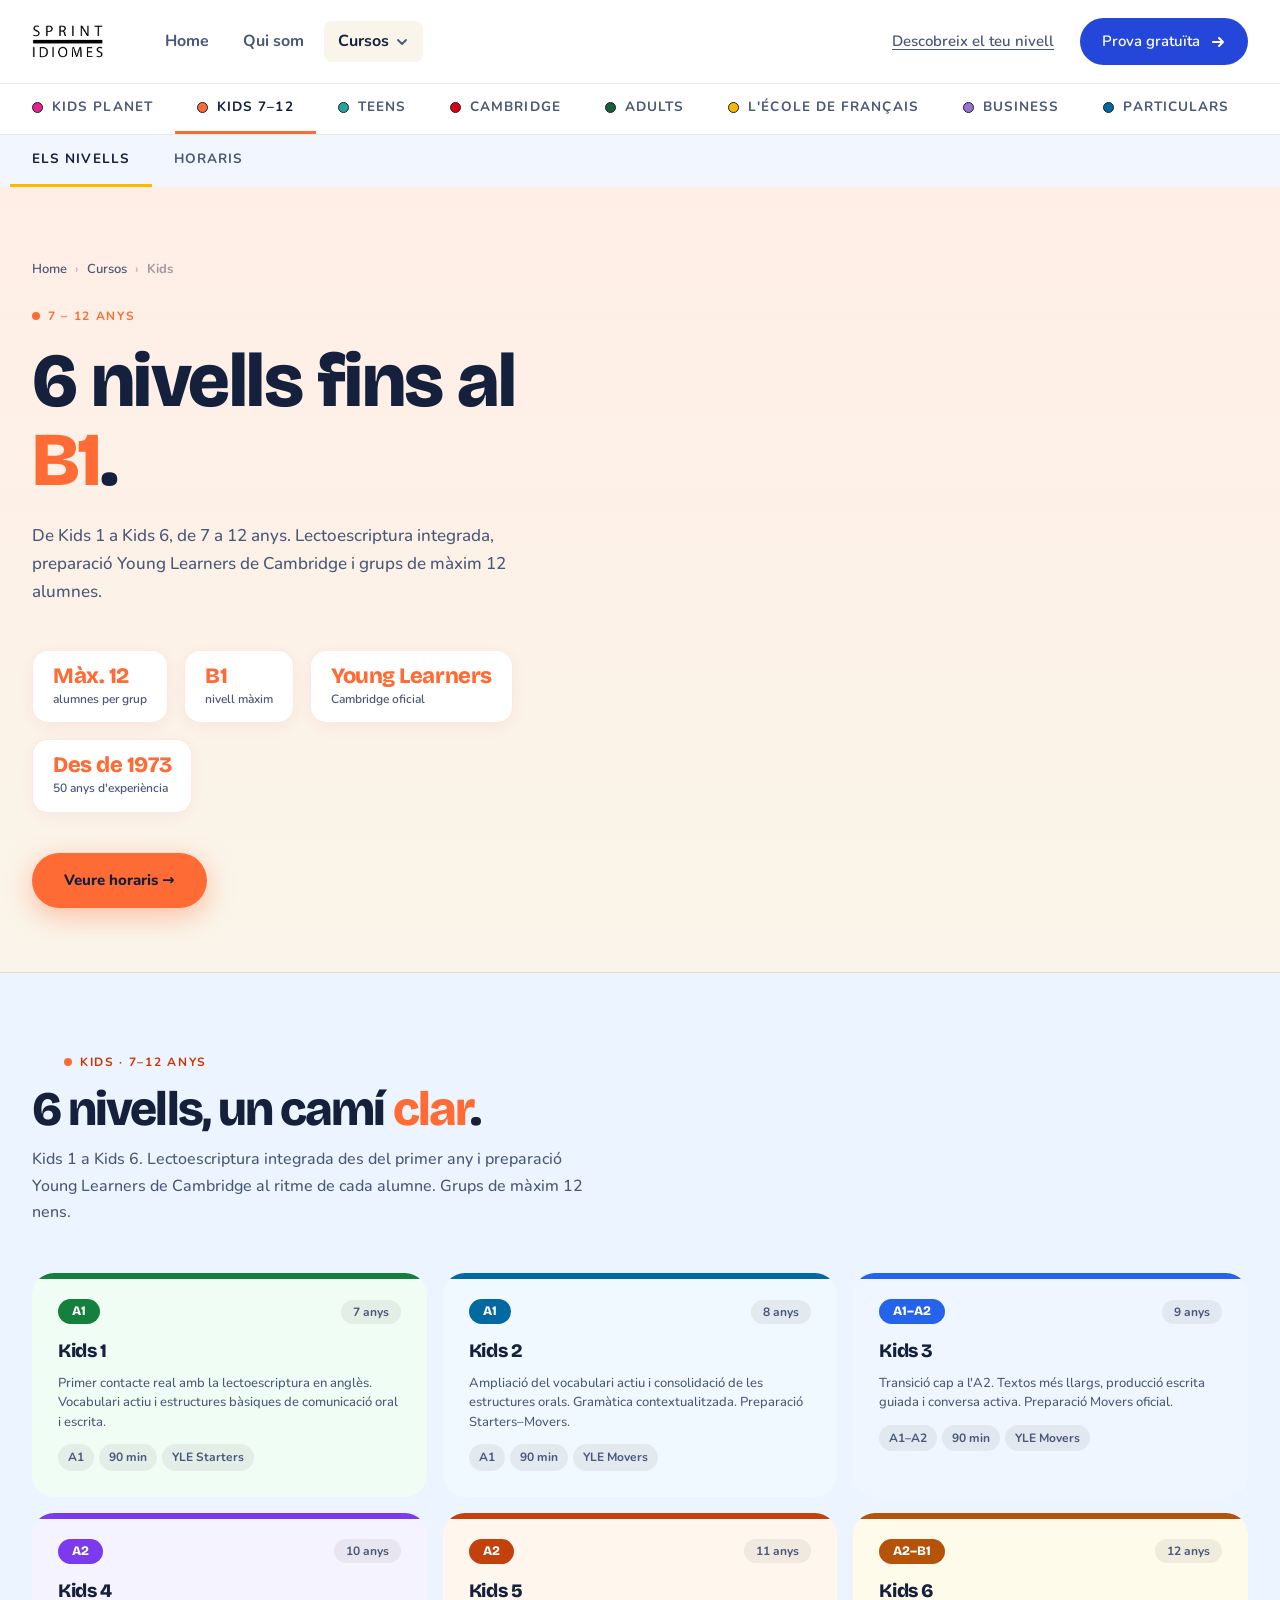
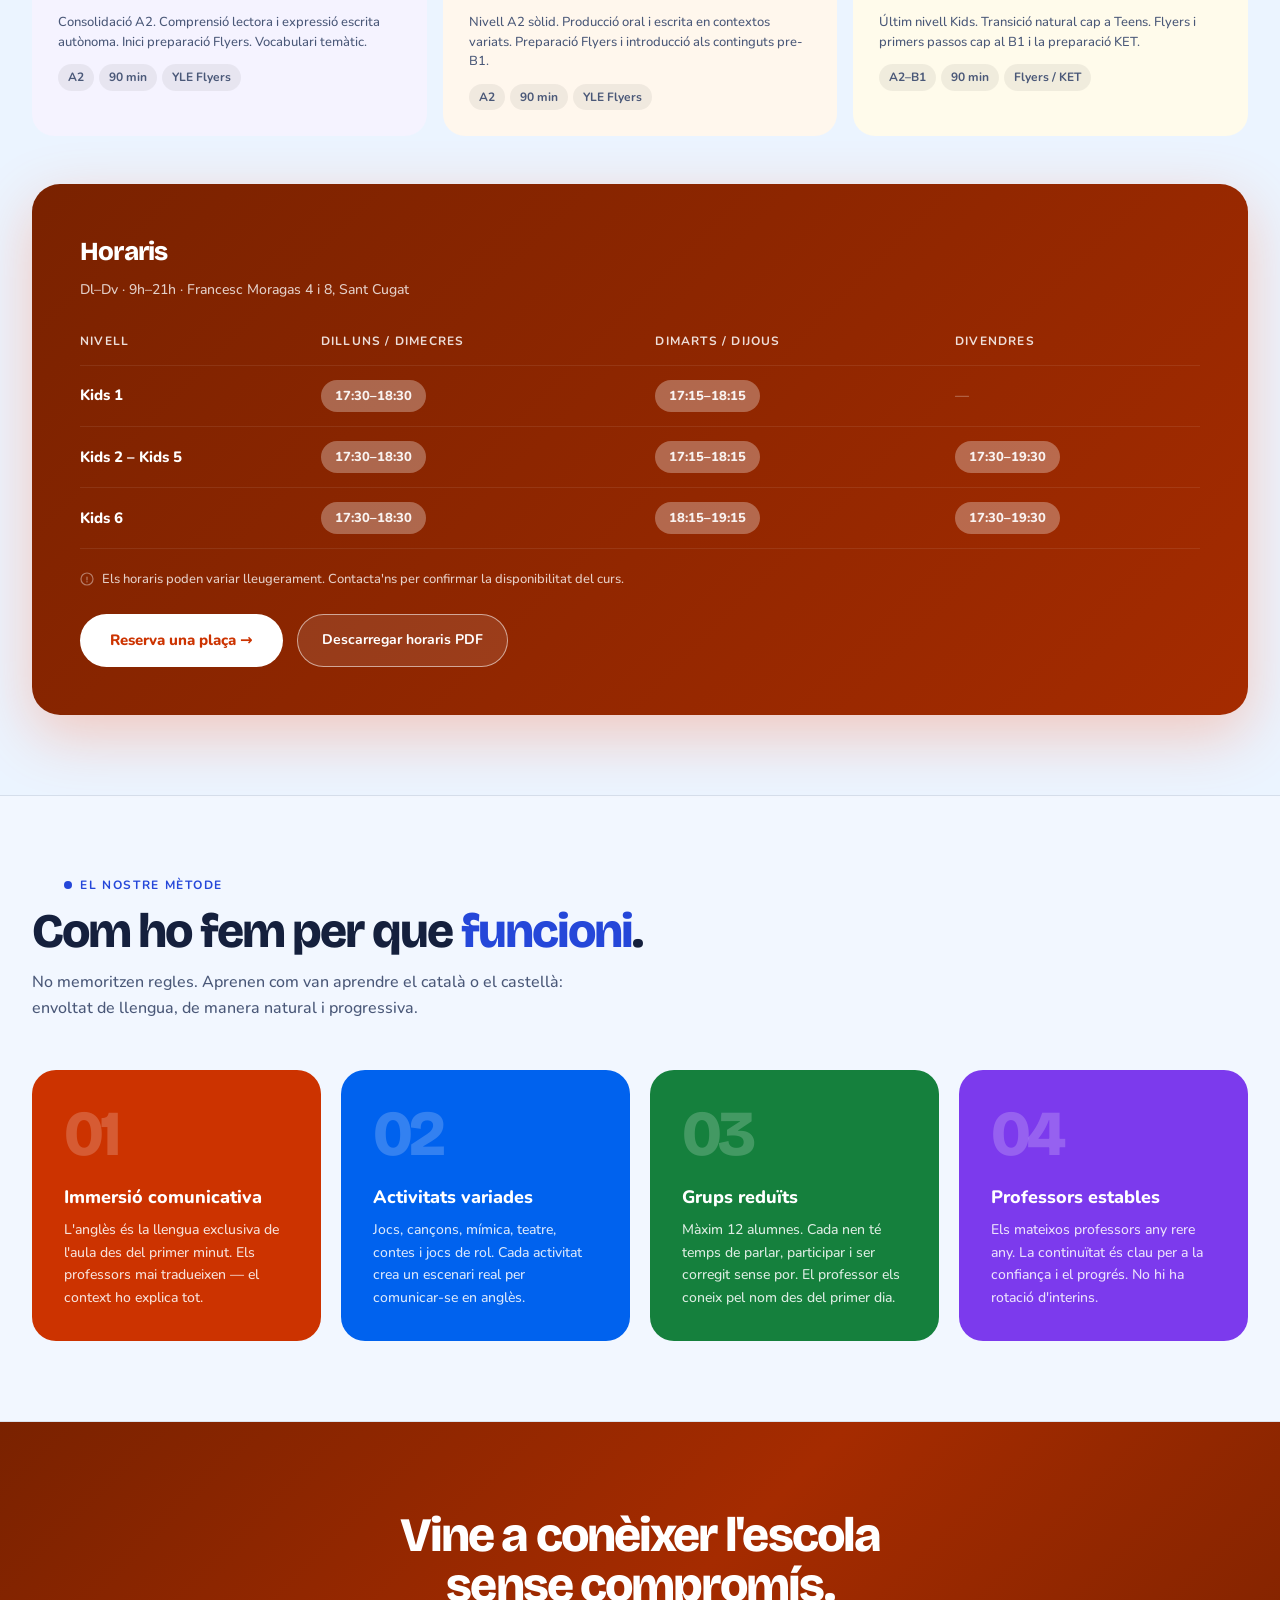
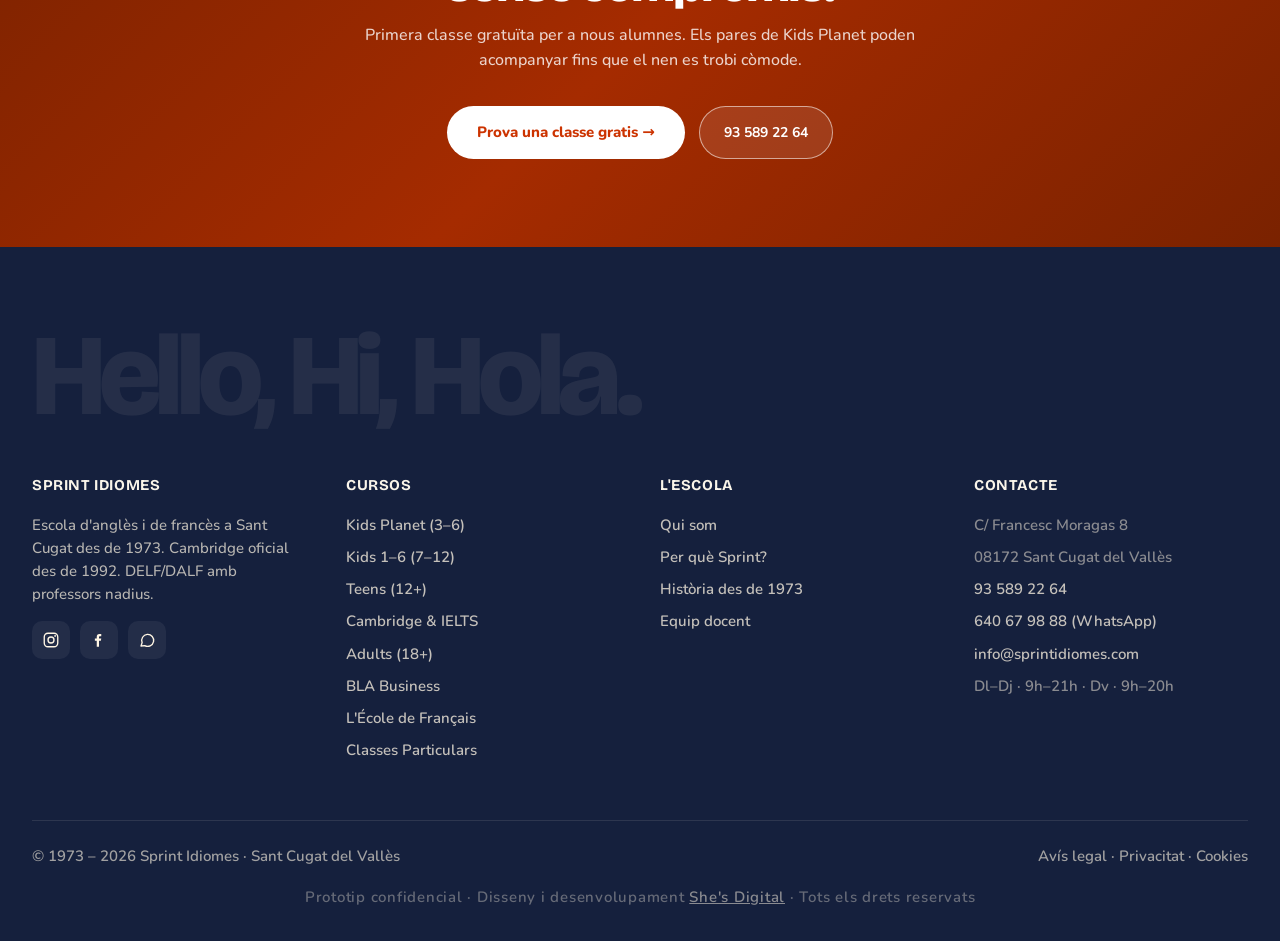
<file: kids.html>
<!doctype html>
<html lang="ca">
<head>
<meta charset="utf-8" />
<meta name="viewport" content="width=device-width,initial-scale=1" />
<title>Kids · Anglès 7–12 anys · Sprint Idiomes Sant Cugat</title>
<meta name="description" content="Anglès per a nens de 7 a 12 anys a Sant Cugat. Kids 1–6, sis nivells progressius fins a B1. Grups de màxim 12, Young Learners Cambridge. Sprint Idiomes des de 1973." />
<link rel="preconnect" href="https://fonts.googleapis.com">
<link rel="preconnect" href="https://fonts.gstatic.com" crossorigin>
<link href="https://fonts.googleapis.com/css2?family=Bricolage+Grotesque:opsz,wdth,wght@12..96,75..100,300..800&family=Nunito:wght@400;500;600;700;800&display=swap" rel="stylesheet">
<link rel="stylesheet" href="shared.css?v=6">
<style>
:root{
  --cream:#FAF5EA;
  --ink:#15203D;
  --ink-soft:#4A5878;
  --blue:#2547D9;
  --yellow:#FFB800;
  --line:rgba(21,32,61,.1);
  --line-strong:rgba(21,32,61,.2);
  --font-display:"Bricolage Grotesque",ui-sans-serif,system-ui,sans-serif;
  --font-body:"Nunito",ui-sans-serif,system-ui,sans-serif;
  --kp:#EC1E8C;
  --kids:#FF6B35;
  --kids-dark:#CC3300;
}
*{box-sizing:border-box;margin:0;padding:0}
html{scroll-behavior:smooth}
body{font-family:var(--font-body);background:#F2F7FF;color:var(--ink);line-height:1.55;font-size:16px;overflow-x:hidden;font-weight:500}
img{max-width:100%;display:block}
a{color:inherit;text-decoration:none}
button{font:inherit;cursor:pointer;border:none;background:none;color:inherit}

/* ── CURSO SUBNAV ── */
.course-nav-link.active{color:var(--ink);border-bottom-color:var(--kids)}
.subnav-link.active{color:var(--ink);border-bottom-color:var(--yellow)}

/* ── PAGE HERO ── */
.kids-hero{
  background:linear-gradient(180deg, #FFEEE5 0%, var(--cream) 100%);
  border-bottom:1px solid var(--line);
  padding:72px 32px 64px;
  position:relative;overflow:hidden;
}
.kids-hero-inner{max-width:1480px;margin:0 auto;position:relative;z-index:1}
.breadcrumb{
  font-size:13px;font-weight:600;color:var(--ink-soft);
  margin-bottom:24px;display:flex;align-items:center;gap:8px;
}
.breadcrumb a{color:var(--ink-soft);transition:color .2s}
.breadcrumb a:hover{color:var(--ink)}
.kids-hero-grid{max-width:640px}
.hero-stats{display:flex;gap:16px;margin-top:44px;flex-wrap:wrap}
.hero-stat{background:#fff;border:1px solid rgba(204,51,0,.1);box-shadow:0 4px 16px rgba(204,51,0,.06);border-radius:16px;padding:14px 20px}
.hero-stat-num{font-family:var(--font-display);font-size:22px;font-weight:800;letter-spacing:-0.02em;color:var(--kids);line-height:1}
.hero-stat-label{font-size:12px;color:var(--ink-soft);margin-top:3px;font-weight:600}
.kids-eyebrow{
  display:inline-flex;align-items:center;gap:8px;
  font-size:var(--fs-label);font-weight:700;letter-spacing:.14em;text-transform:uppercase;
  color:var(--kids);margin-bottom:16px;
}
.kids-eyebrow-dot{width:8px;height:8px;border-radius:50%;background:var(--kids)}
.kids-hero h1{
  font-family:var(--font-display);
  font-size:var(--fs-h1);
  font-weight:800;letter-spacing:-0.02em;line-height:1.04;
  color:var(--ink);margin-bottom:22px;
}
.kids-hero h1 em{font-style:normal;color:var(--kids)}
.kids-hero-sub{
  font-size:17px;color:var(--ink-soft);line-height:1.65;
  max-width:520px;margin-bottom:32px;
}
.hero-ctas{display:flex;gap:14px;flex-wrap:wrap;margin-top:32px}
.btn-kp{
  display:inline-flex;align-items:center;gap:10px;
  background:var(--kp);color:#fff;
  font-family:var(--font-body);font-size:15px;font-weight:800;
  border-radius:50px;padding:16px 32px;
  transition:transform .2s,box-shadow .2s;
  box-shadow:0 4px 20px rgba(236,30,140,.3);
}
.btn-kp:hover{transform:translateY(-3px) scale(1.03);box-shadow:0 12px 36px rgba(236,30,140,.5)}

/* --- kids orange btn override --- */
.kids-hero .btn-kp,.cta-band .btn-kp{background:var(--kids);color:var(--ink);box-shadow:0 8px 28px rgba(255,107,53,.4)}
.kids-hero .btn-kp:hover,.cta-band .btn-kp:hover{box-shadow:0 14px 40px rgba(255,107,53,.55)}
.btn-outline{
  display:inline-flex;align-items:center;gap:10px;
  background:transparent;color:var(--ink);
  font-family:var(--font-body);font-size:15px;font-weight:700;
  border-radius:50px;padding:16px 32px;
  border:2px solid var(--line-strong);
  transition:border-color .2s,background .2s;
}
.btn-outline:hover{border-color:var(--ink);background:var(--cream)}

/* ── SECTION SHARED ── */
.section{padding:80px 32px;border-bottom:1px solid var(--line)}
.section-lead{
  font-size:16px;color:var(--ink-soft);line-height:1.65;
  max-width:560px;margin-bottom:48px;
}

/* ── KIDS PLANET SECTION ── */
.kp-grid{
  display:grid;grid-template-columns:1fr 1fr;gap:48px;align-items:center;
}
.kp-img-wrap{position:relative}
.kp-img-wrap img{width:100%;aspect-ratio:4/3;object-fit:cover}
.kp-img-badge{
  position:absolute;bottom:-16px;right:-16px;
  background:#fff;border:1px solid var(--line);border-radius:16px;
  padding:16px 20px;
  box-shadow:0 8px 32px rgba(21,32,61,.08);
}
.kp-img-badge-num{
  font-family:var(--font-display);font-size:28px;font-weight:800;
  letter-spacing:-0.03em;color:var(--kp);line-height:1;
}
.kp-img-badge-label{font-size:12px;color:var(--ink-soft);margin-top:3px;font-weight:600}
.kp-features{display:flex;flex-direction:column;gap:20px;margin-bottom:32px}
.kp-feature{
  display:flex;align-items:flex-start;gap:14px;
  padding:18px;border-radius:14px;
  background:var(--cream);
  border-left:3px solid var(--kp);
}
.kp-feature-icon{
  width:40px;height:40px;border-radius:10px;
  background:rgba(236,30,140,.12);
  display:flex;align-items:center;justify-content:center;
  font-size:18px;flex-shrink:0;
}
.kp-feature-title{font-weight:800;font-size:15px;margin-bottom:3px}
.kp-feature-text{font-size:14px;color:var(--ink-soft);line-height:1.5}

/* ── KIDS 7-12 SECTION ── */
.k-section{background:#EBF4FF}
.levels-grid{
  display:grid;grid-template-columns:repeat(3,1fr);gap:16px;
  margin-bottom:40px;
}
.level-card{
  background:var(--lc-light,#F8FAFF);border:none;
  border-radius:22px;
  padding:26px;position:relative;overflow:hidden;
  transition:transform .25s,box-shadow .25s;
}
.level-card::before{
  content:'';position:absolute;top:0;left:0;right:0;height:6px;
  background:var(--lc,var(--kids));border-radius:22px 22px 0 0;
}
.level-card:hover{
  transform:translateY(-7px);
  box-shadow:0 20px 48px rgba(0,0,0,.12);
}
.lc-row{display:flex;align-items:center;justify-content:space-between;gap:8px;margin-bottom:12px}
.lc-cefr{
  font-family:var(--font-display);font-size:13px;font-weight:800;
  background:var(--lc,var(--kids));color:#fff;
  border-radius:20px;padding:6px 14px;line-height:1;
}
.lc-age{
  font-size:12px;font-weight:700;color:var(--ink-soft);
  background:rgba(0,0,0,.06);border-radius:20px;padding:6px 12px;line-height:1;
}
.lc-name{
  font-family:var(--font-display);font-size:19px;font-weight:800;
  letter-spacing:-0.02em;color:var(--ink);margin-bottom:8px;
}
.lc-desc{font-size:13px;color:var(--ink-soft);line-height:1.5;margin-bottom:12px}
.lc-pills{display:flex;flex-wrap:wrap;gap:5px}
.lc-pills span{
  font-size:var(--fs-label);font-weight:700;padding:4px 10px;border-radius:20px;
  background:rgba(0,0,0,.06);color:var(--ink-soft);
  border:none;
}

/* ── HORARIS ── */
.horaris-wrap{
  background:linear-gradient(135deg,#7A2200 0%,#A52B00 100%);border-radius:28px;
  padding:48px;color:#fff;
  margin-top:48px;
  box-shadow:0 20px 60px rgba(255,107,53,.32);
}
.horaris-title{
  font-family:var(--font-display);
  font-size:26px;font-weight:800;letter-spacing:-0.03em;
  color:#fff;margin-bottom:6px;
}
.horaris-sub{font-size:14px;color:rgba(255,255,255,.78);margin-bottom:32px}
.horaris-table-wrap{overflow-x:auto}
.horaris-table{width:100%;border-collapse:collapse;min-width:560px}
.horaris-table th{
  font-size:var(--fs-label);font-weight:700;letter-spacing:.1em;text-transform:uppercase;
  color:rgba(255,255,255,.85);padding:0 16px 14px;text-align:left;
}
.horaris-table td{
  padding:14px 16px;
  font-size:14px;font-weight:600;color:rgba(255,255,255,.92);
  border-top:1px solid rgba(255,255,255,.08);
  vertical-align:middle;
}
.horaris-table tr:last-child td{border-bottom:1px solid rgba(255,255,255,.08)}
.horaris-table .nivel-name{
  font-weight:800;color:#fff;font-size:15px;
}
.hora-pill{
  display:inline-flex;align-items:center;
  background:rgba(255,255,255,.3);
  border-radius:20px;padding:6px 14px;
  font-size:13px;font-weight:800;
  white-space:nowrap;
}
.horaris-note{
  margin-top:20px;font-size:13px;color:rgba(255,255,255,.78);
  display:flex;align-items:center;gap:8px;
}
.horaris-cta{
  margin-top:24px;display:flex;gap:14px;flex-wrap:wrap;
}
.btn-white{
  display:inline-flex;align-items:center;gap:8px;
  background:#fff;color:var(--kids-dark);
  font-family:var(--font-body);font-size:15px;font-weight:800;
  border-radius:50px;padding:15px 30px;
  transition:transform .15s,box-shadow .2s;
}
.btn-white:hover{transform:translateY(-2px);box-shadow:0 8px 20px rgba(0,0,0,.2)}
.btn-ghost-white{
  display:inline-flex;align-items:center;gap:8px;
  background:rgba(255,255,255,.1);color:#fff;
  font-family:var(--font-body);font-size:14px;font-weight:700;
  border-radius:100px;padding:13px 24px;
  border:1.5px solid rgba(255,255,255,.55);
  transition:border-color .2s,color .2s,background .2s;
}
.btn-ghost-white:hover{border-color:rgba(255,255,255,.85);color:#fff;background:rgba(255,255,255,.18)}

/* ── METODOLOGIA ── */
.metodo-grid{
  display:grid;grid-template-columns:repeat(4,1fr);gap:20px;
  margin-top:8px;
}
.metodo-card{
  padding:32px;border-radius:24px;
  border:none;background:#fff;
  transition:transform .25s,box-shadow .25s;
  position:relative;overflow:hidden;
}
.metodo-card:hover{transform:translateY(-5px);box-shadow:0 18px 48px rgba(0,0,0,.13)}

.metodo-card:nth-child(1){background:var(--kids-dark);color:#fff}
.metodo-card:nth-child(2){background:#0062EE;color:#fff}
.metodo-card:nth-child(3){background:#15803D;color:#fff}
.metodo-card:nth-child(4){background:#7C3AED;color:#fff}

.metodo-num{
  font-family:var(--font-display);
  font-size:64px;font-weight:900;letter-spacing:-0.06em;
  color:rgba(255,255,255,.2);line-height:1;
  margin-bottom:18px;
  display:block;
}
.metodo-title{font-weight:800;font-size:18px;margin-bottom:8px;color:inherit}
.metodo-text{font-size:14px;color:inherit;opacity:.85;line-height:1.6}

/* ── CTA BAND ── */
.cta-band{
  background:linear-gradient(135deg,#7A2200 0%,#A52B00 50%,#7A2200 100%);
  padding:88px 40px;text-align:center;
  position:relative;overflow:hidden;
}
.cta-band-inner{max-width:600px;margin:0 auto}
.cta-band p{font-size:16px;color:rgba(255,255,255,.8);line-height:1.6;margin-bottom:32px}
.cta-band-btns{display:flex;justify-content:center;gap:14px;flex-wrap:wrap}


/* ── RESPONSIVE ── */

/* Level progression colors -- green A1 to gold A2-B1 */
.level-card:nth-child(1){--lc:#15803D;--lc-light:#F0FDF4}
.level-card:nth-child(2){--lc:#0369A1;--lc-light:#F0F9FF}
.level-card:nth-child(3){--lc:#2563EB;--lc-light:#EFF6FF}
.level-card:nth-child(4){--lc:#7C3AED;--lc-light:#F5F3FF}
.level-card:nth-child(5){--lc:#C2410C;--lc-light:#FFF7ED}
.level-card:nth-child(6){--lc:#B45309;--lc-light:#FFFBEB}

@media(max-width:960px){
.kids-hero{padding:48px 22px 40px}
  .kids-hero-grid{grid-template-columns:1fr}
  .hero-badges{display:none}
  .section{padding:56px 22px}
  .kp-grid{grid-template-columns:1fr}
  .levels-grid{grid-template-columns:1fr 1fr}
  .metodo-grid{grid-template-columns:1fr 1fr}
  .horaris-wrap{padding:32px 22px;border-radius:16px}
}
@media(max-width:540px){
  .levels-grid{grid-template-columns:1fr}
  .metodo-grid{grid-template-columns:1fr}
  .cta-band{padding:56px 22px}
}

/* --- kids orange btn override --- */
.kids-hero .btn-kp,.cta-band .btn-kp{background:var(--kids);color:var(--ink);box-shadow:0 8px 28px rgba(255,107,53,.4)}
.kids-hero .btn-kp:hover,.cta-band .btn-kp:hover{box-shadow:0 14px 40px rgba(255,107,53,.55)}
</style>

  <!-- SEO: Open Graph -->
  <meta property="og:type" content="website">
  <meta property="og:locale" content="ca_ES">
  <meta property="og:site_name" content="Sprint Idiomes">
  <meta property="og:url" content="https://www.sprintidiomes.com/kids/">
  <meta property="og:title" content="Kids 7–12 anys · Anglès per a Nens · Sprint Idiomes Sant Cugat">
  <meta property="og:description" content="Anglès per a nens de 7 a 12 anys a Sant Cugat. 6 nivells progressius fins al B1, preparació Young Learners de Cambridge, grups de màxim 12 alumnes.">
  <meta property="og:image" content="https://www.sprintidiomes.com/assets/images/og-sprint-idiomes.jpg">
  <meta property="og:image:width" content="1200">
  <meta property="og:image:height" content="630">
  <!-- SEO: Twitter Card -->
  <meta name="twitter:card" content="summary_large_image">
  <meta name="twitter:title" content="Kids 7–12 anys · Anglès per a Nens · Sprint Idiomes Sant Cugat">
  <meta name="twitter:description" content="Anglès 7-12 anys a Sant Cugat. 6 nivells fins al B1, Cambridge Young Learners, grups de 12.">
  <meta name="twitter:image" content="https://www.sprintidiomes.com/assets/images/og-sprint-idiomes.jpg">
  <!-- SEO: Canonical -->
  <link rel="canonical" href="https://www.sprintidiomes.com/kids/">
  <!-- SEO: Robots -->
  <meta name="robots" content="index, follow">
  <!-- SEO: Schema.org JSON-LD -->
  <script type="application/ld+json">
{
  "@context": "https://schema.org",
  "@graph": [
    {
      "@type": "Course",
      "name": "Kids — Anglès per a Nens de 7 a 12 anys",
      "description": "Anglès per a nens de 7 a 12 anys a Sant Cugat. Sis nivells progressius fins al B1, preparació Young Learners de Cambridge, grups de màxim 12 alumnes.",
      "url": "https://www.sprintidiomes.com/kids/",
      "provider": {
        "@id": "https://www.sprintidiomes.com/#school"
      },
      "educationalLevel": "A1 to B1",
      "audience": {
        "@type": "EducationalAudience",
        "audienceType": "Children (7-12 years)"
      },
      "hasCourseInstance": {
        "@type": "CourseInstance",
        "courseMode": "onsite"
      }
    },
    {
      "@type": "BreadcrumbList",
      "itemListElement": [
        {
          "@type": "ListItem",
          "position": 1,
          "name": "Inici",
          "item": "https://www.sprintidiomes.com/"
        },
        {
          "@type": "ListItem",
          "position": 2,
          "name": "Cursos",
          "item": "https://www.sprintidiomes.com/cursos/"
        },
        {
          "@type": "ListItem",
          "position": 3,
          "name": "Kids 7–12"
        }
      ]
    }
  ]
}
  </script>
</head>
<body>
<script src="nav.js?v=18"></script>

<!-- ── HERO ── -->
<section class="kids-hero">
  <div class="kids-hero-inner">
    <div class="breadcrumb">
      <a href="index.html">Home</a>
      <span>›</span>
      <a href="cursos.html">Cursos</a>
      <span>›</span>
      <span style="color:var(--ink);font-weight:700">Kids</span>
    </div>
    <div class="kids-hero-grid">
      <div class="kids-eyebrow">
        <span class="kids-eyebrow-dot"></span>7 – 12 anys
      </div>
      <h1>6 nivells fins al<br><em>B1</em>.</h1>
      <p class="kids-hero-sub">De Kids 1 a Kids 6, de 7 a 12 anys. Lectoescriptura integrada, preparació Young Learners de Cambridge i grups de màxim 12 alumnes.</p>
      <div class="hero-stats">
        <div class="hero-stat"><div class="hero-stat-num">Màx. 12</div><div class="hero-stat-label">alumnes per grup</div></div>
        <div class="hero-stat"><div class="hero-stat-num">B1</div><div class="hero-stat-label">nivell màxim</div></div>
        <div class="hero-stat"><div class="hero-stat-num">Young Learners</div><div class="hero-stat-label">Cambridge oficial</div></div>
        <div class="hero-stat"><div class="hero-stat-num">Des de 1973</div><div class="hero-stat-label">50 anys d'experiència</div></div>
      </div>
      <div class="hero-ctas">
        <a href="#horaris" class="btn-kp">Veure horaris →</a>
      </div>
    </div>
  </div>
</section>

<!-- ── KIDS 7-12 ── -->
<section class="section k-section" id="kids-712">
  <div class="section-inner">
    <div class="section-label" style="color:var(--kids-dark)">
      <span class="section-label-dot" style="background:var(--kids)"></span>
      Kids · 7–12 anys
    </div>
    <h2>6 nivells, un camí <em style="color:var(--kids);font-style:normal">clar</em>.</h2>
    <p class="section-lead">Kids 1 a Kids 6. Lectoescriptura integrada des del primer any i preparació Young Learners de Cambridge al ritme de cada alumne. Grups de màxim 12 nens.</p>

    <div class="levels-grid">
      <div class="level-card">
        <div class="lc-row">
          <span class="lc-cefr">A1</span>
          <span class="lc-age">7 anys</span>
        </div>
        <div class="lc-name">Kids 1</div>
        <p class="lc-desc">Primer contacte real amb la lectoescriptura en anglès. Vocabulari actiu i estructures bàsiques de comunicació oral i escrita.</p>
        <div class="lc-pills"><span>A1</span><span>90 min</span><span>YLE Starters</span></div>
      </div>

      <div class="level-card">
        <div class="lc-row">
          <span class="lc-cefr">A1</span>
          <span class="lc-age">8 anys</span>
        </div>
        <div class="lc-name">Kids 2</div>
        <p class="lc-desc">Ampliació del vocabulari actiu i consolidació de les estructures orals. Gramàtica contextualitzada. Preparació Starters–Movers.</p>
        <div class="lc-pills"><span>A1</span><span>90 min</span><span>YLE Movers</span></div>
      </div>

      <div class="level-card">
        <div class="lc-row">
          <span class="lc-cefr">A1–A2</span>
          <span class="lc-age">9 anys</span>
        </div>
        <div class="lc-name">Kids 3</div>
        <p class="lc-desc">Transició cap a l'A2. Textos més llargs, producció escrita guiada i conversa activa. Preparació Movers oficial.</p>
        <div class="lc-pills"><span>A1–A2</span><span>90 min</span><span>YLE Movers</span></div>
      </div>

      <div class="level-card">
        <div class="lc-row">
          <span class="lc-cefr">A2</span>
          <span class="lc-age">10 anys</span>
        </div>
        <div class="lc-name">Kids 4</div>
        <p class="lc-desc">Consolidació A2. Comprensió lectora i expressió escrita autònoma. Inici preparació Flyers. Vocabulari temàtic.</p>
        <div class="lc-pills"><span>A2</span><span>90 min</span><span>YLE Flyers</span></div>
      </div>

      <div class="level-card">
        <div class="lc-row">
          <span class="lc-cefr">A2</span>
          <span class="lc-age">11 anys</span>
        </div>
        <div class="lc-name">Kids 5</div>
        <p class="lc-desc">Nivell A2 sòlid. Producció oral i escrita en contextos variats. Preparació Flyers i introducció als continguts pre-B1.</p>
        <div class="lc-pills"><span>A2</span><span>90 min</span><span>YLE Flyers</span></div>
      </div>

      <div class="level-card">
        <div class="lc-row">
          <span class="lc-cefr">A2–B1</span>
          <span class="lc-age">12 anys</span>
        </div>
        <div class="lc-name">Kids 6</div>
        <p class="lc-desc">Últim nivell Kids. Transició natural cap a Teens. Flyers i primers passos cap al B1 i la preparació KET.</p>
        <div class="lc-pills"><span>A2–B1</span><span>90 min</span><span>Flyers / KET</span></div>
      </div>
    </div>

    <!-- HORARIS -->
    <div class="horaris-wrap" id="horaris">
      <div class="horaris-title">Horaris</div>
      <div class="horaris-sub">Dl–Dv · 9h–21h · Francesc Moragas 4 i 8, Sant Cugat</div>
      <div class="horaris-table-wrap">
      <table class="horaris-table">
        <thead>
          <tr>
            <th>Nivell</th>
            <th>Dilluns / Dimecres</th>
            <th>Dimarts / Dijous</th>
            <th>Divendres</th>
          </tr>
        </thead>
        <tbody>
          <tr>
            <td><span class="nivel-name">Kids 1</span></td>
            <td><span class="hora-pill">17:30–18:30</span></td>
            <td><span class="hora-pill">17:15–18:15</span></td>
            <td><span style="opacity:.4">—</span></td>
          </tr>
          <tr>
            <td><span class="nivel-name">Kids 2 – Kids 5</span></td>
            <td><span class="hora-pill">17:30–18:30</span></td>
            <td><span class="hora-pill">17:15–18:15</span></td>
            <td><span class="hora-pill">17:30–19:30</span></td>
          </tr>
          <tr>
            <td><span class="nivel-name">Kids 6</span></td>
            <td><span class="hora-pill">17:30–18:30</span></td>
            <td><span class="hora-pill">18:15–19:15</span></td>
            <td><span class="hora-pill">17:30–19:30</span></td>
          </tr>
        </tbody>
      </table>
      </div>
      <p class="horaris-note">
        <svg width="14" height="14" viewBox="0 0 14 14" fill="none"><circle cx="7" cy="7" r="6" stroke="rgba(255,255,255,.4)" stroke-width="1.2"/><path d="M7 5v3M7 9.5v.5" stroke="rgba(255,255,255,.4)" stroke-width="1.2" stroke-linecap="round"/></svg>
        Els horaris poden variar lleugerament. Contacta'ns per confirmar la disponibilitat del curs.
      </p>
      <div class="horaris-cta">
        <a href="index.html#contacte" class="btn-white">Reserva una plaça →</a>
        <a href="#" class="btn-ghost-white">Descarregar horaris PDF</a>
      </div>
    </div>
  </div>
</section>

<!-- ── METODOLOGIA ── -->
<section class="section" id="metode">
  <div class="section-inner">
    <div class="section-label" style="color:var(--blue)">
      <span class="section-label-dot" style="background:var(--blue)"></span>
      El nostre mètode
    </div>
    <h2>Com ho fem per que <em style="color:var(--blue);font-style:normal">funcioni</em>.</h2>
    <p class="section-lead">No memoritzen regles. Aprenen com van aprendre el català o el castellà: envoltat de llengua, de manera natural i progressiva.</p>

    <div class="metodo-grid">
      <div class="metodo-card">
        <div class="metodo-num">01</div>
        <div class="metodo-title">Immersió comunicativa</div>
        <p class="metodo-text">L'anglès és la llengua exclusiva de l'aula des del primer minut. Els professors mai tradueixen — el context ho explica tot.</p>
      </div>
      <div class="metodo-card">
        <div class="metodo-num">02</div>
        <div class="metodo-title">Activitats variades</div>
        <p class="metodo-text">Jocs, cançons, mímica, teatre, contes i jocs de rol. Cada activitat crea un escenari real per comunicar-se en anglès.</p>
      </div>
      <div class="metodo-card">
        <div class="metodo-num">03</div>
        <div class="metodo-title">Grups reduïts</div>
        <p class="metodo-text">Màxim 12 alumnes. Cada nen té temps de parlar, participar i ser corregit sense por. El professor els coneix pel nom des del primer dia.</p>
      </div>
      <div class="metodo-card">
        <div class="metodo-num">04</div>
        <div class="metodo-title">Professors estables</div>
        <p class="metodo-text">Els mateixos professors any rere any. La continuïtat és clau per a la confiança i el progrés. No hi ha rotació d'interins.</p>
      </div>
    </div>
  </div>
</section>

<!-- ── CTA ── -->
<section class="cta-band" id="contacte">
  <div class="cta-band-inner">
    <h2>Vine a conèixer l'escola sense compromís.</h2>
    <p>Primera classe gratuïta per a nous alumnes. Els pares de Kids Planet poden acompanyar fins que el nen es trobi còmode.</p>
    <div class="cta-band-btns">
      <a href="index.html#contacte" class="btn-white">Prova una classe gratis →</a>
      <a href="tel:+34935892264" class="btn-ghost-white">93 589 22 64</a>
    </div>
  </div>
</section>


</body>
</html>
</file>
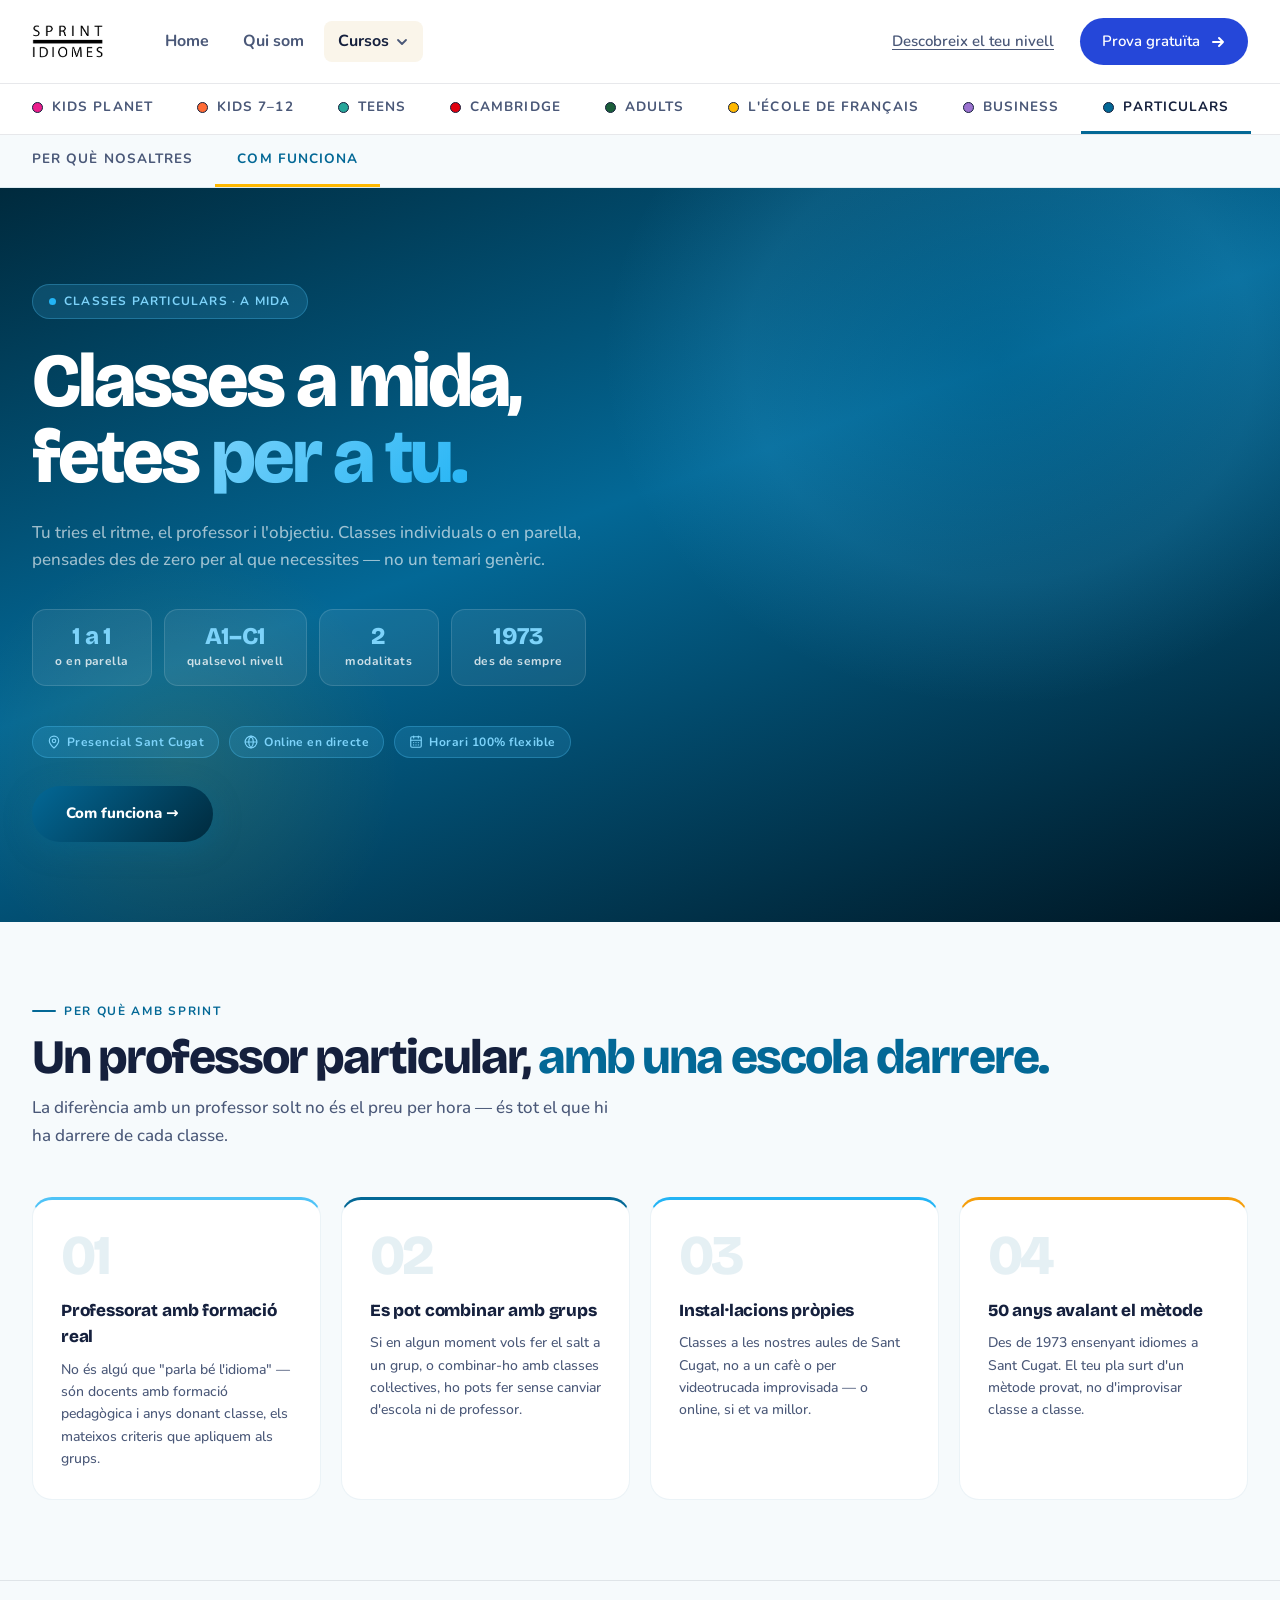
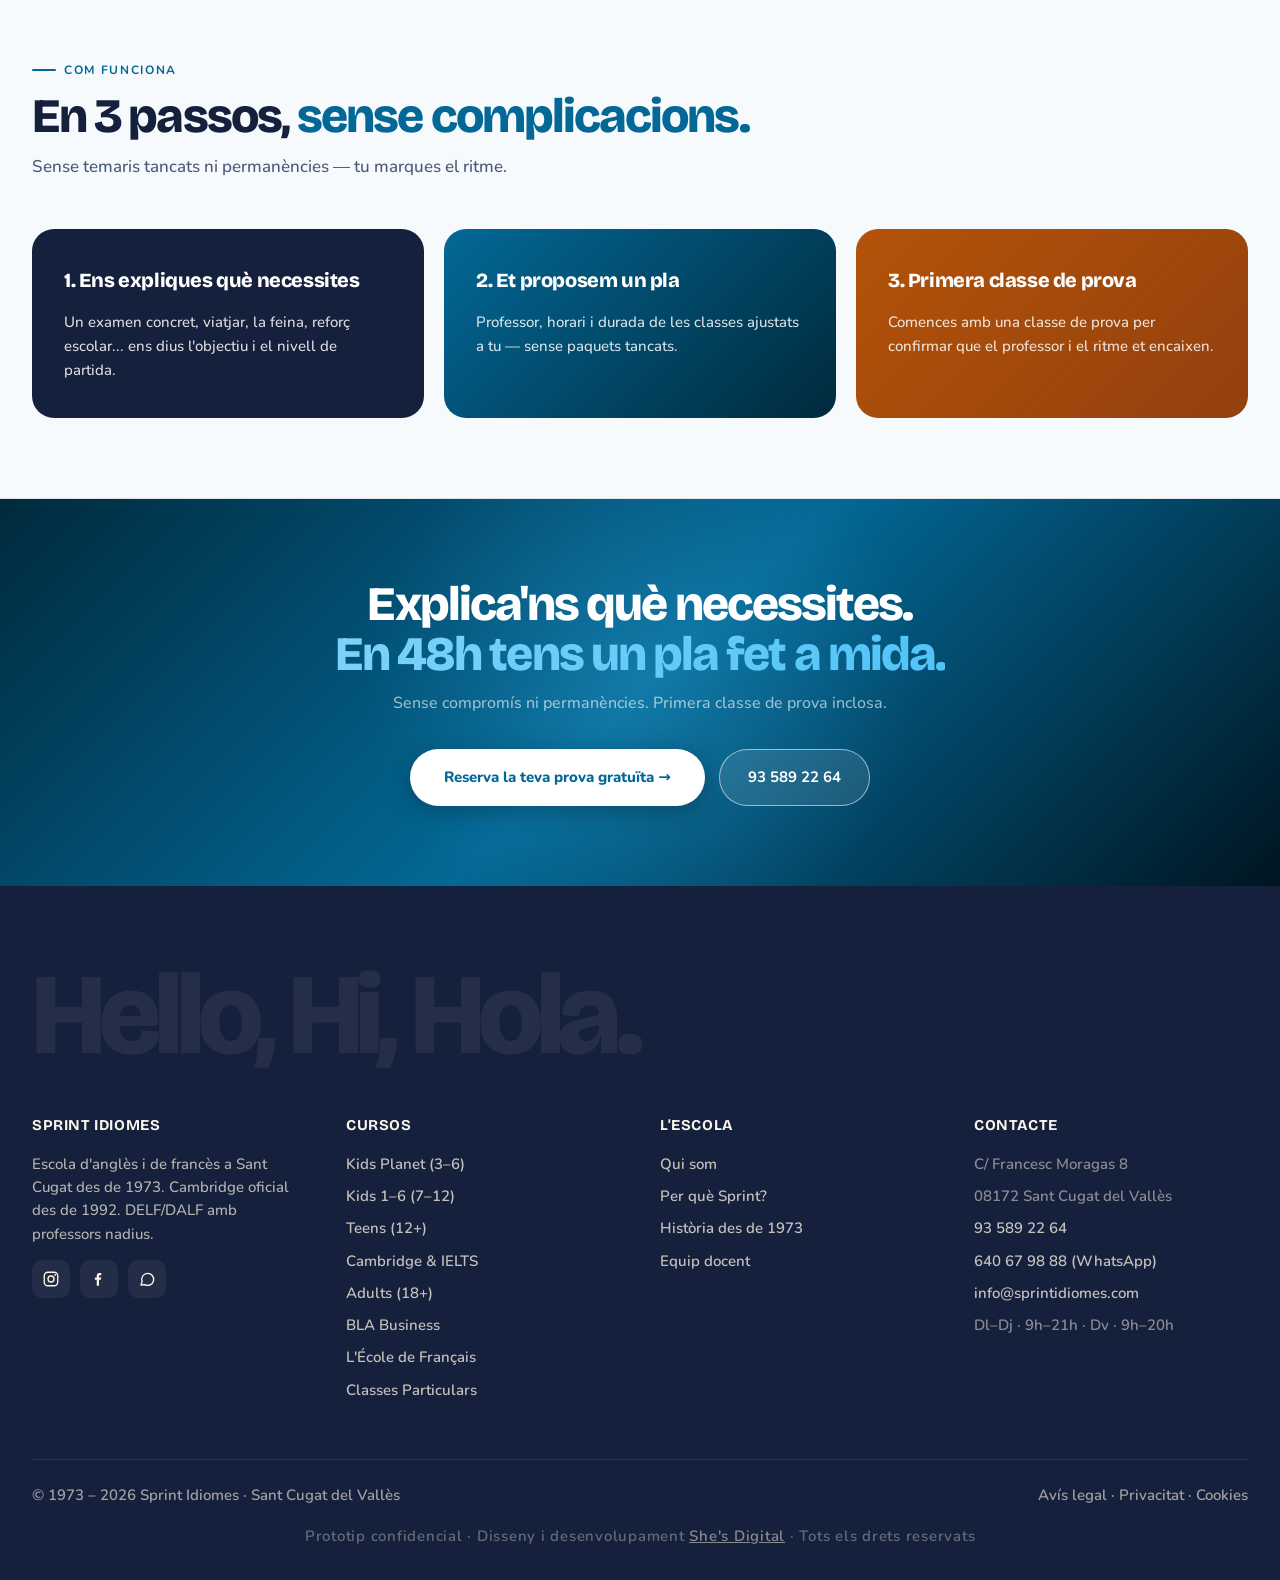
<file: particular.html>
<!doctype html>
<html lang="ca">
<head>
<meta charset="utf-8" />
<meta name="viewport" content="width=device-width,initial-scale=1" />
<title>Classes Particulars a Mida · Sprint Idiomes · Sant Cugat</title>
<meta name="description" content="Classes particulars d'anglès o francès a mida, individuals o en parella, presencials o online. Amb el mateix professorat i mètode que Sprint Idiomes des de 1973." />
<link rel="preconnect" href="https://fonts.googleapis.com">
<link rel="preconnect" href="https://fonts.gstatic.com" crossorigin>
<link href="https://fonts.googleapis.com/css2?family=Bricolage+Grotesque:opsz,wdth,wght@12..96,75..100,300..800&family=Nunito:wght@400;500;600;700;800&display=swap" rel="stylesheet">
<link rel="stylesheet" href="shared.css?v=6">
<style>
:root{
  --cream:#FAF5EA;
  --ink:#15203D;
  --ink-soft:#4A5878;
  --blue:#2547D9;
  --yellow:#FFB800;
  --line:rgba(21,32,61,.1);
  --line-strong:rgba(21,32,61,.22);
  --font-display:"Bricolage Grotesque",ui-sans-serif,system-ui,sans-serif;
  --font-body:"Nunito",ui-sans-serif,system-ui,sans-serif;
  --particular:#4FC3F7;
  --particular-mid:#036896;
  --particular-deep:#002A3D;
  --particular-light:#23B4F5;
  --particular-pale:#EBF5F9;
  --particular-soft:#D5ECF6;
}
*{box-sizing:border-box;margin:0;padding:0}
html{scroll-behavior:smooth}
body{
  font-family:var(--font-body);
  background:#F6FAFC;
  color:var(--ink);
  line-height:1.55;
  font-size:16px;
  overflow-x:hidden;
  font-weight:500;
}
img{max-width:100%;display:block}
a{color:inherit;text-decoration:none}
button{font:inherit;cursor:pointer;border:none;background:none;color:inherit}

/* ── HERO ── */
.hero{
  position:relative;overflow:hidden;
  background:linear-gradient(160deg,var(--particular-deep) 0%,var(--particular-mid) 45%,#001521 100%);
  padding:96px 32px 80px;
}
.hero::before{
  content:'';position:absolute;
  width:800px;height:700px;
  background:radial-gradient(ellipse at center,rgba(3,104,150,.3) 0%,rgba(79,195,247,.12) 45%,transparent 70%);
  top:-180px;right:-120px;pointer-events:none;
}
.hero::after{
  content:'';position:absolute;
  width:480px;height:480px;
  background:radial-gradient(circle,rgba(255,184,0,.1) 0%,transparent 65%);
  bottom:-80px;left:-60px;pointer-events:none;
}
.hero-eyebrow{
  display:inline-flex;align-items:center;gap:8px;
  background:rgba(79,195,247,.16);
  border:1px solid rgba(79,195,247,.3);
  border-radius:100px;padding:7px 16px;
  font-size:12px;font-weight:700;letter-spacing:.1em;text-transform:uppercase;
  color:#7DD3FA;margin-bottom:24px;
}
.hero-eyebrow-dot{width:7px;height:7px;border-radius:50%;background:var(--particular-light);flex-shrink:0;
  animation:pulse-dot 2s ease-in-out infinite;}
@keyframes pulse-dot{0%,100%{opacity:.7;transform:scale(1)}50%{opacity:1;transform:scale(1.3)}}
h1{
  font-family:var(--font-display);
  font-size:var(--fs-h1);
  font-weight:800;letter-spacing:-0.04em;line-height:1;
  color:#fff;max-width:800px;margin-bottom:24px;
}
h1 em{
  font-style:normal;
  background:linear-gradient(135deg,#7DD3FA 0%,#4FC3F7 50%,#23B4F5 100%);
  -webkit-background-clip:text;
  -webkit-text-fill-color:transparent;
  background-clip:text;
}
.hero-sub{
  font-size:17px;color:rgba(255,255,255,.62);
  line-height:1.6;max-width:580px;margin-bottom:36px;
}
.hero-stat{
  background:rgba(255,255,255,.07);
  border:1px solid rgba(255,255,255,.13);
  border-radius:14px;padding:14px 22px;text-align:center;min-width:120px;
}
.hero-stat-num{
  font-family:var(--font-display);font-size:24px;font-weight:800;
  letter-spacing:-0.02em;color:#7DD3FA;line-height:1;
}
.hero-stat-label{
  font-size:var(--fs-label);font-weight:700;color:rgba(255,255,255,.78);
  margin-top:4px;letter-spacing:.04em;
}
.btn-particular{
  display:inline-flex;align-items:center;gap:10px;
  background:linear-gradient(135deg,var(--particular-mid) 0%,var(--particular-deep) 100%);
  color:#fff;
  font-family:var(--font-body);font-size:15px;font-weight:800;
  border-radius:50px;padding:16px 34px;
  transition:transform .2s,box-shadow .2s;
  box-shadow:0 6px 28px rgba(3,104,150,.4);
  text-decoration:none;
}
.btn-particular:hover{transform:translateY(-2px);box-shadow:0 12px 40px rgba(3,104,150,.55)}
.cta-band .btn-particular{background:#fff;color:var(--particular-mid);box-shadow:0 6px 24px rgba(0,0,0,.25)}
.cta-band .btn-particular:hover{box-shadow:0 10px 32px rgba(0,0,0,.32)}
.hero-modalities{display:flex;gap:10px;flex-wrap:wrap;margin-top:24px}
.hero-modalities+.btn-particular{margin-top:28px}
.hmod{
  display:inline-flex;align-items:center;gap:6px;
  font-size:12px;font-weight:700;padding:6px 14px;
  border-radius:100px;
  background:rgba(79,195,247,.16);
  border:1px solid rgba(79,195,247,.3);
  color:#7DD3FA;letter-spacing:.04em;
}

/* ── SUBNAV ── */
.course-nav-link.active{color:var(--ink);border-bottom-color:var(--particular-mid)}
.subnav{
  background:rgba(246,250,252,.96);
  backdrop-filter:blur(12px);
  border-bottom:1px solid rgba(3,104,150,.1);
  position:sticky;top:78px;z-index:90;
}
.subnav-link:hover{color:var(--particular-mid)}
.subnav-link.active{color:var(--particular-mid);border-bottom-color:var(--yellow)}

/* ── SECTIONS ── */
.section-label{color:var(--particular-mid)}
.section-label::before{background:var(--particular-mid)}
.section h2 em{font-style:normal;color:var(--particular-mid)}

/* ── PER QUÈ (motius) ── */
.metodo-grid{display:grid;grid-template-columns:repeat(4,1fr);gap:20px}
.metodo-card{
  background:#fff;
  border:1.5px solid rgba(3,104,150,.08);
  border-radius:20px;padding:28px;
  border-top:3px solid var(--mc-top,var(--particular));
  transition:transform .2s,box-shadow .2s;
}
.metodo-card:nth-child(1){--mc-top:#4FC3F7}
.metodo-card:nth-child(2){--mc-top:#036896}
.metodo-card:nth-child(3){--mc-top:#23B4F5}
.metodo-card:nth-child(4){--mc-top:#F59E0B}
.metodo-card:hover{transform:translateY(-3px);box-shadow:0 12px 36px rgba(3,104,150,.1)}
.mc-num{
  font-family:var(--font-display);font-size:56px;font-weight:900;
  letter-spacing:-0.06em;color:rgba(3,104,150,.1);line-height:1;margin-bottom:14px;
}
.mc-title{
  font-family:var(--font-display);font-size:17px;font-weight:800;
  letter-spacing:-0.01em;color:var(--ink);margin-bottom:8px;
}
.mc-desc{font-size:14px;color:var(--ink-soft);line-height:1.6}

/* ── COM FUNCIONA (passos) ── */
.modal-grid{display:grid;grid-template-columns:repeat(3,1fr);gap:20px}
.modal-card{
  border-radius:22px;padding:36px 32px;
  display:flex;flex-direction:column;gap:14px;
  position:relative;overflow:hidden;
}
.modal-card:nth-child(1){background:var(--ink);color:#fff}
.modal-card:nth-child(2){background:linear-gradient(135deg,var(--particular-mid),var(--particular-deep));color:#fff}
.modal-card:nth-child(3){background:linear-gradient(135deg,#B45309,#92400E);color:#fff}
.modal-title{
  font-family:var(--font-display);font-size:20px;font-weight:800;
  letter-spacing:-0.02em;color:inherit;
}
.modal-desc{font-size:15px;line-height:1.6;opacity:.85}

/* ── CTA BAND ── */
.cta-band{
  background:linear-gradient(135deg,var(--particular-deep) 0%,var(--particular-mid) 50%,#001521 100%);
  padding:80px 40px;text-align:center;
  position:relative;overflow:hidden;
}
.cta-band::before{
  content:'';position:absolute;
  width:600px;height:600px;
  background:radial-gradient(circle,rgba(79,195,247,.2) 0%,transparent 65%);
  top:-120px;left:50%;transform:translateX(-50%);pointer-events:none;
}
.cta-band h2 em{
  font-style:normal;
  background:linear-gradient(135deg,#7DD3FA 0%,#4FC3F7 100%);
  -webkit-background-clip:text;-webkit-text-fill-color:transparent;background-clip:text;
}
.cta-band p{font-size:16px;color:rgba(255,255,255,.6);line-height:1.6;margin-bottom:32px}
.btn-ghost-white:hover{border-color:rgba(255,255,255,.85);color:#fff;background:rgba(255,255,255,.18)}


/* ── RESPONSIVE ── */
@media(max-width:1080px){
  .metodo-grid{grid-template-columns:repeat(2,1fr)}
  .modal-grid{grid-template-columns:1fr}
}
@media(max-width:960px){
  .section{padding:56px 22px}
  .hero{padding:72px 22px 60px}
  .subnav-inner{padding:0 22px}
}
@media(max-width:640px){
  .metodo-grid{grid-template-columns:1fr}
  .cta-band{padding:56px 22px}
}
</style>

<!-- SEO: Open Graph -->
<meta property="og:type" content="website">
<meta property="og:locale" content="ca_ES">
<meta property="og:site_name" content="Sprint Idiomes">
<meta property="og:url" content="https://www.sprintidiomes.com/particular/">
<meta property="og:title" content="Classes Particulars a Mida · Sprint Idiomes · Sant Cugat">
<meta property="og:description" content="Classes particulars d'anglès o francès a mida, individuals o en parella, presencials o online, amb el mateix mètode que Sprint Idiomes des de 1973.">
</head>
<body>

<script src="nav.js?v=18"></script>

<!-- =================== HERO =================== -->
<section class="hero">
  <div class="hero-inner">
    <div class="hero-eyebrow">
      <span class="hero-eyebrow-dot"></span>Classes Particulars · A mida
    </div>
    <h1>Classes a mida,<br>fetes <em>per a tu.</em></h1>
    <p class="hero-sub">Tu tries el ritme, el professor i l'objectiu. Classes individuals o en parella, pensades des de zero per al que necessites — no un temari genèric.</p>
    <div class="hero-stats">
      <div class="hero-stat">
        <div class="hero-stat-num">1 a 1</div>
        <div class="hero-stat-label">o en parella</div>
      </div>
      <div class="hero-stat">
        <div class="hero-stat-num">A1–C1</div>
        <div class="hero-stat-label">qualsevol nivell</div>
      </div>
      <div class="hero-stat">
        <div class="hero-stat-num">2</div>
        <div class="hero-stat-label">modalitats</div>
      </div>
      <div class="hero-stat">
        <div class="hero-stat-num">1973</div>
        <div class="hero-stat-label">des de sempre</div>
      </div>
    </div>
    <div class="hero-modalities">
      <span class="hmod"><svg width="14" height="14" viewBox="0 0 24 24" fill="none" stroke="currentColor" stroke-width="2" stroke-linecap="round" stroke-linejoin="round"><path d="M20 10c0 4.993-5.539 10.193-7.399 11.799a1 1 0 0 1-1.202 0C9.539 20.193 4 14.993 4 10a8 8 0 0 1 16 0"/><circle cx="12" cy="10" r="3"/></svg> Presencial Sant Cugat</span>
      <span class="hmod"><svg width="14" height="14" viewBox="0 0 24 24" fill="none" stroke="currentColor" stroke-width="2" stroke-linecap="round" stroke-linejoin="round"><circle cx="12" cy="12" r="10"/><path d="M12 2a14.5 14.5 0 0 0 0 20 14.5 14.5 0 0 0 0-20"/><path d="M2 12h20"/></svg> Online en directe</span>
      <span class="hmod"><svg width="14" height="14" viewBox="0 0 24 24" fill="none" stroke="currentColor" stroke-width="2" stroke-linecap="round" stroke-linejoin="round"><path d="M8 2v3"/><path d="M16 2v3"/><rect x="3" y="3" width="18" height="18" rx="2"/><path d="M3 9h18"/><path d="M8 13h.01"/><path d="M12 13h.01"/><path d="M16 13h.01"/><path d="M8 17h.01"/><path d="M12 17h.01"/><path d="M16 17h.01"/></svg> Horari 100% flexible</span>
    </div>
    <a href="#com-funciona" class="btn-particular">Com funciona &#8594;</a>
  </div>
</section>

<main>

<!-- =================== PER QUÈ NOSALTRES =================== -->
<!-- CONTINGUT PROVISIONAL: confirmar amb el client els 4 punts reals abans de publicar -->
<section class="section" id="perque-particular">
  <div class="section-inner">
    <div class="section-label">Per què amb Sprint</div>
    <h2>Un professor particular, <em>amb una escola darrere.</em></h2>
    <p class="section-lead">La diferència amb un professor solt no és el preu per hora — és tot el que hi ha darrere de cada classe.</p>
    <div class="metodo-grid">
      <div class="metodo-card">
        <div class="mc-num">01</div>
        <div class="mc-title">Professorat amb formació real</div>
        <div class="mc-desc">No és algú que "parla bé l'idioma" — són docents amb formació pedagògica i anys donant classe, els mateixos criteris que apliquem als grups.</div>
      </div>
      <div class="metodo-card">
        <div class="mc-num">02</div>
        <div class="mc-title">Es pot combinar amb grups</div>
        <div class="mc-desc">Si en algun moment vols fer el salt a un grup, o combinar-ho amb classes col·lectives, ho pots fer sense canviar d'escola ni de professor.</div>
      </div>
      <div class="metodo-card">
        <div class="mc-num">03</div>
        <div class="mc-title">Instal·lacions pròpies</div>
        <div class="mc-desc">Classes a les nostres aules de Sant Cugat, no a un cafè o per videotrucada improvisada — o online, si et va millor.</div>
      </div>
      <div class="metodo-card">
        <div class="mc-num">04</div>
        <div class="mc-title">50 anys avalant el mètode</div>
        <div class="mc-desc">Des de 1973 ensenyant idiomes a Sant Cugat. El teu pla surt d'un mètode provat, no d'improvisar classe a classe.</div>
      </div>
    </div>
  </div>
</section>

<!-- =================== COM FUNCIONA =================== -->
<section class="section" id="com-funciona">
  <div class="section-inner">
    <div class="section-label">Com funciona</div>
    <h2>En 3 passos, <em>sense complicacions.</em></h2>
    <p class="section-lead">Sense temaris tancats ni permanències — tu marques el ritme.</p>
    <div class="modal-grid">
      <div class="modal-card">
        <div class="modal-title">1. Ens expliques què necessites</div>
        <div class="modal-desc">Un examen concret, viatjar, la feina, reforç escolar... ens dius l'objectiu i el nivell de partida.</div>
      </div>
      <div class="modal-card">
        <div class="modal-title">2. Et proposem un pla</div>
        <div class="modal-desc">Professor, horari i durada de les classes ajustats a tu — sense paquets tancats.</div>
      </div>
      <div class="modal-card">
        <div class="modal-title">3. Primera classe de prova</div>
        <div class="modal-desc">Comences amb una classe de prova per confirmar que el professor i el ritme et encaixen.</div>
      </div>
    </div>
  </div>
</section>

</main>

<!-- =================== CTA BAND =================== -->
<div class="cta-band">
  <div class="cta-band-inner">
    <h2>Explica'ns què necessites.<br><em>En 48h tens un pla fet a mida.</em></h2>
    <p>Sense compromís ni permanències. Primera classe de prova inclosa.</p>
    <div class="cta-btns">
      <a href="index.html#contacte" class="btn-particular">Reserva la teva prova gratuïta &#8594;</a>
      <a href="tel:+34935892264" class="btn-ghost-white">93 589 22 64</a>
    </div>
  </div>
</div>


<script>
const links = document.querySelectorAll('.subnav-link');
const sections = document.querySelectorAll('.section[id]');
const obs = new IntersectionObserver(entries=>{
  entries.forEach(e=>{
    if(e.isIntersecting){
      const id=e.target.id;
      links.forEach(l=>l.classList.toggle('active',l.getAttribute('href')==='#'+id));
    }
  });
},{rootMargin:'-25% 0px -65% 0px'});
sections.forEach(s=>obs.observe(s));
</script>

</body>
</html>
</file>
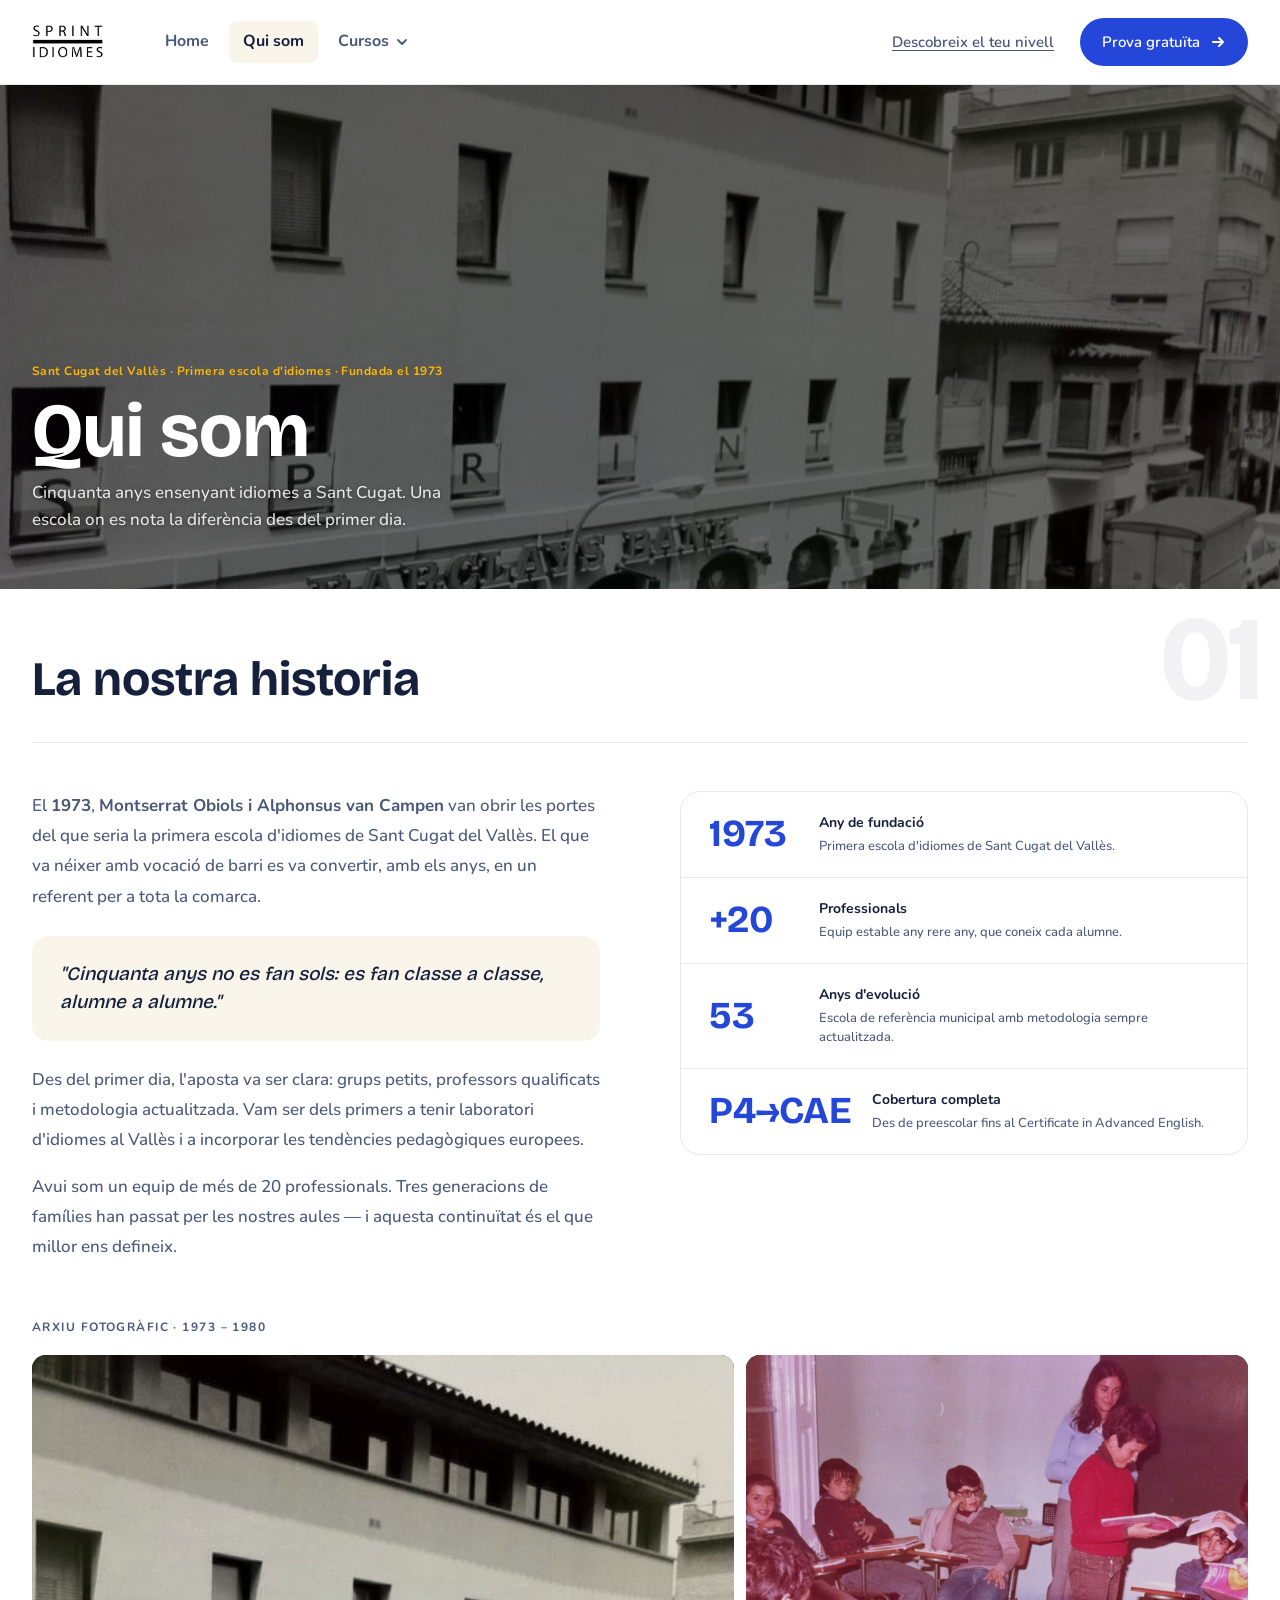
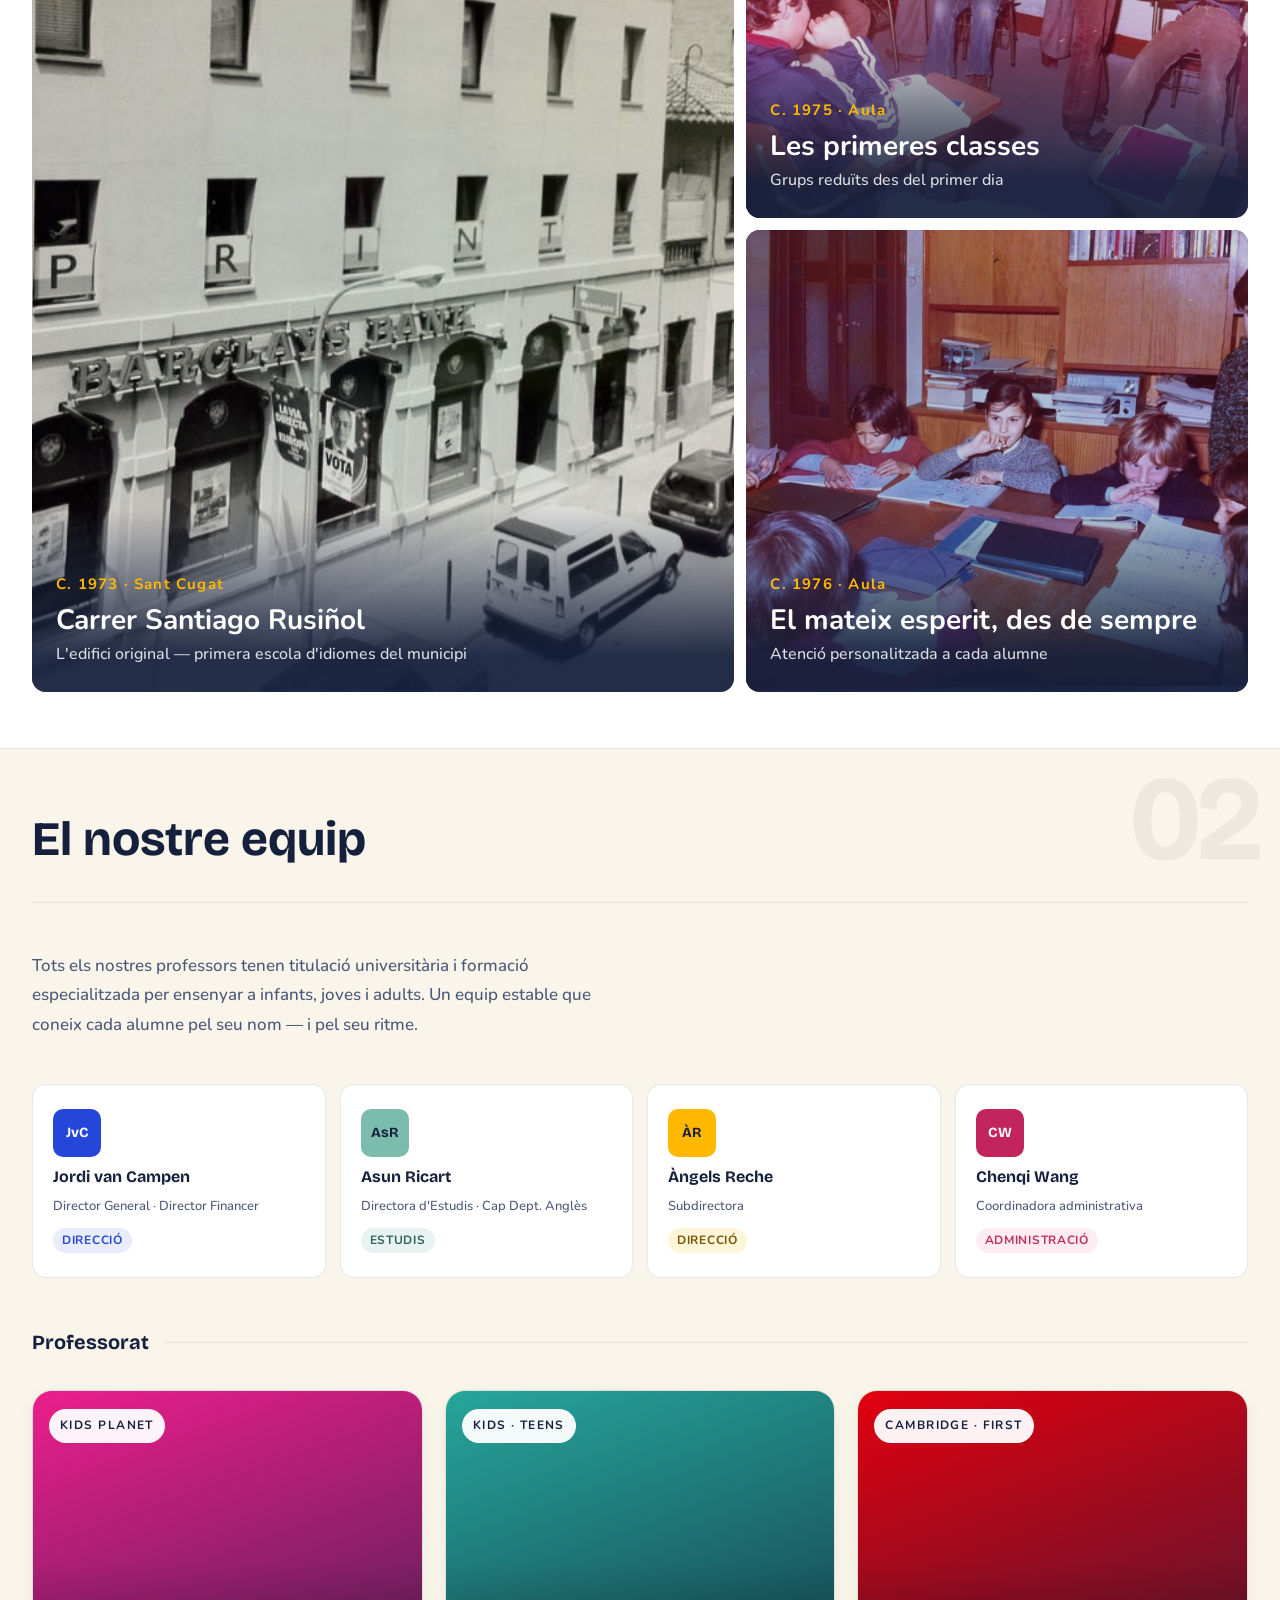
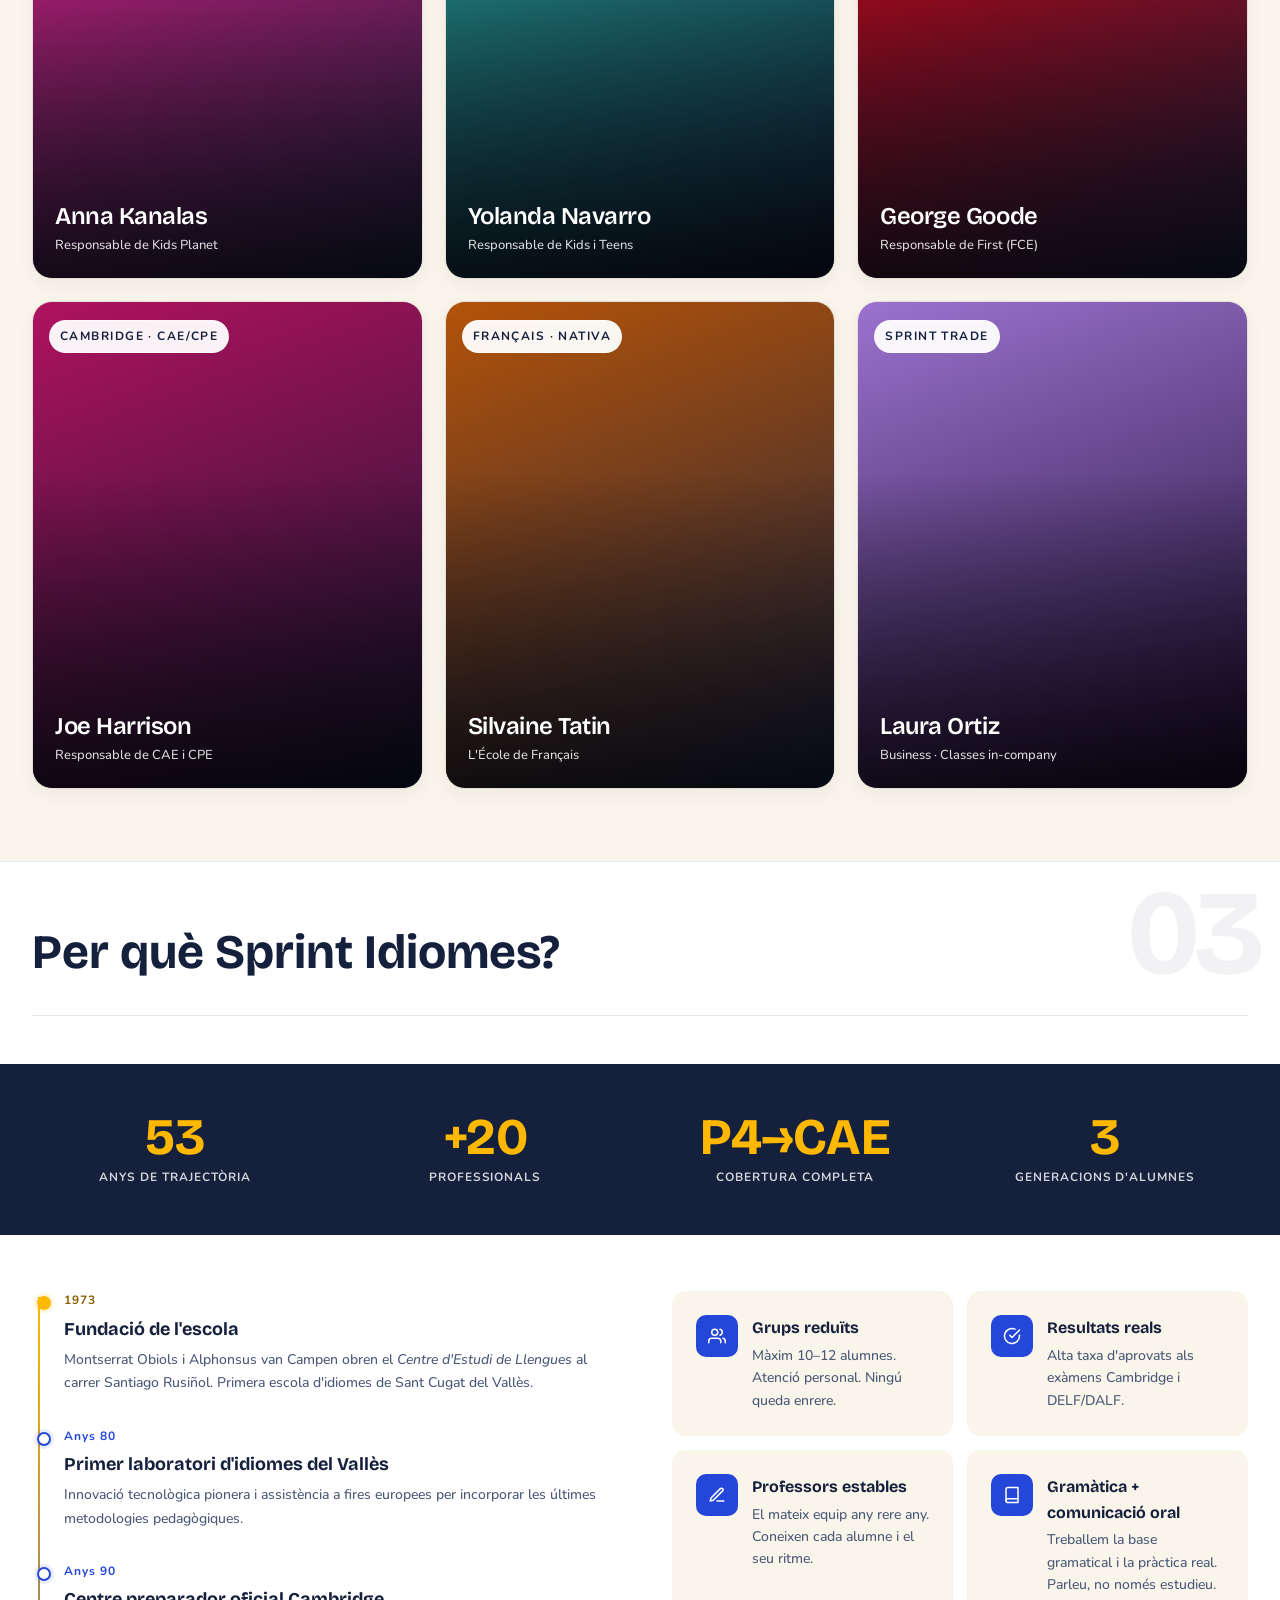
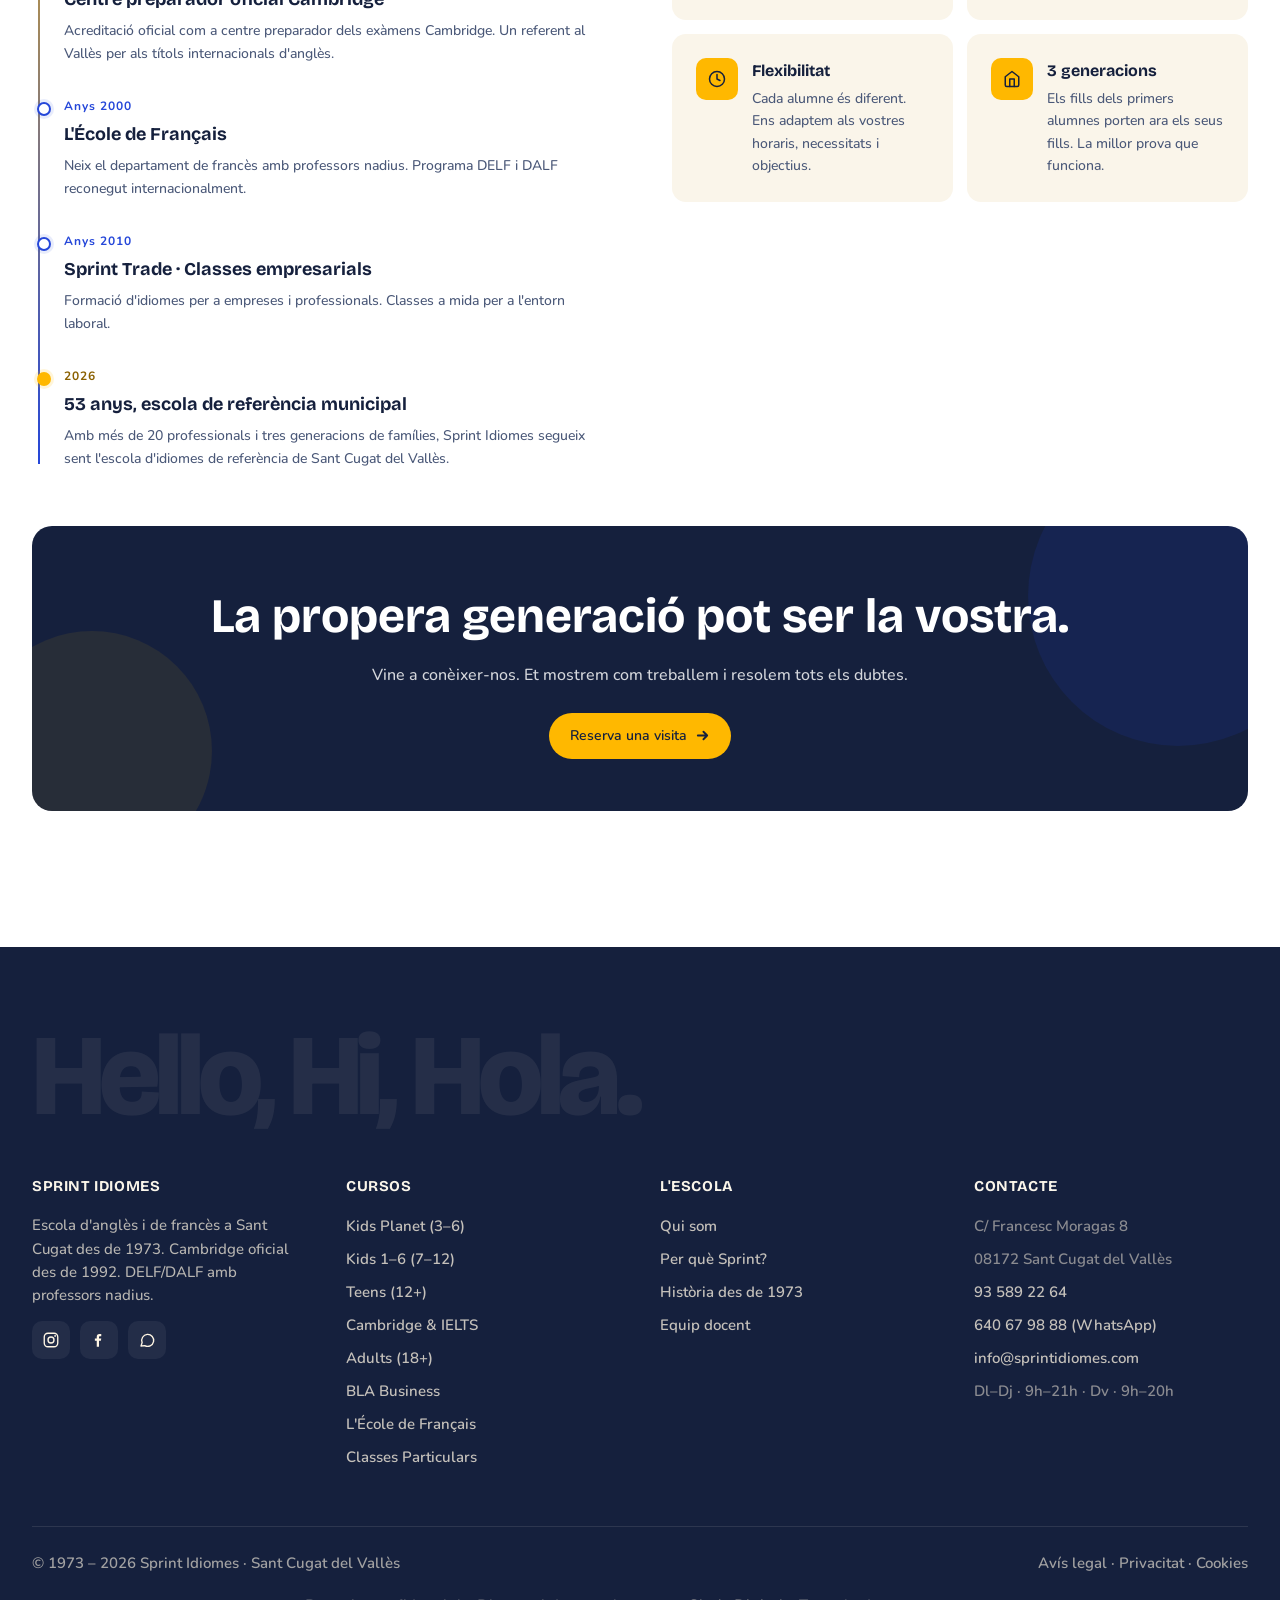
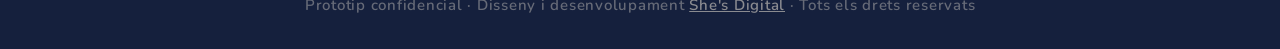
<file: qui-som.html>
<!doctype html>
<html lang="ca">
<head>
<meta charset="utf-8"/>
<meta name="viewport" content="width=device-width,initial-scale=1"/>
<title>Qui som · Sprint Idiomes · Sant Cugat des de 1973</title>
  <meta name="description" content="Coneix l'equip de Sprint Idiomes, escola d'anglès i de francès a Sant Cugat des de 1973. Més de 50 anys formant alumnes, +20 professors nadius i 3 generacions d'alumnes.">
<link rel="preconnect" href="https://fonts.googleapis.com">
<link rel="preconnect" href="https://fonts.gstatic.com" crossorigin>
<link href="https://fonts.googleapis.com/css2?family=Bricolage+Grotesque:opsz,wdth,wght@12..96,75..100,300..700&family=Nunito:wght@400;500;600;700&display=swap" rel="stylesheet">
<link rel="stylesheet" href="shared.css?v=6">
<style>
:root{
  --cream:#FAF5EA;--ink:#15203D;--ink-soft:#4A5878;
  --blue:#2547D9;--yellow:#FFB800;--line:rgba(21,32,61,.1);
  --fd:"Bricolage Grotesque",ui-sans-serif,sans-serif;
  --fb:"Nunito",ui-sans-serif,sans-serif;
}
*{box-sizing:border-box;margin:0;padding:0}
html{scroll-behavior:smooth}
body{font-family:var(--fb);background:#fff;color:var(--ink);font-size:16px;line-height:1.6;overflow-x:hidden;font-weight:500}
img{max-width:100%;display:block}
a{color:inherit;text-decoration:none}

.btn{display:inline-flex;align-items:center;gap:8px;padding:11px 20px;border-radius:100px;font-size:14px;font-weight:600;transition:all .22s;border:1px solid transparent;font-family:var(--fb);cursor:pointer}
.btn-yellow{background:var(--yellow);color:var(--ink)}
.btn-yellow:hover{transform:translateY(-2px);box-shadow:0 10px 24px rgba(255,184,0,.28)}
.arrow{width:15px;height:15px;flex-shrink:0;transition:transform .22s}
.btn:hover .arrow{transform:translateX(3px)}

/* HERO */
.hero{position:relative;min-height:56vh;background:var(--ink);display:flex;align-items:flex-end;overflow:hidden}
.hero-bg{position:absolute;inset:0;background-image:url('img-historia/imgi_3_418569_370971246246361_833552655_n.jpg');background-size:cover;background-position:center 30%;filter:grayscale(20%) brightness(.42);transform:scale(1.04)}
.hero-content{position:relative;z-index:2;max-width:1480px;margin:0 auto;padding:56px 32px;width:100%}
.eyebrow{font-size:var(--fs-label);font-weight:700;letter-spacing:.04em;color:var(--yellow);margin-bottom:10px;display:block}
.hero h1{font-family:var(--fd);font-size:var(--fs-h1);font-weight:700;line-height:1.04;color:#fff;margin-bottom:8px}
.hero p{font-size:17px;color:rgba(255,255,255,.88);max-width:460px;text-shadow:0 1px 4px rgba(0,0,0,.4)}

/* SECTION ANCHORS */
.section-anchor{position:relative;padding:52px 0 24px;border-bottom:1.5px solid var(--line);margin-bottom:48px;overflow:visible}
.section-anchor .num{position:absolute;right:-12px;top:50%;transform:translateY(-55%);font-family:var(--fd);font-size:120px;font-weight:700;color:var(--ink);opacity:.05;line-height:1;pointer-events:none;letter-spacing:-.02em;user-select:none}
.section-anchor h2{font-family:var(--fd);font-size:clamp(28px,4vw,48px);font-weight:700;color:var(--ink);position:relative;z-index:1}

/* WRAP */
.wrap{max-width:1480px;margin:0 auto;padding:0 32px}

/* ── HISTORIA ── */
.historia-grid{display:grid;grid-template-columns:1fr 1fr;gap:80px;align-items:start;padding-bottom:56px}
.historia-text p{font-size:17px;color:var(--ink-soft);line-height:1.78;margin-bottom:16px}
.historia-text p:last-child{margin-bottom:0}
.pull{background:var(--cream);padding:24px 28px;border-radius:16px;margin:24px 0}
.pull p{font-family:var(--fd);font-size:19px;font-style:italic;color:var(--ink);line-height:1.5;margin:0}
.stats-card{border:1px solid var(--line);border-radius:20px;overflow:hidden}
.sc-row{padding:20px 28px;border-bottom:1px solid var(--line);display:flex;align-items:center;gap:20px}
.sc-row:last-child{border-bottom:none}
.sc-n{font-family:var(--fd);font-size:38px;font-weight:700;color:var(--blue);min-width:90px;line-height:1}
.sc-label{font-size:14px;font-weight:700;color:var(--ink)}
.sc-desc{font-size:13px;color:var(--ink-soft);margin-top:3px;line-height:1.5}


/* Gallery */
.gallery-wrap{padding-bottom:56px}
.g-eyebrow{font-size:var(--fs-label);font-weight:700;letter-spacing:.12em;text-transform:uppercase;color:var(--ink-soft);margin-bottom:18px}
.gallery{display:grid;grid-template-columns:1.4fr 1fr;gap:12px}
.gallery-right{display:grid;grid-template-rows:1fr 1fr;gap:12px}
.gi{position:relative;border-radius:14px;overflow:hidden;background:var(--ink)}
.gi img{width:100%;object-fit:cover;filter:sepia(.12) brightness(.86);transition:transform .5s,filter .4s}
.gi:hover img{transform:scale(1.04);filter:sepia(.02) brightness(.96)}
.gi-main img{aspect-ratio:3/4}
.gi-side{min-height:0}
.gi-side img{width:100%;height:100%}
.gc{position:absolute;bottom:0;left:0;right:0;background:linear-gradient(to top,rgba(21,32,61,.92) 20%,transparent);padding:64px 24px 24px}
.gc-y{font-size:15px;font-weight:700;color:var(--yellow);letter-spacing:.08em;display:block;margin-bottom:8px}
.gc-t{font-size:28px;font-weight:700;color:#fff;margin-bottom:6px;line-height:1.15}
.gc-s{font-size:16px;color:rgba(255,255,255,.85)}

/* ── EQUIP ── */
.equip-section{padding-bottom:72px}
.equip-intro{font-size:17px;color:var(--ink-soft);line-height:1.75;max-width:600px;margin-bottom:44px}
.e-divider{display:flex;align-items:center;gap:16px;margin-bottom:24px}
.e-divider h3{font-family:var(--fd);font-size:20px;font-weight:700;color:var(--ink);white-space:nowrap}
.e-divider::after{content:"";flex:1;height:1px;background:var(--line)}
.grid4{display:grid;grid-template-columns:repeat(4,1fr);gap:14px;margin-bottom:48px}
.grid3{display:grid;grid-template-columns:repeat(3,1fr);gap:14px}
.pc{background:#fff;border:1px solid var(--line);border-radius:14px;padding:24px 20px;display:flex;flex-direction:column;gap:10px;transition:transform .22s,box-shadow .22s}
.pc .badge{align-self:flex-start}
.pc:hover{transform:translateY(-3px);box-shadow:0 12px 32px rgba(21,32,61,.07)}
.av{width:48px;height:48px;border-radius:10px;display:flex;align-items:center;justify-content:center;font-family:var(--fd);font-size:14px;font-weight:700;color:#fff;flex-shrink:0}
.pc h3{font-family:var(--fd);font-size:16px;font-weight:700;color:var(--ink);line-height:1.2}
.pc .role{font-size:13px;color:var(--ink-soft);line-height:1.55}
.badge{display:inline-block;font-size:var(--fs-label);font-weight:700;letter-spacing:.06em;text-transform:uppercase;padding:3px 9px;border-radius:100px;margin-top:2px}
.teachers{
  display:grid;grid-template-columns:repeat(3,1fr);gap:22px;margin-top:32px;
}
.teacher{
  position:relative;border:1px solid var(--line);
  border-radius:20px;overflow:hidden;aspect-ratio:4/5;
  box-shadow:0 6px 18px rgba(21,32,61,.05);
  transition:all .3s;
}
.teacher:hover{transform:translateY(-4px);box-shadow:0 16px 36px rgba(21,32,61,.1);border-color:var(--line-strong)}
.teacher .photo{
  position:absolute;inset:0;
}
.teacher.t-1 .photo{background:linear-gradient(160deg,#EC1E8C,#15203D)}
.teacher.t-2 .photo{background:linear-gradient(160deg,#26A69A,#0E1530)}
.teacher.t-3 .photo{background:linear-gradient(160deg,#E1000F,#15203D)}
.teacher.t-4 .photo{background:linear-gradient(160deg,#B0125F,#0E1530)}
.teacher.t-5 .photo{background:linear-gradient(160deg,#B45309,#15203D)}
.teacher.t-6 .photo{background:linear-gradient(160deg,#9B72CF,#1A0B2E)}
.teacher .photo::after{
  content:"";position:absolute;inset:0;
  background:linear-gradient(180deg,transparent 35%,rgba(0,0,0,.7) 100%);
}
.teacher .badge{
  position:absolute;top:16px;left:16px;z-index:2;
  background:rgba(255,255,255,.95);
  backdrop-filter:blur(8px);
  color:var(--ink);
  font-size:var(--fs-label);letter-spacing:.12em;text-transform:uppercase;font-weight:700;
  padding:6px 10px;border-radius:100px;
  border:1px solid rgba(255,255,255,.5);
}
.teacher .info{
  position:absolute;left:22px;right:22px;bottom:22px;
  color:#fff;z-index:2;
}
.teacher .info h4{
  font-family:var(--fd);font-weight:600;
  font-size:24px;line-height:1.05;letter-spacing:-0.02em;
}
.teacher .info p{font-size:13px;opacity:.85;margin-top:6px}

/* ── FITES ── */
.fites-section{padding-bottom:80px}
.fites-stats{background:var(--ink);width:100vw;margin-left:calc(50% - 50vw);padding:48px max(32px,calc(50vw - 640px + 32px));display:grid;grid-template-columns:repeat(4,1fr);gap:24px;margin-bottom:56px}
.fs{text-align:center}
.fs-n{font-family:var(--fd);font-size:clamp(32px,4vw,52px);font-weight:700;color:var(--yellow);line-height:1}
.fs-l{font-size:var(--fs-label);color:rgba(255,255,255,.80);font-weight:700;letter-spacing:.08em;text-transform:uppercase;margin-top:5px}
.fites-grid{display:grid;grid-template-columns:1fr 1fr;gap:64px;align-items:start}

/* Timeline */
.tl{position:relative;padding-left:32px}
.tl::before{content:"";position:absolute;left:6px;top:6px;bottom:6px;width:2px;background:linear-gradient(to bottom,var(--yellow),var(--blue))}
.tl-item{position:relative;padding-bottom:32px}
.tl-item:last-child{padding-bottom:0}
.dot{position:absolute;left:-27px;top:5px;width:14px;height:14px;border-radius:50%;background:#fff;border:2.5px solid var(--blue);box-shadow:0 0 0 3px rgba(37,71,217,.1)}
.tl-item.hi .dot{background:var(--yellow);border-color:var(--yellow);box-shadow:0 0 0 3px rgba(255,184,0,.15)}
.tl-y{font-size:12px;font-weight:700;color:var(--blue);letter-spacing:.08em;margin-bottom:4px}
.tl-item.hi .tl-y{color:#8A6000}
.tl-t{font-family:var(--fd);font-size:18px;font-weight:700;color:var(--ink);margin-bottom:5px}
.tl-d{font-size:14px;color:var(--ink-soft);line-height:1.65}

/* Diferenciadors */
.diff-grid{display:grid;grid-template-columns:1fr 1fr;gap:14px}
.diff{background:var(--cream);border-radius:14px;padding:24px;display:flex;gap:14px;align-items:flex-start}
.diff-ic{width:42px;height:42px;border-radius:10px;background:var(--blue);display:flex;align-items:center;justify-content:center;flex-shrink:0}
.diff-ic svg{width:18px;height:18px;stroke:#fff;fill:none;stroke-width:2;stroke-linecap:round;stroke-linejoin:round}
.diff h3{font-family:var(--fd);font-size:16px;font-weight:700;color:var(--ink);margin-bottom:4px}
.diff p{font-size:14px;color:var(--ink-soft);line-height:1.6}

/* CTA */
.cta{background:var(--ink);border-radius:20px;padding:52px 40px;text-align:center;margin:56px 0;position:relative;overflow:hidden}
.cta::before{content:"";position:absolute;top:-80px;right:-80px;width:300px;height:300px;border-radius:50%;background:var(--blue);opacity:.12;pointer-events:none}
.cta::after{content:"";position:absolute;bottom:-60px;left:-60px;width:240px;height:240px;border-radius:50%;background:var(--yellow);opacity:.08;pointer-events:none}
.cta h2{font-family:var(--fd);font-size:clamp(28px,4vw,48px);font-weight:700;color:#fff;margin-bottom:8px;position:relative;z-index:1}
.cta p{font-size:16px;color:rgba(255,255,255,.82);margin-bottom:24px;position:relative;z-index:1}

/* RESPONSIVE */
@media(max-width:960px){
  .historia-grid,.fites-grid{grid-template-columns:1fr;gap:36px}
  .grid4{grid-template-columns:1fr 1fr}
  .grid3{grid-template-columns:1fr 1fr}
  .teachers{grid-template-columns:1fr 1fr}
  .fites-stats{grid-template-columns:1fr 1fr;gap:20px;padding:36px max(20px,calc(50vw - 640px + 32px))}
  .gallery{grid-template-columns:1fr}
  .gallery-right{grid-template-rows:unset;grid-template-columns:1fr 1fr}
  .gi-main img{aspect-ratio:4/3}
  .gi-side img{height:auto;aspect-ratio:4/3}
}
@media(max-width:720px){
  .nav-links,.nav-cta .btn-ghost{display:none}
  .hero h1{font-size:clamp(36px,8vw,60px)}
  .teachers{grid-template-columns:1fr}
}
@media(max-width:520px){
  .wrap{padding:0 22px}
  .grid4,.grid3{grid-template-columns:1fr}
  .gallery{grid-template-columns:1fr}
  .fites-stats{grid-template-columns:1fr 1fr;padding:32px 20px}
  .diff-grid{grid-template-columns:1fr}
  .cta{padding:36px 22px}
}
</style>

  <!-- SEO: Open Graph -->
  <meta property="og:type" content="website">
  <meta property="og:locale" content="ca_ES">
  <meta property="og:site_name" content="Sprint Idiomes">
  <meta property="og:url" content="https://www.sprintidiomes.com/qui-som/">
  <meta property="og:title" content="Qui som · Sprint Idiomes · Sant Cugat des de 1973">
  <meta property="og:description" content="Coneix l'equip de Sprint Idiomes: 50 anys formant alumnes, +20 professors nadius i 3 generacions d'alumnes a Sant Cugat del Vallès.">
  <meta property="og:image" content="https://www.sprintidiomes.com/assets/images/og-sprint-idiomes.jpg">
  <meta property="og:image:width" content="1200">
  <meta property="og:image:height" content="630">
  <!-- SEO: Twitter Card -->
  <meta name="twitter:card" content="summary_large_image">
  <meta name="twitter:title" content="Qui som · Sprint Idiomes · Sant Cugat des de 1973">
  <meta name="twitter:description" content="50 anys d'anglès i francès a Sant Cugat. Coneix el nostre equip i la nostra història.">
  <meta name="twitter:image" content="https://www.sprintidiomes.com/assets/images/og-sprint-idiomes.jpg">
  <!-- SEO: Canonical -->
  <link rel="canonical" href="https://www.sprintidiomes.com/qui-som/">
  <!-- SEO: Robots -->
  <meta name="robots" content="index, follow">
  <!-- SEO: Schema.org JSON-LD -->
  <script type="application/ld+json">
{
  "@context": "https://schema.org",
  "@graph": [
    {
      "@type": "AboutPage",
      "name": "Qui som — Sprint Idiomes",
      "url": "https://www.sprintidiomes.com/qui-som/",
      "isPartOf": {
        "@id": "https://www.sprintidiomes.com/#website"
      },
      "about": {
        "@id": "https://www.sprintidiomes.com/#school"
      }
    },
    {
      "@type": "BreadcrumbList",
      "itemListElement": [
        {
          "@type": "ListItem",
          "position": 1,
          "name": "Inici",
          "item": "https://www.sprintidiomes.com/"
        },
        {
          "@type": "ListItem",
          "position": 2,
          "name": "Qui som"
        }
      ]
    }
  ]
}
  </script>
</head>
<body>

<script src="nav.js?v=18"></script>

<!-- HERO -->
<div class="hero">
  <div class="hero-bg"></div>
  <div class="hero-content">
    <span class="eyebrow">Sant Cugat del Vallès · Primera escola d'idiomes · Fundada el 1973</span>
    <h1>Qui som</h1>
    <p>Cinquanta anys ensenyant idiomes a Sant Cugat. Una escola on es nota la diferència des del primer dia.</p>
  </div>
</div>

<!-- ═══════════════════════ -->
<!-- 01 · LA NOSTRA HISTORIA -->
<!-- ═══════════════════════ -->
<div id="historia">
  <div class="wrap">
    <div class="section-anchor">
      <span class="num">01</span>
      <h2>La nostra historia</h2>
    </div>
    <div class="historia-grid">
      <div class="historia-text">
        <p>El <strong>1973</strong>, <strong>Montserrat Obiols i Alphonsus van Campen</strong> van obrir les portes del que seria la primera escola d'idiomes de Sant Cugat del Vallès. El que va néixer amb vocació de barri es va convertir, amb els anys, en un referent per a tota la comarca.</p>
        <div class="pull"><p>"Cinquanta anys no es fan sols: es fan classe a classe, alumne a alumne."</p></div>
        <p>Des del primer dia, l'aposta va ser clara: grups petits, professors qualificats i metodologia actualitzada. Vam ser dels primers a tenir laboratori d'idiomes al Vallès i a incorporar les tendències pedagògiques europees.</p>
        <p>Avui som un equip de més de 20 professionals. Tres generacions de famílies han passat per les nostres aules — i aquesta continuïtat és el que millor ens defineix.</p>
      </div>
      <div class="stats-card">
        <div class="sc-row">
          <div class="sc-n">1973</div>
          <div><div class="sc-label">Any de fundació</div><div class="sc-desc">Primera escola d'idiomes de Sant Cugat del Vallès.</div></div>
        </div>
        <div class="sc-row">
          <div class="sc-n">+20</div>
          <div><div class="sc-label">Professionals</div><div class="sc-desc">Equip estable any rere any, que coneix cada alumne.</div></div>
        </div>
        <div class="sc-row">
          <div class="sc-n">53</div>
          <div><div class="sc-label">Anys d'evolució</div><div class="sc-desc">Escola de referència municipal amb metodologia sempre actualitzada.</div></div>
        </div>
        <div class="sc-row">
          <div class="sc-n">P4→CAE</div>
          <div><div class="sc-label">Cobertura completa</div><div class="sc-desc">Des de preescolar fins al Certificate in Advanced English.</div></div>
        </div>
      </div>
    </div>

    <!-- Fotos arxiu -->
    <div class="gallery-wrap">
      <div class="g-eyebrow">Arxiu fotogràfic · 1973 – 1980</div>
      <div class="gallery">
        <div class="gi gi-main">
          <img src="img-historia/imgi_3_418569_370971246246361_833552655_n.jpg" alt="Façana original de Sprint Idiomes, carrer Santiago Rusiñol, anys 70"/>
          <div class="gc"><span class="gc-y">C. 1973 · Sant Cugat</span><div class="gc-t">Carrer Santiago Rusiñol</div><div class="gc-s">L'edifici original — primera escola d'idiomes del municipi</div></div>
        </div>
        <div class="gallery-right">
          <div class="gi gi-side">
            <img src="img-historia/imgi_4_1003246_626130697397080_292604397_n.jpg" alt="Primera classe de Sprint Idiomes, anys 70"/>
            <div class="gc"><span class="gc-y">C. 1975 · Aula</span><div class="gc-t">Les primeres classes</div><div class="gc-s">Grups reduïts des del primer dia</div></div>
          </div>
          <div class="gi gi-side">
            <img src="img-historia/imgi_5_1017048_626131107397039_1914191658_n.jpg" alt="Alumnes estudiant a Sprint Idiomes, anys 70"/>
            <div class="gc"><span class="gc-y">C. 1976 · Aula</span><div class="gc-t">El mateix esperit, des de sempre</div><div class="gc-s">Atenció personalitzada a cada alumne</div></div>
          </div>
        </div>
      </div>
    </div>


  </div>
</div>

<!-- ════════════════════ -->
<!-- 02 · EL NOSTRE EQUIP -->
<!-- ════════════════════ -->
<div id="equip" style="border-top:1px solid var(--line);background:var(--cream)">
  <div class="wrap">
    <div class="section-anchor">
      <span class="num">02</span>
      <h2>El nostre equip</h2>
    </div>
    <div class="equip-section">
      <p class="equip-intro">Tots els nostres professors tenen titulació universitària i formació especialitzada per ensenyar a infants, joves i adults. Un equip estable que coneix cada alumne pel seu nom — i pel seu ritme.</p>

      <div class="grid4">
        <div class="pc">
          <div class="av" style="background:#2547D9">JvC</div>
          <h3>Jordi van Campen</h3>
          <div class="role">Director General · Director Financer</div>
          <span class="badge" style="background:rgba(37,71,217,.1);color:#2547D9">Direcció</span>
        </div>
        <div class="pc">
          <div class="av" style="background:#7CBCAD;color:var(--ink)">AsR</div>
          <h3>Asun Ricart</h3>
          <div class="role">Directora d'Estudis · Cap Dept. Anglès</div>
          <span class="badge" style="background:rgba(124,188,173,.18);color:#2F6259">Estudis</span>
        </div>
        <div class="pc">
          <div class="av" style="background:#FFB800;color:var(--ink)">ÀR</div>
          <h3>Àngels Reche</h3>
          <div class="role">Subdirectora</div>
          <span class="badge" style="background:rgba(255,184,0,.15);color:#7A5500">Direcció</span>
        </div>
        <div class="pc">
          <div class="av" style="background:#C2255C">CW</div>
          <h3>Chenqi Wang</h3>
          <div class="role">Coordinadora administrativa</div>
          <span class="badge" style="background:rgba(232,75,122,.1);color:#C0305A">Administració</span>
        </div>
      </div>
      <div class="e-divider"><h3>Professorat</h3></div>
      <div class="teachers">
        <article class="teacher t-1">
          <div class="photo"></div>
          <span class="badge">Kids Planet</span>
          <div class="info">
            <h4>Anna Kanalas</h4>
            <p>Responsable de Kids Planet</p>
          </div>
        </article>
        <article class="teacher t-2">
          <div class="photo"></div>
          <span class="badge">Kids · Teens</span>
          <div class="info">
            <h4>Yolanda Navarro</h4>
            <p>Responsable de Kids i Teens</p>
          </div>
        </article>
        <article class="teacher t-3">
          <div class="photo"></div>
          <span class="badge">Cambridge · First</span>
          <div class="info">
            <h4>George Goode</h4>
            <p>Responsable de First (FCE)</p>
          </div>
        </article>
        <article class="teacher t-4">
          <div class="photo"></div>
          <span class="badge">Cambridge · CAE/CPE</span>
          <div class="info">
            <h4>Joe Harrison</h4>
            <p>Responsable de CAE i CPE</p>
          </div>
        </article>
        <article class="teacher t-5">
          <div class="photo"></div>
          <span class="badge">Français · Nativa</span>
          <div class="info">
            <h4>Silvaine Tatin</h4>
            <p>L'École de Français</p>
          </div>
        </article>
        <article class="teacher t-6">
          <div class="photo"></div>
          <span class="badge">Sprint Trade</span>
          <div class="info">
            <h4>Laura Ortiz</h4>
            <p>Business · Classes in-company</p>
          </div>
        </article>
      </div>
    </div>
  </div>
</div>

<!-- ══════════════════════════════ -->
<!-- 03 · PER QUÈ SPRINT IDIOMES? -->
<!-- ══════════════════════════════ -->
<div id="per-que" style="border-top:1px solid var(--line)">
  <div class="wrap">
    <div class="section-anchor">
      <span class="num">03</span>
      <h2>Per què Sprint Idiomes?</h2>
    </div>
    <div class="fites-section">

      <!-- Stats -->
      <div class="fites-stats">
        <div class="fs"><div class="fs-n">53</div><div class="fs-l">Anys de trajectòria</div></div>
        <div class="fs"><div class="fs-n">+20</div><div class="fs-l">Professionals</div></div>
        <div class="fs"><div class="fs-n">P4→CAE</div><div class="fs-l">Cobertura completa</div></div>
        <div class="fs"><div class="fs-n">3</div><div class="fs-l">Generacions d'alumnes</div></div>
      </div>

      <div class="fites-grid">
        <!-- Timeline -->
        <div>
          <div class="tl">
            <div class="tl-item hi">
              <div class="dot"></div>
              <div class="tl-y">1973</div>
              <div class="tl-t">Fundació de l'escola</div>
              <div class="tl-d">Montserrat Obiols i Alphonsus van Campen obren el <em>Centre d'Estudi de Llengues</em> al carrer Santiago Rusiñol. Primera escola d'idiomes de Sant Cugat del Vallès.</div>
            </div>
            <div class="tl-item">
              <div class="dot"></div>
              <div class="tl-y">Anys 80</div>
              <div class="tl-t">Primer laboratori d'idiomes del Vallès</div>
              <div class="tl-d">Innovació tecnològica pionera i assistència a fires europees per incorporar les últimes metodologies pedagògiques.</div>
            </div>
            <div class="tl-item">
              <div class="dot"></div>
              <div class="tl-y">Anys 90</div>
              <div class="tl-t">Centre preparador oficial Cambridge</div>
              <div class="tl-d">Acreditació oficial com a centre preparador dels exàmens Cambridge. Un referent al Vallès per als títols internacionals d'anglès.</div>
            </div>
            <div class="tl-item">
              <div class="dot"></div>
              <div class="tl-y">Anys 2000</div>
              <div class="tl-t">L'École de Français</div>
              <div class="tl-d">Neix el departament de francès amb professors nadius. Programa DELF i DALF reconegut internacionalment.</div>
            </div>
            <div class="tl-item">
              <div class="dot"></div>
              <div class="tl-y">Anys 2010</div>
              <div class="tl-t">Sprint Trade · Classes empresarials</div>
              <div class="tl-d">Formació d'idiomes per a empreses i professionals. Classes a mida per a l'entorn laboral.</div>
            </div>
            <div class="tl-item hi">
              <div class="dot"></div>
              <div class="tl-y">2026</div>
              <div class="tl-t">53 anys, escola de referència municipal</div>
              <div class="tl-d">Amb més de 20 professionals i tres generacions de famílies, Sprint Idiomes segueix sent l'escola d'idiomes de referència de Sant Cugat del Vallès.</div>
            </div>
          </div>
        </div>

        <!-- Diferenciadors -->
        <div class="diff-grid">
          <div class="diff">
            <div class="diff-ic"><svg viewBox="0 0 24 24"><path d="M17 21v-2a4 4 0 0 0-4-4H5a4 4 0 0 0-4 4v2"/><circle cx="9" cy="7" r="4"/><path d="M23 21v-2a4 4 0 0 0-3-3.87M16 3.13a4 4 0 0 1 0 7.75"/></svg></div>
            <div><h3>Grups reduïts</h3><p>Màxim 10–12 alumnes. Atenció personal. Ningú queda enrere.</p></div>
          </div>
          <div class="diff">
            <div class="diff-ic"><svg viewBox="0 0 24 24"><path d="M22 11.08V12a10 10 0 1 1-5.93-9.14"/><polyline points="22 4 12 14.01 9 11.01"/></svg></div>
            <div><h3>Resultats reals</h3><p>Alta taxa d'aprovats als exàmens Cambridge i DELF/DALF.</p></div>
          </div>
          <div class="diff">
            <div class="diff-ic"><svg viewBox="0 0 24 24"><path d="M12 20h9"/><path d="M16.5 3.5a2.121 2.121 0 0 1 3 3L7 19l-4 1 1-4L16.5 3.5z"/></svg></div>
            <div><h3>Professors estables</h3><p>El mateix equip any rere any. Coneixen cada alumne i el seu ritme.</p></div>
          </div>
          <div class="diff">
            <div class="diff-ic"><svg viewBox="0 0 24 24"><path d="M4 19.5A2.5 2.5 0 0 1 6.5 17H20"/><path d="M6.5 2H20v20H6.5A2.5 2.5 0 0 1 4 19.5v-15A2.5 2.5 0 0 1 6.5 2z"/></svg></div>
            <div><h3>Gramàtica + comunicació oral</h3><p>Treballem la base gramatical i la pràctica real. Parleu, no només estudieu.</p></div>
          </div>
          <div class="diff">
            <div class="diff-ic" style="background:var(--yellow)"><svg viewBox="0 0 24 24" style="stroke:var(--ink)"><circle cx="12" cy="12" r="10"/><path d="M12 6v6l4 2"/></svg></div>
            <div><h3>Flexibilitat</h3><p>Cada alumne és diferent. Ens adaptem als vostres horaris, necessitats i objectius.</p></div>
          </div>
          <div class="diff">
            <div class="diff-ic" style="background:var(--yellow)"><svg viewBox="0 0 24 24" style="stroke:var(--ink)"><path d="M3 9l9-7 9 7v11a2 2 0 0 1-2 2H5a2 2 0 0 1-2-2z"/><polyline points="9 22 9 12 15 12 15 22"/></svg></div>
            <div><h3>3 generacions</h3><p>Els fills dels primers alumnes porten ara els seus fills. La millor prova que funciona.</p></div>
          </div>
        </div>
      </div>

      <!-- CTA -->
      <div class="cta">
        <h2>La propera generació pot ser la vostra.</h2>
        <p>Vine a conèixer-nos. Et mostrem com treballem i resolem tots els dubtes.</p>
        <a href="index.html#contacte" class="btn btn-yellow">Reserva una visita <svg class="arrow" viewBox="0 0 16 16" fill="none"><path d="M3 8h10M9 4l4 4-4 4" stroke="currentColor" stroke-width="2" stroke-linecap="round" stroke-linejoin="round"/></svg></a>
      </div>

    </div>
  </div>
</div>

</body>
</html>
</file>
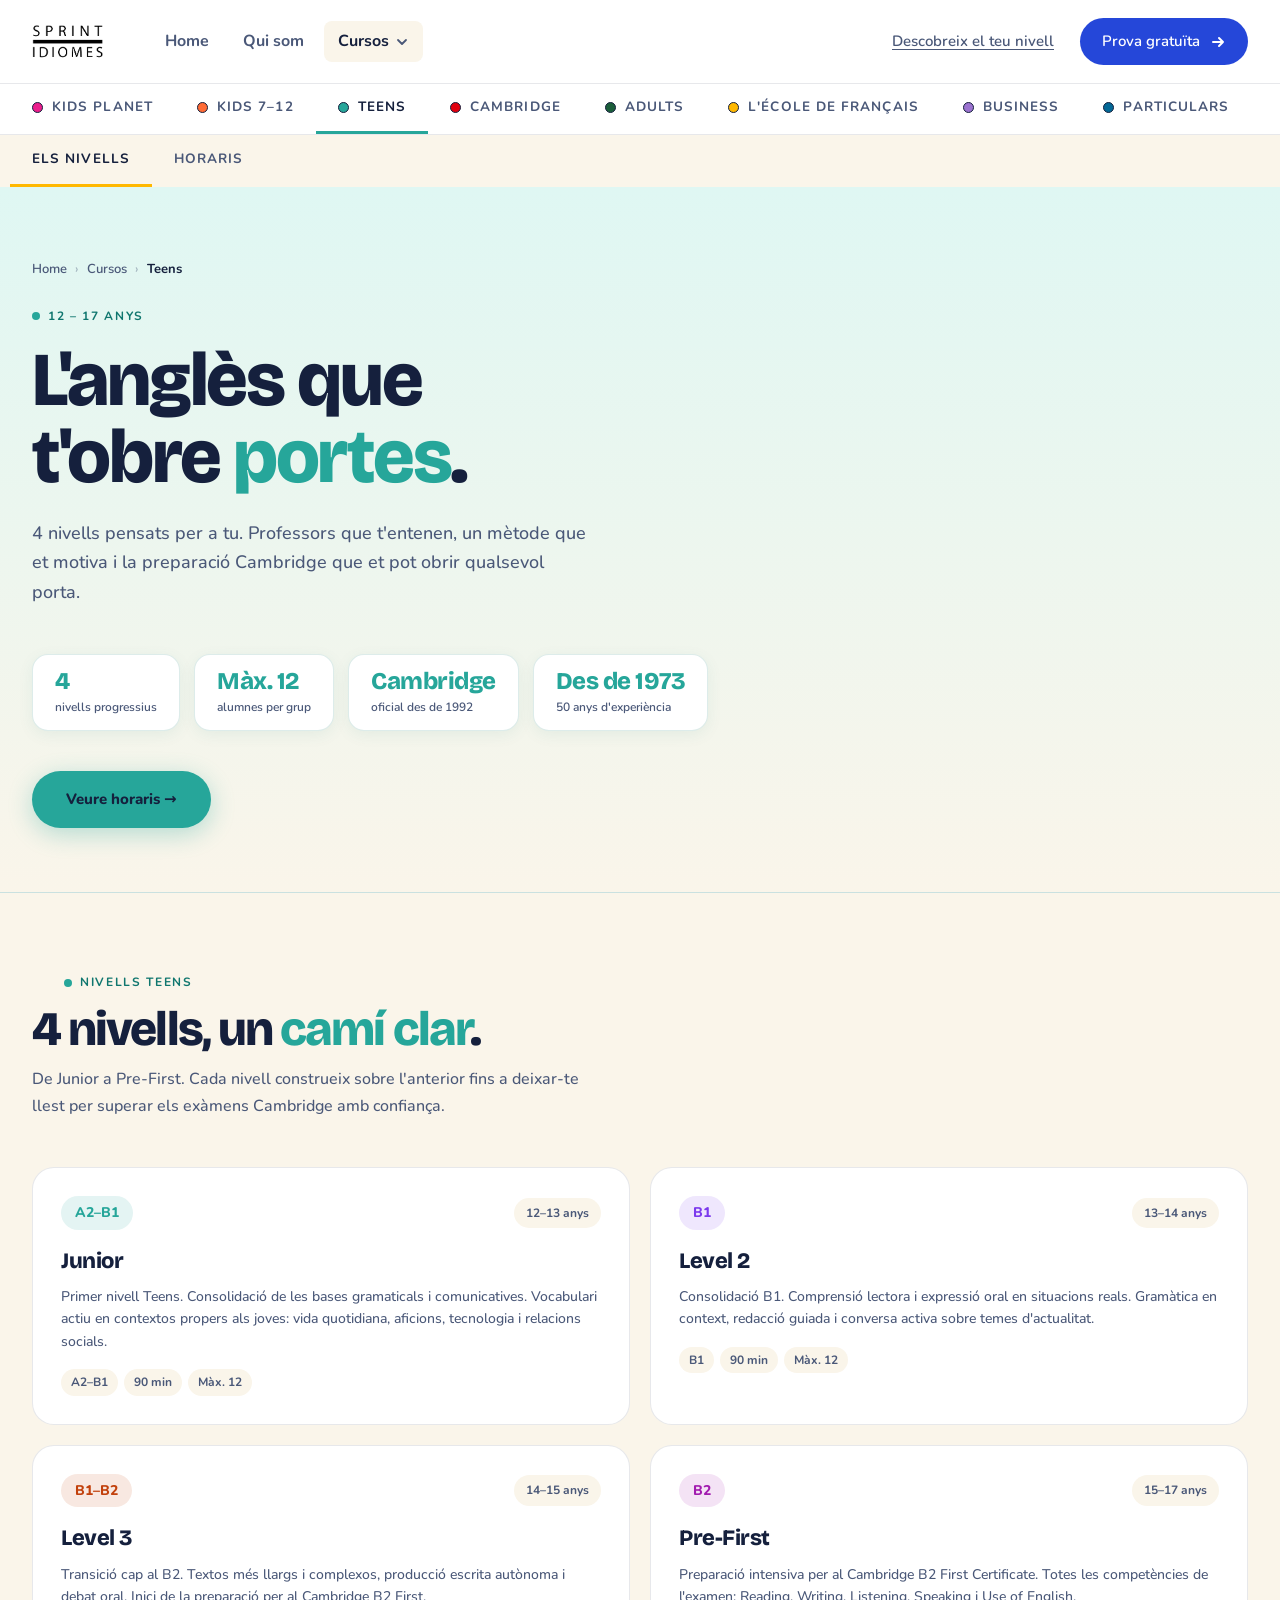
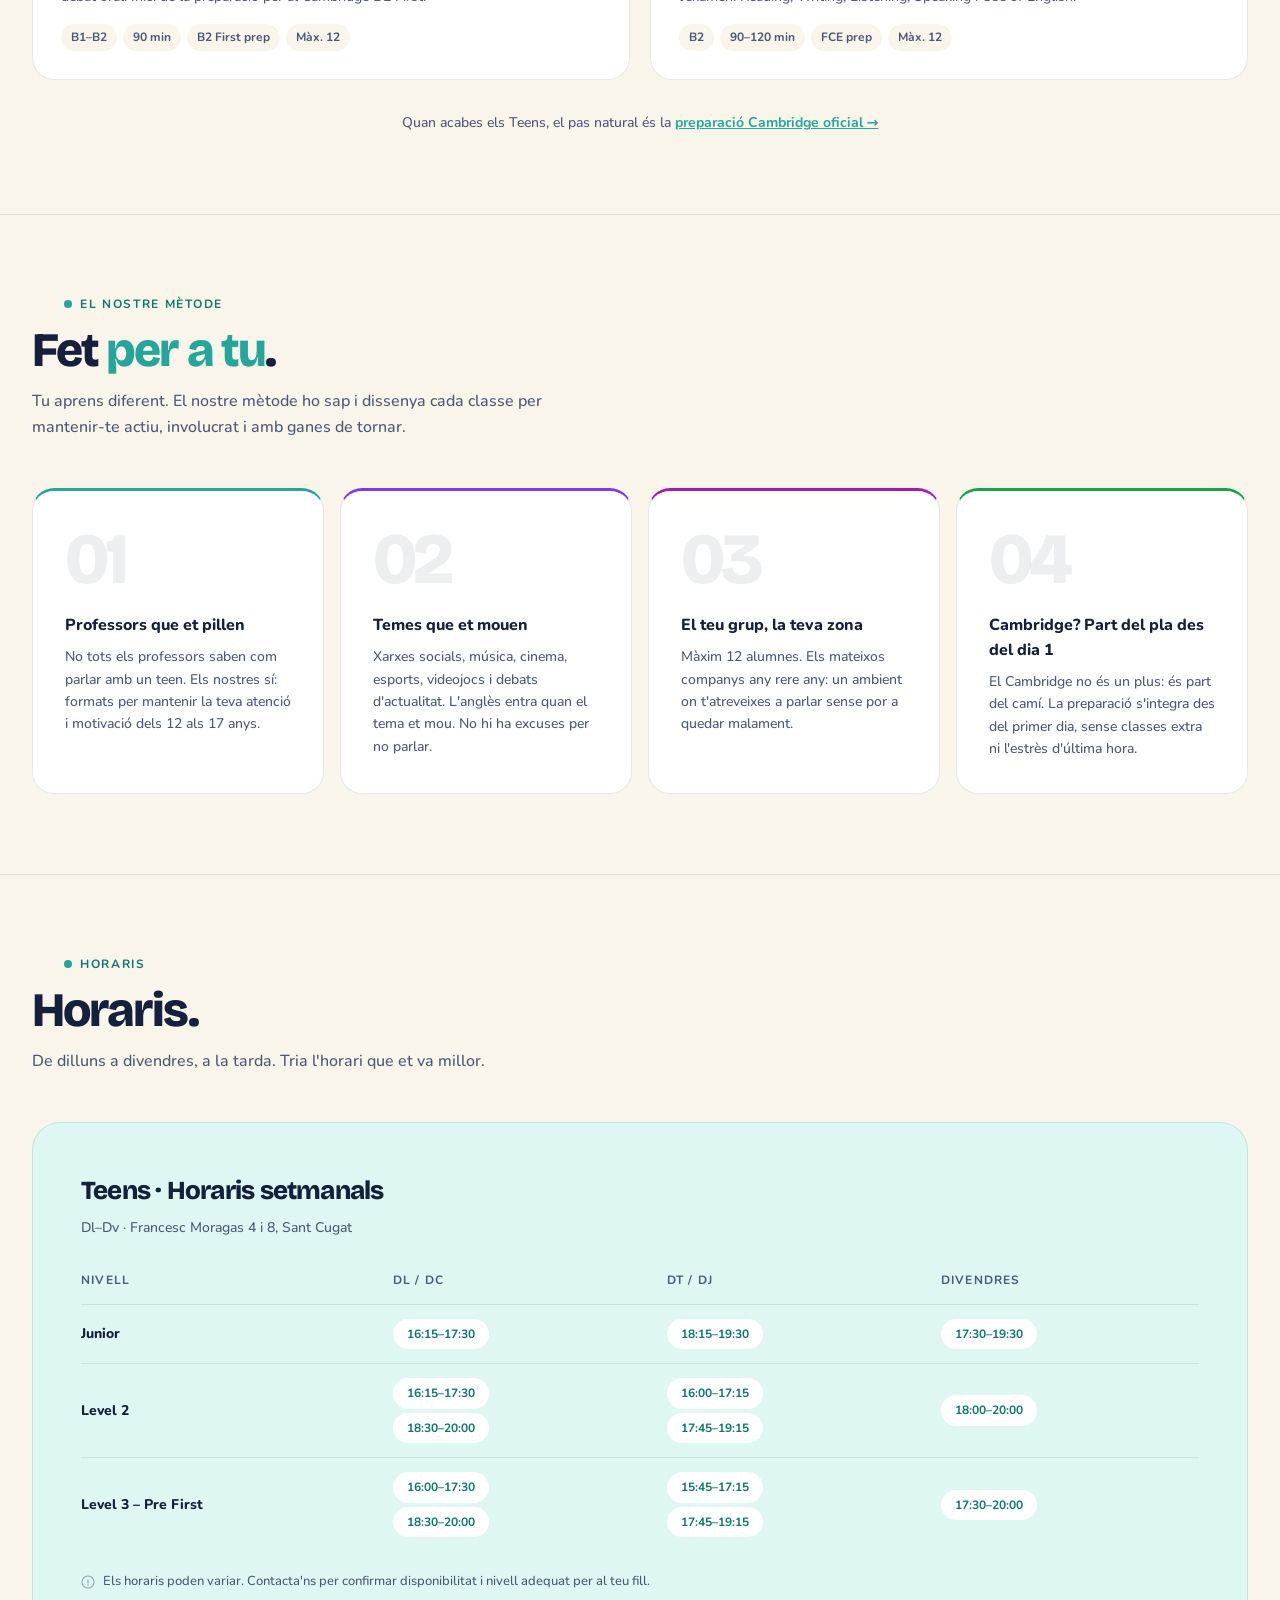
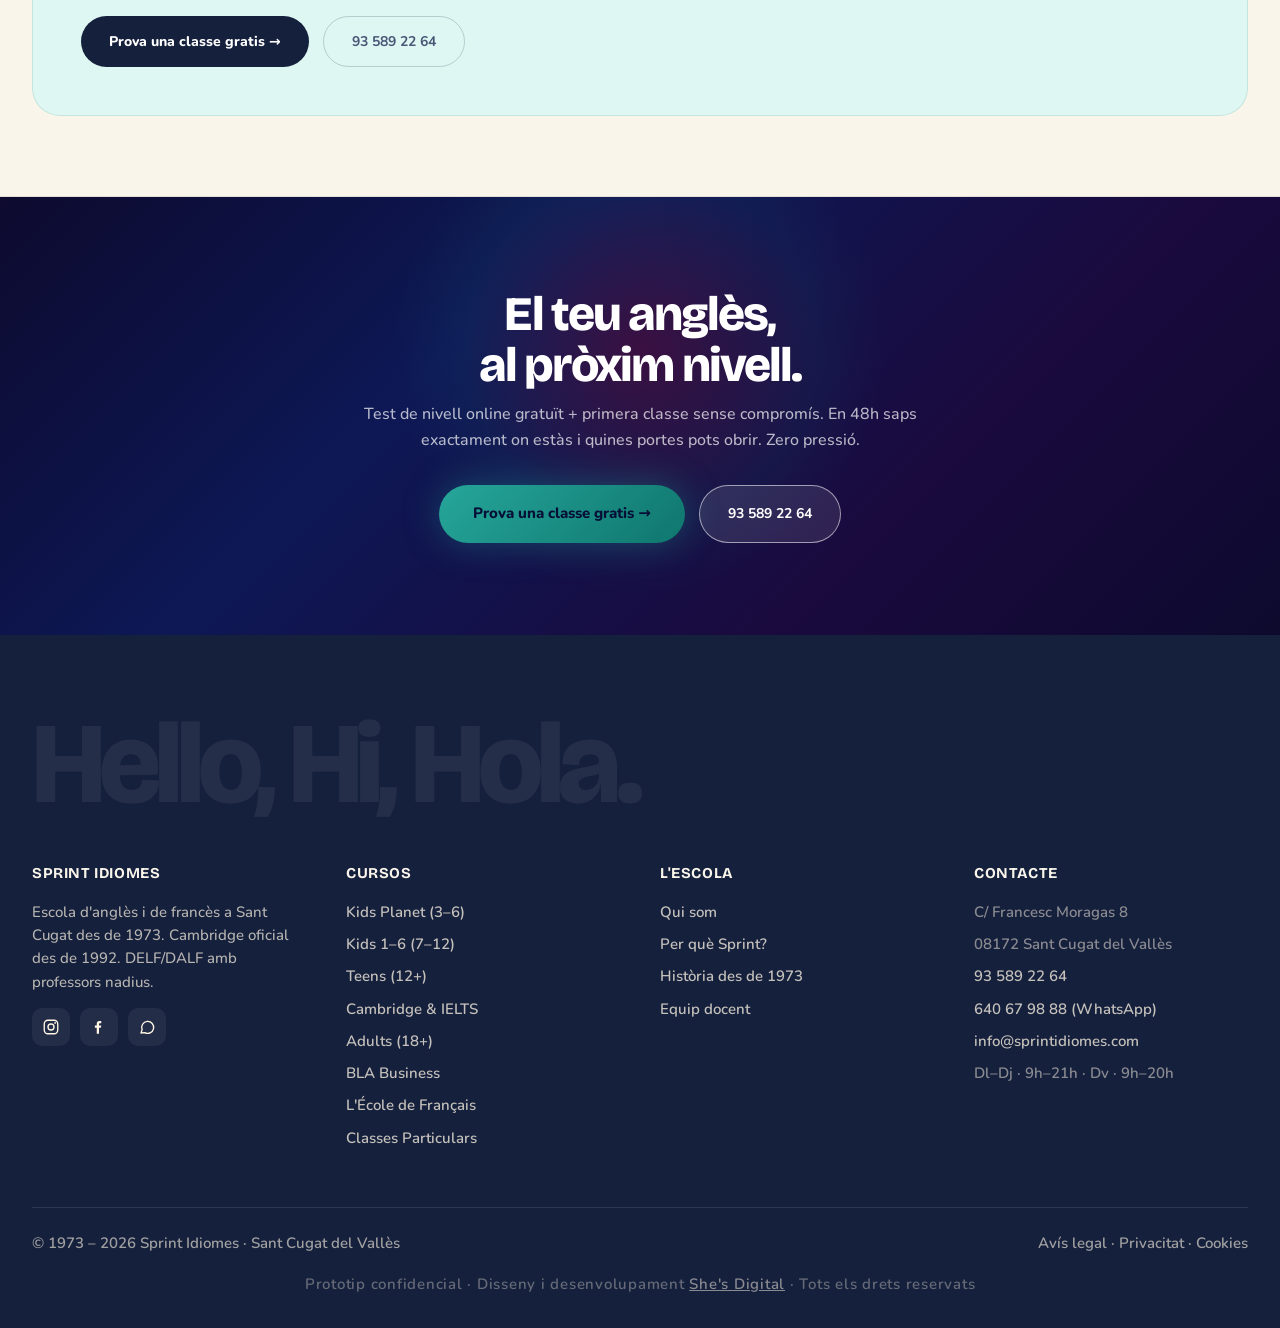
<file: teens.html>
<!doctype html>
<html lang="ca">
<head>
<meta charset="utf-8" />
<meta name="viewport" content="width=device-width,initial-scale=1" />
<title>Teens · Anglès 12–17 anys · Sprint Idiomes Sant Cugat</title>
<meta name="description" content="Anglès per a joves de 12 a 17 anys a Sant Cugat. Junior, Level 2, Level 3, Pre-First i preparació Cambridge First, Advanced i Proficiency. Sprint Idiomes des de 1973." />
<link rel="preconnect" href="https://fonts.googleapis.com">
<link rel="preconnect" href="https://fonts.gstatic.com" crossorigin>
<link href="https://fonts.googleapis.com/css2?family=Bricolage+Grotesque:opsz,wdth,wght@12..96,75..100,300..800&family=Nunito:wght@400;500;600;700;800&display=swap" rel="stylesheet">
<link rel="stylesheet" href="shared.css?v=6">
<style>
:root{
  --cream:#FAF5EA;--ink:#15203D;--ink-soft:#4A5878;--blue:#2547D9;--yellow:#FFB800;
  --teens:#26A69A;--teens-dark:#0F766E;--teens-soft:#DFF7F3;
  --line:rgba(21,32,61,.1);--line-strong:rgba(21,32,61,.2);
  --font-display:"Bricolage Grotesque",ui-sans-serif,system-ui,sans-serif;
  --font-body:"Nunito",ui-sans-serif,system-ui,sans-serif;
}
*{box-sizing:border-box;margin:0;padding:0}
html{scroll-behavior:smooth}
body{font-family:var(--font-body);background:var(--cream);color:var(--ink);line-height:1.55;font-size:16px;overflow-x:hidden;font-weight:500}
a{color:inherit;text-decoration:none}
button{font:inherit;cursor:pointer;border:none;background:none;color:inherit}

/* COURSE NAV */
.course-nav-link.active{color:var(--ink);border-bottom-color:var(--teens)}

/* SUBNAV */
.subnav-link.active{color:var(--ink);border-bottom-color:var(--yellow)}

.nivel-card:nth-child(1){background:#fff}
.nivel-card:nth-child(2){background:#fff}
.nivel-card:nth-child(3){background:#fff}
.nivel-card:nth-child(4){background:#fff}
.nivel-card:nth-child(1) .nc-cefr{background:rgba(38,166,154,.12);color:var(--teens);font-size:14px}
.nivel-card:nth-child(2) .nc-cefr{background:rgba(124,58,237,.12);color:#7C3AED;font-size:14px}
.nivel-card:nth-child(3) .nc-cefr{background:rgba(194,65,12,.12);color:#C2410C;font-size:14px}
.nivel-card:nth-child(4) .nc-cefr{background:rgba(162,28,175,.12);color:#A21CAF;font-size:14px}
.nivel-card:nth-child(1):hover{border-color:rgba(38,166,154,.35);box-shadow:0 20px 44px rgba(21,32,61,.1)}
.nivel-card:nth-child(2):hover{border-color:rgba(124,58,237,.35);box-shadow:0 20px 44px rgba(21,32,61,.1)}
.nivel-card:nth-child(3):hover{border-color:rgba(194,65,12,.35);box-shadow:0 20px 44px rgba(21,32,61,.1)}
.nivel-card:nth-child(4):hover{border-color:rgba(162,28,175,.35);box-shadow:0 20px 44px rgba(21,32,61,.1)}

/* HERO */
.hero{
  background:linear-gradient(180deg,var(--teens-soft) 0%,var(--cream) 100%);
  border-bottom:1px solid var(--line);
  padding:72px 32px 64px;position:relative;overflow:hidden;
}
.breadcrumb{font-size:13px;font-weight:600;color:var(--ink-soft);margin-bottom:24px;display:flex;align-items:center;gap:8px}
.breadcrumb a{color:var(--ink-soft);transition:color .2s}.breadcrumb a:hover{color:var(--ink)}
.eyebrow{display:inline-flex;align-items:center;gap:8px;font-size:var(--fs-label);font-weight:700;letter-spacing:.14em;text-transform:uppercase;color:var(--teens-dark);margin-bottom:16px}
.eyebrow-dot{width:8px;height:8px;border-radius:50%;background:var(--teens)}
h1{font-family:var(--font-display);font-size:var(--fs-h1);font-weight:800;letter-spacing:-0.03em;line-height:1.02;color:var(--ink);margin-bottom:22px}
h1 em{font-style:normal;color:var(--teens)}
.hero-sub{font-size:18px;color:var(--ink-soft);line-height:1.65;max-width:560px;margin-bottom:36px}
.hero-ctas{display:flex;gap:14px;flex-wrap:wrap;margin-top:32px}
.btn-teens{display:inline-flex;align-items:center;gap:10px;background:var(--teens);color:var(--ink);font-family:var(--font-body);font-size:15px;font-weight:800;border-radius:50px;padding:17px 34px;transition:transform .2s,box-shadow .2s;box-shadow:0 6px 24px rgba(38,166,154,.32)}
.btn-teens:hover{transform:translateY(-2px);box-shadow:0 10px 32px rgba(38,166,154,.42)}
.btn-outline{display:inline-flex;align-items:center;gap:10px;background:#fff;color:var(--ink);font-family:var(--font-body);font-size:15px;font-weight:700;border-radius:50px;padding:17px 34px;border:2px solid var(--line-strong);transition:border-color .2s,background .2s}
.btn-outline:hover{border-color:var(--ink);background:var(--cream)}

.hero-stats{display:flex;gap:14px;margin-top:46px;flex-wrap:wrap}
.hero-stat{background:#fff;border:1px solid rgba(15,118,110,.14);box-shadow:0 4px 16px rgba(15,118,110,.07);border-radius:16px;padding:14px 22px}
.hero-stat-num{font-family:var(--font-display);font-size:24px;font-weight:800;letter-spacing:-0.02em;color:var(--teens);line-height:1}
.hero-stat-label{font-size:12px;color:var(--ink-soft);margin-top:5px;font-weight:600}

/* SECTIONS */
.section{padding:80px 32px;border-bottom:1px solid var(--line)}
.section-lead{font-size:16px;color:var(--ink-soft);line-height:1.65;max-width:560px;margin-bottom:48px}

/* NIVELLS GRID */
.nivells-grid{display:grid;grid-template-columns:repeat(2,1fr);gap:20px;margin-bottom:32px}
.nivel-card{border-radius:22px;padding:28px;border:1px solid var(--line);background:#fff;position:relative;overflow:hidden;transition:border-color .25s,transform .25s,box-shadow .25s}
.nivel-card:hover{transform:translateY(-6px)}
.nc-top{display:flex;justify-content:space-between;align-items:center;margin-bottom:14px}
.nc-cefr{font-size:13px;font-weight:800;border-radius:20px;padding:6px 14px}
.nc-age{font-size:12px;font-weight:700;color:var(--ink-soft);background:var(--cream);border-radius:20px;padding:6px 12px}
.nc-name{font-family:var(--font-display);font-size:22px;font-weight:800;letter-spacing:-0.02em;margin-bottom:8px;color:var(--ink)}
.nc-desc{font-size:14px;color:var(--ink-soft);line-height:1.6;margin-bottom:16px}
.nc-pills{display:flex;flex-wrap:wrap;gap:6px}
.nc-pills span{font-size:var(--fs-label);font-weight:700;padding:4px 10px;border-radius:20px;background:var(--cream);color:var(--ink-soft);border:none}

/* METODOLOGIA */
.metodo-grid{display:grid;grid-template-columns:repeat(4,1fr);gap:16px}
.metodo-card{padding:32px;border-radius:22px;border:1px solid var(--line);border-top:3px solid;background:#fff;transition:transform .25s,box-shadow .25s}
.metodo-card:hover{transform:translateY(-5px);box-shadow:0 20px 44px rgba(21,32,61,.08)}

.metodo-card:nth-child(1){border-top-color:var(--teens)}
.metodo-card:nth-child(2){border-top-color:#7C3AED}
.metodo-card:nth-child(3){border-top-color:#A21CAF}
.metodo-card:nth-child(4){border-top-color:#16A34A}

.metodo-num{font-family:var(--font-display);font-size:72px;font-weight:900;letter-spacing:-0.06em;color:rgba(21,32,61,.08);line-height:1;margin-bottom:18px}
.metodo-title{font-weight:800;font-size:16px;margin-bottom:8px;color:var(--ink)}
.metodo-text{font-size:14px;color:var(--ink-soft);line-height:1.6}

/* HORARIS */
.horaris-wrap{background:var(--teens-soft);border-radius:28px;padding:48px;color:var(--ink);border:1px solid rgba(15,118,110,.14)}
.horaris-title{font-family:var(--font-display);font-size:26px;font-weight:800;letter-spacing:-0.03em;color:var(--ink);margin-bottom:6px}
.horaris-sub{font-size:14px;color:var(--ink-soft);margin-bottom:32px}
.horaris-table-wrap{overflow-x:auto}
.horaris-table{width:100%;border-collapse:collapse;min-width:560px}
.horaris-table th{font-size:var(--fs-label);font-weight:700;letter-spacing:.1em;text-transform:uppercase;color:var(--ink-soft);padding:0 16px 14px;text-align:left}
.horaris-table td{padding:14px 16px;font-size:14px;font-weight:600;color:var(--ink);border-top:1px solid rgba(15,118,110,.14);vertical-align:middle}
.nivel-name{font-weight:800;color:var(--ink);font-size:14px}
.hora-pill{display:inline-flex;align-items:center;background:#fff;color:var(--teens-dark);border-radius:20px;padding:6px 14px;font-size:12px;font-weight:700;white-space:nowrap}
.horaris-note{margin-top:20px;font-size:13px;color:var(--ink-soft);display:flex;align-items:center;gap:8px}
.horaris-cta{margin-top:24px;display:flex;gap:14px;flex-wrap:wrap}
.btn-white{display:inline-flex;align-items:center;gap:8px;background:var(--ink);color:#fff;font-family:var(--font-body);font-size:14px;font-weight:800;border-radius:50px;padding:14px 28px;transition:transform .15s,box-shadow .2s}
.btn-white:hover{transform:translateY(-2px);box-shadow:0 8px 20px rgba(21,32,61,.25)}
.btn-ghost-white{display:inline-flex;align-items:center;gap:8px;background:transparent;color:var(--ink-soft);font-family:var(--font-body);font-size:14px;font-weight:700;border-radius:50px;padding:14px 28px;border:1px solid var(--line-strong);transition:border-color .2s,color .2s}
.btn-ghost-white:hover{border-color:var(--ink);color:var(--ink)}

/* dins la banda fosca final, els botons blancs/ghost recuperen l'estil fosc original */
.cta-band .btn-white{background:linear-gradient(135deg,#26A69A,#0F766E);color:#060F36}
.cta-band .btn-white:hover{box-shadow:0 0 40px rgba(38,166,154,.4)}
.cta-band .btn-ghost-white{color:#fff;background:rgba(255,255,255,.1);border-color:rgba(255,255,255,.55)}
.cta-band .btn-ghost-white:hover{color:#fff;border-color:rgba(255,255,255,.85);background:rgba(255,255,255,.18)}

/* CTA BAND */
.cta-band{background:linear-gradient(135deg,#0D0A2E 0%,#0D1855 35%,#1A0A3E 70%,#0D0A2E 100%);padding:92px 40px;text-align:center;position:relative;overflow:hidden}

.cta-band::before{
  content:"";position:absolute;
  width:500px;height:500px;
  background:radial-gradient(circle,rgba(225,0,15,.2) 0%,rgba(38,166,154,.06) 50%,transparent 70%);
  top:-100px;left:50%;transform:translateX(-50%);
  pointer-events:none;border-radius:50%;
}

.cta-band-inner{max-width:580px;margin:0 auto;position:relative;z-index:1}
.cta-band p{font-size:16px;color:rgba(255,255,255,.7);line-height:1.6;margin-bottom:32px}
.cta-band-btns{display:flex;justify-content:center;gap:14px;flex-wrap:wrap}
.cta-band .btn-white{background:linear-gradient(135deg,#26A69A,#0F766E);color:#060F36;box-shadow:0 0 36px rgba(38,166,154,.35);border-radius:50px;padding:17px 34px;font-size:15px;font-weight:800}
.cta-band .btn-white:hover{transform:translateY(-3px) scale(1.03);box-shadow:0 0 56px rgba(38,166,154,.5)}
.cta-band .btn-ghost-white{border:1.5px solid rgba(255,255,255,.55);color:#fff;background:rgba(255,255,255,.1)}


@media(max-width:960px){
  .hero{padding:48px 22px 40px}
  .section{padding:56px 22px}
  .nivells-grid{grid-template-columns:1fr}
  .metodo-grid{grid-template-columns:1fr 1fr}
  .horaris-wrap{padding:32px 22px;border-radius:16px}
  .cta-band{padding:56px 22px}
}
@media(max-width:540px){
  .metodo-grid{grid-template-columns:1fr}
}
</style>

  <!-- SEO: Open Graph -->
  <meta property="og:type" content="website">
  <meta property="og:locale" content="ca_ES">
  <meta property="og:site_name" content="Sprint Idiomes">
  <meta property="og:url" content="https://www.sprintidiomes.com/teens/">
  <meta property="og:title" content="Teens 12–17 anys · Anglès per a Joves · Sprint Idiomes Sant Cugat">
  <meta property="og:description" content="Anglès per a joves de 12 a 17 anys a Sant Cugat. Preparació B1, B2, First Certificate i accés a Cambridge. Professors nadius especialitzats en adolescents.">
  <meta property="og:image" content="https://www.sprintidiomes.com/assets/images/og-sprint-idiomes.jpg">
  <meta property="og:image:width" content="1200">
  <meta property="og:image:height" content="630">
  <!-- SEO: Twitter Card -->
  <meta name="twitter:card" content="summary_large_image">
  <meta name="twitter:title" content="Teens 12–17 anys · Anglès per a Joves · Sprint Idiomes Sant Cugat">
  <meta name="twitter:description" content="Anglès 12-17 anys a Sant Cugat. B1, B2, First Certificate, professors nadius.">
  <meta name="twitter:image" content="https://www.sprintidiomes.com/assets/images/og-sprint-idiomes.jpg">
  <!-- SEO: Canonical -->
  <link rel="canonical" href="https://www.sprintidiomes.com/teens/">
  <!-- SEO: Robots -->
  <meta name="robots" content="index, follow">
  <!-- SEO: Schema.org JSON-LD -->
  <script type="application/ld+json">
{
  "@context": "https://schema.org",
  "@graph": [
    {
      "@type": "Course",
      "name": "Teens — Anglès per a Joves de 12 a 17 anys",
      "description": "Anglès per a joves de 12 a 17 anys a Sant Cugat del Vallès. Preparació B1 i B2, accés a First Certificate, professors nadius especialitzats en adolescents.",
      "url": "https://www.sprintidiomes.com/teens/",
      "provider": {
        "@id": "https://www.sprintidiomes.com/#school"
      },
      "educationalLevel": "B1 to B2",
      "audience": {
        "@type": "EducationalAudience",
        "audienceType": "Teenagers (12-17 years)"
      },
      "hasCourseInstance": {
        "@type": "CourseInstance",
        "courseMode": "onsite"
      }
    },
    {
      "@type": "BreadcrumbList",
      "itemListElement": [
        {
          "@type": "ListItem",
          "position": 1,
          "name": "Inici",
          "item": "https://www.sprintidiomes.com/"
        },
        {
          "@type": "ListItem",
          "position": 2,
          "name": "Cursos",
          "item": "https://www.sprintidiomes.com/cursos/"
        },
        {
          "@type": "ListItem",
          "position": 3,
          "name": "Teens 12–17"
        }
      ]
    }
  ]
}
  </script>
</head>
<body>
<script src="nav.js?v=18"></script>

<!-- HERO -->
<section class="hero">
  <div class="hero-inner">
    <div class="breadcrumb">
      <a href="index.html">Home</a><span>›</span>
      <a href="cursos.html">Cursos</a><span>›</span>
      <span style="color:var(--ink);font-weight:700;opacity:1">Teens</span>
    </div>
    <div class="eyebrow"><span class="eyebrow-dot"></span>12 – 17 anys</div>
    <h1>L'anglès que<br>t'obre <em>portes</em>.</h1>
    <p class="hero-sub">4 nivells pensats per a tu. Professors que t'entenen, un mètode que et motiva i la preparació Cambridge que et pot obrir qualsevol porta.</p>
    <div class="hero-stats">
      <div class="hero-stat"><div class="hero-stat-num">4</div><div class="hero-stat-label">nivells progressius</div></div>
      <div class="hero-stat"><div class="hero-stat-num">Màx. 12</div><div class="hero-stat-label">alumnes per grup</div></div>
      <div class="hero-stat"><div class="hero-stat-num">Cambridge</div><div class="hero-stat-label">oficial des de 1992</div></div>
      <div class="hero-stat"><div class="hero-stat-num">Des de 1973</div><div class="hero-stat-label">50 anys d'experiència</div></div>
    </div>
    <div class="hero-ctas">
      <a href="#horaris" class="btn-teens">Veure horaris →</a>
    </div>
  </div>
</section>

<!-- NIVELLS -->
<section class="section" id="nivells">
  <div class="section-inner">
    <div class="section-label" style="color:var(--teens-dark)"><span class="section-label-dot" style="background:var(--teens)"></span>Nivells Teens</div>
    <h2>4 nivells, un <em style="color:var(--teens);font-style:normal">camí clar</em>.</h2>
    <p class="section-lead">De Junior a Pre-First. Cada nivell construeix sobre l'anterior fins a deixar-te llest per superar els exàmens Cambridge amb confiança.</p>
    <div class="nivells-grid">

      <div class="nivel-card">
        <div class="nc-top"><span class="nc-cefr">A2–B1</span><span class="nc-age">12–13 anys</span></div>
        <div class="nc-name">Junior</div>
        <p class="nc-desc">Primer nivell Teens. Consolidació de les bases gramaticals i comunicatives. Vocabulari actiu en contextos propers als joves: vida quotidiana, aficions, tecnologia i relacions socials.</p>
        <div class="nc-pills"><span>A2–B1</span><span>90 min</span><span>Màx. 12</span></div>
      </div>

      <div class="nivel-card">
        <div class="nc-top"><span class="nc-cefr">B1</span><span class="nc-age">13–14 anys</span></div>
        <div class="nc-name">Level 2</div>
        <p class="nc-desc">Consolidació B1. Comprensió lectora i expressió oral en situacions reals. Gramàtica en context, redacció guiada i conversa activa sobre temes d'actualitat.</p>
        <div class="nc-pills"><span>B1</span><span>90 min</span><span>Màx. 12</span></div>
      </div>

      <div class="nivel-card">
        <div class="nc-top"><span class="nc-cefr">B1–B2</span><span class="nc-age">14–15 anys</span></div>
        <div class="nc-name">Level 3</div>
        <p class="nc-desc">Transició cap al B2. Textos més llargs i complexos, producció escrita autònoma i debat oral. Inici de la preparació per al Cambridge B2 First.</p>
        <div class="nc-pills"><span>B1–B2</span><span>90 min</span><span>B2 First prep</span><span>Màx. 12</span></div>
      </div>

      <div class="nivel-card">
        <div class="nc-top"><span class="nc-cefr">B2</span><span class="nc-age">15–17 anys</span></div>
        <div class="nc-name">Pre-First</div>
        <p class="nc-desc">Preparació intensiva per al Cambridge B2 First Certificate. Totes les competències de l'examen: Reading, Writing, Listening, Speaking i Use of English.</p>
        <div class="nc-pills"><span>B2</span><span>90–120 min</span><span>FCE prep</span><span>Màx. 12</span></div>
      </div>

    </div>
    <p style="font-size:14px;color:var(--ink-soft);text-align:center">
      Quan acabes els Teens, el pas natural és la <a href="cambridge.html" style="color:var(--teens);font-weight:700;text-decoration:underline">preparació Cambridge oficial →</a>
    </p>
  </div>
</section>

<!-- METODOLOGIA -->
<section class="section" id="metode">
  <div class="section-inner">
    <div class="section-label" style="color:var(--teens-dark)"><span class="section-label-dot" style="background:var(--teens)"></span>El nostre mètode</div>
    <h2>Fet <em style="color:var(--teens);font-style:normal">per a tu</em>.</h2>
    <p class="section-lead">Tu aprens diferent. El nostre mètode ho sap i dissenya cada classe per mantenir-te actiu, involucrat i amb ganes de tornar.</p>
    <div class="metodo-grid">
      <div class="metodo-card">
        <div class="metodo-num">01</div>
        <div class="metodo-title">Professors que et pillen</div>
        <p class="metodo-text">No tots els professors saben com parlar amb un teen. Els nostres sí: formats per mantenir la teva atenció i motivació dels 12 als 17 anys.</p>
      </div>
      <div class="metodo-card">
        <div class="metodo-num">02</div>
        <div class="metodo-title">Temes que et mouen</div>
        <p class="metodo-text">Xarxes socials, música, cinema, esports, videojocs i debats d'actualitat. L'anglès entra quan el tema et mou. No hi ha excuses per no parlar.</p>
      </div>
      <div class="metodo-card">
        <div class="metodo-num">03</div>
        <div class="metodo-title">El teu grup, la teva zona</div>
        <p class="metodo-text">Màxim 12 alumnes. Els mateixos companys any rere any: un ambient on t'atreveixes a parlar sense por a quedar malament.</p>
      </div>
      <div class="metodo-card">
        <div class="metodo-num">04</div>
        <div class="metodo-title">Cambridge? Part del pla des del dia 1</div>
        <p class="metodo-text">El Cambridge no és un plus: és part del camí. La preparació s'integra des del primer dia, sense classes extra ni l'estrès d'última hora.</p>
      </div>
    </div>
  </div>
</section>

<!-- HORARIS -->
<section class="section" id="horaris">
  <div class="section-inner">
    <div class="section-label" style="color:var(--teens-dark)"><span class="section-label-dot" style="background:var(--teens)"></span>Horaris</div>
    <h2>Horaris.</h2>
    <p class="section-lead">De dilluns a divendres, a la tarda. Tria l'horari que et va millor.</p>
    <div class="horaris-wrap">
      <div class="horaris-title">Teens · Horaris setmanals</div>
      <div class="horaris-sub">Dl–Dv · Francesc Moragas 4 i 8, Sant Cugat</div>
      <div class="horaris-table-wrap">
      <table class="horaris-table">
        <thead>
          <tr><th>Nivell</th><th>Dl / Dc</th><th>Dt / Dj</th><th>Divendres</th></tr>
        </thead>
        <tbody>
          <tr>
            <td><span class="nivel-name">Junior</span></td>
            <td><span class="hora-pill">16:15–17:30</span></td>
            <td><span class="hora-pill">18:15–19:30</span></td>
            <td><span class="hora-pill">17:30–19:30</span></td>
          </tr>
          <tr>
            <td><span class="nivel-name">Level 2</span></td>
            <td>
              <div style="display:flex;flex-direction:column;gap:4px;align-items:flex-start">
                <span class="hora-pill">16:15–17:30</span>
                <span class="hora-pill">18:30–20:00</span>
              </div>
            </td>
            <td>
              <div style="display:flex;flex-direction:column;gap:4px;align-items:flex-start">
                <span class="hora-pill">16:00–17:15</span>
                <span class="hora-pill">17:45–19:15</span>
              </div>
            </td>
            <td><span class="hora-pill">18:00–20:00</span></td>
          </tr>
          <tr>
            <td><span class="nivel-name">Level 3 – Pre First</span></td>
            <td>
              <div style="display:flex;flex-direction:column;gap:4px;align-items:flex-start">
                <span class="hora-pill">16:00–17:30</span>
                <span class="hora-pill">18:30–20:00</span>
              </div>
            </td>
            <td>
              <div style="display:flex;flex-direction:column;gap:4px;align-items:flex-start">
                <span class="hora-pill">15:45–17:15</span>
                <span class="hora-pill">17:45–19:15</span>
              </div>
            </td>
            <td><span class="hora-pill">17:30–20:00</span></td>
          </tr>
        </tbody>
      </table>
      </div>
      <p class="horaris-note">
        <svg width="14" height="14" viewBox="0 0 14 14" fill="none"><circle cx="7" cy="7" r="6" stroke="rgba(21,32,61,.35)" stroke-width="1.2"/><path d="M7 5v3M7 9.5v.5" stroke="rgba(21,32,61,.35)" stroke-width="1.2" stroke-linecap="round"/></svg>
        Els horaris poden variar. Contacta'ns per confirmar disponibilitat i nivell adequat per al teu fill.
      </p>
      <div class="horaris-cta">
        <a href="index.html#contacte" class="btn-white">Prova una classe gratis →</a>
        <a href="tel:+34935892264" class="btn-ghost-white">93 589 22 64</a>
      </div>
    </div>
  </div>
</section>

<!-- CTA -->
<section class="cta-band" id="contacte">
  <div class="cta-band-inner">
    <h2>El teu anglès,<br>al pròxim nivell.</h2>
    <p>Test de nivell online gratuït + primera classe sense compromís. En 48h saps exactament on estàs i quines portes pots obrir. Zero pressió.</p>
    <div class="cta-band-btns">
      <a href="index.html#contacte" class="btn-white">Prova una classe gratis →</a>
      <a href="tel:+34935892264" class="btn-ghost-white">93 589 22 64</a>
    </div>
  </div>
</section>

</body>
</html>
</file>
<file: shared.css>
/* ==========================================================================
   SPRINT IDIOMES — shared.css
   Reglas comunes a les pagines interiors (cursos, qui-som, cursos.html).
   index.html NO l'usa (te la seva propia estructura de campanya).
   Es carrega al <head> ABANS de l'<style> propi de cada pagina:
   <link rel="stylesheet" href="shared.css">
   ========================================================================== */

/* ---------- DESIGN TOKENS ---------- */
:root{
  --cream:#FAF5EA;
  --ink:#15203D;
  --ink-soft:#4A5878;
  --blue:#2547D9;
  --yellow:#FFB800;
  --line:rgba(21,32,61,.1);
  --line-strong:rgba(21,32,61,.2);
  --font-display:"Bricolage Grotesque",ui-sans-serif,system-ui,sans-serif;
  --font-body:"Nunito",ui-sans-serif,system-ui,sans-serif;

  /* Tokens tipografics — escala real usada al lloc (no una escala generica).
     --fs-h1 nomes l'usen les pagines interiors (index.html te la seva propia,
     mes gran, per ser pagina de campanya). */
  --fs-label:12px;
  --fs-nav:12px;
  --fs-h2:clamp(28px,4vw,48px);
  --fs-h1:clamp(44px,6.4vw,76px);
}

/* ---------- RESET BASE ---------- */
*{box-sizing:border-box;margin:0;padding:0}
html{scroll-behavior:smooth}
img{max-width:100%;display:block}
a{color:inherit;text-decoration:none}
button{font:inherit;cursor:pointer;border:none;background:none;color:inherit}

/* ---------- FOCUS (teclat) ---------- */
:focus-visible{outline:2px solid var(--yellow);outline-offset:3px;border-radius:inherit}

/* ---------- ESCALA TIPOGRAFICA UNIFICADA ---------- */
/* Titol de seccio (h2 dins .section) i titol del banner CTA final:
   mateixa mida a totes les pagines interiors.
   qui-som.html NO s'inclou aqui (usa --fd en lloc de --font-display i
   necessita position:relative;z-index:1) — s'ajusta a part, sense tocar. */
.section h2,
.cta-band h2,
.curs-head h2{
  font-family:var(--font-display);
  font-size:var(--fs-h2);
  font-weight:800;letter-spacing:-0.04em;line-height:1.05;
  color:var(--ink);margin-bottom:12px;
}
.cta-band h2{color:#fff}

/* Etiqueta petita en majuscules sobre cada titol de seccio.
   Abans estava a 11px en diverses pagines — minim llegible: 12px.
   El color (var(--camb), var(--kp)...) es queda declarat a cada pagina,
   perque no totes usen el seu color de marca principal aqui. */
.section-label{
  font-size:var(--fs-label);font-weight:700;letter-spacing:.14em;text-transform:uppercase;
  margin-bottom:12px;
  display:flex;align-items:center;gap:8px;
}
.section-label::before{content:'';width:24px;height:2px;border-radius:2px}
.section-label-dot{width:8px;height:8px;border-radius:50%}

/* ---------- LAYOUT DE SECCIO ---------- */
.section{
  padding:80px 32px;
  border-bottom:1px solid var(--line);
  scroll-margin-top:130px;
}
.section-inner{max-width:1480px;margin:0 auto}
.section-lead{font-size:17px;color:var(--ink-soft);line-height:1.6;max-width:580px;margin-bottom:48px}

/* ---------- SUBNAV (navegacio interna de la pagina, per ancores) ---------- */
.subnav-inner{
  max-width:1480px;margin:0 auto;
  padding:0 32px;
  display:flex;overflow-x:auto;scrollbar-width:none;
}
.subnav-inner::-webkit-scrollbar{display:none}
.subnav-link{
  display:inline-flex;align-items:center;gap:7px;
  padding:14px 22px;font-size:13.5px;font-weight:700;
  letter-spacing:.08em;text-transform:uppercase;
  color:var(--ink-soft);border-bottom:3px solid transparent;
  white-space:nowrap;flex-shrink:0;
  transition:color .2s,border-color .2s;text-decoration:none;
}
.subnav-link:hover{color:var(--ink)}
.subnav-link:first-child{margin-left:-22px}

/* ---------- COURSE-NAV (navegacio entre els 7 cursos) ---------- */
.course-nav{
  background:#fff;
  border-bottom:1px solid var(--line);
  position:sticky;top:78px;z-index:91;
}
.course-nav-inner{
  max-width:1480px;margin:0 auto;padding:0 32px;
  display:flex;overflow-x:auto;scrollbar-width:none;
}
.course-nav-inner::-webkit-scrollbar{display:none}
.course-nav-link{
  display:inline-flex;align-items:center;gap:9px;
  padding:13px 22px;font-size:13.5px;font-weight:700;
  letter-spacing:.08em;text-transform:uppercase;
  color:var(--ink-soft);border-bottom:3px solid transparent;
  white-space:nowrap;flex-shrink:0;
  transition:color .2s,border-color .2s;text-decoration:none;
}
.course-nav-link:hover{color:var(--ink)}
.course-nav-link:first-child{margin-left:-22px}
.course-nav-dot{
  width:11px;height:11px;border-radius:50%;flex-shrink:0;
  border:1.5px solid var(--ink);
}
@media(max-width:960px){.course-nav-inner{padding:0 22px}.subnav-inner{padding:0 22px}}

/* ---------- HERO / CTA-BAND (peces comunes) ---------- */
.hero-inner{max-width:1480px;margin:0 auto;position:relative;z-index:1}
.hero-stats{display:flex;gap:12px;flex-wrap:wrap;margin-bottom:40px}
.lc-top{display:flex;align-items:flex-start;justify-content:space-between;gap:8px}
.cta-band-inner{max-width:620px;margin:0 auto;position:relative;z-index:1}
.cta-btns{display:flex;justify-content:center;gap:14px;flex-wrap:wrap}
.btn-ghost-white{
  display:inline-flex;align-items:center;gap:10px;
  color:#fff;background:rgba(255,255,255,.1);
  font-family:var(--font-body);font-size:15px;font-weight:700;
  border-radius:50px;padding:16px 28px;
  border:1.5px solid rgba(255,255,255,.55);
  transition:border-color .2s,color .2s,background .2s;text-decoration:none;
}

/* ---------- TAULA D'HORARIS ---------- */
.horaris-table th:first-child{padding-left:0}
.horaris-table td:first-child{padding-left:0}

/* ---------- BREADCRUMB ---------- */
.breadcrumb span{opacity:.4}
</file>
